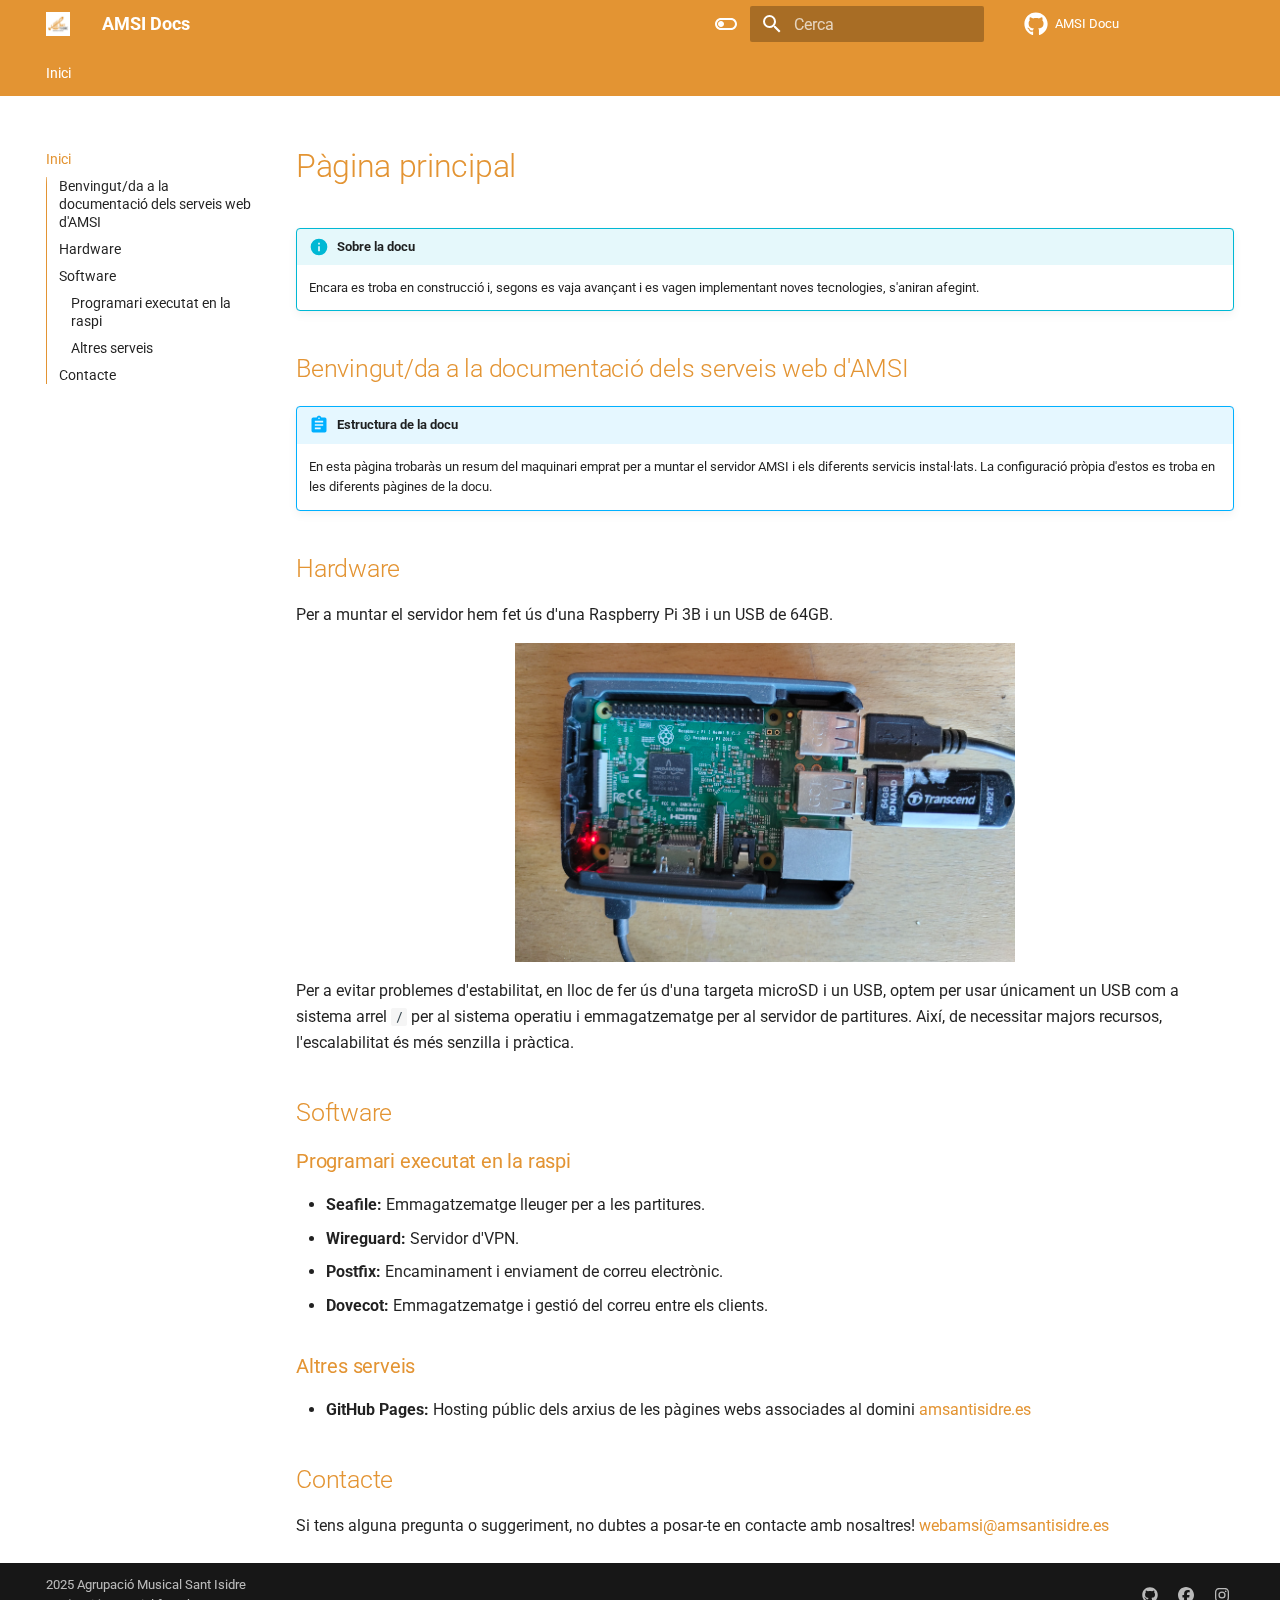
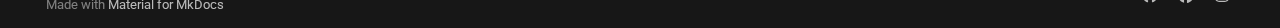
<file: index.html>
<!doctype html>
<html lang="ca" class="no-js">
  <head>
    
      <meta charset="utf-8">
      <meta name="viewport" content="width=device-width,initial-scale=1">
      
      
      
      
      
      
      <link rel="icon" href="assets/favicon.png">
      <meta name="generator" content="mkdocs-1.6.1, mkdocs-material-9.6.17">
    
    
      
        <title>AMSI Docs</title>
      
    
    
      <link rel="stylesheet" href="assets/stylesheets/main.7e37652d.min.css">
      
        
        <link rel="stylesheet" href="assets/stylesheets/palette.06af60db.min.css">
      
      


    
    
      
    
    
      
        
        
        <link rel="preconnect" href="https://fonts.gstatic.com" crossorigin>
        <link rel="stylesheet" href="https://fonts.googleapis.com/css?family=Roboto:300,300i,400,400i,700,700i%7CRoboto+Mono:400,400i,700,700i&display=fallback">
        <style>:root{--md-text-font:"Roboto";--md-code-font:"Roboto Mono"}</style>
      
    
    
      <link rel="stylesheet" href="stylesheets/extra.css">
    
    <script>__md_scope=new URL(".",location),__md_hash=e=>[...e].reduce(((e,_)=>(e<<5)-e+_.charCodeAt(0)),0),__md_get=(e,_=localStorage,t=__md_scope)=>JSON.parse(_.getItem(t.pathname+"."+e)),__md_set=(e,_,t=localStorage,a=__md_scope)=>{try{t.setItem(a.pathname+"."+e,JSON.stringify(_))}catch(e){}}</script>
    
      

    
    
    
   <link href="assets/stylesheets/glightbox.min.css" rel="stylesheet"/><style>
    html.glightbox-open { overflow: initial; height: 100%; }
    .gslide-title { margin-top: 0px; user-select: text; }
    .gslide-desc { color: #666; user-select: text; }
    .gslide-image img { background: white; }
    .gscrollbar-fixer { padding-right: 15px; }
    .gdesc-inner { font-size: 0.75rem; }
    body[data-md-color-scheme="slate"] .gdesc-inner { background: var(--md-default-bg-color);}
    body[data-md-color-scheme="slate"] .gslide-title { color: var(--md-default-fg-color);}
    body[data-md-color-scheme="slate"] .gslide-desc { color: var(--md-default-fg-color);}</style> <script src="assets/javascripts/glightbox.min.js"></script></head>
  
  
    
    
      
    
    
    
    
    <body dir="ltr" data-md-color-scheme="default" data-md-color-primary="custom" data-md-color-accent="custom">
  
    
    <input class="md-toggle" data-md-toggle="drawer" type="checkbox" id="__drawer" autocomplete="off">
    <input class="md-toggle" data-md-toggle="search" type="checkbox" id="__search" autocomplete="off">
    <label class="md-overlay" for="__drawer"></label>
    <div data-md-component="skip">
      
        
        <a href="#pagina-principal" class="md-skip">
          Salta el contingut
        </a>
      
    </div>
    <div data-md-component="announce">
      
    </div>
    
    
      

<header class="md-header" data-md-component="header">
  <nav class="md-header__inner md-grid" aria-label="Capçalera">
    <a href="." title="AMSI Docs" class="md-header__button md-logo" aria-label="AMSI Docs" data-md-component="logo">
      
  <img src="assets/logo.jpg" alt="logo">

    </a>
    <label class="md-header__button md-icon" for="__drawer">
      
      <svg xmlns="http://www.w3.org/2000/svg" viewBox="0 0 24 24"><path d="M3 6h18v2H3zm0 5h18v2H3zm0 5h18v2H3z"/></svg>
    </label>
    <div class="md-header__title" data-md-component="header-title">
      <div class="md-header__ellipsis">
        <div class="md-header__topic">
          <span class="md-ellipsis">
            AMSI Docs
          </span>
        </div>
        <div class="md-header__topic" data-md-component="header-topic">
          <span class="md-ellipsis">
            
              Inici
            
          </span>
        </div>
      </div>
    </div>
    
      
        <form class="md-header__option" data-md-component="palette">
  
    
    
    
    <input class="md-option" data-md-color-media="" data-md-color-scheme="default" data-md-color-primary="custom" data-md-color-accent="custom"  aria-label="Canvia a mode fosc"  type="radio" name="__palette" id="__palette_0">
    
      <label class="md-header__button md-icon" title="Canvia a mode fosc" for="__palette_1" hidden>
        <svg xmlns="http://www.w3.org/2000/svg" viewBox="0 0 24 24"><path d="M17 6H7c-3.31 0-6 2.69-6 6s2.69 6 6 6h10c3.31 0 6-2.69 6-6s-2.69-6-6-6m0 10H7c-2.21 0-4-1.79-4-4s1.79-4 4-4h10c2.21 0 4 1.79 4 4s-1.79 4-4 4M7 9c-1.66 0-3 1.34-3 3s1.34 3 3 3 3-1.34 3-3-1.34-3-3-3"/></svg>
      </label>
    
  
    
    
    
    <input class="md-option" data-md-color-media="" data-md-color-scheme="slate" data-md-color-primary="custom" data-md-color-accent="custom"  aria-label="Canvia a mode clar"  type="radio" name="__palette" id="__palette_1">
    
      <label class="md-header__button md-icon" title="Canvia a mode clar" for="__palette_0" hidden>
        <svg xmlns="http://www.w3.org/2000/svg" viewBox="0 0 24 24"><path d="M17 7H7a5 5 0 0 0-5 5 5 5 0 0 0 5 5h10a5 5 0 0 0 5-5 5 5 0 0 0-5-5m0 8a3 3 0 0 1-3-3 3 3 0 0 1 3-3 3 3 0 0 1 3 3 3 3 0 0 1-3 3"/></svg>
      </label>
    
  
</form>
      
    
    
      <script>var palette=__md_get("__palette");if(palette&&palette.color){if("(prefers-color-scheme)"===palette.color.media){var media=matchMedia("(prefers-color-scheme: light)"),input=document.querySelector(media.matches?"[data-md-color-media='(prefers-color-scheme: light)']":"[data-md-color-media='(prefers-color-scheme: dark)']");palette.color.media=input.getAttribute("data-md-color-media"),palette.color.scheme=input.getAttribute("data-md-color-scheme"),palette.color.primary=input.getAttribute("data-md-color-primary"),palette.color.accent=input.getAttribute("data-md-color-accent")}for(var[key,value]of Object.entries(palette.color))document.body.setAttribute("data-md-color-"+key,value)}</script>
    
    
    
      
      
        <label class="md-header__button md-icon" for="__search">
          
          <svg xmlns="http://www.w3.org/2000/svg" viewBox="0 0 24 24"><path d="M9.5 3A6.5 6.5 0 0 1 16 9.5c0 1.61-.59 3.09-1.56 4.23l.27.27h.79l5 5-1.5 1.5-5-5v-.79l-.27-.27A6.52 6.52 0 0 1 9.5 16 6.5 6.5 0 0 1 3 9.5 6.5 6.5 0 0 1 9.5 3m0 2C7 5 5 7 5 9.5S7 14 9.5 14 14 12 14 9.5 12 5 9.5 5"/></svg>
        </label>
        <div class="md-search" data-md-component="search" role="dialog">
  <label class="md-search__overlay" for="__search"></label>
  <div class="md-search__inner" role="search">
    <form class="md-search__form" name="search">
      <input type="text" class="md-search__input" name="query" aria-label="Cerca" placeholder="Cerca" autocapitalize="off" autocorrect="off" autocomplete="off" spellcheck="false" data-md-component="search-query" required>
      <label class="md-search__icon md-icon" for="__search">
        
        <svg xmlns="http://www.w3.org/2000/svg" viewBox="0 0 24 24"><path d="M9.5 3A6.5 6.5 0 0 1 16 9.5c0 1.61-.59 3.09-1.56 4.23l.27.27h.79l5 5-1.5 1.5-5-5v-.79l-.27-.27A6.52 6.52 0 0 1 9.5 16 6.5 6.5 0 0 1 3 9.5 6.5 6.5 0 0 1 9.5 3m0 2C7 5 5 7 5 9.5S7 14 9.5 14 14 12 14 9.5 12 5 9.5 5"/></svg>
        
        <svg xmlns="http://www.w3.org/2000/svg" viewBox="0 0 24 24"><path d="M20 11v2H8l5.5 5.5-1.42 1.42L4.16 12l7.92-7.92L13.5 5.5 8 11z"/></svg>
      </label>
      <nav class="md-search__options" aria-label="Cerca">
        
        <button type="reset" class="md-search__icon md-icon" title="Neteja" aria-label="Neteja" tabindex="-1">
          
          <svg xmlns="http://www.w3.org/2000/svg" viewBox="0 0 24 24"><path d="M19 6.41 17.59 5 12 10.59 6.41 5 5 6.41 10.59 12 5 17.59 6.41 19 12 13.41 17.59 19 19 17.59 13.41 12z"/></svg>
        </button>
      </nav>
      
        <div class="md-search__suggest" data-md-component="search-suggest"></div>
      
    </form>
    <div class="md-search__output">
      <div class="md-search__scrollwrap" tabindex="0" data-md-scrollfix>
        <div class="md-search-result" data-md-component="search-result">
          <div class="md-search-result__meta">
            Inicialitzant cerca
          </div>
          <ol class="md-search-result__list" role="presentation"></ol>
        </div>
      </div>
    </div>
  </div>
</div>
      
    
    
      <div class="md-header__source">
        <a href="https://github.com/amsi-dev/docu" title="Ves al repositori" class="md-source" data-md-component="source">
  <div class="md-source__icon md-icon">
    
    <svg xmlns="http://www.w3.org/2000/svg" viewBox="0 0 512 512"><!--! Font Awesome Free 7.0.0 by @fontawesome - https://fontawesome.com License - https://fontawesome.com/license/free (Icons: CC BY 4.0, Fonts: SIL OFL 1.1, Code: MIT License) Copyright 2025 Fonticons, Inc.--><path fill="currentColor" d="M173.9 397.4c0 2-2.3 3.6-5.2 3.6-3.3.3-5.6-1.3-5.6-3.6 0-2 2.3-3.6 5.2-3.6 3-.3 5.6 1.3 5.6 3.6m-31.1-4.5c-.7 2 1.3 4.3 4.3 4.9 2.6 1 5.6 0 6.2-2s-1.3-4.3-4.3-5.2c-2.6-.7-5.5.3-6.2 2.3m44.2-1.7c-2.9.7-4.9 2.6-4.6 4.9.3 2 2.9 3.3 5.9 2.6 2.9-.7 4.9-2.6 4.6-4.6-.3-1.9-3-3.2-5.9-2.9M252.8 8C114.1 8 8 113.3 8 252c0 110.9 69.8 205.8 169.5 239.2 12.8 2.3 17.3-5.6 17.3-12.1 0-6.2-.3-40.4-.3-61.4 0 0-70 15-84.7-29.8 0 0-11.4-29.1-27.8-36.6 0 0-22.9-15.7 1.6-15.4 0 0 24.9 2 38.6 25.8 21.9 38.6 58.6 27.5 72.9 20.9 2.3-16 8.8-27.1 16-33.7-55.9-6.2-112.3-14.3-112.3-110.5 0-27.5 7.6-41.3 23.6-58.9-2.6-6.5-11.1-33.3 2.6-67.9 20.9-6.5 69 27 69 27 20-5.6 41.5-8.5 62.8-8.5s42.8 2.9 62.8 8.5c0 0 48.1-33.6 69-27 13.7 34.7 5.2 61.4 2.6 67.9 16 17.7 25.8 31.5 25.8 58.9 0 96.5-58.9 104.2-114.8 110.5 9.2 7.9 17 22.9 17 46.4 0 33.7-.3 75.4-.3 83.6 0 6.5 4.6 14.4 17.3 12.1C436.2 457.8 504 362.9 504 252 504 113.3 391.5 8 252.8 8M105.2 352.9c-1.3 1-1 3.3.7 5.2 1.6 1.6 3.9 2.3 5.2 1 1.3-1 1-3.3-.7-5.2-1.6-1.6-3.9-2.3-5.2-1m-10.8-8.1c-.7 1.3.3 2.9 2.3 3.9 1.6 1 3.6.7 4.3-.7.7-1.3-.3-2.9-2.3-3.9-2-.6-3.6-.3-4.3.7m32.4 35.6c-1.6 1.3-1 4.3 1.3 6.2 2.3 2.3 5.2 2.6 6.5 1 1.3-1.3.7-4.3-1.3-6.2-2.2-2.3-5.2-2.6-6.5-1m-11.4-14.7c-1.6 1-1.6 3.6 0 5.9s4.3 3.3 5.6 2.3c1.6-1.3 1.6-3.9 0-6.2-1.4-2.3-4-3.3-5.6-2"/></svg>
  </div>
  <div class="md-source__repository">
    AMSI Docu
  </div>
</a>
      </div>
    
  </nav>
  
</header>
    
    <div class="md-container" data-md-component="container">
      
      
        
          
            
<nav class="md-tabs" aria-label="Pestanyes" data-md-component="tabs">
  <div class="md-grid">
    <ul class="md-tabs__list">
      
        
  
  
  
    
  
  
    <li class="md-tabs__item md-tabs__item--active">
      <a href="." class="md-tabs__link">
        
  
  
    
  
  Inici

      </a>
    </li>
  

      
    </ul>
  </div>
</nav>
          
        
      
      <main class="md-main" data-md-component="main">
        <div class="md-main__inner md-grid">
          
            
              
              <div class="md-sidebar md-sidebar--primary" data-md-component="sidebar" data-md-type="navigation" >
                <div class="md-sidebar__scrollwrap">
                  <div class="md-sidebar__inner">
                    


  


  

<nav class="md-nav md-nav--primary md-nav--lifted md-nav--integrated" aria-label="Navegació" data-md-level="0">
  <label class="md-nav__title" for="__drawer">
    <a href="." title="AMSI Docs" class="md-nav__button md-logo" aria-label="AMSI Docs" data-md-component="logo">
      
  <img src="assets/logo.jpg" alt="logo">

    </a>
    AMSI Docs
  </label>
  
    <div class="md-nav__source">
      <a href="https://github.com/amsi-dev/docu" title="Ves al repositori" class="md-source" data-md-component="source">
  <div class="md-source__icon md-icon">
    
    <svg xmlns="http://www.w3.org/2000/svg" viewBox="0 0 512 512"><!--! Font Awesome Free 7.0.0 by @fontawesome - https://fontawesome.com License - https://fontawesome.com/license/free (Icons: CC BY 4.0, Fonts: SIL OFL 1.1, Code: MIT License) Copyright 2025 Fonticons, Inc.--><path fill="currentColor" d="M173.9 397.4c0 2-2.3 3.6-5.2 3.6-3.3.3-5.6-1.3-5.6-3.6 0-2 2.3-3.6 5.2-3.6 3-.3 5.6 1.3 5.6 3.6m-31.1-4.5c-.7 2 1.3 4.3 4.3 4.9 2.6 1 5.6 0 6.2-2s-1.3-4.3-4.3-5.2c-2.6-.7-5.5.3-6.2 2.3m44.2-1.7c-2.9.7-4.9 2.6-4.6 4.9.3 2 2.9 3.3 5.9 2.6 2.9-.7 4.9-2.6 4.6-4.6-.3-1.9-3-3.2-5.9-2.9M252.8 8C114.1 8 8 113.3 8 252c0 110.9 69.8 205.8 169.5 239.2 12.8 2.3 17.3-5.6 17.3-12.1 0-6.2-.3-40.4-.3-61.4 0 0-70 15-84.7-29.8 0 0-11.4-29.1-27.8-36.6 0 0-22.9-15.7 1.6-15.4 0 0 24.9 2 38.6 25.8 21.9 38.6 58.6 27.5 72.9 20.9 2.3-16 8.8-27.1 16-33.7-55.9-6.2-112.3-14.3-112.3-110.5 0-27.5 7.6-41.3 23.6-58.9-2.6-6.5-11.1-33.3 2.6-67.9 20.9-6.5 69 27 69 27 20-5.6 41.5-8.5 62.8-8.5s42.8 2.9 62.8 8.5c0 0 48.1-33.6 69-27 13.7 34.7 5.2 61.4 2.6 67.9 16 17.7 25.8 31.5 25.8 58.9 0 96.5-58.9 104.2-114.8 110.5 9.2 7.9 17 22.9 17 46.4 0 33.7-.3 75.4-.3 83.6 0 6.5 4.6 14.4 17.3 12.1C436.2 457.8 504 362.9 504 252 504 113.3 391.5 8 252.8 8M105.2 352.9c-1.3 1-1 3.3.7 5.2 1.6 1.6 3.9 2.3 5.2 1 1.3-1 1-3.3-.7-5.2-1.6-1.6-3.9-2.3-5.2-1m-10.8-8.1c-.7 1.3.3 2.9 2.3 3.9 1.6 1 3.6.7 4.3-.7.7-1.3-.3-2.9-2.3-3.9-2-.6-3.6-.3-4.3.7m32.4 35.6c-1.6 1.3-1 4.3 1.3 6.2 2.3 2.3 5.2 2.6 6.5 1 1.3-1.3.7-4.3-1.3-6.2-2.2-2.3-5.2-2.6-6.5-1m-11.4-14.7c-1.6 1-1.6 3.6 0 5.9s4.3 3.3 5.6 2.3c1.6-1.3 1.6-3.9 0-6.2-1.4-2.3-4-3.3-5.6-2"/></svg>
  </div>
  <div class="md-source__repository">
    AMSI Docu
  </div>
</a>
    </div>
  
  <ul class="md-nav__list" data-md-scrollfix>
    
      
      
  
  
    
  
  
  
    <li class="md-nav__item md-nav__item--active">
      
      <input class="md-nav__toggle md-toggle" type="checkbox" id="__toc">
      
      
        
      
      
        <label class="md-nav__link md-nav__link--active" for="__toc">
          
  
  
  <span class="md-ellipsis">
    Inici
    
  </span>
  

          <span class="md-nav__icon md-icon"></span>
        </label>
      
      <a href="." class="md-nav__link md-nav__link--active">
        
  
  
  <span class="md-ellipsis">
    Inici
    
  </span>
  

      </a>
      
        

<nav class="md-nav md-nav--secondary" aria-label="Taula de continguts">
  
  
  
    
  
  
    <label class="md-nav__title" for="__toc">
      <span class="md-nav__icon md-icon"></span>
      Taula de continguts
    </label>
    <ul class="md-nav__list" data-md-component="toc" data-md-scrollfix>
      
        <li class="md-nav__item">
  <a href="#benvingutda-a-la-documentacio-dels-serveis-web-damsi" class="md-nav__link">
    <span class="md-ellipsis">
      Benvingut/da a la documentació dels serveis web d'AMSI
    </span>
  </a>
  
</li>
      
        <li class="md-nav__item">
  <a href="#hardware" class="md-nav__link">
    <span class="md-ellipsis">
      Hardware
    </span>
  </a>
  
</li>
      
        <li class="md-nav__item">
  <a href="#software" class="md-nav__link">
    <span class="md-ellipsis">
      Software
    </span>
  </a>
  
    <nav class="md-nav" aria-label="Software">
      <ul class="md-nav__list">
        
          <li class="md-nav__item">
  <a href="#programari-executat-en-la-raspi" class="md-nav__link">
    <span class="md-ellipsis">
      Programari executat en la raspi
    </span>
  </a>
  
</li>
        
          <li class="md-nav__item">
  <a href="#altres-serveis" class="md-nav__link">
    <span class="md-ellipsis">
      Altres serveis
    </span>
  </a>
  
</li>
        
      </ul>
    </nav>
  
</li>
      
        <li class="md-nav__item">
  <a href="#contacte" class="md-nav__link">
    <span class="md-ellipsis">
      Contacte
    </span>
  </a>
  
</li>
      
    </ul>
  
</nav>
      
    </li>
  

    
  </ul>
</nav>
                  </div>
                </div>
              </div>
            
            
          
          
            <div class="md-content" data-md-component="content">
              <article class="md-content__inner md-typeset">
                
                  


  
  


<h1 id="pagina-principal"><a class="toclink" href="#pagina-principal">Pàgina principal</a><a class="headerlink" href="#pagina-principal" title="Permanent link">&para;</a></h1>
<div class="admonition info end">
<p class="admonition-title">Sobre la docu</p>
<p>Encara es troba en construcció i, segons es vaja avançant i es vagen implementant noves tecnologies, s'aniran afegint.</p>
</div>
<h2 id="benvingutda-a-la-documentacio-dels-serveis-web-damsi"><a class="toclink" href="#benvingutda-a-la-documentacio-dels-serveis-web-damsi">Benvingut/da a la documentació dels serveis web d'AMSI</a><a class="headerlink" href="#benvingutda-a-la-documentacio-dels-serveis-web-damsi" title="Permanent link">&para;</a></h2>
<div class="admonition abstract end">
<p class="admonition-title">Estructura de la docu</p>
<p>En esta pàgina trobaràs un resum del maquinari emprat per a muntar el servidor AMSI i els diferents servicis instal·lats. La configuració pròpia d'estos es troba en les diferents pàgines de la docu. </p>
</div>
<h2 id="hardware"><a class="toclink" href="#hardware">Hardware</a><a class="headerlink" href="#hardware" title="Permanent link">&para;</a></h2>
<p>Per a muntar el servidor hem fet ús d'una Raspberry Pi 3B i un USB de 64GB.</p>
<figure>
  <a class="glightbox" href="assets/img/rpi3B.jpg" data-type="image" data-width="auto" data-height="auto" data-desc-position="bottom"><img alt="RPI_3B" src="assets/img/rpi3B.jpg" width="500" /></a>
</figure>
<p>Per a evitar problemes d'estabilitat, en lloc de fer ús d'una targeta microSD i un USB, optem per usar únicament un USB com a sistema arrel <code>/</code> per al sistema operatiu i emmagatzematge per al servidor de partitures. Així, de necessitar majors recursos, l'escalabilitat és més senzilla i pràctica.</p>
<h2 id="software"><a class="toclink" href="#software">Software</a><a class="headerlink" href="#software" title="Permanent link">&para;</a></h2>
<h3 id="programari-executat-en-la-raspi"><a class="toclink" href="#programari-executat-en-la-raspi">Programari executat en la raspi</a><a class="headerlink" href="#programari-executat-en-la-raspi" title="Permanent link">&para;</a></h3>
<ul>
<li><strong>Seafile:</strong> Emmagatzematge lleuger per a les partitures.</li>
<li><strong>Wireguard:</strong> Servidor d'VPN.</li>
<li><strong>Postfix:</strong> Encaminament i enviament de correu electrònic.</li>
<li><strong>Dovecot:</strong> Emmagatzematge i gestió del correu entre els clients.</li>
</ul>
<h3 id="altres-serveis"><a class="toclink" href="#altres-serveis">Altres serveis</a><a class="headerlink" href="#altres-serveis" title="Permanent link">&para;</a></h3>
<ul>
<li><strong>GitHub Pages:</strong> Hosting públic dels arxius de les pàgines webs associades al domini <a href="https://amsantisidre.es">amsantisidre.es</a></li>
</ul>
<h2 id="contacte"><a class="toclink" href="#contacte">Contacte</a><a class="headerlink" href="#contacte" title="Permanent link">&para;</a></h2>
<p>Si tens alguna pregunta o suggeriment, no dubtes a posar-te en contacte amb nosaltres! <a href="mailto://webamsi@amsantisidre.es">webamsi@amsantisidre.es</a></p>












                
              </article>
            </div>
          
          
  <script>var tabs=__md_get("__tabs");if(Array.isArray(tabs))e:for(var set of document.querySelectorAll(".tabbed-set")){var labels=set.querySelector(".tabbed-labels");for(var tab of tabs)for(var label of labels.getElementsByTagName("label"))if(label.innerText.trim()===tab){var input=document.getElementById(label.htmlFor);input.checked=!0;continue e}}</script>

<script>var target=document.getElementById(location.hash.slice(1));target&&target.name&&(target.checked=target.name.startsWith("__tabbed_"))</script>
        </div>
        
          <button type="button" class="md-top md-icon" data-md-component="top" hidden>
  
  <svg xmlns="http://www.w3.org/2000/svg" viewBox="0 0 24 24"><path d="M13 20h-2V8l-5.5 5.5-1.42-1.42L12 4.16l7.92 7.92-1.42 1.42L13 8z"/></svg>
  Torna a l'inici
</button>
        
      </main>
      
        <footer class="md-footer">
  
  <div class="md-footer-meta md-typeset">
    <div class="md-footer-meta__inner md-grid">
      <div class="md-copyright">
  
    <div class="md-copyright__highlight">
      2025 <a href="https://amsantisidre.es" target="_blank" rel="noopener">Agrupació Musical Sant Isidre</a>
    </div>
  
  
    Made with
    <a href="https://squidfunk.github.io/mkdocs-material/" target="_blank" rel="noopener">
      Material for MkDocs
    </a>
  
</div>
      
        <div class="md-social">
  
    
    
    
    
      
      
    
    <a href="https://github.com/amsi-dev" target="_blank" rel="noopener" title="github.com" class="md-social__link">
      <svg xmlns="http://www.w3.org/2000/svg" viewBox="0 0 512 512"><!--! Font Awesome Free 7.0.0 by @fontawesome - https://fontawesome.com License - https://fontawesome.com/license/free (Icons: CC BY 4.0, Fonts: SIL OFL 1.1, Code: MIT License) Copyright 2025 Fonticons, Inc.--><path fill="currentColor" d="M173.9 397.4c0 2-2.3 3.6-5.2 3.6-3.3.3-5.6-1.3-5.6-3.6 0-2 2.3-3.6 5.2-3.6 3-.3 5.6 1.3 5.6 3.6m-31.1-4.5c-.7 2 1.3 4.3 4.3 4.9 2.6 1 5.6 0 6.2-2s-1.3-4.3-4.3-5.2c-2.6-.7-5.5.3-6.2 2.3m44.2-1.7c-2.9.7-4.9 2.6-4.6 4.9.3 2 2.9 3.3 5.9 2.6 2.9-.7 4.9-2.6 4.6-4.6-.3-1.9-3-3.2-5.9-2.9M252.8 8C114.1 8 8 113.3 8 252c0 110.9 69.8 205.8 169.5 239.2 12.8 2.3 17.3-5.6 17.3-12.1 0-6.2-.3-40.4-.3-61.4 0 0-70 15-84.7-29.8 0 0-11.4-29.1-27.8-36.6 0 0-22.9-15.7 1.6-15.4 0 0 24.9 2 38.6 25.8 21.9 38.6 58.6 27.5 72.9 20.9 2.3-16 8.8-27.1 16-33.7-55.9-6.2-112.3-14.3-112.3-110.5 0-27.5 7.6-41.3 23.6-58.9-2.6-6.5-11.1-33.3 2.6-67.9 20.9-6.5 69 27 69 27 20-5.6 41.5-8.5 62.8-8.5s42.8 2.9 62.8 8.5c0 0 48.1-33.6 69-27 13.7 34.7 5.2 61.4 2.6 67.9 16 17.7 25.8 31.5 25.8 58.9 0 96.5-58.9 104.2-114.8 110.5 9.2 7.9 17 22.9 17 46.4 0 33.7-.3 75.4-.3 83.6 0 6.5 4.6 14.4 17.3 12.1C436.2 457.8 504 362.9 504 252 504 113.3 391.5 8 252.8 8M105.2 352.9c-1.3 1-1 3.3.7 5.2 1.6 1.6 3.9 2.3 5.2 1 1.3-1 1-3.3-.7-5.2-1.6-1.6-3.9-2.3-5.2-1m-10.8-8.1c-.7 1.3.3 2.9 2.3 3.9 1.6 1 3.6.7 4.3-.7.7-1.3-.3-2.9-2.3-3.9-2-.6-3.6-.3-4.3.7m32.4 35.6c-1.6 1.3-1 4.3 1.3 6.2 2.3 2.3 5.2 2.6 6.5 1 1.3-1.3.7-4.3-1.3-6.2-2.2-2.3-5.2-2.6-6.5-1m-11.4-14.7c-1.6 1-1.6 3.6 0 5.9s4.3 3.3 5.6 2.3c1.6-1.3 1.6-3.9 0-6.2-1.4-2.3-4-3.3-5.6-2"/></svg>
    </a>
  
    
    
    
    
      
      
    
    <a href="https://www.facebook.com/profile.php?id=100010748358011" target="_blank" rel="noopener" title="www.facebook.com" class="md-social__link">
      <svg xmlns="http://www.w3.org/2000/svg" viewBox="0 0 512 512"><!--! Font Awesome Free 7.0.0 by @fontawesome - https://fontawesome.com License - https://fontawesome.com/license/free (Icons: CC BY 4.0, Fonts: SIL OFL 1.1, Code: MIT License) Copyright 2025 Fonticons, Inc.--><path fill="currentColor" d="M512 256C512 114.6 397.4 0 256 0S0 114.6 0 256c0 120 82.7 220.8 194.2 248.5V334.2h-52.8V256h52.8v-33.7c0-87.1 39.4-127.5 125-127.5 16.2 0 44.2 3.2 55.7 6.4V172c-6-.6-16.5-1-29.6-1-42 0-58.2 15.9-58.2 57.2V256h83.6l-14.4 78.2H287v175.9C413.8 494.8 512 386.9 512 256"/></svg>
    </a>
  
    
    
    
    
      
      
    
    <a href="https://www.instagram.com/amsantisidre/" target="_blank" rel="noopener" title="www.instagram.com" class="md-social__link">
      <svg xmlns="http://www.w3.org/2000/svg" viewBox="0 0 448 512"><!--! Font Awesome Free 7.0.0 by @fontawesome - https://fontawesome.com License - https://fontawesome.com/license/free (Icons: CC BY 4.0, Fonts: SIL OFL 1.1, Code: MIT License) Copyright 2025 Fonticons, Inc.--><path fill="currentColor" d="M224.3 141a115 115 0 1 0-.6 230 115 115 0 1 0 .6-230m-.6 40.4a74.6 74.6 0 1 1 .6 149.2 74.6 74.6 0 1 1-.6-149.2m93.4-45.1a26.8 26.8 0 1 1 53.6 0 26.8 26.8 0 1 1-53.6 0m129.7 27.2c-1.7-35.9-9.9-67.7-36.2-93.9-26.2-26.2-58-34.4-93.9-36.2-37-2.1-147.9-2.1-184.9 0-35.8 1.7-67.6 9.9-93.9 36.1s-34.4 58-36.2 93.9c-2.1 37-2.1 147.9 0 184.9 1.7 35.9 9.9 67.7 36.2 93.9s58 34.4 93.9 36.2c37 2.1 147.9 2.1 184.9 0 35.9-1.7 67.7-9.9 93.9-36.2 26.2-26.2 34.4-58 36.2-93.9 2.1-37 2.1-147.8 0-184.8M399 388c-7.8 19.6-22.9 34.7-42.6 42.6-29.5 11.7-99.5 9-132.1 9s-102.7 2.6-132.1-9c-19.6-7.8-34.7-22.9-42.6-42.6-11.7-29.5-9-99.5-9-132.1s-2.6-102.7 9-132.1c7.8-19.6 22.9-34.7 42.6-42.6 29.5-11.7 99.5-9 132.1-9s102.7-2.6 132.1 9c19.6 7.8 34.7 22.9 42.6 42.6 11.7 29.5 9 99.5 9 132.1s2.7 102.7-9 132.1"/></svg>
    </a>
  
</div>
      
    </div>
  </div>
</footer>
      
    </div>
    <div class="md-dialog" data-md-component="dialog">
      <div class="md-dialog__inner md-typeset"></div>
    </div>
    
    
    
      
      <script id="__config" type="application/json">{"base": ".", "features": ["navigation.tabs", "navigation.sections", "toc.integrate", "navigation.top", "search.suggest", "search.highlight", "content.tabs.link", "content.code.annotation", "content.code.copy"], "search": "assets/javascripts/workers/search.973d3a69.min.js", "tags": null, "translations": {"clipboard.copied": "Copiat al porta-retalls", "clipboard.copy": "C\u00f2pia al porta-retalls", "search.result.more.one": "1 m\u00e9s en aquesta p\u00e0gina", "search.result.more.other": "# m\u00e9s en aquesta p\u00e0gina", "search.result.none": "Cap document coincideix", "search.result.one": "1 document coincident", "search.result.other": "# documents coincidents", "search.result.placeholder": "Escriu per a comen\u00e7ar a cercar", "search.result.term.missing": "Desaparegut", "select.version": "Selecciona la versi\u00f3"}, "version": null}</script>
    
    
      <script src="assets/javascripts/bundle.92b07e13.min.js"></script>
      
    
  <script id="init-glightbox">const lightbox = GLightbox({"touchNavigation": true, "loop": false, "zoomable": true, "draggable": true, "openEffect": "zoom", "closeEffect": "zoom", "slideEffect": "slide"});
document$.subscribe(() => { lightbox.reload() });
</script></body>
</html>
</file>
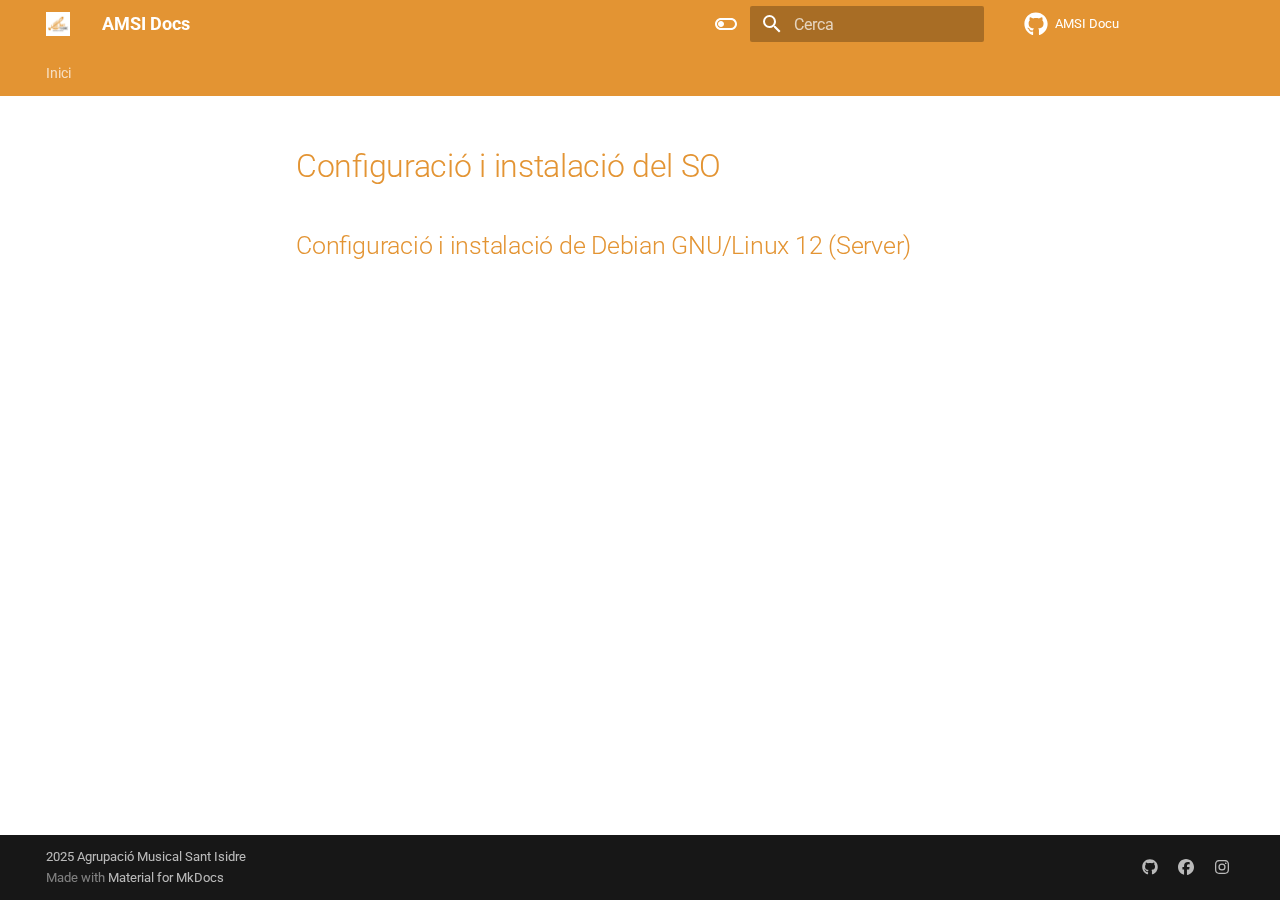
<file: conf_insta_SO/index.html>
<!doctype html>
<html lang="ca" class="no-js">
  <head>
    
      <meta charset="utf-8">
      <meta name="viewport" content="width=device-width,initial-scale=1">
      
      
      
      
      
      
      <link rel="icon" href="../assets/favicon.png">
      <meta name="generator" content="mkdocs-1.6.1, mkdocs-material-9.6.17">
    
    
      
        <title>Configuració i instalació del SO - AMSI Docs</title>
      
    
    
      <link rel="stylesheet" href="../assets/stylesheets/main.7e37652d.min.css">
      
        
        <link rel="stylesheet" href="../assets/stylesheets/palette.06af60db.min.css">
      
      


    
    
      
    
    
      
        
        
        <link rel="preconnect" href="https://fonts.gstatic.com" crossorigin>
        <link rel="stylesheet" href="https://fonts.googleapis.com/css?family=Roboto:300,300i,400,400i,700,700i%7CRoboto+Mono:400,400i,700,700i&display=fallback">
        <style>:root{--md-text-font:"Roboto";--md-code-font:"Roboto Mono"}</style>
      
    
    
      <link rel="stylesheet" href="../stylesheets/extra.css">
    
    <script>__md_scope=new URL("..",location),__md_hash=e=>[...e].reduce(((e,_)=>(e<<5)-e+_.charCodeAt(0)),0),__md_get=(e,_=localStorage,t=__md_scope)=>JSON.parse(_.getItem(t.pathname+"."+e)),__md_set=(e,_,t=localStorage,a=__md_scope)=>{try{t.setItem(a.pathname+"."+e,JSON.stringify(_))}catch(e){}}</script>
    
      

    
    
    
   <link href="../assets/stylesheets/glightbox.min.css" rel="stylesheet"/><style>
    html.glightbox-open { overflow: initial; height: 100%; }
    .gslide-title { margin-top: 0px; user-select: text; }
    .gslide-desc { color: #666; user-select: text; }
    .gslide-image img { background: white; }
    .gscrollbar-fixer { padding-right: 15px; }
    .gdesc-inner { font-size: 0.75rem; }
    body[data-md-color-scheme="slate"] .gdesc-inner { background: var(--md-default-bg-color);}
    body[data-md-color-scheme="slate"] .gslide-title { color: var(--md-default-fg-color);}
    body[data-md-color-scheme="slate"] .gslide-desc { color: var(--md-default-fg-color);}</style> <script src="../assets/javascripts/glightbox.min.js"></script></head>
  
  
    
    
      
    
    
    
    
    <body dir="ltr" data-md-color-scheme="default" data-md-color-primary="custom" data-md-color-accent="custom">
  
    
    <input class="md-toggle" data-md-toggle="drawer" type="checkbox" id="__drawer" autocomplete="off">
    <input class="md-toggle" data-md-toggle="search" type="checkbox" id="__search" autocomplete="off">
    <label class="md-overlay" for="__drawer"></label>
    <div data-md-component="skip">
      
        
        <a href="#configuracio-i-instalacio-del-so" class="md-skip">
          Salta el contingut
        </a>
      
    </div>
    <div data-md-component="announce">
      
    </div>
    
    
      

<header class="md-header" data-md-component="header">
  <nav class="md-header__inner md-grid" aria-label="Capçalera">
    <a href=".." title="AMSI Docs" class="md-header__button md-logo" aria-label="AMSI Docs" data-md-component="logo">
      
  <img src="../assets/logo.jpg" alt="logo">

    </a>
    <label class="md-header__button md-icon" for="__drawer">
      
      <svg xmlns="http://www.w3.org/2000/svg" viewBox="0 0 24 24"><path d="M3 6h18v2H3zm0 5h18v2H3zm0 5h18v2H3z"/></svg>
    </label>
    <div class="md-header__title" data-md-component="header-title">
      <div class="md-header__ellipsis">
        <div class="md-header__topic">
          <span class="md-ellipsis">
            AMSI Docs
          </span>
        </div>
        <div class="md-header__topic" data-md-component="header-topic">
          <span class="md-ellipsis">
            
              Configuració i instalació del SO
            
          </span>
        </div>
      </div>
    </div>
    
      
        <form class="md-header__option" data-md-component="palette">
  
    
    
    
    <input class="md-option" data-md-color-media="" data-md-color-scheme="default" data-md-color-primary="custom" data-md-color-accent="custom"  aria-label="Canvia a mode fosc"  type="radio" name="__palette" id="__palette_0">
    
      <label class="md-header__button md-icon" title="Canvia a mode fosc" for="__palette_1" hidden>
        <svg xmlns="http://www.w3.org/2000/svg" viewBox="0 0 24 24"><path d="M17 6H7c-3.31 0-6 2.69-6 6s2.69 6 6 6h10c3.31 0 6-2.69 6-6s-2.69-6-6-6m0 10H7c-2.21 0-4-1.79-4-4s1.79-4 4-4h10c2.21 0 4 1.79 4 4s-1.79 4-4 4M7 9c-1.66 0-3 1.34-3 3s1.34 3 3 3 3-1.34 3-3-1.34-3-3-3"/></svg>
      </label>
    
  
    
    
    
    <input class="md-option" data-md-color-media="" data-md-color-scheme="slate" data-md-color-primary="custom" data-md-color-accent="custom"  aria-label="Canvia a mode clar"  type="radio" name="__palette" id="__palette_1">
    
      <label class="md-header__button md-icon" title="Canvia a mode clar" for="__palette_0" hidden>
        <svg xmlns="http://www.w3.org/2000/svg" viewBox="0 0 24 24"><path d="M17 7H7a5 5 0 0 0-5 5 5 5 0 0 0 5 5h10a5 5 0 0 0 5-5 5 5 0 0 0-5-5m0 8a3 3 0 0 1-3-3 3 3 0 0 1 3-3 3 3 0 0 1 3 3 3 3 0 0 1-3 3"/></svg>
      </label>
    
  
</form>
      
    
    
      <script>var palette=__md_get("__palette");if(palette&&palette.color){if("(prefers-color-scheme)"===palette.color.media){var media=matchMedia("(prefers-color-scheme: light)"),input=document.querySelector(media.matches?"[data-md-color-media='(prefers-color-scheme: light)']":"[data-md-color-media='(prefers-color-scheme: dark)']");palette.color.media=input.getAttribute("data-md-color-media"),palette.color.scheme=input.getAttribute("data-md-color-scheme"),palette.color.primary=input.getAttribute("data-md-color-primary"),palette.color.accent=input.getAttribute("data-md-color-accent")}for(var[key,value]of Object.entries(palette.color))document.body.setAttribute("data-md-color-"+key,value)}</script>
    
    
    
      
      
        <label class="md-header__button md-icon" for="__search">
          
          <svg xmlns="http://www.w3.org/2000/svg" viewBox="0 0 24 24"><path d="M9.5 3A6.5 6.5 0 0 1 16 9.5c0 1.61-.59 3.09-1.56 4.23l.27.27h.79l5 5-1.5 1.5-5-5v-.79l-.27-.27A6.52 6.52 0 0 1 9.5 16 6.5 6.5 0 0 1 3 9.5 6.5 6.5 0 0 1 9.5 3m0 2C7 5 5 7 5 9.5S7 14 9.5 14 14 12 14 9.5 12 5 9.5 5"/></svg>
        </label>
        <div class="md-search" data-md-component="search" role="dialog">
  <label class="md-search__overlay" for="__search"></label>
  <div class="md-search__inner" role="search">
    <form class="md-search__form" name="search">
      <input type="text" class="md-search__input" name="query" aria-label="Cerca" placeholder="Cerca" autocapitalize="off" autocorrect="off" autocomplete="off" spellcheck="false" data-md-component="search-query" required>
      <label class="md-search__icon md-icon" for="__search">
        
        <svg xmlns="http://www.w3.org/2000/svg" viewBox="0 0 24 24"><path d="M9.5 3A6.5 6.5 0 0 1 16 9.5c0 1.61-.59 3.09-1.56 4.23l.27.27h.79l5 5-1.5 1.5-5-5v-.79l-.27-.27A6.52 6.52 0 0 1 9.5 16 6.5 6.5 0 0 1 3 9.5 6.5 6.5 0 0 1 9.5 3m0 2C7 5 5 7 5 9.5S7 14 9.5 14 14 12 14 9.5 12 5 9.5 5"/></svg>
        
        <svg xmlns="http://www.w3.org/2000/svg" viewBox="0 0 24 24"><path d="M20 11v2H8l5.5 5.5-1.42 1.42L4.16 12l7.92-7.92L13.5 5.5 8 11z"/></svg>
      </label>
      <nav class="md-search__options" aria-label="Cerca">
        
        <button type="reset" class="md-search__icon md-icon" title="Neteja" aria-label="Neteja" tabindex="-1">
          
          <svg xmlns="http://www.w3.org/2000/svg" viewBox="0 0 24 24"><path d="M19 6.41 17.59 5 12 10.59 6.41 5 5 6.41 10.59 12 5 17.59 6.41 19 12 13.41 17.59 19 19 17.59 13.41 12z"/></svg>
        </button>
      </nav>
      
        <div class="md-search__suggest" data-md-component="search-suggest"></div>
      
    </form>
    <div class="md-search__output">
      <div class="md-search__scrollwrap" tabindex="0" data-md-scrollfix>
        <div class="md-search-result" data-md-component="search-result">
          <div class="md-search-result__meta">
            Inicialitzant cerca
          </div>
          <ol class="md-search-result__list" role="presentation"></ol>
        </div>
      </div>
    </div>
  </div>
</div>
      
    
    
      <div class="md-header__source">
        <a href="https://github.com/amsi-dev/docu" title="Ves al repositori" class="md-source" data-md-component="source">
  <div class="md-source__icon md-icon">
    
    <svg xmlns="http://www.w3.org/2000/svg" viewBox="0 0 512 512"><!--! Font Awesome Free 7.0.0 by @fontawesome - https://fontawesome.com License - https://fontawesome.com/license/free (Icons: CC BY 4.0, Fonts: SIL OFL 1.1, Code: MIT License) Copyright 2025 Fonticons, Inc.--><path fill="currentColor" d="M173.9 397.4c0 2-2.3 3.6-5.2 3.6-3.3.3-5.6-1.3-5.6-3.6 0-2 2.3-3.6 5.2-3.6 3-.3 5.6 1.3 5.6 3.6m-31.1-4.5c-.7 2 1.3 4.3 4.3 4.9 2.6 1 5.6 0 6.2-2s-1.3-4.3-4.3-5.2c-2.6-.7-5.5.3-6.2 2.3m44.2-1.7c-2.9.7-4.9 2.6-4.6 4.9.3 2 2.9 3.3 5.9 2.6 2.9-.7 4.9-2.6 4.6-4.6-.3-1.9-3-3.2-5.9-2.9M252.8 8C114.1 8 8 113.3 8 252c0 110.9 69.8 205.8 169.5 239.2 12.8 2.3 17.3-5.6 17.3-12.1 0-6.2-.3-40.4-.3-61.4 0 0-70 15-84.7-29.8 0 0-11.4-29.1-27.8-36.6 0 0-22.9-15.7 1.6-15.4 0 0 24.9 2 38.6 25.8 21.9 38.6 58.6 27.5 72.9 20.9 2.3-16 8.8-27.1 16-33.7-55.9-6.2-112.3-14.3-112.3-110.5 0-27.5 7.6-41.3 23.6-58.9-2.6-6.5-11.1-33.3 2.6-67.9 20.9-6.5 69 27 69 27 20-5.6 41.5-8.5 62.8-8.5s42.8 2.9 62.8 8.5c0 0 48.1-33.6 69-27 13.7 34.7 5.2 61.4 2.6 67.9 16 17.7 25.8 31.5 25.8 58.9 0 96.5-58.9 104.2-114.8 110.5 9.2 7.9 17 22.9 17 46.4 0 33.7-.3 75.4-.3 83.6 0 6.5 4.6 14.4 17.3 12.1C436.2 457.8 504 362.9 504 252 504 113.3 391.5 8 252.8 8M105.2 352.9c-1.3 1-1 3.3.7 5.2 1.6 1.6 3.9 2.3 5.2 1 1.3-1 1-3.3-.7-5.2-1.6-1.6-3.9-2.3-5.2-1m-10.8-8.1c-.7 1.3.3 2.9 2.3 3.9 1.6 1 3.6.7 4.3-.7.7-1.3-.3-2.9-2.3-3.9-2-.6-3.6-.3-4.3.7m32.4 35.6c-1.6 1.3-1 4.3 1.3 6.2 2.3 2.3 5.2 2.6 6.5 1 1.3-1.3.7-4.3-1.3-6.2-2.2-2.3-5.2-2.6-6.5-1m-11.4-14.7c-1.6 1-1.6 3.6 0 5.9s4.3 3.3 5.6 2.3c1.6-1.3 1.6-3.9 0-6.2-1.4-2.3-4-3.3-5.6-2"/></svg>
  </div>
  <div class="md-source__repository">
    AMSI Docu
  </div>
</a>
      </div>
    
  </nav>
  
</header>
    
    <div class="md-container" data-md-component="container">
      
      
        
          
            
<nav class="md-tabs" aria-label="Pestanyes" data-md-component="tabs">
  <div class="md-grid">
    <ul class="md-tabs__list">
      
        
  
  
  
  
    <li class="md-tabs__item">
      <a href=".." class="md-tabs__link">
        
  
  
    
  
  Inici

      </a>
    </li>
  

      
    </ul>
  </div>
</nav>
          
        
      
      <main class="md-main" data-md-component="main">
        <div class="md-main__inner md-grid">
          
            
              
              <div class="md-sidebar md-sidebar--primary" data-md-component="sidebar" data-md-type="navigation" >
                <div class="md-sidebar__scrollwrap">
                  <div class="md-sidebar__inner">
                    


  


  

<nav class="md-nav md-nav--primary md-nav--lifted md-nav--integrated" aria-label="Navegació" data-md-level="0">
  <label class="md-nav__title" for="__drawer">
    <a href=".." title="AMSI Docs" class="md-nav__button md-logo" aria-label="AMSI Docs" data-md-component="logo">
      
  <img src="../assets/logo.jpg" alt="logo">

    </a>
    AMSI Docs
  </label>
  
    <div class="md-nav__source">
      <a href="https://github.com/amsi-dev/docu" title="Ves al repositori" class="md-source" data-md-component="source">
  <div class="md-source__icon md-icon">
    
    <svg xmlns="http://www.w3.org/2000/svg" viewBox="0 0 512 512"><!--! Font Awesome Free 7.0.0 by @fontawesome - https://fontawesome.com License - https://fontawesome.com/license/free (Icons: CC BY 4.0, Fonts: SIL OFL 1.1, Code: MIT License) Copyright 2025 Fonticons, Inc.--><path fill="currentColor" d="M173.9 397.4c0 2-2.3 3.6-5.2 3.6-3.3.3-5.6-1.3-5.6-3.6 0-2 2.3-3.6 5.2-3.6 3-.3 5.6 1.3 5.6 3.6m-31.1-4.5c-.7 2 1.3 4.3 4.3 4.9 2.6 1 5.6 0 6.2-2s-1.3-4.3-4.3-5.2c-2.6-.7-5.5.3-6.2 2.3m44.2-1.7c-2.9.7-4.9 2.6-4.6 4.9.3 2 2.9 3.3 5.9 2.6 2.9-.7 4.9-2.6 4.6-4.6-.3-1.9-3-3.2-5.9-2.9M252.8 8C114.1 8 8 113.3 8 252c0 110.9 69.8 205.8 169.5 239.2 12.8 2.3 17.3-5.6 17.3-12.1 0-6.2-.3-40.4-.3-61.4 0 0-70 15-84.7-29.8 0 0-11.4-29.1-27.8-36.6 0 0-22.9-15.7 1.6-15.4 0 0 24.9 2 38.6 25.8 21.9 38.6 58.6 27.5 72.9 20.9 2.3-16 8.8-27.1 16-33.7-55.9-6.2-112.3-14.3-112.3-110.5 0-27.5 7.6-41.3 23.6-58.9-2.6-6.5-11.1-33.3 2.6-67.9 20.9-6.5 69 27 69 27 20-5.6 41.5-8.5 62.8-8.5s42.8 2.9 62.8 8.5c0 0 48.1-33.6 69-27 13.7 34.7 5.2 61.4 2.6 67.9 16 17.7 25.8 31.5 25.8 58.9 0 96.5-58.9 104.2-114.8 110.5 9.2 7.9 17 22.9 17 46.4 0 33.7-.3 75.4-.3 83.6 0 6.5 4.6 14.4 17.3 12.1C436.2 457.8 504 362.9 504 252 504 113.3 391.5 8 252.8 8M105.2 352.9c-1.3 1-1 3.3.7 5.2 1.6 1.6 3.9 2.3 5.2 1 1.3-1 1-3.3-.7-5.2-1.6-1.6-3.9-2.3-5.2-1m-10.8-8.1c-.7 1.3.3 2.9 2.3 3.9 1.6 1 3.6.7 4.3-.7.7-1.3-.3-2.9-2.3-3.9-2-.6-3.6-.3-4.3.7m32.4 35.6c-1.6 1.3-1 4.3 1.3 6.2 2.3 2.3 5.2 2.6 6.5 1 1.3-1.3.7-4.3-1.3-6.2-2.2-2.3-5.2-2.6-6.5-1m-11.4-14.7c-1.6 1-1.6 3.6 0 5.9s4.3 3.3 5.6 2.3c1.6-1.3 1.6-3.9 0-6.2-1.4-2.3-4-3.3-5.6-2"/></svg>
  </div>
  <div class="md-source__repository">
    AMSI Docu
  </div>
</a>
    </div>
  
  <ul class="md-nav__list" data-md-scrollfix>
    
      
      
  
  
  
  
    <li class="md-nav__item">
      <a href=".." class="md-nav__link">
        
  
  
  <span class="md-ellipsis">
    Inici
    
  </span>
  

      </a>
    </li>
  

    
  </ul>
</nav>
                  </div>
                </div>
              </div>
            
            
          
          
            <div class="md-content" data-md-component="content">
              <article class="md-content__inner md-typeset">
                
                  


  
  


<h1 id="configuracio-i-instalacio-del-so"><a class="toclink" href="#configuracio-i-instalacio-del-so">Configuració i instalació del SO</a><a class="headerlink" href="#configuracio-i-instalacio-del-so" title="Permanent link">&para;</a></h1>
<h2 id="configuracio-i-instalacio-de-debian-gnulinux-12-server"><a class="toclink" href="#configuracio-i-instalacio-de-debian-gnulinux-12-server">Configuració i instalació de Debian GNU/Linux 12 (Server)</a><a class="headerlink" href="#configuracio-i-instalacio-de-debian-gnulinux-12-server" title="Permanent link">&para;</a></h2>












                
              </article>
            </div>
          
          
  <script>var tabs=__md_get("__tabs");if(Array.isArray(tabs))e:for(var set of document.querySelectorAll(".tabbed-set")){var labels=set.querySelector(".tabbed-labels");for(var tab of tabs)for(var label of labels.getElementsByTagName("label"))if(label.innerText.trim()===tab){var input=document.getElementById(label.htmlFor);input.checked=!0;continue e}}</script>

<script>var target=document.getElementById(location.hash.slice(1));target&&target.name&&(target.checked=target.name.startsWith("__tabbed_"))</script>
        </div>
        
          <button type="button" class="md-top md-icon" data-md-component="top" hidden>
  
  <svg xmlns="http://www.w3.org/2000/svg" viewBox="0 0 24 24"><path d="M13 20h-2V8l-5.5 5.5-1.42-1.42L12 4.16l7.92 7.92-1.42 1.42L13 8z"/></svg>
  Torna a l'inici
</button>
        
      </main>
      
        <footer class="md-footer">
  
  <div class="md-footer-meta md-typeset">
    <div class="md-footer-meta__inner md-grid">
      <div class="md-copyright">
  
    <div class="md-copyright__highlight">
      2025 <a href="https://amsantisidre.es" target="_blank" rel="noopener">Agrupació Musical Sant Isidre</a>
    </div>
  
  
    Made with
    <a href="https://squidfunk.github.io/mkdocs-material/" target="_blank" rel="noopener">
      Material for MkDocs
    </a>
  
</div>
      
        <div class="md-social">
  
    
    
    
    
      
      
    
    <a href="https://github.com/amsi-dev" target="_blank" rel="noopener" title="github.com" class="md-social__link">
      <svg xmlns="http://www.w3.org/2000/svg" viewBox="0 0 512 512"><!--! Font Awesome Free 7.0.0 by @fontawesome - https://fontawesome.com License - https://fontawesome.com/license/free (Icons: CC BY 4.0, Fonts: SIL OFL 1.1, Code: MIT License) Copyright 2025 Fonticons, Inc.--><path fill="currentColor" d="M173.9 397.4c0 2-2.3 3.6-5.2 3.6-3.3.3-5.6-1.3-5.6-3.6 0-2 2.3-3.6 5.2-3.6 3-.3 5.6 1.3 5.6 3.6m-31.1-4.5c-.7 2 1.3 4.3 4.3 4.9 2.6 1 5.6 0 6.2-2s-1.3-4.3-4.3-5.2c-2.6-.7-5.5.3-6.2 2.3m44.2-1.7c-2.9.7-4.9 2.6-4.6 4.9.3 2 2.9 3.3 5.9 2.6 2.9-.7 4.9-2.6 4.6-4.6-.3-1.9-3-3.2-5.9-2.9M252.8 8C114.1 8 8 113.3 8 252c0 110.9 69.8 205.8 169.5 239.2 12.8 2.3 17.3-5.6 17.3-12.1 0-6.2-.3-40.4-.3-61.4 0 0-70 15-84.7-29.8 0 0-11.4-29.1-27.8-36.6 0 0-22.9-15.7 1.6-15.4 0 0 24.9 2 38.6 25.8 21.9 38.6 58.6 27.5 72.9 20.9 2.3-16 8.8-27.1 16-33.7-55.9-6.2-112.3-14.3-112.3-110.5 0-27.5 7.6-41.3 23.6-58.9-2.6-6.5-11.1-33.3 2.6-67.9 20.9-6.5 69 27 69 27 20-5.6 41.5-8.5 62.8-8.5s42.8 2.9 62.8 8.5c0 0 48.1-33.6 69-27 13.7 34.7 5.2 61.4 2.6 67.9 16 17.7 25.8 31.5 25.8 58.9 0 96.5-58.9 104.2-114.8 110.5 9.2 7.9 17 22.9 17 46.4 0 33.7-.3 75.4-.3 83.6 0 6.5 4.6 14.4 17.3 12.1C436.2 457.8 504 362.9 504 252 504 113.3 391.5 8 252.8 8M105.2 352.9c-1.3 1-1 3.3.7 5.2 1.6 1.6 3.9 2.3 5.2 1 1.3-1 1-3.3-.7-5.2-1.6-1.6-3.9-2.3-5.2-1m-10.8-8.1c-.7 1.3.3 2.9 2.3 3.9 1.6 1 3.6.7 4.3-.7.7-1.3-.3-2.9-2.3-3.9-2-.6-3.6-.3-4.3.7m32.4 35.6c-1.6 1.3-1 4.3 1.3 6.2 2.3 2.3 5.2 2.6 6.5 1 1.3-1.3.7-4.3-1.3-6.2-2.2-2.3-5.2-2.6-6.5-1m-11.4-14.7c-1.6 1-1.6 3.6 0 5.9s4.3 3.3 5.6 2.3c1.6-1.3 1.6-3.9 0-6.2-1.4-2.3-4-3.3-5.6-2"/></svg>
    </a>
  
    
    
    
    
      
      
    
    <a href="https://www.facebook.com/profile.php?id=100010748358011" target="_blank" rel="noopener" title="www.facebook.com" class="md-social__link">
      <svg xmlns="http://www.w3.org/2000/svg" viewBox="0 0 512 512"><!--! Font Awesome Free 7.0.0 by @fontawesome - https://fontawesome.com License - https://fontawesome.com/license/free (Icons: CC BY 4.0, Fonts: SIL OFL 1.1, Code: MIT License) Copyright 2025 Fonticons, Inc.--><path fill="currentColor" d="M512 256C512 114.6 397.4 0 256 0S0 114.6 0 256c0 120 82.7 220.8 194.2 248.5V334.2h-52.8V256h52.8v-33.7c0-87.1 39.4-127.5 125-127.5 16.2 0 44.2 3.2 55.7 6.4V172c-6-.6-16.5-1-29.6-1-42 0-58.2 15.9-58.2 57.2V256h83.6l-14.4 78.2H287v175.9C413.8 494.8 512 386.9 512 256"/></svg>
    </a>
  
    
    
    
    
      
      
    
    <a href="https://www.instagram.com/amsantisidre/" target="_blank" rel="noopener" title="www.instagram.com" class="md-social__link">
      <svg xmlns="http://www.w3.org/2000/svg" viewBox="0 0 448 512"><!--! Font Awesome Free 7.0.0 by @fontawesome - https://fontawesome.com License - https://fontawesome.com/license/free (Icons: CC BY 4.0, Fonts: SIL OFL 1.1, Code: MIT License) Copyright 2025 Fonticons, Inc.--><path fill="currentColor" d="M224.3 141a115 115 0 1 0-.6 230 115 115 0 1 0 .6-230m-.6 40.4a74.6 74.6 0 1 1 .6 149.2 74.6 74.6 0 1 1-.6-149.2m93.4-45.1a26.8 26.8 0 1 1 53.6 0 26.8 26.8 0 1 1-53.6 0m129.7 27.2c-1.7-35.9-9.9-67.7-36.2-93.9-26.2-26.2-58-34.4-93.9-36.2-37-2.1-147.9-2.1-184.9 0-35.8 1.7-67.6 9.9-93.9 36.1s-34.4 58-36.2 93.9c-2.1 37-2.1 147.9 0 184.9 1.7 35.9 9.9 67.7 36.2 93.9s58 34.4 93.9 36.2c37 2.1 147.9 2.1 184.9 0 35.9-1.7 67.7-9.9 93.9-36.2 26.2-26.2 34.4-58 36.2-93.9 2.1-37 2.1-147.8 0-184.8M399 388c-7.8 19.6-22.9 34.7-42.6 42.6-29.5 11.7-99.5 9-132.1 9s-102.7 2.6-132.1-9c-19.6-7.8-34.7-22.9-42.6-42.6-11.7-29.5-9-99.5-9-132.1s-2.6-102.7 9-132.1c7.8-19.6 22.9-34.7 42.6-42.6 29.5-11.7 99.5-9 132.1-9s102.7-2.6 132.1 9c19.6 7.8 34.7 22.9 42.6 42.6 11.7 29.5 9 99.5 9 132.1s2.7 102.7-9 132.1"/></svg>
    </a>
  
</div>
      
    </div>
  </div>
</footer>
      
    </div>
    <div class="md-dialog" data-md-component="dialog">
      <div class="md-dialog__inner md-typeset"></div>
    </div>
    
    
    
      
      <script id="__config" type="application/json">{"base": "..", "features": ["navigation.tabs", "navigation.sections", "toc.integrate", "navigation.top", "search.suggest", "search.highlight", "content.tabs.link", "content.code.annotation", "content.code.copy"], "search": "../assets/javascripts/workers/search.973d3a69.min.js", "tags": null, "translations": {"clipboard.copied": "Copiat al porta-retalls", "clipboard.copy": "C\u00f2pia al porta-retalls", "search.result.more.one": "1 m\u00e9s en aquesta p\u00e0gina", "search.result.more.other": "# m\u00e9s en aquesta p\u00e0gina", "search.result.none": "Cap document coincideix", "search.result.one": "1 document coincident", "search.result.other": "# documents coincidents", "search.result.placeholder": "Escriu per a comen\u00e7ar a cercar", "search.result.term.missing": "Desaparegut", "select.version": "Selecciona la versi\u00f3"}, "version": null}</script>
    
    
      <script src="../assets/javascripts/bundle.92b07e13.min.js"></script>
      
    
  <script id="init-glightbox">const lightbox = GLightbox({"touchNavigation": true, "loop": false, "zoomable": true, "draggable": true, "openEffect": "zoom", "closeEffect": "zoom", "slideEffect": "slide"});
document$.subscribe(() => { lightbox.reload() });
</script></body>
</html>
</file>
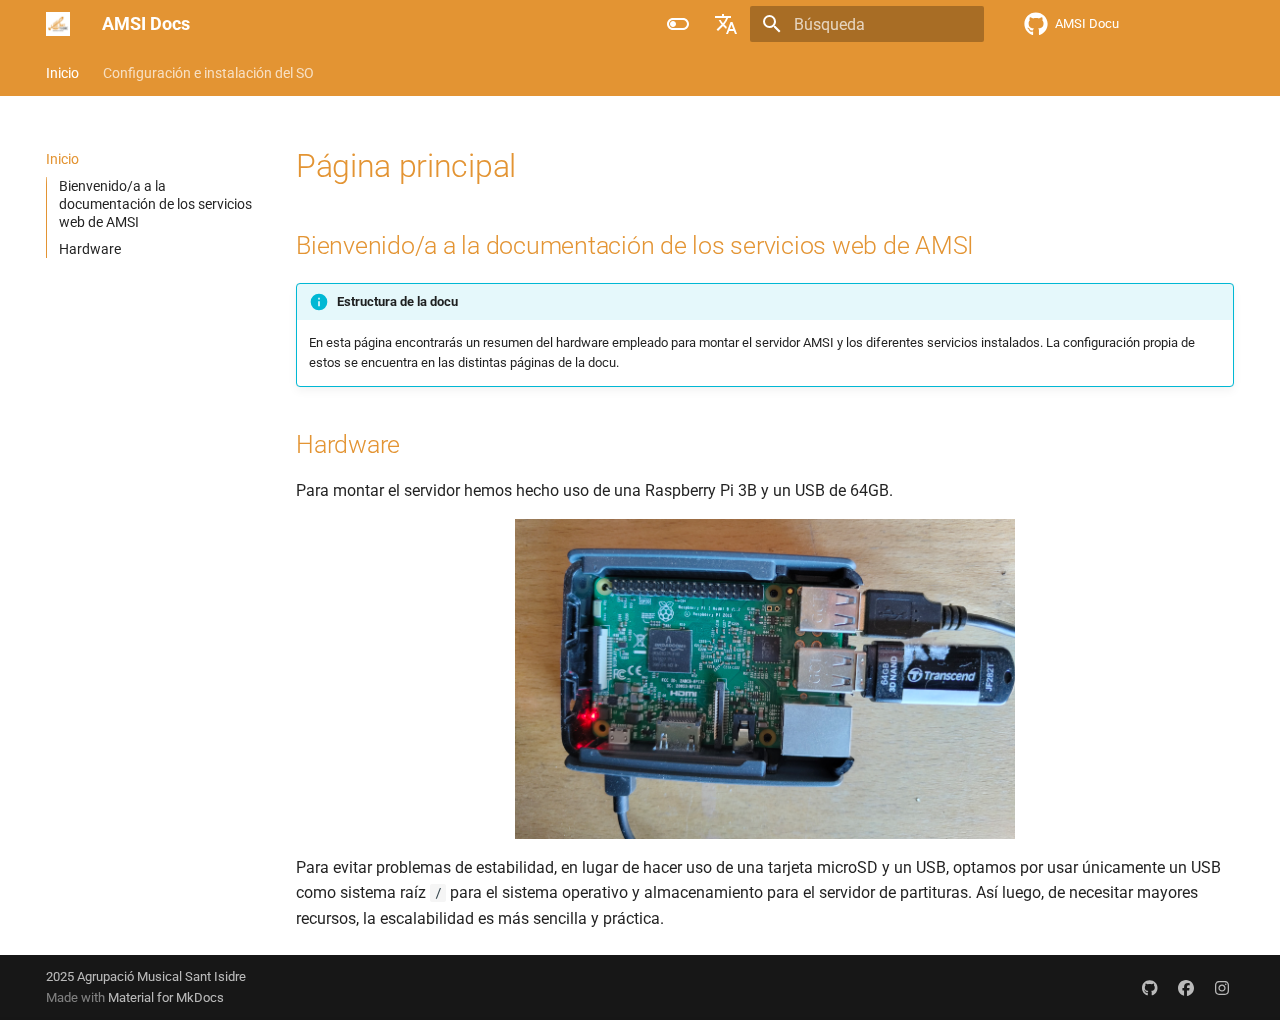
<file: generated/es/index.html>
<!doctype html>
<html lang="es" class="no-js">
  <head>
    
      <meta charset="utf-8">
      <meta name="viewport" content="width=device-width,initial-scale=1">
      
      
      
      
      
        <link rel="next" href="conf_insta_SO/">
      
      
      <link rel="icon" href="assets/favicon.png">
      <meta name="generator" content="mkdocs-1.6.1, mkdocs-material-9.6.15">
    
    
      
        <title>AMSI Docs</title>
      
    
    
      <link rel="stylesheet" href="assets/stylesheets/main.342714a4.min.css">
      
        
        <link rel="stylesheet" href="assets/stylesheets/palette.06af60db.min.css">
      
      


    
    
      
    
    
      
        
        
        <link rel="preconnect" href="https://fonts.gstatic.com" crossorigin>
        <link rel="stylesheet" href="https://fonts.googleapis.com/css?family=Roboto:300,300i,400,400i,700,700i%7CRoboto+Mono:400,400i,700,700i&display=fallback">
        <style>:root{--md-text-font:"Roboto";--md-code-font:"Roboto Mono"}</style>
      
    
    
      <link rel="stylesheet" href="stylesheets/extra.css">
    
    <script>__md_scope=new URL(".",location),__md_hash=e=>[...e].reduce(((e,_)=>(e<<5)-e+_.charCodeAt(0)),0),__md_get=(e,_=localStorage,t=__md_scope)=>JSON.parse(_.getItem(t.pathname+"."+e)),__md_set=(e,_,t=localStorage,a=__md_scope)=>{try{t.setItem(a.pathname+"."+e,JSON.stringify(_))}catch(e){}}</script>
    
      

    
    
    
   <link href="assets/stylesheets/glightbox.min.css" rel="stylesheet"/><style>
    html.glightbox-open { overflow: initial; height: 100%; }
    .gslide-title { margin-top: 0px; user-select: text; }
    .gslide-desc { color: #666; user-select: text; }
    .gslide-image img { background: white; }
    .gscrollbar-fixer { padding-right: 15px; }
    .gdesc-inner { font-size: 0.75rem; }
    body[data-md-color-scheme="slate"] .gdesc-inner { background: var(--md-default-bg-color);}
    body[data-md-color-scheme="slate"] .gslide-title { color: var(--md-default-fg-color);}
    body[data-md-color-scheme="slate"] .gslide-desc { color: var(--md-default-fg-color);}</style> <script src="assets/javascripts/glightbox.min.js"></script></head>
  
  
    
    
      
    
    
    
    
    <body dir="ltr" data-md-color-scheme="default" data-md-color-primary="custom" data-md-color-accent="custom">
  
    
    <input class="md-toggle" data-md-toggle="drawer" type="checkbox" id="__drawer" autocomplete="off">
    <input class="md-toggle" data-md-toggle="search" type="checkbox" id="__search" autocomplete="off">
    <label class="md-overlay" for="__drawer"></label>
    <div data-md-component="skip">
      
        
        <a href="#pagina-principal" class="md-skip">
          Saltar a contenido
        </a>
      
    </div>
    <div data-md-component="announce">
      
    </div>
    
    
      

<header class="md-header" data-md-component="header">
  <nav class="md-header__inner md-grid" aria-label="Cabecera">
    <a href="." title="AMSI Docs" class="md-header__button md-logo" aria-label="AMSI Docs" data-md-component="logo">
      
  <img src="assets/logo.jpg" alt="logo">

    </a>
    <label class="md-header__button md-icon" for="__drawer">
      
      <svg xmlns="http://www.w3.org/2000/svg" viewBox="0 0 24 24"><path d="M3 6h18v2H3zm0 5h18v2H3zm0 5h18v2H3z"/></svg>
    </label>
    <div class="md-header__title" data-md-component="header-title">
      <div class="md-header__ellipsis">
        <div class="md-header__topic">
          <span class="md-ellipsis">
            AMSI Docs
          </span>
        </div>
        <div class="md-header__topic" data-md-component="header-topic">
          <span class="md-ellipsis">
            
              Inicio
            
          </span>
        </div>
      </div>
    </div>
    
      
        <form class="md-header__option" data-md-component="palette">
  
    
    
    
    <input class="md-option" data-md-color-media="" data-md-color-scheme="default" data-md-color-primary="custom" data-md-color-accent="custom"  aria-label="Canvia a mode fosc"  type="radio" name="__palette" id="__palette_0">
    
      <label class="md-header__button md-icon" title="Canvia a mode fosc" for="__palette_1" hidden>
        <svg xmlns="http://www.w3.org/2000/svg" viewBox="0 0 24 24"><path d="M17 6H7c-3.31 0-6 2.69-6 6s2.69 6 6 6h10c3.31 0 6-2.69 6-6s-2.69-6-6-6m0 10H7c-2.21 0-4-1.79-4-4s1.79-4 4-4h10c2.21 0 4 1.79 4 4s-1.79 4-4 4M7 9c-1.66 0-3 1.34-3 3s1.34 3 3 3 3-1.34 3-3-1.34-3-3-3"/></svg>
      </label>
    
  
    
    
    
    <input class="md-option" data-md-color-media="" data-md-color-scheme="slate" data-md-color-primary="custom" data-md-color-accent="custom"  aria-label="Canvia a mode clar"  type="radio" name="__palette" id="__palette_1">
    
      <label class="md-header__button md-icon" title="Canvia a mode clar" for="__palette_0" hidden>
        <svg xmlns="http://www.w3.org/2000/svg" viewBox="0 0 24 24"><path d="M17 7H7a5 5 0 0 0-5 5 5 5 0 0 0 5 5h10a5 5 0 0 0 5-5 5 5 0 0 0-5-5m0 8a3 3 0 0 1-3-3 3 3 0 0 1 3-3 3 3 0 0 1 3 3 3 3 0 0 1-3 3"/></svg>
      </label>
    
  
</form>
      
    
    
      <script>var palette=__md_get("__palette");if(palette&&palette.color){if("(prefers-color-scheme)"===palette.color.media){var media=matchMedia("(prefers-color-scheme: light)"),input=document.querySelector(media.matches?"[data-md-color-media='(prefers-color-scheme: light)']":"[data-md-color-media='(prefers-color-scheme: dark)']");palette.color.media=input.getAttribute("data-md-color-media"),palette.color.scheme=input.getAttribute("data-md-color-scheme"),palette.color.primary=input.getAttribute("data-md-color-primary"),palette.color.accent=input.getAttribute("data-md-color-accent")}for(var[key,value]of Object.entries(palette.color))document.body.setAttribute("data-md-color-"+key,value)}</script>
    
    
      <div class="md-header__option">
  <div class="md-select">
    
    <button class="md-header__button md-icon" aria-label="Seleccionar idioma">
      <svg xmlns="http://www.w3.org/2000/svg" viewBox="0 0 24 24"><path d="m12.87 15.07-2.54-2.51.03-.03A17.5 17.5 0 0 0 14.07 6H17V4h-7V2H8v2H1v2h11.17C11.5 7.92 10.44 9.75 9 11.35 8.07 10.32 7.3 9.19 6.69 8h-2c.73 1.63 1.73 3.17 2.98 4.56l-5.09 5.02L4 19l5-5 3.11 3.11zM18.5 10h-2L12 22h2l1.12-3h4.75L21 22h2zm-2.62 7 1.62-4.33L19.12 17z"/></svg>
    </button>
    <div class="md-select__inner">
      <ul class="md-select__list">
        
          <li class="md-select__item">
            <a href="/va/" hreflang="ca" class="md-select__link">
              Valencià
            </a>
          </li>
        
          <li class="md-select__item">
            <a href="/es/" hreflang="es" class="md-select__link">
              Español
            </a>
          </li>
        
          <li class="md-select__item">
            <a href="/en/" hreflang="en" class="md-select__link">
              English
            </a>
          </li>
        
      </ul>
    </div>
  </div>
</div>
    
    
      
      
        <label class="md-header__button md-icon" for="__search">
          
          <svg xmlns="http://www.w3.org/2000/svg" viewBox="0 0 24 24"><path d="M9.5 3A6.5 6.5 0 0 1 16 9.5c0 1.61-.59 3.09-1.56 4.23l.27.27h.79l5 5-1.5 1.5-5-5v-.79l-.27-.27A6.52 6.52 0 0 1 9.5 16 6.5 6.5 0 0 1 3 9.5 6.5 6.5 0 0 1 9.5 3m0 2C7 5 5 7 5 9.5S7 14 9.5 14 14 12 14 9.5 12 5 9.5 5"/></svg>
        </label>
        <div class="md-search" data-md-component="search" role="dialog">
  <label class="md-search__overlay" for="__search"></label>
  <div class="md-search__inner" role="search">
    <form class="md-search__form" name="search">
      <input type="text" class="md-search__input" name="query" aria-label="Búsqueda" placeholder="Búsqueda" autocapitalize="off" autocorrect="off" autocomplete="off" spellcheck="false" data-md-component="search-query" required>
      <label class="md-search__icon md-icon" for="__search">
        
        <svg xmlns="http://www.w3.org/2000/svg" viewBox="0 0 24 24"><path d="M9.5 3A6.5 6.5 0 0 1 16 9.5c0 1.61-.59 3.09-1.56 4.23l.27.27h.79l5 5-1.5 1.5-5-5v-.79l-.27-.27A6.52 6.52 0 0 1 9.5 16 6.5 6.5 0 0 1 3 9.5 6.5 6.5 0 0 1 9.5 3m0 2C7 5 5 7 5 9.5S7 14 9.5 14 14 12 14 9.5 12 5 9.5 5"/></svg>
        
        <svg xmlns="http://www.w3.org/2000/svg" viewBox="0 0 24 24"><path d="M20 11v2H8l5.5 5.5-1.42 1.42L4.16 12l7.92-7.92L13.5 5.5 8 11z"/></svg>
      </label>
      <nav class="md-search__options" aria-label="Buscar">
        
        <button type="reset" class="md-search__icon md-icon" title="Limpiar" aria-label="Limpiar" tabindex="-1">
          
          <svg xmlns="http://www.w3.org/2000/svg" viewBox="0 0 24 24"><path d="M19 6.41 17.59 5 12 10.59 6.41 5 5 6.41 10.59 12 5 17.59 6.41 19 12 13.41 17.59 19 19 17.59 13.41 12z"/></svg>
        </button>
      </nav>
      
        <div class="md-search__suggest" data-md-component="search-suggest"></div>
      
    </form>
    <div class="md-search__output">
      <div class="md-search__scrollwrap" tabindex="0" data-md-scrollfix>
        <div class="md-search-result" data-md-component="search-result">
          <div class="md-search-result__meta">
            Inicializando búsqueda
          </div>
          <ol class="md-search-result__list" role="presentation"></ol>
        </div>
      </div>
    </div>
  </div>
</div>
      
    
    
      <div class="md-header__source">
        <a href="https://github.com/amsi-dev/docu" title="Ir al repositorio" class="md-source" data-md-component="source">
  <div class="md-source__icon md-icon">
    
    <svg xmlns="http://www.w3.org/2000/svg" viewBox="0 0 496 512"><!--! Font Awesome Free 6.7.2 by @fontawesome - https://fontawesome.com License - https://fontawesome.com/license/free (Icons: CC BY 4.0, Fonts: SIL OFL 1.1, Code: MIT License) Copyright 2024 Fonticons, Inc.--><path d="M165.9 397.4c0 2-2.3 3.6-5.2 3.6-3.3.3-5.6-1.3-5.6-3.6 0-2 2.3-3.6 5.2-3.6 3-.3 5.6 1.3 5.6 3.6m-31.1-4.5c-.7 2 1.3 4.3 4.3 4.9 2.6 1 5.6 0 6.2-2s-1.3-4.3-4.3-5.2c-2.6-.7-5.5.3-6.2 2.3m44.2-1.7c-2.9.7-4.9 2.6-4.6 4.9.3 2 2.9 3.3 5.9 2.6 2.9-.7 4.9-2.6 4.6-4.6-.3-1.9-3-3.2-5.9-2.9M244.8 8C106.1 8 0 113.3 0 252c0 110.9 69.8 205.8 169.5 239.2 12.8 2.3 17.3-5.6 17.3-12.1 0-6.2-.3-40.4-.3-61.4 0 0-70 15-84.7-29.8 0 0-11.4-29.1-27.8-36.6 0 0-22.9-15.7 1.6-15.4 0 0 24.9 2 38.6 25.8 21.9 38.6 58.6 27.5 72.9 20.9 2.3-16 8.8-27.1 16-33.7-55.9-6.2-112.3-14.3-112.3-110.5 0-27.5 7.6-41.3 23.6-58.9-2.6-6.5-11.1-33.3 2.6-67.9 20.9-6.5 69 27 69 27 20-5.6 41.5-8.5 62.8-8.5s42.8 2.9 62.8 8.5c0 0 48.1-33.6 69-27 13.7 34.7 5.2 61.4 2.6 67.9 16 17.7 25.8 31.5 25.8 58.9 0 96.5-58.9 104.2-114.8 110.5 9.2 7.9 17 22.9 17 46.4 0 33.7-.3 75.4-.3 83.6 0 6.5 4.6 14.4 17.3 12.1C428.2 457.8 496 362.9 496 252 496 113.3 383.5 8 244.8 8M97.2 352.9c-1.3 1-1 3.3.7 5.2 1.6 1.6 3.9 2.3 5.2 1 1.3-1 1-3.3-.7-5.2-1.6-1.6-3.9-2.3-5.2-1m-10.8-8.1c-.7 1.3.3 2.9 2.3 3.9 1.6 1 3.6.7 4.3-.7.7-1.3-.3-2.9-2.3-3.9-2-.6-3.6-.3-4.3.7m32.4 35.6c-1.6 1.3-1 4.3 1.3 6.2 2.3 2.3 5.2 2.6 6.5 1 1.3-1.3.7-4.3-1.3-6.2-2.2-2.3-5.2-2.6-6.5-1m-11.4-14.7c-1.6 1-1.6 3.6 0 5.9s4.3 3.3 5.6 2.3c1.6-1.3 1.6-3.9 0-6.2-1.4-2.3-4-3.3-5.6-2"/></svg>
  </div>
  <div class="md-source__repository">
    AMSI Docu
  </div>
</a>
      </div>
    
  </nav>
  
</header>
    
    <div class="md-container" data-md-component="container">
      
      
        
          
            
<nav class="md-tabs" aria-label="Pestañas" data-md-component="tabs">
  <div class="md-grid">
    <ul class="md-tabs__list">
      
        
  
  
  
    
  
  
    <li class="md-tabs__item md-tabs__item--active">
      <a href="." class="md-tabs__link">
        
  
  
    
  
  Inicio

      </a>
    </li>
  

      
        
  
  
  
  
    <li class="md-tabs__item">
      <a href="conf_insta_SO/" class="md-tabs__link">
        
  
  
    
  
  Configuración e instalación del SO

      </a>
    </li>
  

      
    </ul>
  </div>
</nav>
          
        
      
      <main class="md-main" data-md-component="main">
        <div class="md-main__inner md-grid">
          
            
              
              <div class="md-sidebar md-sidebar--primary" data-md-component="sidebar" data-md-type="navigation" >
                <div class="md-sidebar__scrollwrap">
                  <div class="md-sidebar__inner">
                    


  


  

<nav class="md-nav md-nav--primary md-nav--lifted md-nav--integrated" aria-label="Navegación" data-md-level="0">
  <label class="md-nav__title" for="__drawer">
    <a href="." title="AMSI Docs" class="md-nav__button md-logo" aria-label="AMSI Docs" data-md-component="logo">
      
  <img src="assets/logo.jpg" alt="logo">

    </a>
    AMSI Docs
  </label>
  
    <div class="md-nav__source">
      <a href="https://github.com/amsi-dev/docu" title="Ir al repositorio" class="md-source" data-md-component="source">
  <div class="md-source__icon md-icon">
    
    <svg xmlns="http://www.w3.org/2000/svg" viewBox="0 0 496 512"><!--! Font Awesome Free 6.7.2 by @fontawesome - https://fontawesome.com License - https://fontawesome.com/license/free (Icons: CC BY 4.0, Fonts: SIL OFL 1.1, Code: MIT License) Copyright 2024 Fonticons, Inc.--><path d="M165.9 397.4c0 2-2.3 3.6-5.2 3.6-3.3.3-5.6-1.3-5.6-3.6 0-2 2.3-3.6 5.2-3.6 3-.3 5.6 1.3 5.6 3.6m-31.1-4.5c-.7 2 1.3 4.3 4.3 4.9 2.6 1 5.6 0 6.2-2s-1.3-4.3-4.3-5.2c-2.6-.7-5.5.3-6.2 2.3m44.2-1.7c-2.9.7-4.9 2.6-4.6 4.9.3 2 2.9 3.3 5.9 2.6 2.9-.7 4.9-2.6 4.6-4.6-.3-1.9-3-3.2-5.9-2.9M244.8 8C106.1 8 0 113.3 0 252c0 110.9 69.8 205.8 169.5 239.2 12.8 2.3 17.3-5.6 17.3-12.1 0-6.2-.3-40.4-.3-61.4 0 0-70 15-84.7-29.8 0 0-11.4-29.1-27.8-36.6 0 0-22.9-15.7 1.6-15.4 0 0 24.9 2 38.6 25.8 21.9 38.6 58.6 27.5 72.9 20.9 2.3-16 8.8-27.1 16-33.7-55.9-6.2-112.3-14.3-112.3-110.5 0-27.5 7.6-41.3 23.6-58.9-2.6-6.5-11.1-33.3 2.6-67.9 20.9-6.5 69 27 69 27 20-5.6 41.5-8.5 62.8-8.5s42.8 2.9 62.8 8.5c0 0 48.1-33.6 69-27 13.7 34.7 5.2 61.4 2.6 67.9 16 17.7 25.8 31.5 25.8 58.9 0 96.5-58.9 104.2-114.8 110.5 9.2 7.9 17 22.9 17 46.4 0 33.7-.3 75.4-.3 83.6 0 6.5 4.6 14.4 17.3 12.1C428.2 457.8 496 362.9 496 252 496 113.3 383.5 8 244.8 8M97.2 352.9c-1.3 1-1 3.3.7 5.2 1.6 1.6 3.9 2.3 5.2 1 1.3-1 1-3.3-.7-5.2-1.6-1.6-3.9-2.3-5.2-1m-10.8-8.1c-.7 1.3.3 2.9 2.3 3.9 1.6 1 3.6.7 4.3-.7.7-1.3-.3-2.9-2.3-3.9-2-.6-3.6-.3-4.3.7m32.4 35.6c-1.6 1.3-1 4.3 1.3 6.2 2.3 2.3 5.2 2.6 6.5 1 1.3-1.3.7-4.3-1.3-6.2-2.2-2.3-5.2-2.6-6.5-1m-11.4-14.7c-1.6 1-1.6 3.6 0 5.9s4.3 3.3 5.6 2.3c1.6-1.3 1.6-3.9 0-6.2-1.4-2.3-4-3.3-5.6-2"/></svg>
  </div>
  <div class="md-source__repository">
    AMSI Docu
  </div>
</a>
    </div>
  
  <ul class="md-nav__list" data-md-scrollfix>
    
      
      
  
  
    
  
  
  
    <li class="md-nav__item md-nav__item--active">
      
      <input class="md-nav__toggle md-toggle" type="checkbox" id="__toc">
      
      
        
      
      
        <label class="md-nav__link md-nav__link--active" for="__toc">
          
  
  
  <span class="md-ellipsis">
    Inicio
    
  </span>
  

          <span class="md-nav__icon md-icon"></span>
        </label>
      
      <a href="." class="md-nav__link md-nav__link--active">
        
  
  
  <span class="md-ellipsis">
    Inicio
    
  </span>
  

      </a>
      
        

<nav class="md-nav md-nav--secondary" aria-label="Tabla de contenidos">
  
  
  
    
  
  
    <label class="md-nav__title" for="__toc">
      <span class="md-nav__icon md-icon"></span>
      Tabla de contenidos
    </label>
    <ul class="md-nav__list" data-md-component="toc" data-md-scrollfix>
      
        <li class="md-nav__item">
  <a href="#bienvenidoa-a-la-documentacion-de-los-servicios-web-de-amsi" class="md-nav__link">
    <span class="md-ellipsis">
      Bienvenido/a a la documentación de los servicios web de AMSI
    </span>
  </a>
  
</li>
      
        <li class="md-nav__item">
  <a href="#hardware" class="md-nav__link">
    <span class="md-ellipsis">
      Hardware
    </span>
  </a>
  
</li>
      
    </ul>
  
</nav>
      
    </li>
  

    
      
      
  
  
  
  
    <li class="md-nav__item">
      <a href="conf_insta_SO/" class="md-nav__link">
        
  
  
  <span class="md-ellipsis">
    Configuración e instalación del SO
    
  </span>
  

      </a>
    </li>
  

    
  </ul>
</nav>
                  </div>
                </div>
              </div>
            
            
          
          
            <div class="md-content" data-md-component="content">
              <article class="md-content__inner md-typeset">
                
                  


  
  


<h1 id="pagina-principal"><a class="toclink" href="#pagina-principal">Página principal</a><a class="headerlink" href="#pagina-principal" title="Permanent link">&para;</a></h1>
<h2 id="bienvenidoa-a-la-documentacion-de-los-servicios-web-de-amsi"><a class="toclink" href="#bienvenidoa-a-la-documentacion-de-los-servicios-web-de-amsi">Bienvenido/a a la documentación de los servicios web de AMSI</a><a class="headerlink" href="#bienvenidoa-a-la-documentacion-de-los-servicios-web-de-amsi" title="Permanent link">&para;</a></h2>
<div class="admonition info end">
<p class="admonition-title">Estructura de la docu</p>
<p>En esta página encontrarás un resumen del hardware empleado para montar el servidor AMSI y los diferentes servicios instalados. La configuración propia de estos se encuentra en las distintas páginas de la docu.  </p>
</div>
<h2 id="hardware"><a class="toclink" href="#hardware">Hardware</a><a class="headerlink" href="#hardware" title="Permanent link">&para;</a></h2>
<p>Para montar el servidor hemos hecho uso de una Raspberry Pi 3B y un USB de 64GB.</p>
<figure>
  <a class="glightbox" href="assets/img/rpi3B.jpg" data-type="image" data-width="auto" data-height="auto" data-desc-position="bottom"><img alt="RPI_3B" src="assets/img/rpi3B.jpg" width="500" /></a>
</figure>
<p>Para evitar problemas de estabilidad, en lugar de hacer uso de una tarjeta microSD y un USB, optamos por usar únicamente un USB como sistema raíz <code>/</code> para el sistema operativo y almacenamiento para el servidor de partituras. Así luego, de necesitar mayores recursos, la escalabilidad es más sencilla y práctica.</p>












                
              </article>
            </div>
          
          
  <script>var tabs=__md_get("__tabs");if(Array.isArray(tabs))e:for(var set of document.querySelectorAll(".tabbed-set")){var labels=set.querySelector(".tabbed-labels");for(var tab of tabs)for(var label of labels.getElementsByTagName("label"))if(label.innerText.trim()===tab){var input=document.getElementById(label.htmlFor);input.checked=!0;continue e}}</script>

<script>var target=document.getElementById(location.hash.slice(1));target&&target.name&&(target.checked=target.name.startsWith("__tabbed_"))</script>
        </div>
        
          <button type="button" class="md-top md-icon" data-md-component="top" hidden>
  
  <svg xmlns="http://www.w3.org/2000/svg" viewBox="0 0 24 24"><path d="M13 20h-2V8l-5.5 5.5-1.42-1.42L12 4.16l7.92 7.92-1.42 1.42L13 8z"/></svg>
  Volver al principio
</button>
        
      </main>
      
        <footer class="md-footer">
  
  <div class="md-footer-meta md-typeset">
    <div class="md-footer-meta__inner md-grid">
      <div class="md-copyright">
  
    <div class="md-copyright__highlight">
      2025 <a href="https://amsantisidre.es" target="_blank" rel="noopener">Agrupació Musical Sant Isidre</a>
    </div>
  
  
    Made with
    <a href="https://squidfunk.github.io/mkdocs-material/" target="_blank" rel="noopener">
      Material for MkDocs
    </a>
  
</div>
      
        <div class="md-social">
  
    
    
    
    
      
      
    
    <a href="https://github.com/amsi-dev" target="_blank" rel="noopener" title="github.com" class="md-social__link">
      <svg xmlns="http://www.w3.org/2000/svg" viewBox="0 0 496 512"><!--! Font Awesome Free 6.7.2 by @fontawesome - https://fontawesome.com License - https://fontawesome.com/license/free (Icons: CC BY 4.0, Fonts: SIL OFL 1.1, Code: MIT License) Copyright 2024 Fonticons, Inc.--><path d="M165.9 397.4c0 2-2.3 3.6-5.2 3.6-3.3.3-5.6-1.3-5.6-3.6 0-2 2.3-3.6 5.2-3.6 3-.3 5.6 1.3 5.6 3.6m-31.1-4.5c-.7 2 1.3 4.3 4.3 4.9 2.6 1 5.6 0 6.2-2s-1.3-4.3-4.3-5.2c-2.6-.7-5.5.3-6.2 2.3m44.2-1.7c-2.9.7-4.9 2.6-4.6 4.9.3 2 2.9 3.3 5.9 2.6 2.9-.7 4.9-2.6 4.6-4.6-.3-1.9-3-3.2-5.9-2.9M244.8 8C106.1 8 0 113.3 0 252c0 110.9 69.8 205.8 169.5 239.2 12.8 2.3 17.3-5.6 17.3-12.1 0-6.2-.3-40.4-.3-61.4 0 0-70 15-84.7-29.8 0 0-11.4-29.1-27.8-36.6 0 0-22.9-15.7 1.6-15.4 0 0 24.9 2 38.6 25.8 21.9 38.6 58.6 27.5 72.9 20.9 2.3-16 8.8-27.1 16-33.7-55.9-6.2-112.3-14.3-112.3-110.5 0-27.5 7.6-41.3 23.6-58.9-2.6-6.5-11.1-33.3 2.6-67.9 20.9-6.5 69 27 69 27 20-5.6 41.5-8.5 62.8-8.5s42.8 2.9 62.8 8.5c0 0 48.1-33.6 69-27 13.7 34.7 5.2 61.4 2.6 67.9 16 17.7 25.8 31.5 25.8 58.9 0 96.5-58.9 104.2-114.8 110.5 9.2 7.9 17 22.9 17 46.4 0 33.7-.3 75.4-.3 83.6 0 6.5 4.6 14.4 17.3 12.1C428.2 457.8 496 362.9 496 252 496 113.3 383.5 8 244.8 8M97.2 352.9c-1.3 1-1 3.3.7 5.2 1.6 1.6 3.9 2.3 5.2 1 1.3-1 1-3.3-.7-5.2-1.6-1.6-3.9-2.3-5.2-1m-10.8-8.1c-.7 1.3.3 2.9 2.3 3.9 1.6 1 3.6.7 4.3-.7.7-1.3-.3-2.9-2.3-3.9-2-.6-3.6-.3-4.3.7m32.4 35.6c-1.6 1.3-1 4.3 1.3 6.2 2.3 2.3 5.2 2.6 6.5 1 1.3-1.3.7-4.3-1.3-6.2-2.2-2.3-5.2-2.6-6.5-1m-11.4-14.7c-1.6 1-1.6 3.6 0 5.9s4.3 3.3 5.6 2.3c1.6-1.3 1.6-3.9 0-6.2-1.4-2.3-4-3.3-5.6-2"/></svg>
    </a>
  
    
    
    
    
      
      
    
    <a href="https://www.facebook.com/profile.php?id=100010748358011" target="_blank" rel="noopener" title="www.facebook.com" class="md-social__link">
      <svg xmlns="http://www.w3.org/2000/svg" viewBox="0 0 512 512"><!--! Font Awesome Free 6.7.2 by @fontawesome - https://fontawesome.com License - https://fontawesome.com/license/free (Icons: CC BY 4.0, Fonts: SIL OFL 1.1, Code: MIT License) Copyright 2024 Fonticons, Inc.--><path d="M512 256C512 114.6 397.4 0 256 0S0 114.6 0 256c0 120 82.7 220.8 194.2 248.5V334.2h-52.8V256h52.8v-33.7c0-87.1 39.4-127.5 125-127.5 16.2 0 44.2 3.2 55.7 6.4V172c-6-.6-16.5-1-29.6-1-42 0-58.2 15.9-58.2 57.2V256h83.6l-14.4 78.2H287v175.9C413.8 494.8 512 386.9 512 256"/></svg>
    </a>
  
    
    
    
    
      
      
    
    <a href="https://www.instagram.com/amsantisidre/" target="_blank" rel="noopener" title="www.instagram.com" class="md-social__link">
      <svg xmlns="http://www.w3.org/2000/svg" viewBox="0 0 448 512"><!--! Font Awesome Free 6.7.2 by @fontawesome - https://fontawesome.com License - https://fontawesome.com/license/free (Icons: CC BY 4.0, Fonts: SIL OFL 1.1, Code: MIT License) Copyright 2024 Fonticons, Inc.--><path d="M224.1 141c-63.6 0-114.9 51.3-114.9 114.9s51.3 114.9 114.9 114.9S339 319.5 339 255.9 287.7 141 224.1 141m0 189.6c-41.1 0-74.7-33.5-74.7-74.7s33.5-74.7 74.7-74.7 74.7 33.5 74.7 74.7-33.6 74.7-74.7 74.7m146.4-194.3c0 14.9-12 26.8-26.8 26.8-14.9 0-26.8-12-26.8-26.8s12-26.8 26.8-26.8 26.8 12 26.8 26.8m76.1 27.2c-1.7-35.9-9.9-67.7-36.2-93.9-26.2-26.2-58-34.4-93.9-36.2-37-2.1-147.9-2.1-184.9 0-35.8 1.7-67.6 9.9-93.9 36.1s-34.4 58-36.2 93.9c-2.1 37-2.1 147.9 0 184.9 1.7 35.9 9.9 67.7 36.2 93.9s58 34.4 93.9 36.2c37 2.1 147.9 2.1 184.9 0 35.9-1.7 67.7-9.9 93.9-36.2 26.2-26.2 34.4-58 36.2-93.9 2.1-37 2.1-147.8 0-184.8M398.8 388c-7.8 19.6-22.9 34.7-42.6 42.6-29.5 11.7-99.5 9-132.1 9s-102.7 2.6-132.1-9c-19.6-7.8-34.7-22.9-42.6-42.6-11.7-29.5-9-99.5-9-132.1s-2.6-102.7 9-132.1c7.8-19.6 22.9-34.7 42.6-42.6 29.5-11.7 99.5-9 132.1-9s102.7-2.6 132.1 9c19.6 7.8 34.7 22.9 42.6 42.6 11.7 29.5 9 99.5 9 132.1s2.7 102.7-9 132.1"/></svg>
    </a>
  
</div>
      
    </div>
  </div>
</footer>
      
    </div>
    <div class="md-dialog" data-md-component="dialog">
      <div class="md-dialog__inner md-typeset"></div>
    </div>
    
    
    
      
      <script id="__config" type="application/json">{"base": ".", "features": ["navigation.tabs", "navigation.sections", "toc.integrate", "navigation.top", "search.suggest", "search.highlight", "content.tabs.link", "content.code.annotation", "content.code.copy"], "search": "assets/javascripts/workers/search.d50fe291.min.js", "tags": null, "translations": {"clipboard.copied": "Copiado al portapapeles", "clipboard.copy": "Copiar al portapapeles", "search.result.more.one": "1 m\u00e1s en esta p\u00e1gina", "search.result.more.other": "# m\u00e1s en esta p\u00e1gina", "search.result.none": "No se encontraron documentos", "search.result.one": "1 documento encontrado", "search.result.other": "# documentos encontrados", "search.result.placeholder": "Teclee para comenzar b\u00fasqueda", "search.result.term.missing": "Falta", "select.version": "Seleccionar versi\u00f3n"}, "version": null}</script>
    
    
      <script src="assets/javascripts/bundle.56ea9cef.min.js"></script>
      
    
  <script id="init-glightbox">const lightbox = GLightbox({"touchNavigation": true, "loop": false, "zoomable": true, "draggable": true, "openEffect": "zoom", "closeEffect": "zoom", "slideEffect": "slide"});
document$.subscribe(() => { lightbox.reload() });
</script></body>
</html>
</file>
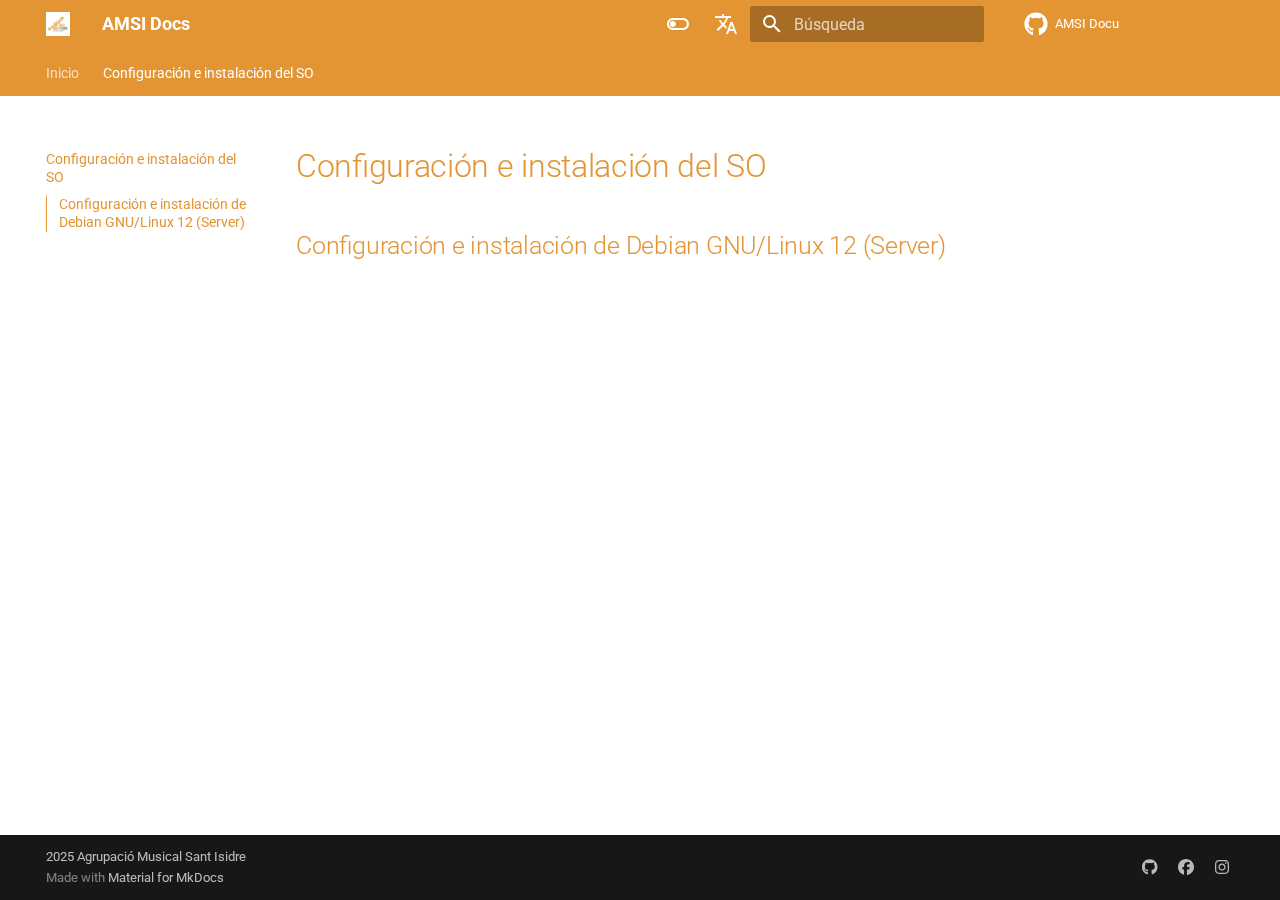
<file: generated/es/conf_insta_SO/index.html>
<!doctype html>
<html lang="es" class="no-js">
  <head>
    
      <meta charset="utf-8">
      <meta name="viewport" content="width=device-width,initial-scale=1">
      
      
      
      
        <link rel="prev" href="..">
      
      
      
      <link rel="icon" href="../assets/favicon.png">
      <meta name="generator" content="mkdocs-1.6.1, mkdocs-material-9.6.15">
    
    
      
        <title>Configuración e instalación del SO - AMSI Docs</title>
      
    
    
      <link rel="stylesheet" href="../assets/stylesheets/main.342714a4.min.css">
      
        
        <link rel="stylesheet" href="../assets/stylesheets/palette.06af60db.min.css">
      
      


    
    
      
    
    
      
        
        
        <link rel="preconnect" href="https://fonts.gstatic.com" crossorigin>
        <link rel="stylesheet" href="https://fonts.googleapis.com/css?family=Roboto:300,300i,400,400i,700,700i%7CRoboto+Mono:400,400i,700,700i&display=fallback">
        <style>:root{--md-text-font:"Roboto";--md-code-font:"Roboto Mono"}</style>
      
    
    
      <link rel="stylesheet" href="../stylesheets/extra.css">
    
    <script>__md_scope=new URL("..",location),__md_hash=e=>[...e].reduce(((e,_)=>(e<<5)-e+_.charCodeAt(0)),0),__md_get=(e,_=localStorage,t=__md_scope)=>JSON.parse(_.getItem(t.pathname+"."+e)),__md_set=(e,_,t=localStorage,a=__md_scope)=>{try{t.setItem(a.pathname+"."+e,JSON.stringify(_))}catch(e){}}</script>
    
      

    
    
    
   <link href="../assets/stylesheets/glightbox.min.css" rel="stylesheet"/><style>
    html.glightbox-open { overflow: initial; height: 100%; }
    .gslide-title { margin-top: 0px; user-select: text; }
    .gslide-desc { color: #666; user-select: text; }
    .gslide-image img { background: white; }
    .gscrollbar-fixer { padding-right: 15px; }
    .gdesc-inner { font-size: 0.75rem; }
    body[data-md-color-scheme="slate"] .gdesc-inner { background: var(--md-default-bg-color);}
    body[data-md-color-scheme="slate"] .gslide-title { color: var(--md-default-fg-color);}
    body[data-md-color-scheme="slate"] .gslide-desc { color: var(--md-default-fg-color);}</style> <script src="../assets/javascripts/glightbox.min.js"></script></head>
  
  
    
    
      
    
    
    
    
    <body dir="ltr" data-md-color-scheme="default" data-md-color-primary="custom" data-md-color-accent="custom">
  
    
    <input class="md-toggle" data-md-toggle="drawer" type="checkbox" id="__drawer" autocomplete="off">
    <input class="md-toggle" data-md-toggle="search" type="checkbox" id="__search" autocomplete="off">
    <label class="md-overlay" for="__drawer"></label>
    <div data-md-component="skip">
      
        
        <a href="#configuracion-e-instalacion-del-so" class="md-skip">
          Saltar a contenido
        </a>
      
    </div>
    <div data-md-component="announce">
      
    </div>
    
    
      

<header class="md-header" data-md-component="header">
  <nav class="md-header__inner md-grid" aria-label="Cabecera">
    <a href=".." title="AMSI Docs" class="md-header__button md-logo" aria-label="AMSI Docs" data-md-component="logo">
      
  <img src="../assets/logo.jpg" alt="logo">

    </a>
    <label class="md-header__button md-icon" for="__drawer">
      
      <svg xmlns="http://www.w3.org/2000/svg" viewBox="0 0 24 24"><path d="M3 6h18v2H3zm0 5h18v2H3zm0 5h18v2H3z"/></svg>
    </label>
    <div class="md-header__title" data-md-component="header-title">
      <div class="md-header__ellipsis">
        <div class="md-header__topic">
          <span class="md-ellipsis">
            AMSI Docs
          </span>
        </div>
        <div class="md-header__topic" data-md-component="header-topic">
          <span class="md-ellipsis">
            
              Configuración e instalación del SO
            
          </span>
        </div>
      </div>
    </div>
    
      
        <form class="md-header__option" data-md-component="palette">
  
    
    
    
    <input class="md-option" data-md-color-media="" data-md-color-scheme="default" data-md-color-primary="custom" data-md-color-accent="custom"  aria-label="Canvia a mode fosc"  type="radio" name="__palette" id="__palette_0">
    
      <label class="md-header__button md-icon" title="Canvia a mode fosc" for="__palette_1" hidden>
        <svg xmlns="http://www.w3.org/2000/svg" viewBox="0 0 24 24"><path d="M17 6H7c-3.31 0-6 2.69-6 6s2.69 6 6 6h10c3.31 0 6-2.69 6-6s-2.69-6-6-6m0 10H7c-2.21 0-4-1.79-4-4s1.79-4 4-4h10c2.21 0 4 1.79 4 4s-1.79 4-4 4M7 9c-1.66 0-3 1.34-3 3s1.34 3 3 3 3-1.34 3-3-1.34-3-3-3"/></svg>
      </label>
    
  
    
    
    
    <input class="md-option" data-md-color-media="" data-md-color-scheme="slate" data-md-color-primary="custom" data-md-color-accent="custom"  aria-label="Canvia a mode clar"  type="radio" name="__palette" id="__palette_1">
    
      <label class="md-header__button md-icon" title="Canvia a mode clar" for="__palette_0" hidden>
        <svg xmlns="http://www.w3.org/2000/svg" viewBox="0 0 24 24"><path d="M17 7H7a5 5 0 0 0-5 5 5 5 0 0 0 5 5h10a5 5 0 0 0 5-5 5 5 0 0 0-5-5m0 8a3 3 0 0 1-3-3 3 3 0 0 1 3-3 3 3 0 0 1 3 3 3 3 0 0 1-3 3"/></svg>
      </label>
    
  
</form>
      
    
    
      <script>var palette=__md_get("__palette");if(palette&&palette.color){if("(prefers-color-scheme)"===palette.color.media){var media=matchMedia("(prefers-color-scheme: light)"),input=document.querySelector(media.matches?"[data-md-color-media='(prefers-color-scheme: light)']":"[data-md-color-media='(prefers-color-scheme: dark)']");palette.color.media=input.getAttribute("data-md-color-media"),palette.color.scheme=input.getAttribute("data-md-color-scheme"),palette.color.primary=input.getAttribute("data-md-color-primary"),palette.color.accent=input.getAttribute("data-md-color-accent")}for(var[key,value]of Object.entries(palette.color))document.body.setAttribute("data-md-color-"+key,value)}</script>
    
    
      <div class="md-header__option">
  <div class="md-select">
    
    <button class="md-header__button md-icon" aria-label="Seleccionar idioma">
      <svg xmlns="http://www.w3.org/2000/svg" viewBox="0 0 24 24"><path d="m12.87 15.07-2.54-2.51.03-.03A17.5 17.5 0 0 0 14.07 6H17V4h-7V2H8v2H1v2h11.17C11.5 7.92 10.44 9.75 9 11.35 8.07 10.32 7.3 9.19 6.69 8h-2c.73 1.63 1.73 3.17 2.98 4.56l-5.09 5.02L4 19l5-5 3.11 3.11zM18.5 10h-2L12 22h2l1.12-3h4.75L21 22h2zm-2.62 7 1.62-4.33L19.12 17z"/></svg>
    </button>
    <div class="md-select__inner">
      <ul class="md-select__list">
        
          <li class="md-select__item">
            <a href="/va/" hreflang="ca" class="md-select__link">
              Valencià
            </a>
          </li>
        
          <li class="md-select__item">
            <a href="/es/" hreflang="es" class="md-select__link">
              Español
            </a>
          </li>
        
          <li class="md-select__item">
            <a href="/en/" hreflang="en" class="md-select__link">
              English
            </a>
          </li>
        
      </ul>
    </div>
  </div>
</div>
    
    
      
      
        <label class="md-header__button md-icon" for="__search">
          
          <svg xmlns="http://www.w3.org/2000/svg" viewBox="0 0 24 24"><path d="M9.5 3A6.5 6.5 0 0 1 16 9.5c0 1.61-.59 3.09-1.56 4.23l.27.27h.79l5 5-1.5 1.5-5-5v-.79l-.27-.27A6.52 6.52 0 0 1 9.5 16 6.5 6.5 0 0 1 3 9.5 6.5 6.5 0 0 1 9.5 3m0 2C7 5 5 7 5 9.5S7 14 9.5 14 14 12 14 9.5 12 5 9.5 5"/></svg>
        </label>
        <div class="md-search" data-md-component="search" role="dialog">
  <label class="md-search__overlay" for="__search"></label>
  <div class="md-search__inner" role="search">
    <form class="md-search__form" name="search">
      <input type="text" class="md-search__input" name="query" aria-label="Búsqueda" placeholder="Búsqueda" autocapitalize="off" autocorrect="off" autocomplete="off" spellcheck="false" data-md-component="search-query" required>
      <label class="md-search__icon md-icon" for="__search">
        
        <svg xmlns="http://www.w3.org/2000/svg" viewBox="0 0 24 24"><path d="M9.5 3A6.5 6.5 0 0 1 16 9.5c0 1.61-.59 3.09-1.56 4.23l.27.27h.79l5 5-1.5 1.5-5-5v-.79l-.27-.27A6.52 6.52 0 0 1 9.5 16 6.5 6.5 0 0 1 3 9.5 6.5 6.5 0 0 1 9.5 3m0 2C7 5 5 7 5 9.5S7 14 9.5 14 14 12 14 9.5 12 5 9.5 5"/></svg>
        
        <svg xmlns="http://www.w3.org/2000/svg" viewBox="0 0 24 24"><path d="M20 11v2H8l5.5 5.5-1.42 1.42L4.16 12l7.92-7.92L13.5 5.5 8 11z"/></svg>
      </label>
      <nav class="md-search__options" aria-label="Buscar">
        
        <button type="reset" class="md-search__icon md-icon" title="Limpiar" aria-label="Limpiar" tabindex="-1">
          
          <svg xmlns="http://www.w3.org/2000/svg" viewBox="0 0 24 24"><path d="M19 6.41 17.59 5 12 10.59 6.41 5 5 6.41 10.59 12 5 17.59 6.41 19 12 13.41 17.59 19 19 17.59 13.41 12z"/></svg>
        </button>
      </nav>
      
        <div class="md-search__suggest" data-md-component="search-suggest"></div>
      
    </form>
    <div class="md-search__output">
      <div class="md-search__scrollwrap" tabindex="0" data-md-scrollfix>
        <div class="md-search-result" data-md-component="search-result">
          <div class="md-search-result__meta">
            Inicializando búsqueda
          </div>
          <ol class="md-search-result__list" role="presentation"></ol>
        </div>
      </div>
    </div>
  </div>
</div>
      
    
    
      <div class="md-header__source">
        <a href="https://github.com/amsi-dev/docu" title="Ir al repositorio" class="md-source" data-md-component="source">
  <div class="md-source__icon md-icon">
    
    <svg xmlns="http://www.w3.org/2000/svg" viewBox="0 0 496 512"><!--! Font Awesome Free 6.7.2 by @fontawesome - https://fontawesome.com License - https://fontawesome.com/license/free (Icons: CC BY 4.0, Fonts: SIL OFL 1.1, Code: MIT License) Copyright 2024 Fonticons, Inc.--><path d="M165.9 397.4c0 2-2.3 3.6-5.2 3.6-3.3.3-5.6-1.3-5.6-3.6 0-2 2.3-3.6 5.2-3.6 3-.3 5.6 1.3 5.6 3.6m-31.1-4.5c-.7 2 1.3 4.3 4.3 4.9 2.6 1 5.6 0 6.2-2s-1.3-4.3-4.3-5.2c-2.6-.7-5.5.3-6.2 2.3m44.2-1.7c-2.9.7-4.9 2.6-4.6 4.9.3 2 2.9 3.3 5.9 2.6 2.9-.7 4.9-2.6 4.6-4.6-.3-1.9-3-3.2-5.9-2.9M244.8 8C106.1 8 0 113.3 0 252c0 110.9 69.8 205.8 169.5 239.2 12.8 2.3 17.3-5.6 17.3-12.1 0-6.2-.3-40.4-.3-61.4 0 0-70 15-84.7-29.8 0 0-11.4-29.1-27.8-36.6 0 0-22.9-15.7 1.6-15.4 0 0 24.9 2 38.6 25.8 21.9 38.6 58.6 27.5 72.9 20.9 2.3-16 8.8-27.1 16-33.7-55.9-6.2-112.3-14.3-112.3-110.5 0-27.5 7.6-41.3 23.6-58.9-2.6-6.5-11.1-33.3 2.6-67.9 20.9-6.5 69 27 69 27 20-5.6 41.5-8.5 62.8-8.5s42.8 2.9 62.8 8.5c0 0 48.1-33.6 69-27 13.7 34.7 5.2 61.4 2.6 67.9 16 17.7 25.8 31.5 25.8 58.9 0 96.5-58.9 104.2-114.8 110.5 9.2 7.9 17 22.9 17 46.4 0 33.7-.3 75.4-.3 83.6 0 6.5 4.6 14.4 17.3 12.1C428.2 457.8 496 362.9 496 252 496 113.3 383.5 8 244.8 8M97.2 352.9c-1.3 1-1 3.3.7 5.2 1.6 1.6 3.9 2.3 5.2 1 1.3-1 1-3.3-.7-5.2-1.6-1.6-3.9-2.3-5.2-1m-10.8-8.1c-.7 1.3.3 2.9 2.3 3.9 1.6 1 3.6.7 4.3-.7.7-1.3-.3-2.9-2.3-3.9-2-.6-3.6-.3-4.3.7m32.4 35.6c-1.6 1.3-1 4.3 1.3 6.2 2.3 2.3 5.2 2.6 6.5 1 1.3-1.3.7-4.3-1.3-6.2-2.2-2.3-5.2-2.6-6.5-1m-11.4-14.7c-1.6 1-1.6 3.6 0 5.9s4.3 3.3 5.6 2.3c1.6-1.3 1.6-3.9 0-6.2-1.4-2.3-4-3.3-5.6-2"/></svg>
  </div>
  <div class="md-source__repository">
    AMSI Docu
  </div>
</a>
      </div>
    
  </nav>
  
</header>
    
    <div class="md-container" data-md-component="container">
      
      
        
          
            
<nav class="md-tabs" aria-label="Pestañas" data-md-component="tabs">
  <div class="md-grid">
    <ul class="md-tabs__list">
      
        
  
  
  
  
    <li class="md-tabs__item">
      <a href=".." class="md-tabs__link">
        
  
  
    
  
  Inicio

      </a>
    </li>
  

      
        
  
  
  
    
  
  
    <li class="md-tabs__item md-tabs__item--active">
      <a href="./" class="md-tabs__link">
        
  
  
    
  
  Configuración e instalación del SO

      </a>
    </li>
  

      
    </ul>
  </div>
</nav>
          
        
      
      <main class="md-main" data-md-component="main">
        <div class="md-main__inner md-grid">
          
            
              
              <div class="md-sidebar md-sidebar--primary" data-md-component="sidebar" data-md-type="navigation" >
                <div class="md-sidebar__scrollwrap">
                  <div class="md-sidebar__inner">
                    


  


  

<nav class="md-nav md-nav--primary md-nav--lifted md-nav--integrated" aria-label="Navegación" data-md-level="0">
  <label class="md-nav__title" for="__drawer">
    <a href=".." title="AMSI Docs" class="md-nav__button md-logo" aria-label="AMSI Docs" data-md-component="logo">
      
  <img src="../assets/logo.jpg" alt="logo">

    </a>
    AMSI Docs
  </label>
  
    <div class="md-nav__source">
      <a href="https://github.com/amsi-dev/docu" title="Ir al repositorio" class="md-source" data-md-component="source">
  <div class="md-source__icon md-icon">
    
    <svg xmlns="http://www.w3.org/2000/svg" viewBox="0 0 496 512"><!--! Font Awesome Free 6.7.2 by @fontawesome - https://fontawesome.com License - https://fontawesome.com/license/free (Icons: CC BY 4.0, Fonts: SIL OFL 1.1, Code: MIT License) Copyright 2024 Fonticons, Inc.--><path d="M165.9 397.4c0 2-2.3 3.6-5.2 3.6-3.3.3-5.6-1.3-5.6-3.6 0-2 2.3-3.6 5.2-3.6 3-.3 5.6 1.3 5.6 3.6m-31.1-4.5c-.7 2 1.3 4.3 4.3 4.9 2.6 1 5.6 0 6.2-2s-1.3-4.3-4.3-5.2c-2.6-.7-5.5.3-6.2 2.3m44.2-1.7c-2.9.7-4.9 2.6-4.6 4.9.3 2 2.9 3.3 5.9 2.6 2.9-.7 4.9-2.6 4.6-4.6-.3-1.9-3-3.2-5.9-2.9M244.8 8C106.1 8 0 113.3 0 252c0 110.9 69.8 205.8 169.5 239.2 12.8 2.3 17.3-5.6 17.3-12.1 0-6.2-.3-40.4-.3-61.4 0 0-70 15-84.7-29.8 0 0-11.4-29.1-27.8-36.6 0 0-22.9-15.7 1.6-15.4 0 0 24.9 2 38.6 25.8 21.9 38.6 58.6 27.5 72.9 20.9 2.3-16 8.8-27.1 16-33.7-55.9-6.2-112.3-14.3-112.3-110.5 0-27.5 7.6-41.3 23.6-58.9-2.6-6.5-11.1-33.3 2.6-67.9 20.9-6.5 69 27 69 27 20-5.6 41.5-8.5 62.8-8.5s42.8 2.9 62.8 8.5c0 0 48.1-33.6 69-27 13.7 34.7 5.2 61.4 2.6 67.9 16 17.7 25.8 31.5 25.8 58.9 0 96.5-58.9 104.2-114.8 110.5 9.2 7.9 17 22.9 17 46.4 0 33.7-.3 75.4-.3 83.6 0 6.5 4.6 14.4 17.3 12.1C428.2 457.8 496 362.9 496 252 496 113.3 383.5 8 244.8 8M97.2 352.9c-1.3 1-1 3.3.7 5.2 1.6 1.6 3.9 2.3 5.2 1 1.3-1 1-3.3-.7-5.2-1.6-1.6-3.9-2.3-5.2-1m-10.8-8.1c-.7 1.3.3 2.9 2.3 3.9 1.6 1 3.6.7 4.3-.7.7-1.3-.3-2.9-2.3-3.9-2-.6-3.6-.3-4.3.7m32.4 35.6c-1.6 1.3-1 4.3 1.3 6.2 2.3 2.3 5.2 2.6 6.5 1 1.3-1.3.7-4.3-1.3-6.2-2.2-2.3-5.2-2.6-6.5-1m-11.4-14.7c-1.6 1-1.6 3.6 0 5.9s4.3 3.3 5.6 2.3c1.6-1.3 1.6-3.9 0-6.2-1.4-2.3-4-3.3-5.6-2"/></svg>
  </div>
  <div class="md-source__repository">
    AMSI Docu
  </div>
</a>
    </div>
  
  <ul class="md-nav__list" data-md-scrollfix>
    
      
      
  
  
  
  
    <li class="md-nav__item">
      <a href=".." class="md-nav__link">
        
  
  
  <span class="md-ellipsis">
    Inicio
    
  </span>
  

      </a>
    </li>
  

    
      
      
  
  
    
  
  
  
    <li class="md-nav__item md-nav__item--active">
      
      <input class="md-nav__toggle md-toggle" type="checkbox" id="__toc">
      
      
        
      
      
        <label class="md-nav__link md-nav__link--active" for="__toc">
          
  
  
  <span class="md-ellipsis">
    Configuración e instalación del SO
    
  </span>
  

          <span class="md-nav__icon md-icon"></span>
        </label>
      
      <a href="./" class="md-nav__link md-nav__link--active">
        
  
  
  <span class="md-ellipsis">
    Configuración e instalación del SO
    
  </span>
  

      </a>
      
        

<nav class="md-nav md-nav--secondary" aria-label="Tabla de contenidos">
  
  
  
    
  
  
    <label class="md-nav__title" for="__toc">
      <span class="md-nav__icon md-icon"></span>
      Tabla de contenidos
    </label>
    <ul class="md-nav__list" data-md-component="toc" data-md-scrollfix>
      
        <li class="md-nav__item">
  <a href="#configuracion-e-instalacion-de-debian-gnulinux-12-server" class="md-nav__link">
    <span class="md-ellipsis">
      Configuración e instalación de Debian GNU/Linux 12 (Server)
    </span>
  </a>
  
</li>
      
    </ul>
  
</nav>
      
    </li>
  

    
  </ul>
</nav>
                  </div>
                </div>
              </div>
            
            
          
          
            <div class="md-content" data-md-component="content">
              <article class="md-content__inner md-typeset">
                
                  


  
  


<h1 id="configuracion-e-instalacion-del-so"><a class="toclink" href="#configuracion-e-instalacion-del-so">Configuración e instalación del SO</a><a class="headerlink" href="#configuracion-e-instalacion-del-so" title="Permanent link">&para;</a></h1>
<h2 id="configuracion-e-instalacion-de-debian-gnulinux-12-server"><a class="toclink" href="#configuracion-e-instalacion-de-debian-gnulinux-12-server">Configuración e instalación de Debian GNU/Linux 12 (Server)</a><a class="headerlink" href="#configuracion-e-instalacion-de-debian-gnulinux-12-server" title="Permanent link">&para;</a></h2>












                
              </article>
            </div>
          
          
  <script>var tabs=__md_get("__tabs");if(Array.isArray(tabs))e:for(var set of document.querySelectorAll(".tabbed-set")){var labels=set.querySelector(".tabbed-labels");for(var tab of tabs)for(var label of labels.getElementsByTagName("label"))if(label.innerText.trim()===tab){var input=document.getElementById(label.htmlFor);input.checked=!0;continue e}}</script>

<script>var target=document.getElementById(location.hash.slice(1));target&&target.name&&(target.checked=target.name.startsWith("__tabbed_"))</script>
        </div>
        
          <button type="button" class="md-top md-icon" data-md-component="top" hidden>
  
  <svg xmlns="http://www.w3.org/2000/svg" viewBox="0 0 24 24"><path d="M13 20h-2V8l-5.5 5.5-1.42-1.42L12 4.16l7.92 7.92-1.42 1.42L13 8z"/></svg>
  Volver al principio
</button>
        
      </main>
      
        <footer class="md-footer">
  
  <div class="md-footer-meta md-typeset">
    <div class="md-footer-meta__inner md-grid">
      <div class="md-copyright">
  
    <div class="md-copyright__highlight">
      2025 <a href="https://amsantisidre.es" target="_blank" rel="noopener">Agrupació Musical Sant Isidre</a>
    </div>
  
  
    Made with
    <a href="https://squidfunk.github.io/mkdocs-material/" target="_blank" rel="noopener">
      Material for MkDocs
    </a>
  
</div>
      
        <div class="md-social">
  
    
    
    
    
      
      
    
    <a href="https://github.com/amsi-dev" target="_blank" rel="noopener" title="github.com" class="md-social__link">
      <svg xmlns="http://www.w3.org/2000/svg" viewBox="0 0 496 512"><!--! Font Awesome Free 6.7.2 by @fontawesome - https://fontawesome.com License - https://fontawesome.com/license/free (Icons: CC BY 4.0, Fonts: SIL OFL 1.1, Code: MIT License) Copyright 2024 Fonticons, Inc.--><path d="M165.9 397.4c0 2-2.3 3.6-5.2 3.6-3.3.3-5.6-1.3-5.6-3.6 0-2 2.3-3.6 5.2-3.6 3-.3 5.6 1.3 5.6 3.6m-31.1-4.5c-.7 2 1.3 4.3 4.3 4.9 2.6 1 5.6 0 6.2-2s-1.3-4.3-4.3-5.2c-2.6-.7-5.5.3-6.2 2.3m44.2-1.7c-2.9.7-4.9 2.6-4.6 4.9.3 2 2.9 3.3 5.9 2.6 2.9-.7 4.9-2.6 4.6-4.6-.3-1.9-3-3.2-5.9-2.9M244.8 8C106.1 8 0 113.3 0 252c0 110.9 69.8 205.8 169.5 239.2 12.8 2.3 17.3-5.6 17.3-12.1 0-6.2-.3-40.4-.3-61.4 0 0-70 15-84.7-29.8 0 0-11.4-29.1-27.8-36.6 0 0-22.9-15.7 1.6-15.4 0 0 24.9 2 38.6 25.8 21.9 38.6 58.6 27.5 72.9 20.9 2.3-16 8.8-27.1 16-33.7-55.9-6.2-112.3-14.3-112.3-110.5 0-27.5 7.6-41.3 23.6-58.9-2.6-6.5-11.1-33.3 2.6-67.9 20.9-6.5 69 27 69 27 20-5.6 41.5-8.5 62.8-8.5s42.8 2.9 62.8 8.5c0 0 48.1-33.6 69-27 13.7 34.7 5.2 61.4 2.6 67.9 16 17.7 25.8 31.5 25.8 58.9 0 96.5-58.9 104.2-114.8 110.5 9.2 7.9 17 22.9 17 46.4 0 33.7-.3 75.4-.3 83.6 0 6.5 4.6 14.4 17.3 12.1C428.2 457.8 496 362.9 496 252 496 113.3 383.5 8 244.8 8M97.2 352.9c-1.3 1-1 3.3.7 5.2 1.6 1.6 3.9 2.3 5.2 1 1.3-1 1-3.3-.7-5.2-1.6-1.6-3.9-2.3-5.2-1m-10.8-8.1c-.7 1.3.3 2.9 2.3 3.9 1.6 1 3.6.7 4.3-.7.7-1.3-.3-2.9-2.3-3.9-2-.6-3.6-.3-4.3.7m32.4 35.6c-1.6 1.3-1 4.3 1.3 6.2 2.3 2.3 5.2 2.6 6.5 1 1.3-1.3.7-4.3-1.3-6.2-2.2-2.3-5.2-2.6-6.5-1m-11.4-14.7c-1.6 1-1.6 3.6 0 5.9s4.3 3.3 5.6 2.3c1.6-1.3 1.6-3.9 0-6.2-1.4-2.3-4-3.3-5.6-2"/></svg>
    </a>
  
    
    
    
    
      
      
    
    <a href="https://www.facebook.com/profile.php?id=100010748358011" target="_blank" rel="noopener" title="www.facebook.com" class="md-social__link">
      <svg xmlns="http://www.w3.org/2000/svg" viewBox="0 0 512 512"><!--! Font Awesome Free 6.7.2 by @fontawesome - https://fontawesome.com License - https://fontawesome.com/license/free (Icons: CC BY 4.0, Fonts: SIL OFL 1.1, Code: MIT License) Copyright 2024 Fonticons, Inc.--><path d="M512 256C512 114.6 397.4 0 256 0S0 114.6 0 256c0 120 82.7 220.8 194.2 248.5V334.2h-52.8V256h52.8v-33.7c0-87.1 39.4-127.5 125-127.5 16.2 0 44.2 3.2 55.7 6.4V172c-6-.6-16.5-1-29.6-1-42 0-58.2 15.9-58.2 57.2V256h83.6l-14.4 78.2H287v175.9C413.8 494.8 512 386.9 512 256"/></svg>
    </a>
  
    
    
    
    
      
      
    
    <a href="https://www.instagram.com/amsantisidre/" target="_blank" rel="noopener" title="www.instagram.com" class="md-social__link">
      <svg xmlns="http://www.w3.org/2000/svg" viewBox="0 0 448 512"><!--! Font Awesome Free 6.7.2 by @fontawesome - https://fontawesome.com License - https://fontawesome.com/license/free (Icons: CC BY 4.0, Fonts: SIL OFL 1.1, Code: MIT License) Copyright 2024 Fonticons, Inc.--><path d="M224.1 141c-63.6 0-114.9 51.3-114.9 114.9s51.3 114.9 114.9 114.9S339 319.5 339 255.9 287.7 141 224.1 141m0 189.6c-41.1 0-74.7-33.5-74.7-74.7s33.5-74.7 74.7-74.7 74.7 33.5 74.7 74.7-33.6 74.7-74.7 74.7m146.4-194.3c0 14.9-12 26.8-26.8 26.8-14.9 0-26.8-12-26.8-26.8s12-26.8 26.8-26.8 26.8 12 26.8 26.8m76.1 27.2c-1.7-35.9-9.9-67.7-36.2-93.9-26.2-26.2-58-34.4-93.9-36.2-37-2.1-147.9-2.1-184.9 0-35.8 1.7-67.6 9.9-93.9 36.1s-34.4 58-36.2 93.9c-2.1 37-2.1 147.9 0 184.9 1.7 35.9 9.9 67.7 36.2 93.9s58 34.4 93.9 36.2c37 2.1 147.9 2.1 184.9 0 35.9-1.7 67.7-9.9 93.9-36.2 26.2-26.2 34.4-58 36.2-93.9 2.1-37 2.1-147.8 0-184.8M398.8 388c-7.8 19.6-22.9 34.7-42.6 42.6-29.5 11.7-99.5 9-132.1 9s-102.7 2.6-132.1-9c-19.6-7.8-34.7-22.9-42.6-42.6-11.7-29.5-9-99.5-9-132.1s-2.6-102.7 9-132.1c7.8-19.6 22.9-34.7 42.6-42.6 29.5-11.7 99.5-9 132.1-9s102.7-2.6 132.1 9c19.6 7.8 34.7 22.9 42.6 42.6 11.7 29.5 9 99.5 9 132.1s2.7 102.7-9 132.1"/></svg>
    </a>
  
</div>
      
    </div>
  </div>
</footer>
      
    </div>
    <div class="md-dialog" data-md-component="dialog">
      <div class="md-dialog__inner md-typeset"></div>
    </div>
    
    
    
      
      <script id="__config" type="application/json">{"base": "..", "features": ["navigation.tabs", "navigation.sections", "toc.integrate", "navigation.top", "search.suggest", "search.highlight", "content.tabs.link", "content.code.annotation", "content.code.copy"], "search": "../assets/javascripts/workers/search.d50fe291.min.js", "tags": null, "translations": {"clipboard.copied": "Copiado al portapapeles", "clipboard.copy": "Copiar al portapapeles", "search.result.more.one": "1 m\u00e1s en esta p\u00e1gina", "search.result.more.other": "# m\u00e1s en esta p\u00e1gina", "search.result.none": "No se encontraron documentos", "search.result.one": "1 documento encontrado", "search.result.other": "# documentos encontrados", "search.result.placeholder": "Teclee para comenzar b\u00fasqueda", "search.result.term.missing": "Falta", "select.version": "Seleccionar versi\u00f3n"}, "version": null}</script>
    
    
      <script src="../assets/javascripts/bundle.56ea9cef.min.js"></script>
      
    
  <script id="init-glightbox">const lightbox = GLightbox({"touchNavigation": true, "loop": false, "zoomable": true, "draggable": true, "openEffect": "zoom", "closeEffect": "zoom", "slideEffect": "slide"});
document$.subscribe(() => { lightbox.reload() });
</script></body>
</html>
</file>
<file: stylesheets/extra.css>
/* Modo claro */
[data-md-color-scheme="default"] {
  --md-primary-fg-color:        #e39433;
  --md-primary-fg-color--light: #f0bc62;
  --md-accent-fg-color:         #d4780a;
}

/* Modo oscuro */
[data-md-color-scheme="slate"] {
  --md-primary-fg-color:        #d4780a;
  --md-primary-fg-color--light: #f0bc62;
  --md-accent-fg-color:         #d4780a;
}
</file>
<file: generated/es/stylesheets/extra.css>
/* Modo claro */
[data-md-color-scheme="default"] {
  --md-primary-fg-color:        #e39433;
  --md-primary-fg-color--light: #f0bc62;
  --md-accent-fg-color:         #d4780a;
}

/* Modo oscuro */
[data-md-color-scheme="slate"] {
  --md-primary-fg-color:        #d4780a;
  --md-primary-fg-color--light: #f0bc62;
  --md-accent-fg-color:         #d4780a;
}
</file>
<file: assets/stylesheets/main.7e37652d.min.css>
@charset "UTF-8";html{-webkit-text-size-adjust:none;-moz-text-size-adjust:none;text-size-adjust:none;box-sizing:border-box}*,:after,:before{box-sizing:inherit}@media (prefers-reduced-motion){*,:after,:before{transition:none!important}}body{margin:0}a,button,input,label{-webkit-tap-highlight-color:transparent}a{color:inherit;text-decoration:none}hr{border:0;box-sizing:initial;display:block;height:.05rem;overflow:visible;padding:0}small{font-size:80%}sub,sup{line-height:1em}img{border-style:none}table{border-collapse:initial;border-spacing:0}td,th{font-weight:400;vertical-align:top}button{background:#0000;border:0;font-family:inherit;font-size:inherit;margin:0;padding:0}input{border:0;outline:none}:root{--md-primary-fg-color:#4051b5;--md-primary-fg-color--light:#5d6cc0;--md-primary-fg-color--dark:#303fa1;--md-primary-bg-color:#fff;--md-primary-bg-color--light:#ffffffb3;--md-accent-fg-color:#526cfe;--md-accent-fg-color--transparent:#526cfe1a;--md-accent-bg-color:#fff;--md-accent-bg-color--light:#ffffffb3}[data-md-color-scheme=default]{color-scheme:light}[data-md-color-scheme=default] img[src$="#gh-dark-mode-only"],[data-md-color-scheme=default] img[src$="#only-dark"]{display:none}:root,[data-md-color-scheme=default]{--md-hue:225deg;--md-default-fg-color:#000000de;--md-default-fg-color--light:#0000008a;--md-default-fg-color--lighter:#00000052;--md-default-fg-color--lightest:#00000012;--md-default-bg-color:#fff;--md-default-bg-color--light:#ffffffb3;--md-default-bg-color--lighter:#ffffff4d;--md-default-bg-color--lightest:#ffffff1f;--md-code-fg-color:#36464e;--md-code-bg-color:#f5f5f5;--md-code-hl-color:#4287ff;--md-code-hl-color--light:#4287ff1a;--md-code-hl-number-color:#d52a2a;--md-code-hl-special-color:#db1457;--md-code-hl-function-color:#a846b9;--md-code-hl-constant-color:#6e59d9;--md-code-hl-keyword-color:#3f6ec6;--md-code-hl-string-color:#1c7d4d;--md-code-hl-name-color:var(--md-code-fg-color);--md-code-hl-operator-color:var(--md-default-fg-color--light);--md-code-hl-punctuation-color:var(--md-default-fg-color--light);--md-code-hl-comment-color:var(--md-default-fg-color--light);--md-code-hl-generic-color:var(--md-default-fg-color--light);--md-code-hl-variable-color:var(--md-default-fg-color--light);--md-typeset-color:var(--md-default-fg-color);--md-typeset-a-color:var(--md-primary-fg-color);--md-typeset-del-color:#f5503d26;--md-typeset-ins-color:#0bd57026;--md-typeset-kbd-color:#fafafa;--md-typeset-kbd-accent-color:#fff;--md-typeset-kbd-border-color:#b8b8b8;--md-typeset-mark-color:#ffff0080;--md-typeset-table-color:#0000001f;--md-typeset-table-color--light:rgba(0,0,0,.035);--md-admonition-fg-color:var(--md-default-fg-color);--md-admonition-bg-color:var(--md-default-bg-color);--md-warning-fg-color:#000000de;--md-warning-bg-color:#ff9;--md-footer-fg-color:#fff;--md-footer-fg-color--light:#ffffffb3;--md-footer-fg-color--lighter:#ffffff73;--md-footer-bg-color:#000000de;--md-footer-bg-color--dark:#00000052;--md-shadow-z1:0 0.2rem 0.5rem #0000000d,0 0 0.05rem #0000001a;--md-shadow-z2:0 0.2rem 0.5rem #0000001a,0 0 0.05rem #00000040;--md-shadow-z3:0 0.2rem 0.5rem #0003,0 0 0.05rem #00000059}.md-icon svg{fill:currentcolor;display:block;height:1.2rem;width:1.2rem}body{-webkit-font-smoothing:antialiased;-moz-osx-font-smoothing:grayscale;--md-text-font-family:var(--md-text-font,_),-apple-system,BlinkMacSystemFont,Helvetica,Arial,sans-serif;--md-code-font-family:var(--md-code-font,_),SFMono-Regular,Consolas,Menlo,monospace}aside,body,input{font-feature-settings:"kern","liga";color:var(--md-typeset-color);font-family:var(--md-text-font-family)}code,kbd,pre{font-feature-settings:"kern";font-family:var(--md-code-font-family)}:root{--md-typeset-table-sort-icon:url('data:image/svg+xml;charset=utf-8,<svg xmlns="http://www.w3.org/2000/svg" viewBox="0 0 24 24"><path d="m18 21-4-4h3V7h-3l4-4 4 4h-3v10h3M2 19v-2h10v2M2 13v-2h7v2M2 7V5h4v2z"/></svg>');--md-typeset-table-sort-icon--asc:url('data:image/svg+xml;charset=utf-8,<svg xmlns="http://www.w3.org/2000/svg" viewBox="0 0 24 24"><path d="M19 17h3l-4 4-4-4h3V3h2M2 17h10v2H2M6 5v2H2V5m0 6h7v2H2z"/></svg>');--md-typeset-table-sort-icon--desc:url('data:image/svg+xml;charset=utf-8,<svg xmlns="http://www.w3.org/2000/svg" viewBox="0 0 24 24"><path d="M19 7h3l-4-4-4 4h3v14h2M2 17h10v2H2M6 5v2H2V5m0 6h7v2H2z"/></svg>')}.md-typeset{-webkit-print-color-adjust:exact;color-adjust:exact;font-size:.8rem;line-height:1.6;overflow-wrap:break-word}@media print{.md-typeset{font-size:.68rem}}.md-typeset blockquote,.md-typeset dl,.md-typeset figure,.md-typeset ol,.md-typeset pre,.md-typeset ul{margin-bottom:1em;margin-top:1em}.md-typeset h1{color:var(--md-default-fg-color--light);font-size:2em;line-height:1.3;margin:0 0 1.25em}.md-typeset h1,.md-typeset h2{font-weight:300;letter-spacing:-.01em}.md-typeset h2{font-size:1.5625em;line-height:1.4;margin:1.6em 0 .64em}.md-typeset h3{font-size:1.25em;font-weight:400;letter-spacing:-.01em;line-height:1.5;margin:1.6em 0 .8em}.md-typeset h2+h3{margin-top:.8em}.md-typeset h4{font-weight:700;letter-spacing:-.01em;margin:1em 0}.md-typeset h5,.md-typeset h6{color:var(--md-default-fg-color--light);font-size:.8em;font-weight:700;letter-spacing:-.01em;margin:1.25em 0}.md-typeset h5{text-transform:uppercase}.md-typeset h5 code{text-transform:none}.md-typeset hr{border-bottom:.05rem solid var(--md-default-fg-color--lightest);display:flow-root;margin:1.5em 0}.md-typeset a{color:var(--md-typeset-a-color);word-break:break-word}.md-typeset a,.md-typeset a:before{transition:color 125ms}.md-typeset a:focus,.md-typeset a:hover{color:var(--md-accent-fg-color)}.md-typeset a:focus code,.md-typeset a:hover code{background-color:var(--md-accent-fg-color--transparent)}.md-typeset a code{color:currentcolor;transition:background-color 125ms}.md-typeset a.focus-visible{outline-color:var(--md-accent-fg-color);outline-offset:.2rem}.md-typeset code,.md-typeset kbd,.md-typeset pre{color:var(--md-code-fg-color);direction:ltr;font-variant-ligatures:none}@media print{.md-typeset code,.md-typeset kbd,.md-typeset pre{white-space:pre-wrap}}.md-typeset code{background-color:var(--md-code-bg-color);border-radius:.1rem;-webkit-box-decoration-break:clone;box-decoration-break:clone;font-size:.85em;padding:0 .2941176471em;word-break:break-word}.md-typeset code:not(.focus-visible){-webkit-tap-highlight-color:transparent;outline:none}.md-typeset pre{display:flow-root;line-height:1.4;position:relative}.md-typeset pre>code{-webkit-box-decoration-break:slice;box-decoration-break:slice;box-shadow:none;display:block;margin:0;outline-color:var(--md-accent-fg-color);overflow:auto;padding:.7720588235em 1.1764705882em;scrollbar-color:var(--md-default-fg-color--lighter) #0000;scrollbar-width:thin;touch-action:auto;word-break:normal}.md-typeset pre>code:hover{scrollbar-color:var(--md-accent-fg-color) #0000}.md-typeset pre>code::-webkit-scrollbar{height:.2rem;width:.2rem}.md-typeset pre>code::-webkit-scrollbar-thumb{background-color:var(--md-default-fg-color--lighter)}.md-typeset pre>code::-webkit-scrollbar-thumb:hover{background-color:var(--md-accent-fg-color)}.md-typeset kbd{background-color:var(--md-typeset-kbd-color);border-radius:.1rem;box-shadow:0 .1rem 0 .05rem var(--md-typeset-kbd-border-color),0 .1rem 0 var(--md-typeset-kbd-border-color),0 -.1rem .2rem var(--md-typeset-kbd-accent-color) inset;color:var(--md-default-fg-color);display:inline-block;font-size:.75em;padding:0 .6666666667em;vertical-align:text-top;word-break:break-word}.md-typeset mark{background-color:var(--md-typeset-mark-color);-webkit-box-decoration-break:clone;box-decoration-break:clone;color:inherit;word-break:break-word}.md-typeset abbr{border-bottom:.05rem dotted var(--md-default-fg-color--light);cursor:help;text-decoration:none}.md-typeset small{opacity:.75}[dir=ltr] .md-typeset sub,[dir=ltr] .md-typeset sup{margin-left:.078125em}[dir=rtl] .md-typeset sub,[dir=rtl] .md-typeset sup{margin-right:.078125em}[dir=ltr] .md-typeset blockquote{padding-left:.6rem}[dir=rtl] .md-typeset blockquote{padding-right:.6rem}[dir=ltr] .md-typeset blockquote{border-left:.2rem solid var(--md-default-fg-color--lighter)}[dir=rtl] .md-typeset blockquote{border-right:.2rem solid var(--md-default-fg-color--lighter)}.md-typeset blockquote{color:var(--md-default-fg-color--light);margin-left:0;margin-right:0}.md-typeset ul{list-style-type:disc}.md-typeset ul[type]{list-style-type:revert-layer}[dir=ltr] .md-typeset ol,[dir=ltr] .md-typeset ul{margin-left:.625em}[dir=rtl] .md-typeset ol,[dir=rtl] .md-typeset ul{margin-right:.625em}.md-typeset ol,.md-typeset ul{padding:0}.md-typeset ol:not([hidden]),.md-typeset ul:not([hidden]){display:flow-root}.md-typeset ol ol,.md-typeset ul ol{list-style-type:lower-alpha}.md-typeset ol ol ol,.md-typeset ul ol ol{list-style-type:lower-roman}.md-typeset ol ol ol ol,.md-typeset ul ol ol ol{list-style-type:upper-alpha}.md-typeset ol ol ol ol ol,.md-typeset ul ol ol ol ol{list-style-type:upper-roman}.md-typeset ol[type],.md-typeset ul[type]{list-style-type:revert-layer}[dir=ltr] .md-typeset ol li,[dir=ltr] .md-typeset ul li{margin-left:1.25em}[dir=rtl] .md-typeset ol li,[dir=rtl] .md-typeset ul li{margin-right:1.25em}.md-typeset ol li,.md-typeset ul li{margin-bottom:.5em}.md-typeset ol li blockquote,.md-typeset ol li p,.md-typeset ul li blockquote,.md-typeset ul li p{margin:.5em 0}.md-typeset ol li:last-child,.md-typeset ul li:last-child{margin-bottom:0}[dir=ltr] .md-typeset ol li ol,[dir=ltr] .md-typeset ol li ul,[dir=ltr] .md-typeset ul li ol,[dir=ltr] .md-typeset ul li ul{margin-left:.625em}[dir=rtl] .md-typeset ol li ol,[dir=rtl] .md-typeset ol li ul,[dir=rtl] .md-typeset ul li ol,[dir=rtl] .md-typeset ul li ul{margin-right:.625em}.md-typeset ol li ol,.md-typeset ol li ul,.md-typeset ul li ol,.md-typeset ul li ul{margin-bottom:.5em;margin-top:.5em}[dir=ltr] .md-typeset dd{margin-left:1.875em}[dir=rtl] .md-typeset dd{margin-right:1.875em}.md-typeset dd{margin-bottom:1.5em;margin-top:1em}.md-typeset img,.md-typeset svg,.md-typeset video{height:auto;max-width:100%}.md-typeset img[align=left]{margin:1em 1em 1em 0}.md-typeset img[align=right]{margin:1em 0 1em 1em}.md-typeset img[align]:only-child{margin-top:0}.md-typeset figure{display:flow-root;margin:1em auto;max-width:100%;text-align:center;width:-moz-fit-content;width:fit-content}.md-typeset figure img{display:block;margin:0 auto}.md-typeset figcaption{font-style:italic;margin:1em auto;max-width:24rem}.md-typeset iframe{max-width:100%}.md-typeset table:not([class]){background-color:var(--md-default-bg-color);border:.05rem solid var(--md-typeset-table-color);border-radius:.1rem;display:inline-block;font-size:.64rem;max-width:100%;overflow:auto;touch-action:auto}@media print{.md-typeset table:not([class]){display:table}}.md-typeset table:not([class])+*{margin-top:1.5em}.md-typeset table:not([class]) td>:first-child,.md-typeset table:not([class]) th>:first-child{margin-top:0}.md-typeset table:not([class]) td>:last-child,.md-typeset table:not([class]) th>:last-child{margin-bottom:0}.md-typeset table:not([class]) td:not([align]),.md-typeset table:not([class]) th:not([align]){text-align:left}[dir=rtl] .md-typeset table:not([class]) td:not([align]),[dir=rtl] .md-typeset table:not([class]) th:not([align]){text-align:right}.md-typeset table:not([class]) th{font-weight:700;min-width:5rem;padding:.9375em 1.25em;vertical-align:top}.md-typeset table:not([class]) td{border-top:.05rem solid var(--md-typeset-table-color);padding:.9375em 1.25em;vertical-align:top}.md-typeset table:not([class]) tbody tr{transition:background-color 125ms}.md-typeset table:not([class]) tbody tr:hover{background-color:var(--md-typeset-table-color--light);box-shadow:0 .05rem 0 var(--md-default-bg-color) inset}.md-typeset table:not([class]) a{word-break:normal}.md-typeset table th[role=columnheader]{cursor:pointer}[dir=ltr] .md-typeset table th[role=columnheader]:after{margin-left:.5em}[dir=rtl] .md-typeset table th[role=columnheader]:after{margin-right:.5em}.md-typeset table th[role=columnheader]:after{content:"";display:inline-block;height:1.2em;-webkit-mask-image:var(--md-typeset-table-sort-icon);mask-image:var(--md-typeset-table-sort-icon);-webkit-mask-repeat:no-repeat;mask-repeat:no-repeat;-webkit-mask-size:contain;mask-size:contain;transition:background-color 125ms;vertical-align:text-bottom;width:1.2em}.md-typeset table th[role=columnheader]:hover:after{background-color:var(--md-default-fg-color--lighter)}.md-typeset table th[role=columnheader][aria-sort=ascending]:after{background-color:var(--md-default-fg-color--light);-webkit-mask-image:var(--md-typeset-table-sort-icon--asc);mask-image:var(--md-typeset-table-sort-icon--asc)}.md-typeset table th[role=columnheader][aria-sort=descending]:after{background-color:var(--md-default-fg-color--light);-webkit-mask-image:var(--md-typeset-table-sort-icon--desc);mask-image:var(--md-typeset-table-sort-icon--desc)}.md-typeset__scrollwrap{margin:1em -.8rem;overflow-x:auto;touch-action:auto}.md-typeset__table{display:inline-block;margin-bottom:.5em;padding:0 .8rem}@media print{.md-typeset__table{display:block}}html .md-typeset__table table{display:table;margin:0;overflow:hidden;width:100%}@media screen and (max-width:44.984375em){.md-content__inner>pre{margin:1em -.8rem}.md-content__inner>pre code{border-radius:0}}.md-typeset .md-author{border-radius:100%;display:block;flex-shrink:0;height:1.6rem;overflow:hidden;position:relative;transition:color 125ms,transform 125ms;width:1.6rem}.md-typeset .md-author img{display:block}.md-typeset .md-author--more{background:var(--md-default-fg-color--lightest);color:var(--md-default-fg-color--lighter);font-size:.6rem;font-weight:700;line-height:1.6rem;text-align:center}.md-typeset .md-author--long{height:2.4rem;width:2.4rem}.md-typeset a.md-author{transform:scale(1)}.md-typeset a.md-author img{border-radius:100%;filter:grayscale(100%) opacity(75%);transition:filter 125ms}.md-typeset a.md-author:focus,.md-typeset a.md-author:hover{transform:scale(1.1);z-index:1}.md-typeset a.md-author:focus img,.md-typeset a.md-author:hover img{filter:grayscale(0)}.md-banner{background-color:var(--md-footer-bg-color);color:var(--md-footer-fg-color);overflow:auto}@media print{.md-banner{display:none}}.md-banner--warning{background-color:var(--md-warning-bg-color);color:var(--md-warning-fg-color)}.md-banner__inner{font-size:.7rem;margin:.6rem auto;padding:0 .8rem}[dir=ltr] .md-banner__button{float:right}[dir=rtl] .md-banner__button{float:left}.md-banner__button{color:inherit;cursor:pointer;transition:opacity .25s}.no-js .md-banner__button{display:none}.md-banner__button:hover{opacity:.7}html{font-size:125%;height:100%;overflow-x:hidden}@media screen and (min-width:100em){html{font-size:137.5%}}@media screen and (min-width:125em){html{font-size:150%}}body{background-color:var(--md-default-bg-color);display:flex;flex-direction:column;font-size:.5rem;min-height:100%;position:relative;width:100%}@media print{body{display:block}}@media screen and (max-width:59.984375em){body[data-md-scrolllock]{position:fixed}}.md-grid{margin-left:auto;margin-right:auto;max-width:61rem}.md-container{display:flex;flex-direction:column;flex-grow:1}@media print{.md-container{display:block}}.md-main{flex-grow:1}.md-main__inner{display:flex;height:100%;margin-top:1.5rem}.md-ellipsis{overflow:hidden;text-overflow:ellipsis}.md-toggle{display:none}.md-option{height:0;opacity:0;position:absolute;width:0}.md-option:checked+label:not([hidden]){display:block}.md-option.focus-visible+label{outline-color:var(--md-accent-fg-color);outline-style:auto}.md-skip{background-color:var(--md-default-fg-color);border-radius:.1rem;color:var(--md-default-bg-color);font-size:.64rem;margin:.5rem;opacity:0;outline-color:var(--md-accent-fg-color);padding:.3rem .5rem;position:fixed;transform:translateY(.4rem);z-index:-1}.md-skip:focus{opacity:1;transform:translateY(0);transition:transform .25s cubic-bezier(.4,0,.2,1),opacity 175ms 75ms;z-index:10}@page{margin:25mm}:root{--md-clipboard-icon:url('data:image/svg+xml;charset=utf-8,<svg xmlns="http://www.w3.org/2000/svg" viewBox="0 0 24 24"><path d="M19 21H8V7h11m0-2H8a2 2 0 0 0-2 2v14a2 2 0 0 0 2 2h11a2 2 0 0 0 2-2V7a2 2 0 0 0-2-2m-3-4H4a2 2 0 0 0-2 2v14h2V3h12z"/></svg>')}.md-clipboard{border-radius:.1rem;color:var(--md-default-fg-color--lightest);cursor:pointer;height:1.5em;outline-color:var(--md-accent-fg-color);outline-offset:.1rem;position:absolute;right:.5em;top:.5em;transition:color .25s;width:1.5em;z-index:1}@media print{.md-clipboard{display:none}}.md-clipboard:not(.focus-visible){-webkit-tap-highlight-color:transparent;outline:none}:hover>.md-clipboard{color:var(--md-default-fg-color--light)}.md-clipboard:focus,.md-clipboard:hover{color:var(--md-accent-fg-color)}.md-clipboard:after{background-color:currentcolor;content:"";display:block;height:1.125em;margin:0 auto;-webkit-mask-image:var(--md-clipboard-icon);mask-image:var(--md-clipboard-icon);-webkit-mask-position:center;mask-position:center;-webkit-mask-repeat:no-repeat;mask-repeat:no-repeat;-webkit-mask-size:contain;mask-size:contain;width:1.125em}.md-clipboard--inline{cursor:pointer}.md-clipboard--inline code{transition:color .25s,background-color .25s}.md-clipboard--inline:focus code,.md-clipboard--inline:hover code{background-color:var(--md-accent-fg-color--transparent);color:var(--md-accent-fg-color)}.md-typeset .md-code__content{display:grid}@keyframes consent{0%{opacity:0;transform:translateY(100%)}to{opacity:1;transform:translateY(0)}}@keyframes overlay{0%{opacity:0}to{opacity:1}}.md-consent__overlay{animation:overlay .25s both;-webkit-backdrop-filter:blur(.1rem);backdrop-filter:blur(.1rem);background-color:#0000008a;height:100%;opacity:1;position:fixed;top:0;width:100%;z-index:5}.md-consent__inner{animation:consent .5s cubic-bezier(.1,.7,.1,1) both;background-color:var(--md-default-bg-color);border:0;border-radius:.1rem;bottom:0;box-shadow:0 0 .2rem #0000001a,0 .2rem .4rem #0003;max-height:100%;overflow:auto;padding:0;position:fixed;width:100%;z-index:5}.md-consent__form{padding:.8rem}.md-consent__settings{display:none;margin:1em 0}input:checked+.md-consent__settings{display:block}.md-consent__controls{margin-bottom:.8rem}.md-typeset .md-consent__controls .md-button{display:inline}@media screen and (max-width:44.984375em){.md-typeset .md-consent__controls .md-button{display:block;margin-top:.4rem;text-align:center;width:100%}}.md-consent label{cursor:pointer}.md-content{flex-grow:1;min-width:0}.md-content__inner{margin:0 .8rem 1.2rem;padding-top:.6rem}@media screen and (min-width:76.25em){[dir=ltr] .md-sidebar--primary:not([hidden])~.md-content>.md-content__inner{margin-left:1.2rem}[dir=ltr] .md-sidebar--secondary:not([hidden])~.md-content>.md-content__inner,[dir=rtl] .md-sidebar--primary:not([hidden])~.md-content>.md-content__inner{margin-right:1.2rem}[dir=rtl] .md-sidebar--secondary:not([hidden])~.md-content>.md-content__inner{margin-left:1.2rem}}.md-content__inner:before{content:"";display:block;height:.4rem}.md-content__inner>:last-child{margin-bottom:0}[dir=ltr] .md-content__button{float:right}[dir=rtl] .md-content__button{float:left}[dir=ltr] .md-content__button{margin-left:.4rem}[dir=rtl] .md-content__button{margin-right:.4rem}.md-content__button{margin:.4rem 0;padding:0}@media print{.md-content__button{display:none}}.md-typeset .md-content__button{color:var(--md-default-fg-color--lighter)}.md-content__button svg{display:inline;vertical-align:top}[dir=rtl] .md-content__button svg{transform:scaleX(-1)}[dir=ltr] .md-dialog{right:.8rem}[dir=rtl] .md-dialog{left:.8rem}.md-dialog{background-color:var(--md-default-fg-color);border-radius:.1rem;bottom:.8rem;box-shadow:var(--md-shadow-z3);min-width:11.1rem;opacity:0;padding:.4rem .6rem;pointer-events:none;position:fixed;transform:translateY(100%);transition:transform 0ms .4s,opacity .4s;z-index:4}@media print{.md-dialog{display:none}}.md-dialog--active{opacity:1;pointer-events:auto;transform:translateY(0);transition:transform .4s cubic-bezier(.075,.85,.175,1),opacity .4s}.md-dialog__inner{color:var(--md-default-bg-color);font-size:.7rem}.md-feedback{margin:2em 0 1em;text-align:center}.md-feedback fieldset{border:none;margin:0;padding:0}.md-feedback__title{font-weight:700;margin:1em auto}.md-feedback__inner{position:relative}.md-feedback__list{display:flex;flex-wrap:wrap;place-content:baseline center;position:relative}.md-feedback__list:hover .md-icon:not(:disabled){color:var(--md-default-fg-color--lighter)}:disabled .md-feedback__list{min-height:1.8rem}.md-feedback__icon{color:var(--md-default-fg-color--light);cursor:pointer;flex-shrink:0;margin:0 .1rem;transition:color 125ms}.md-feedback__icon:not(:disabled).md-icon:hover{color:var(--md-accent-fg-color)}.md-feedback__icon:disabled{color:var(--md-default-fg-color--lightest);pointer-events:none}.md-feedback__note{opacity:0;position:relative;transform:translateY(.4rem);transition:transform .4s cubic-bezier(.1,.7,.1,1),opacity .15s}.md-feedback__note>*{margin:0 auto;max-width:16rem}:disabled .md-feedback__note{opacity:1;transform:translateY(0)}@media print{.md-feedback{display:none}}.md-footer{background-color:var(--md-footer-bg-color);color:var(--md-footer-fg-color)}@media print{.md-footer{display:none}}.md-footer__inner{justify-content:space-between;overflow:auto;padding:.2rem}.md-footer__inner:not([hidden]){display:flex}.md-footer__link{align-items:end;display:flex;flex-grow:0.01;margin-bottom:.4rem;margin-top:1rem;max-width:100%;outline-color:var(--md-accent-fg-color);overflow:hidden;transition:opacity .25s}.md-footer__link:focus,.md-footer__link:hover{opacity:.7}[dir=rtl] .md-footer__link svg{transform:scaleX(-1)}@media screen and (max-width:44.984375em){.md-footer__link--prev{flex-shrink:0}.md-footer__link--prev .md-footer__title{display:none}}[dir=ltr] .md-footer__link--next{margin-left:auto}[dir=rtl] .md-footer__link--next{margin-right:auto}.md-footer__link--next{text-align:right}[dir=rtl] .md-footer__link--next{text-align:left}.md-footer__title{flex-grow:1;font-size:.9rem;margin-bottom:.7rem;max-width:calc(100% - 2.4rem);padding:0 1rem;white-space:nowrap}.md-footer__button{margin:.2rem;padding:.4rem}.md-footer__direction{font-size:.64rem;opacity:.7}.md-footer-meta{background-color:var(--md-footer-bg-color--dark)}.md-footer-meta__inner{display:flex;flex-wrap:wrap;justify-content:space-between;padding:.2rem}html .md-footer-meta.md-typeset a{color:var(--md-footer-fg-color--light)}html .md-footer-meta.md-typeset a:focus,html .md-footer-meta.md-typeset a:hover{color:var(--md-footer-fg-color)}.md-copyright{color:var(--md-footer-fg-color--lighter);font-size:.64rem;margin:auto .6rem;padding:.4rem 0;width:100%}@media screen and (min-width:45em){.md-copyright{width:auto}}.md-copyright__highlight{color:var(--md-footer-fg-color--light)}.md-social{display:inline-flex;gap:.2rem;margin:0 .4rem;padding:.2rem 0 .6rem}@media screen and (min-width:45em){.md-social{padding:.6rem 0}}.md-social__link{display:inline-block;height:1.6rem;text-align:center;width:1.6rem}.md-social__link:before{line-height:1.9}.md-social__link svg{fill:currentcolor;max-height:.8rem;vertical-align:-25%}.md-typeset .md-button{border:.1rem solid;border-radius:.1rem;color:var(--md-primary-fg-color);cursor:pointer;display:inline-block;font-weight:700;padding:.625em 2em;transition:color 125ms,background-color 125ms,border-color 125ms}.md-typeset .md-button--primary{background-color:var(--md-primary-fg-color);border-color:var(--md-primary-fg-color);color:var(--md-primary-bg-color)}.md-typeset .md-button:focus,.md-typeset .md-button:hover{background-color:var(--md-accent-fg-color);border-color:var(--md-accent-fg-color);color:var(--md-accent-bg-color)}[dir=ltr] .md-typeset .md-input{border-top-left-radius:.1rem}[dir=ltr] .md-typeset .md-input,[dir=rtl] .md-typeset .md-input{border-top-right-radius:.1rem}[dir=rtl] .md-typeset .md-input{border-top-left-radius:.1rem}.md-typeset .md-input{border-bottom:.1rem solid var(--md-default-fg-color--lighter);box-shadow:var(--md-shadow-z1);font-size:.8rem;height:1.8rem;padding:0 .6rem;transition:border .25s,box-shadow .25s}.md-typeset .md-input:focus,.md-typeset .md-input:hover{border-bottom-color:var(--md-accent-fg-color);box-shadow:var(--md-shadow-z2)}.md-typeset .md-input--stretch{width:100%}.md-header{background-color:var(--md-primary-fg-color);box-shadow:0 0 .2rem #0000,0 .2rem .4rem #0000;color:var(--md-primary-bg-color);display:block;left:0;position:sticky;right:0;top:0;z-index:4}@media print{.md-header{display:none}}.md-header[hidden]{transform:translateY(-100%);transition:transform .25s cubic-bezier(.8,0,.6,1),box-shadow .25s}.md-header--shadow{box-shadow:0 0 .2rem #0000001a,0 .2rem .4rem #0003;transition:transform .25s cubic-bezier(.1,.7,.1,1),box-shadow .25s}.md-header__inner{align-items:center;display:flex;padding:0 .2rem}.md-header__button{color:currentcolor;cursor:pointer;margin:.2rem;outline-color:var(--md-accent-fg-color);padding:.4rem;position:relative;transition:opacity .25s;vertical-align:middle;z-index:1}.md-header__button:hover{opacity:.7}.md-header__button:not([hidden]){display:inline-block}.md-header__button:not(.focus-visible){-webkit-tap-highlight-color:transparent;outline:none}.md-header__button.md-logo{margin:.2rem;padding:.4rem}@media screen and (max-width:76.234375em){.md-header__button.md-logo{display:none}}.md-header__button.md-logo img,.md-header__button.md-logo svg{fill:currentcolor;display:block;height:1.2rem;width:auto}@media screen and (min-width:60em){.md-header__button[for=__search]{display:none}}.no-js .md-header__button[for=__search]{display:none}[dir=rtl] .md-header__button[for=__search] svg{transform:scaleX(-1)}@media screen and (min-width:76.25em){.md-header__button[for=__drawer]{display:none}}.md-header__topic{display:flex;max-width:100%;position:absolute;transition:transform .4s cubic-bezier(.1,.7,.1,1),opacity .15s;white-space:nowrap}.md-header__topic+.md-header__topic{opacity:0;pointer-events:none;transform:translateX(1.25rem);transition:transform .4s cubic-bezier(1,.7,.1,.1),opacity .15s;z-index:-1}[dir=rtl] .md-header__topic+.md-header__topic{transform:translateX(-1.25rem)}.md-header__topic:first-child{font-weight:700}[dir=ltr] .md-header__title{margin-left:1rem;margin-right:.4rem}[dir=rtl] .md-header__title{margin-left:.4rem;margin-right:1rem}.md-header__title{flex-grow:1;font-size:.9rem;height:2.4rem;line-height:2.4rem}.md-header__title--active .md-header__topic{opacity:0;pointer-events:none;transform:translateX(-1.25rem);transition:transform .4s cubic-bezier(1,.7,.1,.1),opacity .15s;z-index:-1}[dir=rtl] .md-header__title--active .md-header__topic{transform:translateX(1.25rem)}.md-header__title--active .md-header__topic+.md-header__topic{opacity:1;pointer-events:auto;transform:translateX(0);transition:transform .4s cubic-bezier(.1,.7,.1,1),opacity .15s;z-index:0}.md-header__title>.md-header__ellipsis{height:100%;position:relative;width:100%}.md-header__option{display:flex;flex-shrink:0;max-width:100%;transition:max-width 0ms .25s,opacity .25s .25s;white-space:nowrap}[data-md-toggle=search]:checked~.md-header .md-header__option{max-width:0;opacity:0;transition:max-width 0ms,opacity 0ms}.md-header__option>input{bottom:0}.md-header__source{display:none}@media screen and (min-width:60em){[dir=ltr] .md-header__source{margin-left:1rem}[dir=rtl] .md-header__source{margin-right:1rem}.md-header__source{display:block;max-width:11.7rem;width:11.7rem}}@media screen and (min-width:76.25em){[dir=ltr] .md-header__source{margin-left:1.4rem}[dir=rtl] .md-header__source{margin-right:1.4rem}}.md-meta{color:var(--md-default-fg-color--light);font-size:.7rem;line-height:1.3}.md-meta__list{display:inline-flex;flex-wrap:wrap;list-style:none;margin:0;padding:0}.md-meta__item:not(:last-child):after{content:"·";margin-left:.2rem;margin-right:.2rem}.md-meta__link{color:var(--md-typeset-a-color)}.md-meta__link:focus,.md-meta__link:hover{color:var(--md-accent-fg-color)}.md-draft{background-color:#ff1744;border-radius:.125em;color:#fff;display:inline-block;font-weight:700;padding-left:.5714285714em;padding-right:.5714285714em}:root{--md-nav-icon--prev:url('data:image/svg+xml;charset=utf-8,<svg xmlns="http://www.w3.org/2000/svg" viewBox="0 0 24 24"><path d="M20 11v2H8l5.5 5.5-1.42 1.42L4.16 12l7.92-7.92L13.5 5.5 8 11z"/></svg>');--md-nav-icon--next:url('data:image/svg+xml;charset=utf-8,<svg xmlns="http://www.w3.org/2000/svg" viewBox="0 0 24 24"><path d="M8.59 16.58 13.17 12 8.59 7.41 10 6l6 6-6 6z"/></svg>');--md-toc-icon:url('data:image/svg+xml;charset=utf-8,<svg xmlns="http://www.w3.org/2000/svg" viewBox="0 0 24 24"><path d="M3 9h14V7H3zm0 4h14v-2H3zm0 4h14v-2H3zm16 0h2v-2h-2zm0-10v2h2V7zm0 6h2v-2h-2z"/></svg>')}.md-nav{font-size:.7rem;line-height:1.3}.md-nav__title{color:var(--md-default-fg-color--light);display:block;font-weight:700;overflow:hidden;padding:0 .6rem;text-overflow:ellipsis}.md-nav__title .md-nav__button{display:none}.md-nav__title .md-nav__button img{height:100%;width:auto}.md-nav__title .md-nav__button.md-logo img,.md-nav__title .md-nav__button.md-logo svg{fill:currentcolor;display:block;height:2.4rem;max-width:100%;object-fit:contain;width:auto}.md-nav__list{list-style:none;margin:0;padding:0}.md-nav__link{align-items:flex-start;display:flex;gap:.4rem;margin-top:.625em;scroll-snap-align:start;transition:color 125ms}.md-nav__link--passed{color:var(--md-default-fg-color--light)}.md-nav__item .md-nav__link--active,.md-nav__item .md-nav__link--active code{color:var(--md-typeset-a-color)}.md-nav__link .md-ellipsis{position:relative}[dir=ltr] .md-nav__link .md-icon:last-child{margin-left:auto}[dir=rtl] .md-nav__link .md-icon:last-child{margin-right:auto}.md-nav__link svg{fill:currentcolor;flex-shrink:0;height:1.3em;position:relative}.md-nav__link[for]:focus,.md-nav__link[for]:hover,.md-nav__link[href]:focus,.md-nav__link[href]:hover{color:var(--md-accent-fg-color);cursor:pointer}.md-nav__link.focus-visible{outline-color:var(--md-accent-fg-color);outline-offset:.2rem}.md-nav--primary .md-nav__link[for=__toc]{display:none}.md-nav--primary .md-nav__link[for=__toc] .md-icon:after{background-color:currentcolor;display:block;height:100%;-webkit-mask-image:var(--md-toc-icon);mask-image:var(--md-toc-icon);width:100%}.md-nav--primary .md-nav__link[for=__toc]~.md-nav{display:none}.md-nav__container>.md-nav__link{margin-top:0}.md-nav__container>.md-nav__link:first-child{flex-grow:1;min-width:0}.md-nav__icon{flex-shrink:0}.md-nav__source{display:none}@media screen and (max-width:76.234375em){.md-nav--primary,.md-nav--primary .md-nav{background-color:var(--md-default-bg-color);display:flex;flex-direction:column;height:100%;left:0;position:absolute;right:0;top:0;z-index:1}.md-nav--primary .md-nav__item,.md-nav--primary .md-nav__title{font-size:.8rem;line-height:1.5}.md-nav--primary .md-nav__title{background-color:var(--md-default-fg-color--lightest);color:var(--md-default-fg-color--light);cursor:pointer;height:5.6rem;line-height:2.4rem;padding:3rem .8rem .2rem;position:relative;white-space:nowrap}[dir=ltr] .md-nav--primary .md-nav__title .md-nav__icon{left:.4rem}[dir=rtl] .md-nav--primary .md-nav__title .md-nav__icon{right:.4rem}.md-nav--primary .md-nav__title .md-nav__icon{display:block;height:1.2rem;margin:.2rem;position:absolute;top:.4rem;width:1.2rem}.md-nav--primary .md-nav__title .md-nav__icon:after{background-color:currentcolor;content:"";display:block;height:100%;-webkit-mask-image:var(--md-nav-icon--prev);mask-image:var(--md-nav-icon--prev);-webkit-mask-position:center;mask-position:center;-webkit-mask-repeat:no-repeat;mask-repeat:no-repeat;-webkit-mask-size:contain;mask-size:contain;width:100%}.md-nav--primary .md-nav__title~.md-nav__list{background-color:var(--md-default-bg-color);box-shadow:0 .05rem 0 var(--md-default-fg-color--lightest) inset;overflow-y:auto;scroll-snap-type:y mandatory;touch-action:pan-y}.md-nav--primary .md-nav__title~.md-nav__list>:first-child{border-top:0}.md-nav--primary .md-nav__title[for=__drawer]{background-color:var(--md-primary-fg-color);color:var(--md-primary-bg-color);font-weight:700}.md-nav--primary .md-nav__title .md-logo{display:block;left:.2rem;margin:.2rem;padding:.4rem;position:absolute;right:.2rem;top:.2rem}.md-nav--primary .md-nav__list{flex:1}.md-nav--primary .md-nav__item{border-top:.05rem solid var(--md-default-fg-color--lightest)}.md-nav--primary .md-nav__item--active>.md-nav__link{color:var(--md-typeset-a-color)}.md-nav--primary .md-nav__item--active>.md-nav__link:focus,.md-nav--primary .md-nav__item--active>.md-nav__link:hover{color:var(--md-accent-fg-color)}.md-nav--primary .md-nav__link{margin-top:0;padding:.6rem .8rem}.md-nav--primary .md-nav__link svg{margin-top:.1em}.md-nav--primary .md-nav__link>.md-nav__link{padding:0}[dir=ltr] .md-nav--primary .md-nav__link .md-nav__icon{margin-right:-.2rem}[dir=rtl] .md-nav--primary .md-nav__link .md-nav__icon{margin-left:-.2rem}.md-nav--primary .md-nav__link .md-nav__icon{font-size:1.2rem;height:1.2rem;width:1.2rem}.md-nav--primary .md-nav__link .md-nav__icon:after{background-color:currentcolor;content:"";display:block;height:100%;-webkit-mask-image:var(--md-nav-icon--next);mask-image:var(--md-nav-icon--next);-webkit-mask-position:center;mask-position:center;-webkit-mask-repeat:no-repeat;mask-repeat:no-repeat;-webkit-mask-size:contain;mask-size:contain;width:100%}[dir=rtl] .md-nav--primary .md-nav__icon:after{transform:scale(-1)}.md-nav--primary .md-nav--secondary .md-nav{background-color:initial;position:static}[dir=ltr] .md-nav--primary .md-nav--secondary .md-nav .md-nav__link{padding-left:1.4rem}[dir=rtl] .md-nav--primary .md-nav--secondary .md-nav .md-nav__link{padding-right:1.4rem}[dir=ltr] .md-nav--primary .md-nav--secondary .md-nav .md-nav .md-nav__link{padding-left:2rem}[dir=rtl] .md-nav--primary .md-nav--secondary .md-nav .md-nav .md-nav__link{padding-right:2rem}[dir=ltr] .md-nav--primary .md-nav--secondary .md-nav .md-nav .md-nav .md-nav__link{padding-left:2.6rem}[dir=rtl] .md-nav--primary .md-nav--secondary .md-nav .md-nav .md-nav .md-nav__link{padding-right:2.6rem}[dir=ltr] .md-nav--primary .md-nav--secondary .md-nav .md-nav .md-nav .md-nav .md-nav__link{padding-left:3.2rem}[dir=rtl] .md-nav--primary .md-nav--secondary .md-nav .md-nav .md-nav .md-nav .md-nav__link{padding-right:3.2rem}.md-nav--secondary{background-color:initial}.md-nav__toggle~.md-nav{display:flex;opacity:0;transform:translateX(100%);transition:transform .25s cubic-bezier(.8,0,.6,1),opacity 125ms 50ms}[dir=rtl] .md-nav__toggle~.md-nav{transform:translateX(-100%)}.md-nav__toggle:checked~.md-nav{opacity:1;transform:translateX(0);transition:transform .25s cubic-bezier(.4,0,.2,1),opacity 125ms 125ms}.md-nav__toggle:checked~.md-nav>.md-nav__list{-webkit-backface-visibility:hidden;backface-visibility:hidden}}@media screen and (max-width:59.984375em){.md-nav--primary .md-nav__link[for=__toc]{display:flex}.md-nav--primary .md-nav__link[for=__toc] .md-icon:after{content:""}.md-nav--primary .md-nav__link[for=__toc]+.md-nav__link{display:none}.md-nav--primary .md-nav__link[for=__toc]~.md-nav{display:flex}.md-nav__source{background-color:var(--md-primary-fg-color--dark);color:var(--md-primary-bg-color);display:block;padding:0 .2rem}}@media screen and (min-width:60em) and (max-width:76.234375em){.md-nav--integrated .md-nav__link[for=__toc]{display:flex}.md-nav--integrated .md-nav__link[for=__toc] .md-icon:after{content:""}.md-nav--integrated .md-nav__link[for=__toc]+.md-nav__link{display:none}.md-nav--integrated .md-nav__link[for=__toc]~.md-nav{display:flex}}@media screen and (min-width:60em){.md-nav{margin-bottom:-.4rem}.md-nav--secondary .md-nav__title{background:var(--md-default-bg-color);box-shadow:0 0 .4rem .4rem var(--md-default-bg-color);position:sticky;top:0;z-index:1}.md-nav--secondary .md-nav__title[for=__toc]{scroll-snap-align:start}.md-nav--secondary .md-nav__title .md-nav__icon{display:none}[dir=ltr] .md-nav--secondary .md-nav__list{padding-left:.6rem}[dir=rtl] .md-nav--secondary .md-nav__list{padding-right:.6rem}.md-nav--secondary .md-nav__list{padding-bottom:.4rem}[dir=ltr] .md-nav--secondary .md-nav__item>.md-nav__link{margin-right:.4rem}[dir=rtl] .md-nav--secondary .md-nav__item>.md-nav__link{margin-left:.4rem}}@media screen and (min-width:76.25em){.md-nav{margin-bottom:-.4rem;transition:max-height .25s cubic-bezier(.86,0,.07,1)}.md-nav--primary .md-nav__title{background:var(--md-default-bg-color);box-shadow:0 0 .4rem .4rem var(--md-default-bg-color);position:sticky;top:0;z-index:1}.md-nav--primary .md-nav__title[for=__drawer]{scroll-snap-align:start}.md-nav--primary .md-nav__title .md-nav__icon{display:none}[dir=ltr] .md-nav--primary .md-nav__list{padding-left:.6rem}[dir=rtl] .md-nav--primary .md-nav__list{padding-right:.6rem}.md-nav--primary .md-nav__list{padding-bottom:.4rem}[dir=ltr] .md-nav--primary .md-nav__item>.md-nav__link{margin-right:.4rem}[dir=rtl] .md-nav--primary .md-nav__item>.md-nav__link{margin-left:.4rem}.md-nav__toggle~.md-nav{display:grid;grid-template-rows:minmax(.4rem,0fr);opacity:0;transition:grid-template-rows .25s cubic-bezier(.86,0,.07,1),opacity .25s,visibility 0ms .25s;visibility:collapse}.md-nav__toggle~.md-nav>.md-nav__list{overflow:hidden}.md-nav__toggle.md-toggle--indeterminate~.md-nav,.md-nav__toggle:checked~.md-nav{grid-template-rows:minmax(.4rem,1fr);opacity:1;transition:grid-template-rows .25s cubic-bezier(.86,0,.07,1),opacity .15s .1s,visibility 0ms;visibility:visible}.md-nav__toggle.md-toggle--indeterminate~.md-nav{transition:none}.md-nav__item--nested>.md-nav>.md-nav__title{display:none}.md-nav__item--section{display:block;margin:1.25em 0}.md-nav__item--section:last-child{margin-bottom:0}.md-nav__item--section>.md-nav__link{font-weight:700}.md-nav__item--section>.md-nav__link[for]{color:var(--md-default-fg-color--light)}.md-nav__item--section>.md-nav__link:not(.md-nav__container){pointer-events:none}.md-nav__item--section>.md-nav__link .md-icon,.md-nav__item--section>.md-nav__link>[for]{display:none}[dir=ltr] .md-nav__item--section>.md-nav{margin-left:-.6rem}[dir=rtl] .md-nav__item--section>.md-nav{margin-right:-.6rem}.md-nav__item--section>.md-nav{display:block;opacity:1;visibility:visible}.md-nav__item--section>.md-nav>.md-nav__list>.md-nav__item{padding:0}.md-nav__icon{border-radius:100%;height:.9rem;transition:background-color .25s;width:.9rem}.md-nav__icon:hover{background-color:var(--md-accent-fg-color--transparent)}.md-nav__icon:after{background-color:currentcolor;border-radius:100%;content:"";display:inline-block;height:100%;-webkit-mask-image:var(--md-nav-icon--next);mask-image:var(--md-nav-icon--next);-webkit-mask-position:center;mask-position:center;-webkit-mask-repeat:no-repeat;mask-repeat:no-repeat;-webkit-mask-size:contain;mask-size:contain;transition:transform .25s;vertical-align:-.1rem;width:100%}[dir=rtl] .md-nav__icon:after{transform:rotate(180deg)}.md-nav__item--nested .md-nav__toggle:checked~.md-nav__link .md-nav__icon:after,.md-nav__item--nested .md-toggle--indeterminate~.md-nav__link .md-nav__icon:after{transform:rotate(90deg)}.md-nav--lifted>.md-nav__list>.md-nav__item,.md-nav--lifted>.md-nav__title{display:none}.md-nav--lifted>.md-nav__list>.md-nav__item--active{display:block}.md-nav--lifted>.md-nav__list>.md-nav__item--active>.md-nav__link{background:var(--md-default-bg-color);box-shadow:0 0 .4rem .4rem var(--md-default-bg-color);margin-top:0;position:sticky;top:0;z-index:1}.md-nav--lifted>.md-nav__list>.md-nav__item--active>.md-nav__link:not(.md-nav__container){pointer-events:none}.md-nav--lifted>.md-nav__list>.md-nav__item--active.md-nav__item--section{margin:0}[dir=ltr] .md-nav--lifted>.md-nav__list>.md-nav__item>.md-nav:not(.md-nav--secondary){margin-left:-.6rem}[dir=rtl] .md-nav--lifted>.md-nav__list>.md-nav__item>.md-nav:not(.md-nav--secondary){margin-right:-.6rem}.md-nav--lifted>.md-nav__list>.md-nav__item>[for]{color:var(--md-default-fg-color--light)}.md-nav--lifted .md-nav[data-md-level="1"]{grid-template-rows:minmax(.4rem,1fr);opacity:1;visibility:visible}[dir=ltr] .md-nav--integrated>.md-nav__list>.md-nav__item--active .md-nav--secondary{border-left:.05rem solid var(--md-primary-fg-color)}[dir=rtl] .md-nav--integrated>.md-nav__list>.md-nav__item--active .md-nav--secondary{border-right:.05rem solid var(--md-primary-fg-color)}.md-nav--integrated>.md-nav__list>.md-nav__item--active .md-nav--secondary{display:block;margin-bottom:1.25em;opacity:1;visibility:visible}.md-nav--integrated>.md-nav__list>.md-nav__item--active .md-nav--secondary>.md-nav__list{overflow:visible;padding-bottom:0}.md-nav--integrated>.md-nav__list>.md-nav__item--active .md-nav--secondary>.md-nav__title{display:none}}.md-pagination{font-size:.8rem;font-weight:700;gap:.4rem}.md-pagination,.md-pagination>*{align-items:center;display:flex;justify-content:center}.md-pagination>*{border-radius:.2rem;height:1.8rem;min-width:1.8rem;text-align:center}.md-pagination__current{background-color:var(--md-default-fg-color--lightest);color:var(--md-default-fg-color--light)}.md-pagination__link{transition:color 125ms,background-color 125ms}.md-pagination__link:focus,.md-pagination__link:hover{background-color:var(--md-accent-fg-color--transparent);color:var(--md-accent-fg-color)}.md-pagination__link:focus svg,.md-pagination__link:hover svg{color:var(--md-accent-fg-color)}.md-pagination__link.focus-visible{outline-color:var(--md-accent-fg-color);outline-offset:.2rem}.md-pagination__link svg{fill:currentcolor;color:var(--md-default-fg-color--lighter);display:block;max-height:100%;width:1.2rem}.md-post__back{border-bottom:.05rem solid var(--md-default-fg-color--lightest);margin-bottom:1.2rem;padding-bottom:1.2rem}@media screen and (max-width:76.234375em){.md-post__back{display:none}}[dir=rtl] .md-post__back svg{transform:scaleX(-1)}.md-post__authors{display:flex;flex-direction:column;gap:.6rem;margin:0 .6rem 1.2rem}.md-post .md-post__meta a{transition:color 125ms}.md-post .md-post__meta a:focus,.md-post .md-post__meta a:hover{color:var(--md-accent-fg-color)}.md-post__title{color:var(--md-default-fg-color--light);font-weight:700}.md-post--excerpt{margin-bottom:3.2rem}.md-post--excerpt .md-post__header{align-items:center;display:flex;gap:.6rem;min-height:1.6rem}.md-post--excerpt .md-post__authors{align-items:center;display:inline-flex;flex-direction:row;gap:.2rem;margin:0;min-height:2.4rem}[dir=ltr] .md-post--excerpt .md-post__meta .md-meta__list{margin-right:.4rem}[dir=rtl] .md-post--excerpt .md-post__meta .md-meta__list{margin-left:.4rem}.md-post--excerpt .md-post__content>:first-child{--md-scroll-margin:6rem;margin-top:0}.md-post>.md-nav--secondary{margin:1em 0}.md-profile{align-items:center;display:flex;font-size:.7rem;gap:.6rem;line-height:1.4;width:100%}.md-profile__description{flex-grow:1}.md-content--post{display:flex}@media screen and (max-width:76.234375em){.md-content--post{flex-flow:column-reverse}}.md-content--post>.md-content__inner{flex-grow:1;min-width:0}@media screen and (min-width:76.25em){[dir=ltr] .md-content--post>.md-content__inner{margin-left:1.2rem}[dir=rtl] .md-content--post>.md-content__inner{margin-right:1.2rem}}@media screen and (max-width:76.234375em){.md-sidebar.md-sidebar--post{padding:0;position:static;width:100%}.md-sidebar.md-sidebar--post .md-sidebar__scrollwrap{overflow:visible}.md-sidebar.md-sidebar--post .md-sidebar__inner{padding:0}.md-sidebar.md-sidebar--post .md-post__meta{margin-left:.6rem;margin-right:.6rem}.md-sidebar.md-sidebar--post .md-nav__item{border:none;display:inline}.md-sidebar.md-sidebar--post .md-nav__list{display:inline-flex;flex-wrap:wrap;gap:.6rem;padding-bottom:.6rem;padding-top:.6rem}.md-sidebar.md-sidebar--post .md-nav__link{padding:0}.md-sidebar.md-sidebar--post .md-nav{height:auto;margin-bottom:0;position:static}}:root{--md-progress-value:0;--md-progress-delay:400ms}.md-progress{background:var(--md-primary-bg-color);height:.075rem;opacity:min(clamp(0,var(--md-progress-value),1),clamp(0,100 - var(--md-progress-value),1));position:fixed;top:0;transform:scaleX(calc(var(--md-progress-value)*1%));transform-origin:left;transition:transform .5s cubic-bezier(.19,1,.22,1),opacity .25s var(--md-progress-delay);width:100%;z-index:4}:root{--md-search-result-icon:url('data:image/svg+xml;charset=utf-8,<svg xmlns="http://www.w3.org/2000/svg" viewBox="0 0 24 24"><path d="M14 2H6a2 2 0 0 0-2 2v16a2 2 0 0 0 2 2h7c-.41-.25-.8-.56-1.14-.9-.33-.33-.61-.7-.86-1.1H6V4h7v5h5v1.18c.71.16 1.39.43 2 .82V8zm6.31 16.9c1.33-2.11.69-4.9-1.4-6.22-2.11-1.33-4.91-.68-6.22 1.4-1.34 2.11-.69 4.89 1.4 6.22 1.46.93 3.32.93 4.79.02L22 23.39 23.39 22zm-3.81.1a2.5 2.5 0 0 1-2.5-2.5 2.5 2.5 0 0 1 2.5-2.5 2.5 2.5 0 0 1 2.5 2.5 2.5 2.5 0 0 1-2.5 2.5"/></svg>')}.md-search{position:relative}@media screen and (min-width:60em){.md-search{padding:.2rem 0}}.no-js .md-search{display:none}.md-search__overlay{opacity:0;z-index:1}@media screen and (max-width:59.984375em){[dir=ltr] .md-search__overlay{left:-2.2rem}[dir=rtl] .md-search__overlay{right:-2.2rem}.md-search__overlay{background-color:var(--md-default-bg-color);border-radius:1rem;height:2rem;overflow:hidden;pointer-events:none;position:absolute;top:-1rem;transform-origin:center;transition:transform .3s .1s,opacity .2s .2s;width:2rem}[data-md-toggle=search]:checked~.md-header .md-search__overlay{opacity:1;transition:transform .4s,opacity .1s}}@media screen and (min-width:60em){[dir=ltr] .md-search__overlay{left:0}[dir=rtl] .md-search__overlay{right:0}.md-search__overlay{background-color:#0000008a;cursor:pointer;height:0;position:fixed;top:0;transition:width 0ms .25s,height 0ms .25s,opacity .25s;width:0}[data-md-toggle=search]:checked~.md-header .md-search__overlay{height:200vh;opacity:1;transition:width 0ms,height 0ms,opacity .25s;width:100%}}@media screen and (max-width:29.984375em){[data-md-toggle=search]:checked~.md-header .md-search__overlay{transform:scale(45)}}@media screen and (min-width:30em) and (max-width:44.984375em){[data-md-toggle=search]:checked~.md-header .md-search__overlay{transform:scale(60)}}@media screen and (min-width:45em) and (max-width:59.984375em){[data-md-toggle=search]:checked~.md-header .md-search__overlay{transform:scale(75)}}.md-search__inner{-webkit-backface-visibility:hidden;backface-visibility:hidden}@media screen and (max-width:59.984375em){[dir=ltr] .md-search__inner{left:0}[dir=rtl] .md-search__inner{right:0}.md-search__inner{height:0;opacity:0;overflow:hidden;position:fixed;top:0;transform:translateX(5%);transition:width 0ms .3s,height 0ms .3s,transform .15s cubic-bezier(.4,0,.2,1) .15s,opacity .15s .15s;width:0;z-index:2}[dir=rtl] .md-search__inner{transform:translateX(-5%)}[data-md-toggle=search]:checked~.md-header .md-search__inner{height:100%;opacity:1;transform:translateX(0);transition:width 0ms 0ms,height 0ms 0ms,transform .15s cubic-bezier(.1,.7,.1,1) .15s,opacity .15s .15s;width:100%}}@media screen and (min-width:60em){[dir=ltr] .md-search__inner{float:right}[dir=rtl] .md-search__inner{float:left}.md-search__inner{padding:.1rem 0;position:relative;transition:width .25s cubic-bezier(.1,.7,.1,1);width:11.7rem}}@media screen and (min-width:60em) and (max-width:76.234375em){[data-md-toggle=search]:checked~.md-header .md-search__inner{width:23.4rem}}@media screen and (min-width:76.25em){[data-md-toggle=search]:checked~.md-header .md-search__inner{width:34.4rem}}.md-search__form{background-color:var(--md-default-bg-color);box-shadow:0 0 .6rem #0000;height:2.4rem;position:relative;transition:color .25s,background-color .25s;z-index:2}@media screen and (min-width:60em){.md-search__form{background-color:#00000042;border-radius:.1rem;height:1.8rem}.md-search__form:hover{background-color:#ffffff1f}}[data-md-toggle=search]:checked~.md-header .md-search__form{background-color:var(--md-default-bg-color);border-radius:.1rem .1rem 0 0;box-shadow:0 0 .6rem #00000012;color:var(--md-default-fg-color)}[dir=ltr] .md-search__input{padding-left:3.6rem;padding-right:2.2rem}[dir=rtl] .md-search__input{padding-left:2.2rem;padding-right:3.6rem}.md-search__input{background:#0000;font-size:.9rem;height:100%;position:relative;text-overflow:ellipsis;width:100%;z-index:2}.md-search__input::placeholder{transition:color .25s}.md-search__input::placeholder,.md-search__input~.md-search__icon{color:var(--md-default-fg-color--light)}.md-search__input::-ms-clear{display:none}@media screen and (max-width:59.984375em){.md-search__input{font-size:.9rem;height:2.4rem;width:100%}}@media screen and (min-width:60em){[dir=ltr] .md-search__input{padding-left:2.2rem}[dir=rtl] .md-search__input{padding-right:2.2rem}.md-search__input{color:inherit;font-size:.8rem}.md-search__input::placeholder{color:var(--md-primary-bg-color--light)}.md-search__input+.md-search__icon{color:var(--md-primary-bg-color)}[data-md-toggle=search]:checked~.md-header .md-search__input{text-overflow:clip}[data-md-toggle=search]:checked~.md-header .md-search__input+.md-search__icon{color:var(--md-default-fg-color--light)}[data-md-toggle=search]:checked~.md-header .md-search__input::placeholder{color:#0000}}.md-search__icon{cursor:pointer;display:inline-block;height:1.2rem;transition:color .25s,opacity .25s;width:1.2rem}.md-search__icon:hover{opacity:.7}[dir=ltr] .md-search__icon[for=__search]{left:.5rem}[dir=rtl] .md-search__icon[for=__search]{right:.5rem}.md-search__icon[for=__search]{position:absolute;top:.3rem;z-index:2}[dir=rtl] .md-search__icon[for=__search] svg{transform:scaleX(-1)}@media screen and (max-width:59.984375em){[dir=ltr] .md-search__icon[for=__search]{left:.8rem}[dir=rtl] .md-search__icon[for=__search]{right:.8rem}.md-search__icon[for=__search]{top:.6rem}.md-search__icon[for=__search] svg:first-child{display:none}}@media screen and (min-width:60em){.md-search__icon[for=__search]{pointer-events:none}.md-search__icon[for=__search] svg:last-child{display:none}}[dir=ltr] .md-search__options{right:.5rem}[dir=rtl] .md-search__options{left:.5rem}.md-search__options{pointer-events:none;position:absolute;top:.3rem;z-index:2}@media screen and (max-width:59.984375em){[dir=ltr] .md-search__options{right:.8rem}[dir=rtl] .md-search__options{left:.8rem}.md-search__options{top:.6rem}}[dir=ltr] .md-search__options>.md-icon{margin-left:.2rem}[dir=rtl] .md-search__options>.md-icon{margin-right:.2rem}.md-search__options>.md-icon{color:var(--md-default-fg-color--light);opacity:0;transform:scale(.75);transition:transform .15s cubic-bezier(.1,.7,.1,1),opacity .15s}.md-search__options>.md-icon:not(.focus-visible){-webkit-tap-highlight-color:transparent;outline:none}[data-md-toggle=search]:checked~.md-header .md-search__input:valid~.md-search__options>.md-icon{opacity:1;pointer-events:auto;transform:scale(1)}[data-md-toggle=search]:checked~.md-header .md-search__input:valid~.md-search__options>.md-icon:hover{opacity:.7}[dir=ltr] .md-search__suggest{padding-left:3.6rem;padding-right:2.2rem}[dir=rtl] .md-search__suggest{padding-left:2.2rem;padding-right:3.6rem}.md-search__suggest{align-items:center;color:var(--md-default-fg-color--lighter);display:flex;font-size:.9rem;height:100%;opacity:0;position:absolute;top:0;transition:opacity 50ms;white-space:nowrap;width:100%}@media screen and (min-width:60em){[dir=ltr] .md-search__suggest{padding-left:2.2rem}[dir=rtl] .md-search__suggest{padding-right:2.2rem}.md-search__suggest{font-size:.8rem}}[data-md-toggle=search]:checked~.md-header .md-search__suggest{opacity:1;transition:opacity .3s .1s}[dir=ltr] .md-search__output{border-bottom-left-radius:.1rem}[dir=ltr] .md-search__output,[dir=rtl] .md-search__output{border-bottom-right-radius:.1rem}[dir=rtl] .md-search__output{border-bottom-left-radius:.1rem}.md-search__output{overflow:hidden;position:absolute;width:100%;z-index:1}@media screen and (max-width:59.984375em){.md-search__output{bottom:0;top:2.4rem}}@media screen and (min-width:60em){.md-search__output{opacity:0;top:1.9rem;transition:opacity .4s}[data-md-toggle=search]:checked~.md-header .md-search__output{box-shadow:var(--md-shadow-z3);opacity:1}}.md-search__scrollwrap{-webkit-backface-visibility:hidden;backface-visibility:hidden;background-color:var(--md-default-bg-color);height:100%;overflow-y:auto;touch-action:pan-y}@media (-webkit-max-device-pixel-ratio:1),(max-resolution:1dppx){.md-search__scrollwrap{transform:translateZ(0)}}@media screen and (min-width:60em) and (max-width:76.234375em){.md-search__scrollwrap{width:23.4rem}}@media screen and (min-width:76.25em){.md-search__scrollwrap{width:34.4rem}}@media screen and (min-width:60em){.md-search__scrollwrap{max-height:0;scrollbar-color:var(--md-default-fg-color--lighter) #0000;scrollbar-width:thin}[data-md-toggle=search]:checked~.md-header .md-search__scrollwrap{max-height:75vh}.md-search__scrollwrap:hover{scrollbar-color:var(--md-accent-fg-color) #0000}.md-search__scrollwrap::-webkit-scrollbar{height:.2rem;width:.2rem}.md-search__scrollwrap::-webkit-scrollbar-thumb{background-color:var(--md-default-fg-color--lighter)}.md-search__scrollwrap::-webkit-scrollbar-thumb:hover{background-color:var(--md-accent-fg-color)}}.md-search-result{color:var(--md-default-fg-color);word-break:break-word}.md-search-result__meta{background-color:var(--md-default-fg-color--lightest);color:var(--md-default-fg-color--light);font-size:.64rem;line-height:1.8rem;padding:0 .8rem;scroll-snap-align:start}@media screen and (min-width:60em){[dir=ltr] .md-search-result__meta{padding-left:2.2rem}[dir=rtl] .md-search-result__meta{padding-right:2.2rem}}.md-search-result__list{list-style:none;margin:0;padding:0;-webkit-user-select:none;user-select:none}.md-search-result__item{box-shadow:0 -.05rem var(--md-default-fg-color--lightest)}.md-search-result__item:first-child{box-shadow:none}.md-search-result__link{display:block;outline:none;scroll-snap-align:start;transition:background-color .25s}.md-search-result__link:focus,.md-search-result__link:hover{background-color:var(--md-accent-fg-color--transparent)}.md-search-result__link:last-child p:last-child{margin-bottom:.6rem}.md-search-result__more>summary{cursor:pointer;display:block;outline:none;position:sticky;scroll-snap-align:start;top:0;z-index:1}.md-search-result__more>summary::marker{display:none}.md-search-result__more>summary::-webkit-details-marker{display:none}.md-search-result__more>summary>div{color:var(--md-typeset-a-color);font-size:.64rem;padding:.75em .8rem;transition:color .25s,background-color .25s}@media screen and (min-width:60em){[dir=ltr] .md-search-result__more>summary>div{padding-left:2.2rem}[dir=rtl] .md-search-result__more>summary>div{padding-right:2.2rem}}.md-search-result__more>summary:focus>div,.md-search-result__more>summary:hover>div{background-color:var(--md-accent-fg-color--transparent);color:var(--md-accent-fg-color)}.md-search-result__more[open]>summary{background-color:var(--md-default-bg-color)}.md-search-result__article{overflow:hidden;padding:0 .8rem;position:relative}@media screen and (min-width:60em){[dir=ltr] .md-search-result__article{padding-left:2.2rem}[dir=rtl] .md-search-result__article{padding-right:2.2rem}}[dir=ltr] .md-search-result__icon{left:0}[dir=rtl] .md-search-result__icon{right:0}.md-search-result__icon{color:var(--md-default-fg-color--light);height:1.2rem;margin:.5rem;position:absolute;width:1.2rem}@media screen and (max-width:59.984375em){.md-search-result__icon{display:none}}.md-search-result__icon:after{background-color:currentcolor;content:"";display:inline-block;height:100%;-webkit-mask-image:var(--md-search-result-icon);mask-image:var(--md-search-result-icon);-webkit-mask-position:center;mask-position:center;-webkit-mask-repeat:no-repeat;mask-repeat:no-repeat;-webkit-mask-size:contain;mask-size:contain;width:100%}[dir=rtl] .md-search-result__icon:after{transform:scaleX(-1)}.md-search-result .md-typeset{color:var(--md-default-fg-color--light);font-size:.64rem;line-height:1.6}.md-search-result .md-typeset h1{color:var(--md-default-fg-color);font-size:.8rem;font-weight:400;line-height:1.4;margin:.55rem 0}.md-search-result .md-typeset h1 mark{text-decoration:none}.md-search-result .md-typeset h2{color:var(--md-default-fg-color);font-size:.64rem;font-weight:700;line-height:1.6;margin:.5em 0}.md-search-result .md-typeset h2 mark{text-decoration:none}.md-search-result__terms{color:var(--md-default-fg-color);display:block;font-size:.64rem;font-style:italic;margin:.5em 0}.md-search-result mark{background-color:initial;color:var(--md-accent-fg-color);text-decoration:underline}.md-select{position:relative;z-index:1}.md-select__inner{background-color:var(--md-default-bg-color);border-radius:.1rem;box-shadow:var(--md-shadow-z2);color:var(--md-default-fg-color);left:50%;margin-top:.2rem;max-height:0;opacity:0;position:absolute;top:calc(100% - .2rem);transform:translate3d(-50%,.3rem,0);transition:transform .25s 375ms,opacity .25s .25s,max-height 0ms .5s}.md-select:focus-within .md-select__inner,.md-select:hover .md-select__inner{max-height:10rem;opacity:1;transform:translate3d(-50%,0,0);transition:transform .25s cubic-bezier(.1,.7,.1,1),opacity .25s,max-height 0ms}.md-select__inner:after{border-bottom:.2rem solid #0000;border-bottom-color:var(--md-default-bg-color);border-left:.2rem solid #0000;border-right:.2rem solid #0000;border-top:0;content:"";height:0;left:50%;margin-left:-.2rem;margin-top:-.2rem;position:absolute;top:0;width:0}.md-select__list{border-radius:.1rem;font-size:.8rem;list-style-type:none;margin:0;max-height:inherit;overflow:auto;padding:0}.md-select__item{line-height:1.8rem}[dir=ltr] .md-select__link{padding-left:.6rem;padding-right:1.2rem}[dir=rtl] .md-select__link{padding-left:1.2rem;padding-right:.6rem}.md-select__link{cursor:pointer;display:block;outline:none;scroll-snap-align:start;transition:background-color .25s,color .25s;width:100%}.md-select__link:focus,.md-select__link:hover{color:var(--md-accent-fg-color)}.md-select__link:focus{background-color:var(--md-default-fg-color--lightest)}.md-sidebar{align-self:flex-start;flex-shrink:0;padding:1.2rem 0;position:sticky;top:2.4rem;width:12.1rem}@media print{.md-sidebar{display:none}}@media screen and (max-width:76.234375em){[dir=ltr] .md-sidebar--primary{left:-12.1rem}[dir=rtl] .md-sidebar--primary{right:-12.1rem}.md-sidebar--primary{background-color:var(--md-default-bg-color);display:block;height:100%;position:fixed;top:0;transform:translateX(0);transition:transform .25s cubic-bezier(.4,0,.2,1),box-shadow .25s;width:12.1rem;z-index:5}[data-md-toggle=drawer]:checked~.md-container .md-sidebar--primary{box-shadow:var(--md-shadow-z3);transform:translateX(12.1rem)}[dir=rtl] [data-md-toggle=drawer]:checked~.md-container .md-sidebar--primary{transform:translateX(-12.1rem)}.md-sidebar--primary .md-sidebar__scrollwrap{bottom:0;left:0;margin:0;overflow:hidden;position:absolute;right:0;scroll-snap-type:none;top:0}}@media screen and (min-width:76.25em){.md-sidebar{height:0}.no-js .md-sidebar{height:auto}.md-header--lifted~.md-container .md-sidebar{top:4.8rem}}.md-sidebar--secondary{display:none;order:2}@media screen and (min-width:60em){.md-sidebar--secondary{height:0}.no-js .md-sidebar--secondary{height:auto}.md-sidebar--secondary:not([hidden]){display:block}.md-sidebar--secondary .md-sidebar__scrollwrap{touch-action:pan-y}}.md-sidebar__scrollwrap{-webkit-backface-visibility:hidden;backface-visibility:hidden;margin:0 .2rem;overflow-y:auto;scrollbar-color:var(--md-default-fg-color--lighter) #0000}@media screen and (min-width:60em){.md-sidebar__scrollwrap{scrollbar-gutter:stable;scrollbar-width:thin}}.md-sidebar__scrollwrap::-webkit-scrollbar{height:.2rem;width:.2rem}.md-sidebar__scrollwrap:focus-within,.md-sidebar__scrollwrap:hover{scrollbar-color:var(--md-accent-fg-color) #0000}.md-sidebar__scrollwrap:focus-within::-webkit-scrollbar-thumb,.md-sidebar__scrollwrap:hover::-webkit-scrollbar-thumb{background-color:var(--md-default-fg-color--lighter)}.md-sidebar__scrollwrap:focus-within::-webkit-scrollbar-thumb:hover,.md-sidebar__scrollwrap:hover::-webkit-scrollbar-thumb:hover{background-color:var(--md-accent-fg-color)}@supports selector(::-webkit-scrollbar){.md-sidebar__scrollwrap{scrollbar-gutter:auto}[dir=ltr] .md-sidebar__inner{padding-right:calc(100% - 11.5rem)}[dir=rtl] .md-sidebar__inner{padding-left:calc(100% - 11.5rem)}}@media screen and (max-width:76.234375em){.md-overlay{background-color:#0000008a;height:0;opacity:0;position:fixed;top:0;transition:width 0ms .25s,height 0ms .25s,opacity .25s;width:0;z-index:5}[data-md-toggle=drawer]:checked~.md-overlay{height:100%;opacity:1;transition:width 0ms,height 0ms,opacity .25s;width:100%}}@keyframes facts{0%{height:0}to{height:.65rem}}@keyframes fact{0%{opacity:0;transform:translateY(100%)}50%{opacity:0}to{opacity:1;transform:translateY(0)}}:root{--md-source-forks-icon:url('data:image/svg+xml;charset=utf-8,<svg xmlns="http://www.w3.org/2000/svg" viewBox="0 0 16 16"><path d="M5 5.372v.878c0 .414.336.75.75.75h4.5a.75.75 0 0 0 .75-.75v-.878a2.25 2.25 0 1 1 1.5 0v.878a2.25 2.25 0 0 1-2.25 2.25h-1.5v2.128a2.251 2.251 0 1 1-1.5 0V8.5h-1.5A2.25 2.25 0 0 1 3.5 6.25v-.878a2.25 2.25 0 1 1 1.5 0M5 3.25a.75.75 0 1 0-1.5 0 .75.75 0 0 0 1.5 0m6.75.75a.75.75 0 1 0 0-1.5.75.75 0 0 0 0 1.5m-3 8.75a.75.75 0 1 0-1.5 0 .75.75 0 0 0 1.5 0"/></svg>');--md-source-repositories-icon:url('data:image/svg+xml;charset=utf-8,<svg xmlns="http://www.w3.org/2000/svg" viewBox="0 0 16 16"><path d="M2 2.5A2.5 2.5 0 0 1 4.5 0h8.75a.75.75 0 0 1 .75.75v12.5a.75.75 0 0 1-.75.75h-2.5a.75.75 0 0 1 0-1.5h1.75v-2h-8a1 1 0 0 0-.714 1.7.75.75 0 1 1-1.072 1.05A2.5 2.5 0 0 1 2 11.5Zm10.5-1h-8a1 1 0 0 0-1 1v6.708A2.5 2.5 0 0 1 4.5 9h8ZM5 12.25a.25.25 0 0 1 .25-.25h3.5a.25.25 0 0 1 .25.25v3.25a.25.25 0 0 1-.4.2l-1.45-1.087a.25.25 0 0 0-.3 0L5.4 15.7a.25.25 0 0 1-.4-.2Z"/></svg>');--md-source-stars-icon:url('data:image/svg+xml;charset=utf-8,<svg xmlns="http://www.w3.org/2000/svg" viewBox="0 0 16 16"><path d="M8 .25a.75.75 0 0 1 .673.418l1.882 3.815 4.21.612a.75.75 0 0 1 .416 1.279l-3.046 2.97.719 4.192a.751.751 0 0 1-1.088.791L8 12.347l-3.766 1.98a.75.75 0 0 1-1.088-.79l.72-4.194L.818 6.374a.75.75 0 0 1 .416-1.28l4.21-.611L7.327.668A.75.75 0 0 1 8 .25m0 2.445L6.615 5.5a.75.75 0 0 1-.564.41l-3.097.45 2.24 2.184a.75.75 0 0 1 .216.664l-.528 3.084 2.769-1.456a.75.75 0 0 1 .698 0l2.77 1.456-.53-3.084a.75.75 0 0 1 .216-.664l2.24-2.183-3.096-.45a.75.75 0 0 1-.564-.41z"/></svg>');--md-source-version-icon:url('data:image/svg+xml;charset=utf-8,<svg xmlns="http://www.w3.org/2000/svg" viewBox="0 0 16 16"><path d="M1 7.775V2.75C1 1.784 1.784 1 2.75 1h5.025c.464 0 .91.184 1.238.513l6.25 6.25a1.75 1.75 0 0 1 0 2.474l-5.026 5.026a1.75 1.75 0 0 1-2.474 0l-6.25-6.25A1.75 1.75 0 0 1 1 7.775m1.5 0c0 .066.026.13.073.177l6.25 6.25a.25.25 0 0 0 .354 0l5.025-5.025a.25.25 0 0 0 0-.354l-6.25-6.25a.25.25 0 0 0-.177-.073H2.75a.25.25 0 0 0-.25.25ZM6 5a1 1 0 1 1 0 2 1 1 0 0 1 0-2"/></svg>')}.md-source{-webkit-backface-visibility:hidden;backface-visibility:hidden;display:block;font-size:.65rem;line-height:1.2;outline-color:var(--md-accent-fg-color);transition:opacity .25s;white-space:nowrap}.md-source:hover{opacity:.7}.md-source__icon{display:inline-block;height:2.4rem;vertical-align:middle;width:2rem}[dir=ltr] .md-source__icon svg{margin-left:.6rem}[dir=rtl] .md-source__icon svg{margin-right:.6rem}.md-source__icon svg{margin-top:.6rem}[dir=ltr] .md-source__icon+.md-source__repository{padding-left:2rem}[dir=rtl] .md-source__icon+.md-source__repository{padding-right:2rem}[dir=ltr] .md-source__icon+.md-source__repository{margin-left:-2rem}[dir=rtl] .md-source__icon+.md-source__repository{margin-right:-2rem}[dir=ltr] .md-source__repository{margin-left:.6rem}[dir=rtl] .md-source__repository{margin-right:.6rem}.md-source__repository{display:inline-block;max-width:calc(100% - 1.2rem);overflow:hidden;text-overflow:ellipsis;vertical-align:middle}.md-source__facts{display:flex;font-size:.55rem;gap:.4rem;list-style-type:none;margin:.1rem 0 0;opacity:.75;overflow:hidden;padding:0;width:100%}.md-source__repository--active .md-source__facts{animation:facts .25s ease-in}.md-source__fact{overflow:hidden;text-overflow:ellipsis}.md-source__repository--active .md-source__fact{animation:fact .4s ease-out}[dir=ltr] .md-source__fact:before{margin-right:.1rem}[dir=rtl] .md-source__fact:before{margin-left:.1rem}.md-source__fact:before{background-color:currentcolor;content:"";display:inline-block;height:.6rem;-webkit-mask-position:center;mask-position:center;-webkit-mask-repeat:no-repeat;mask-repeat:no-repeat;-webkit-mask-size:contain;mask-size:contain;vertical-align:text-top;width:.6rem}.md-source__fact:nth-child(1n+2){flex-shrink:0}.md-source__fact--version:before{-webkit-mask-image:var(--md-source-version-icon);mask-image:var(--md-source-version-icon)}.md-source__fact--stars:before{-webkit-mask-image:var(--md-source-stars-icon);mask-image:var(--md-source-stars-icon)}.md-source__fact--forks:before{-webkit-mask-image:var(--md-source-forks-icon);mask-image:var(--md-source-forks-icon)}.md-source__fact--repositories:before{-webkit-mask-image:var(--md-source-repositories-icon);mask-image:var(--md-source-repositories-icon)}.md-source-file{margin:1em 0}[dir=ltr] .md-source-file__fact{margin-right:.6rem}[dir=rtl] .md-source-file__fact{margin-left:.6rem}.md-source-file__fact{align-items:center;color:var(--md-default-fg-color--light);display:inline-flex;font-size:.68rem;gap:.3rem}.md-source-file__fact .md-icon{flex-shrink:0;margin-bottom:.05rem}[dir=ltr] .md-source-file__fact .md-author{float:left}[dir=rtl] .md-source-file__fact .md-author{float:right}.md-source-file__fact .md-author{margin-right:.2rem}.md-source-file__fact svg{width:.9rem}:root{--md-status:url('data:image/svg+xml;charset=utf-8,<svg xmlns="http://www.w3.org/2000/svg" viewBox="0 0 24 24"><path d="M11 9h2V7h-2m1 13c-4.41 0-8-3.59-8-8s3.59-8 8-8 8 3.59 8 8-3.59 8-8 8m0-18A10 10 0 0 0 2 12a10 10 0 0 0 10 10 10 10 0 0 0 10-10A10 10 0 0 0 12 2m-1 15h2v-6h-2z"/></svg>');--md-status--new:url('data:image/svg+xml;charset=utf-8,<svg xmlns="http://www.w3.org/2000/svg" viewBox="0 0 24 24"><path d="m23 12-2.44-2.78.34-3.68-3.61-.82-1.89-3.18L12 3 8.6 1.54 6.71 4.72l-3.61.81.34 3.68L1 12l2.44 2.78-.34 3.69 3.61.82 1.89 3.18L12 21l3.4 1.46 1.89-3.18 3.61-.82-.34-3.68zm-10 5h-2v-2h2zm0-4h-2V7h2z"/></svg>');--md-status--deprecated:url('data:image/svg+xml;charset=utf-8,<svg xmlns="http://www.w3.org/2000/svg" viewBox="0 0 24 24"><path d="M9 3v1H4v2h1v13a2 2 0 0 0 2 2h10a2 2 0 0 0 2-2V6h1V4h-5V3zm0 5h2v9H9zm4 0h2v9h-2z"/></svg>');--md-status--encrypted:url('data:image/svg+xml;charset=utf-8,<svg xmlns="http://www.w3.org/2000/svg" viewBox="0 0 24 24"><path d="M12 1 3 5v6c0 5.55 3.84 10.74 9 12 5.16-1.26 9-6.45 9-12V5zm0 6c1.4 0 2.8 1.1 2.8 2.5V11c.6 0 1.2.6 1.2 1.3v3.5c0 .6-.6 1.2-1.3 1.2H9.2c-.6 0-1.2-.6-1.2-1.3v-3.5c0-.6.6-1.2 1.2-1.2V9.5C9.2 8.1 10.6 7 12 7m0 1.2c-.8 0-1.5.5-1.5 1.3V11h3V9.5c0-.8-.7-1.3-1.5-1.3"/></svg>')}.md-status:after{background-color:var(--md-default-fg-color--light);content:"";display:inline-block;height:1.125em;-webkit-mask-image:var(--md-status);mask-image:var(--md-status);-webkit-mask-position:center;mask-position:center;-webkit-mask-repeat:no-repeat;mask-repeat:no-repeat;-webkit-mask-size:contain;mask-size:contain;vertical-align:text-bottom;width:1.125em}.md-status:hover:after{background-color:currentcolor}.md-status--new:after{-webkit-mask-image:var(--md-status--new);mask-image:var(--md-status--new)}.md-status--deprecated:after{-webkit-mask-image:var(--md-status--deprecated);mask-image:var(--md-status--deprecated)}.md-status--encrypted:after{-webkit-mask-image:var(--md-status--encrypted);mask-image:var(--md-status--encrypted)}.md-tabs{background-color:var(--md-primary-fg-color);color:var(--md-primary-bg-color);display:block;line-height:1.3;overflow:auto;width:100%;z-index:3}@media print{.md-tabs{display:none}}@media screen and (max-width:76.234375em){.md-tabs{display:none}}.md-tabs[hidden]{pointer-events:none}[dir=ltr] .md-tabs__list{margin-left:.2rem}[dir=rtl] .md-tabs__list{margin-right:.2rem}.md-tabs__list{contain:content;display:flex;list-style:none;margin:0;overflow:auto;padding:0;scrollbar-width:none;white-space:nowrap}.md-tabs__list::-webkit-scrollbar{display:none}.md-tabs__item{height:2.4rem;padding-left:.6rem;padding-right:.6rem}.md-tabs__item--active .md-tabs__link{color:inherit;opacity:1}.md-tabs__link{-webkit-backface-visibility:hidden;backface-visibility:hidden;display:flex;font-size:.7rem;margin-top:.8rem;opacity:.7;outline-color:var(--md-accent-fg-color);outline-offset:.2rem;transition:transform .4s cubic-bezier(.1,.7,.1,1),opacity .25s}.md-tabs__link:focus,.md-tabs__link:hover{color:inherit;opacity:1}[dir=ltr] .md-tabs__link svg{margin-right:.4rem}[dir=rtl] .md-tabs__link svg{margin-left:.4rem}.md-tabs__link svg{fill:currentcolor;height:1.3em}.md-tabs__item:nth-child(2) .md-tabs__link{transition-delay:20ms}.md-tabs__item:nth-child(3) .md-tabs__link{transition-delay:40ms}.md-tabs__item:nth-child(4) .md-tabs__link{transition-delay:60ms}.md-tabs__item:nth-child(5) .md-tabs__link{transition-delay:80ms}.md-tabs__item:nth-child(6) .md-tabs__link{transition-delay:.1s}.md-tabs__item:nth-child(7) .md-tabs__link{transition-delay:.12s}.md-tabs__item:nth-child(8) .md-tabs__link{transition-delay:.14s}.md-tabs__item:nth-child(9) .md-tabs__link{transition-delay:.16s}.md-tabs__item:nth-child(10) .md-tabs__link{transition-delay:.18s}.md-tabs__item:nth-child(11) .md-tabs__link{transition-delay:.2s}.md-tabs__item:nth-child(12) .md-tabs__link{transition-delay:.22s}.md-tabs__item:nth-child(13) .md-tabs__link{transition-delay:.24s}.md-tabs__item:nth-child(14) .md-tabs__link{transition-delay:.26s}.md-tabs__item:nth-child(15) .md-tabs__link{transition-delay:.28s}.md-tabs__item:nth-child(16) .md-tabs__link{transition-delay:.3s}.md-tabs[hidden] .md-tabs__link{opacity:0;transform:translateY(50%);transition:transform 0ms .1s,opacity .1s}:root{--md-tag-icon:url('data:image/svg+xml;charset=utf-8,<svg xmlns="http://www.w3.org/2000/svg" viewBox="0 0 24 24"><path d="m5.41 21 .71-4h-4l.35-2h4l1.06-6h-4l.35-2h4l.71-4h2l-.71 4h6l.71-4h2l-.71 4h4l-.35 2h-4l-1.06 6h4l-.35 2h-4l-.71 4h-2l.71-4h-6l-.71 4zM9.53 9l-1.06 6h6l1.06-6z"/></svg>')}.md-typeset .md-tags:not([hidden]){display:inline-flex;flex-wrap:wrap;gap:.5em;margin-bottom:.75em;margin-top:-.125em}.md-typeset .md-tag{align-items:center;background:var(--md-default-fg-color--lightest);border-radius:2.4rem;display:inline-flex;font-size:.64rem;font-size:min(.8em,.64rem);font-weight:700;gap:.5em;letter-spacing:normal;line-height:1.6;padding:.3125em .78125em}.md-typeset .md-tag[href]{-webkit-tap-highlight-color:transparent;color:inherit;outline:none;transition:color 125ms,background-color 125ms}.md-typeset .md-tag[href]:focus,.md-typeset .md-tag[href]:hover{background-color:var(--md-accent-fg-color);color:var(--md-accent-bg-color)}[id]>.md-typeset .md-tag{vertical-align:text-top}.md-typeset .md-tag-icon:before{background-color:var(--md-default-fg-color--lighter);content:"";display:inline-block;height:1.2em;-webkit-mask-image:var(--md-tag-icon);mask-image:var(--md-tag-icon);-webkit-mask-position:center;mask-position:center;-webkit-mask-repeat:no-repeat;mask-repeat:no-repeat;-webkit-mask-size:contain;mask-size:contain;transition:background-color 125ms;vertical-align:text-bottom;width:1.2em}.md-typeset .md-tag-icon[href]:focus:before,.md-typeset .md-tag-icon[href]:hover:before{background-color:var(--md-accent-bg-color)}@keyframes pulse{0%{transform:scale(.95)}75%{transform:scale(1)}to{transform:scale(.95)}}:root{--md-annotation-bg-icon:url('data:image/svg+xml;charset=utf-8,<svg xmlns="http://www.w3.org/2000/svg" viewBox="0 0 24 24"><path d="M12 2A10 10 0 0 0 2 12a10 10 0 0 0 10 10 10 10 0 0 0 10-10A10 10 0 0 0 12 2"/></svg>');--md-annotation-icon:url('data:image/svg+xml;charset=utf-8,<svg xmlns="http://www.w3.org/2000/svg" viewBox="0 0 24 24"><path d="M17 13h-4v4h-2v-4H7v-2h4V7h2v4h4m-5-9A10 10 0 0 0 2 12a10 10 0 0 0 10 10 10 10 0 0 0 10-10A10 10 0 0 0 12 2"/></svg>')}.md-tooltip{-webkit-backface-visibility:hidden;backface-visibility:hidden;background-color:var(--md-default-bg-color);border-radius:.1rem;box-shadow:var(--md-shadow-z2);color:var(--md-default-fg-color);font-family:var(--md-text-font-family);left:clamp(var(--md-tooltip-0,0rem) + .8rem,var(--md-tooltip-x),100vw + var(--md-tooltip-0,0rem) + .8rem - var(--md-tooltip-width) - 2 * .8rem);max-width:calc(100vw - 1.6rem);opacity:0;position:absolute;top:var(--md-tooltip-y);transform:translateY(-.4rem);transition:transform 0ms .25s,opacity .25s,z-index .25s;width:var(--md-tooltip-width);z-index:0}.md-tooltip--active{opacity:1;transform:translateY(0);transition:transform .25s cubic-bezier(.1,.7,.1,1),opacity .25s,z-index 0ms;z-index:2}.md-tooltip--inline{font-weight:700;-webkit-user-select:none;user-select:none;width:auto}.md-tooltip--inline:not(.md-tooltip--active){transform:translateY(.2rem) scale(.9)}.md-tooltip--inline .md-tooltip__inner{font-size:.5rem;padding:.2rem .4rem}[hidden]+.md-tooltip--inline{display:none}.focus-visible>.md-tooltip,.md-tooltip:target{outline:var(--md-accent-fg-color) auto}.md-tooltip__inner{font-size:.64rem;padding:.8rem}.md-tooltip__inner.md-typeset>:first-child{margin-top:0}.md-tooltip__inner.md-typeset>:last-child{margin-bottom:0}.md-annotation{font-style:normal;font-weight:400;outline:none;text-align:initial;vertical-align:text-bottom;white-space:normal}[dir=rtl] .md-annotation{direction:rtl}code .md-annotation{font-family:var(--md-code-font-family);font-size:inherit}.md-annotation:not([hidden]){display:inline-block;line-height:1.25}.md-annotation__index{border-radius:.01px;cursor:pointer;display:inline-block;margin-left:.4ch;margin-right:.4ch;outline:none;overflow:hidden;position:relative;-webkit-user-select:none;user-select:none;vertical-align:text-top;z-index:0}.md-annotation .md-annotation__index{transition:z-index .25s}@media screen{.md-annotation__index{width:2.2ch}[data-md-visible]>.md-annotation__index{animation:pulse 2s infinite}.md-annotation__index:before{background:var(--md-default-bg-color);-webkit-mask-image:var(--md-annotation-bg-icon);mask-image:var(--md-annotation-bg-icon)}.md-annotation__index:after,.md-annotation__index:before{content:"";height:2.2ch;-webkit-mask-position:center;mask-position:center;-webkit-mask-repeat:no-repeat;mask-repeat:no-repeat;-webkit-mask-size:contain;mask-size:contain;position:absolute;top:-.1ch;width:2.2ch;z-index:-1}.md-annotation__index:after{background-color:var(--md-default-fg-color--lighter);-webkit-mask-image:var(--md-annotation-icon);mask-image:var(--md-annotation-icon);transform:scale(1.0001);transition:background-color .25s,transform .25s}.md-tooltip--active+.md-annotation__index:after{transform:rotate(45deg)}.md-tooltip--active+.md-annotation__index:after,:hover>.md-annotation__index:after{background-color:var(--md-accent-fg-color)}}.md-tooltip--active+.md-annotation__index{animation-play-state:paused;transition-duration:0ms;z-index:2}.md-annotation__index [data-md-annotation-id]{display:inline-block}@media print{.md-annotation__index [data-md-annotation-id]{background:var(--md-default-fg-color--lighter);border-radius:2ch;color:var(--md-default-bg-color);font-weight:700;padding:0 .6ch;white-space:nowrap}.md-annotation__index [data-md-annotation-id]:after{content:attr(data-md-annotation-id)}}.md-typeset .md-annotation-list{counter-reset:annotation;list-style:none!important}.md-typeset .md-annotation-list li{position:relative}[dir=ltr] .md-typeset .md-annotation-list li:before{left:-2.125em}[dir=rtl] .md-typeset .md-annotation-list li:before{right:-2.125em}.md-typeset .md-annotation-list li:before{background:var(--md-default-fg-color--lighter);border-radius:2ch;color:var(--md-default-bg-color);content:counter(annotation);counter-increment:annotation;font-size:.8875em;font-weight:700;height:2ch;line-height:1.25;min-width:2ch;padding:0 .6ch;position:absolute;text-align:center;top:.25em}:root{--md-tooltip-width:20rem;--md-tooltip-tail:0.3rem}.md-tooltip2{-webkit-backface-visibility:hidden;backface-visibility:hidden;color:var(--md-default-fg-color);font-family:var(--md-text-font-family);opacity:0;pointer-events:none;position:absolute;top:calc(var(--md-tooltip-host-y) + var(--md-tooltip-y));transform:translateY(-.4rem);transform-origin:calc(var(--md-tooltip-host-x) + var(--md-tooltip-x)) 0;transition:transform 0ms .25s,opacity .25s,z-index .25s;width:100%;z-index:0}.md-tooltip2:before{border-left:var(--md-tooltip-tail) solid #0000;border-right:var(--md-tooltip-tail) solid #0000;content:"";display:block;left:clamp(1.5 * .8rem,var(--md-tooltip-host-x) + var(--md-tooltip-x) - var(--md-tooltip-tail),100vw - 2 * var(--md-tooltip-tail) - 1.5 * .8rem);position:absolute;z-index:1}.md-tooltip2--top:before{border-top:var(--md-tooltip-tail) solid var(--md-default-bg-color);bottom:calc(var(--md-tooltip-tail)*-1 + .025rem);filter:drop-shadow(0 1px 0 hsla(0,0%,0%,.05))}.md-tooltip2--bottom:before{border-bottom:var(--md-tooltip-tail) solid var(--md-default-bg-color);filter:drop-shadow(0 -1px 0 hsla(0,0%,0%,.05));top:calc(var(--md-tooltip-tail)*-1 + .025rem)}.md-tooltip2--active{opacity:1;transform:translateY(0);transition:transform .4s cubic-bezier(0,1,.5,1),opacity .25s,z-index 0ms;z-index:2}.md-tooltip2__inner{scrollbar-gutter:stable;background-color:var(--md-default-bg-color);border-radius:.1rem;box-shadow:var(--md-shadow-z2);left:clamp(.8rem,var(--md-tooltip-host-x) - .8rem,100vw - var(--md-tooltip-width) - .8rem);max-height:40vh;max-width:calc(100vw - 1.6rem);position:relative;scrollbar-width:thin}.md-tooltip2__inner::-webkit-scrollbar{height:.2rem;width:.2rem}.md-tooltip2__inner::-webkit-scrollbar-thumb{background-color:var(--md-default-fg-color--lighter)}.md-tooltip2__inner::-webkit-scrollbar-thumb:hover{background-color:var(--md-accent-fg-color)}[role=tooltip]>.md-tooltip2__inner{font-size:.5rem;font-weight:700;left:clamp(.8rem,var(--md-tooltip-host-x) + var(--md-tooltip-x) - var(--md-tooltip-width)/2,100vw - var(--md-tooltip-width) - .8rem);max-width:min(100vw - 2 * .8rem,400px);padding:.2rem .4rem;-webkit-user-select:none;user-select:none;width:-moz-fit-content;width:fit-content}.md-tooltip2__inner.md-typeset>:first-child{margin-top:0}.md-tooltip2__inner.md-typeset>:last-child{margin-bottom:0}[dir=ltr] .md-top{margin-left:50%}[dir=rtl] .md-top{margin-right:50%}.md-top{background-color:var(--md-default-bg-color);border-radius:1.6rem;box-shadow:var(--md-shadow-z2);color:var(--md-default-fg-color--light);cursor:pointer;display:block;font-size:.7rem;outline:none;padding:.4rem .8rem;position:fixed;top:3.2rem;transform:translate(-50%);transition:color 125ms,background-color 125ms,transform 125ms cubic-bezier(.4,0,.2,1),opacity 125ms;z-index:2}@media print{.md-top{display:none}}[dir=rtl] .md-top{transform:translate(50%)}.md-top[hidden]{opacity:0;pointer-events:none;transform:translate(-50%,.2rem);transition-duration:0ms}[dir=rtl] .md-top[hidden]{transform:translate(50%,.2rem)}.md-top:focus,.md-top:hover{background-color:var(--md-accent-fg-color);color:var(--md-accent-bg-color)}.md-top svg{display:inline-block;vertical-align:-.5em}@keyframes hoverfix{0%{pointer-events:none}}:root{--md-version-icon:url('data:image/svg+xml;charset=utf-8,<svg xmlns="http://www.w3.org/2000/svg" viewBox="0 0 384 512"><!--! Font Awesome Free 7.0.0 by @fontawesome - https://fontawesome.com License - https://fontawesome.com/license/free (Icons: CC BY 4.0, Fonts: SIL OFL 1.1, Code: MIT License) Copyright 2025 Fonticons, Inc.--><path fill="currentColor" d="M352 160c12.9 0 24.6 7.8 29.6 19.8s2.2 25.7-6.9 34.9l-160 160c-12.5 12.5-32.8 12.5-45.3 0l-160-160c-9.2-9.2-11.9-22.9-6.9-34.9S19.1 160 32 160z"/></svg>')}.md-version{flex-shrink:0;font-size:.8rem;height:2.4rem}[dir=ltr] .md-version__current{margin-left:1.4rem;margin-right:.4rem}[dir=rtl] .md-version__current{margin-left:.4rem;margin-right:1.4rem}.md-version__current{color:inherit;cursor:pointer;outline:none;position:relative;top:.05rem}[dir=ltr] .md-version__current:after{margin-left:.4rem}[dir=rtl] .md-version__current:after{margin-right:.4rem}.md-version__current:after{background-color:currentcolor;content:"";display:inline-block;height:.6rem;-webkit-mask-image:var(--md-version-icon);mask-image:var(--md-version-icon);-webkit-mask-position:center;mask-position:center;-webkit-mask-repeat:no-repeat;mask-repeat:no-repeat;-webkit-mask-size:contain;mask-size:contain;width:.4rem}.md-version__alias{margin-left:.3rem;opacity:.7}.md-version__list{background-color:var(--md-default-bg-color);border-radius:.1rem;box-shadow:var(--md-shadow-z2);color:var(--md-default-fg-color);list-style-type:none;margin:.2rem .8rem;max-height:0;opacity:0;overflow:auto;padding:0;position:absolute;scroll-snap-type:y mandatory;top:.15rem;transition:max-height 0ms .5s,opacity .25s .25s;z-index:3}.md-version:focus-within .md-version__list,.md-version:hover .md-version__list{max-height:10rem;opacity:1;transition:max-height 0ms,opacity .25s}@media (hover:none),(pointer:coarse){.md-version:hover .md-version__list{animation:hoverfix .25s forwards}.md-version:focus-within .md-version__list{animation:none}}.md-version__item{line-height:1.8rem}[dir=ltr] .md-version__link{padding-left:.6rem;padding-right:1.2rem}[dir=rtl] .md-version__link{padding-left:1.2rem;padding-right:.6rem}.md-version__link{cursor:pointer;display:block;outline:none;scroll-snap-align:start;transition:color .25s,background-color .25s;white-space:nowrap;width:100%}.md-version__link:focus,.md-version__link:hover{color:var(--md-accent-fg-color)}.md-version__link:focus{background-color:var(--md-default-fg-color--lightest)}:root{--md-admonition-icon--note:url('data:image/svg+xml;charset=utf-8,<svg xmlns="http://www.w3.org/2000/svg" viewBox="0 0 24 24"><path d="M12 2C6.47 2 2 6.47 2 12s4.47 10 10 10 10-4.47 10-10S17.53 2 12 2m3.1 5.07c.14 0 .28.05.4.16l1.27 1.27c.23.22.23.57 0 .78l-1 1-2.05-2.05 1-1c.1-.11.24-.16.38-.16m-1.97 1.74 2.06 2.06-6.06 6.06H7.07v-2.06z"/></svg>');--md-admonition-icon--abstract:url('data:image/svg+xml;charset=utf-8,<svg xmlns="http://www.w3.org/2000/svg" viewBox="0 0 24 24"><path d="M17 9H7V7h10m0 6H7v-2h10m-3 6H7v-2h7M12 3a1 1 0 0 1 1 1 1 1 0 0 1-1 1 1 1 0 0 1-1-1 1 1 0 0 1 1-1m7 0h-4.18C14.4 1.84 13.3 1 12 1s-2.4.84-2.82 2H5a2 2 0 0 0-2 2v14a2 2 0 0 0 2 2h14a2 2 0 0 0 2-2V5a2 2 0 0 0-2-2"/></svg>');--md-admonition-icon--info:url('data:image/svg+xml;charset=utf-8,<svg xmlns="http://www.w3.org/2000/svg" viewBox="0 0 24 24"><path d="M13 9h-2V7h2m0 10h-2v-6h2m-1-9A10 10 0 0 0 2 12a10 10 0 0 0 10 10 10 10 0 0 0 10-10A10 10 0 0 0 12 2"/></svg>');--md-admonition-icon--tip:url('data:image/svg+xml;charset=utf-8,<svg xmlns="http://www.w3.org/2000/svg" viewBox="0 0 24 24"><path d="M17.66 11.2c-.23-.3-.51-.56-.77-.82-.67-.6-1.43-1.03-2.07-1.66C13.33 7.26 13 4.85 13.95 3c-.95.23-1.78.75-2.49 1.32-2.59 2.08-3.61 5.75-2.39 8.9.04.1.08.2.08.33 0 .22-.15.42-.35.5-.23.1-.47.04-.66-.12a.6.6 0 0 1-.14-.17c-1.13-1.43-1.31-3.48-.55-5.12C5.78 10 4.87 12.3 5 14.47c.06.5.12 1 .29 1.5.14.6.41 1.2.71 1.73 1.08 1.73 2.95 2.97 4.96 3.22 2.14.27 4.43-.12 6.07-1.6 1.83-1.66 2.47-4.32 1.53-6.6l-.13-.26c-.21-.46-.77-1.26-.77-1.26m-3.16 6.3c-.28.24-.74.5-1.1.6-1.12.4-2.24-.16-2.9-.82 1.19-.28 1.9-1.16 2.11-2.05.17-.8-.15-1.46-.28-2.23-.12-.74-.1-1.37.17-2.06.19.38.39.76.63 1.06.77 1 1.98 1.44 2.24 2.8.04.14.06.28.06.43.03.82-.33 1.72-.93 2.27"/></svg>');--md-admonition-icon--success:url('data:image/svg+xml;charset=utf-8,<svg xmlns="http://www.w3.org/2000/svg" viewBox="0 0 24 24"><path d="M21 7 9 19l-5.5-5.5 1.41-1.41L9 16.17 19.59 5.59z"/></svg>');--md-admonition-icon--question:url('data:image/svg+xml;charset=utf-8,<svg xmlns="http://www.w3.org/2000/svg" viewBox="0 0 24 24"><path d="m15.07 11.25-.9.92C13.45 12.89 13 13.5 13 15h-2v-.5c0-1.11.45-2.11 1.17-2.83l1.24-1.26c.37-.36.59-.86.59-1.41a2 2 0 0 0-2-2 2 2 0 0 0-2 2H8a4 4 0 0 1 4-4 4 4 0 0 1 4 4 3.2 3.2 0 0 1-.93 2.25M13 19h-2v-2h2M12 2A10 10 0 0 0 2 12a10 10 0 0 0 10 10 10 10 0 0 0 10-10c0-5.53-4.5-10-10-10"/></svg>');--md-admonition-icon--warning:url('data:image/svg+xml;charset=utf-8,<svg xmlns="http://www.w3.org/2000/svg" viewBox="0 0 24 24"><path d="M13 14h-2V9h2m0 9h-2v-2h2M1 21h22L12 2z"/></svg>');--md-admonition-icon--failure:url('data:image/svg+xml;charset=utf-8,<svg xmlns="http://www.w3.org/2000/svg" viewBox="0 0 24 24"><path d="M19 6.41 17.59 5 12 10.59 6.41 5 5 6.41 10.59 12 5 17.59 6.41 19 12 13.41 17.59 19 19 17.59 13.41 12z"/></svg>');--md-admonition-icon--danger:url('data:image/svg+xml;charset=utf-8,<svg xmlns="http://www.w3.org/2000/svg" viewBox="0 0 24 24"><path d="m11.5 20 4.86-9.73H13V4l-5 9.73h3.5zM12 2c2.75 0 5.1 1 7.05 2.95S22 9.25 22 12s-1 5.1-2.95 7.05S14.75 22 12 22s-5.1-1-7.05-2.95S2 14.75 2 12s1-5.1 2.95-7.05S9.25 2 12 2"/></svg>');--md-admonition-icon--bug:url('data:image/svg+xml;charset=utf-8,<svg xmlns="http://www.w3.org/2000/svg" viewBox="0 0 24 24"><path d="M11 13h2v1h-2zm10-8v6c0 5.5-3.8 10.7-9 12-5.2-1.3-9-6.5-9-12V5l9-4zm-4 5h-2.2c-.2-.6-.6-1.1-1.1-1.5l1.2-1.2-.7-.7L12.8 8H12c-.2 0-.5 0-.7.1L9.9 6.6l-.8.8 1.2 1.2c-.5.3-.9.8-1.1 1.4H7v1h2v1H7v1h2v1H7v1h2.2c.4 1.2 1.5 2 2.8 2s2.4-.8 2.8-2H17v-1h-2v-1h2v-1h-2v-1h2zm-6 2h2v-1h-2z"/></svg>');--md-admonition-icon--example:url('data:image/svg+xml;charset=utf-8,<svg xmlns="http://www.w3.org/2000/svg" viewBox="0 0 24 24"><path d="M7 2v2h1v14a4 4 0 0 0 4 4 4 4 0 0 0 4-4V4h1V2zm4 14c-.6 0-1-.4-1-1s.4-1 1-1 1 .4 1 1-.4 1-1 1m2-4c-.6 0-1-.4-1-1s.4-1 1-1 1 .4 1 1-.4 1-1 1m1-5h-4V4h4z"/></svg>');--md-admonition-icon--quote:url('data:image/svg+xml;charset=utf-8,<svg xmlns="http://www.w3.org/2000/svg" viewBox="0 0 24 24"><path d="M14 17h3l2-4V7h-6v6h3M6 17h3l2-4V7H5v6h3z"/></svg>')}.md-typeset .admonition,.md-typeset details{background-color:var(--md-admonition-bg-color);border:.075rem solid #448aff;border-radius:.2rem;box-shadow:var(--md-shadow-z1);color:var(--md-admonition-fg-color);display:flow-root;font-size:.64rem;margin:1.5625em 0;padding:0 .6rem;page-break-inside:avoid;transition:box-shadow 125ms}@media print{.md-typeset .admonition,.md-typeset details{box-shadow:none}}.md-typeset .admonition:focus-within,.md-typeset details:focus-within{box-shadow:0 0 0 .2rem #448aff1a}.md-typeset .admonition>*,.md-typeset details>*{box-sizing:border-box}.md-typeset .admonition .admonition,.md-typeset .admonition details,.md-typeset details .admonition,.md-typeset details details{margin-bottom:1em;margin-top:1em}.md-typeset .admonition .md-typeset__scrollwrap,.md-typeset details .md-typeset__scrollwrap{margin:1em -.6rem}.md-typeset .admonition .md-typeset__table,.md-typeset details .md-typeset__table{padding:0 .6rem}.md-typeset .admonition>.tabbed-set:only-child,.md-typeset details>.tabbed-set:only-child{margin-top:0}html .md-typeset .admonition>:last-child,html .md-typeset details>:last-child{margin-bottom:.6rem}[dir=ltr] .md-typeset .admonition-title,[dir=ltr] .md-typeset summary{padding-left:2rem;padding-right:.6rem}[dir=rtl] .md-typeset .admonition-title,[dir=rtl] .md-typeset summary{padding-left:.6rem;padding-right:2rem}[dir=ltr] .md-typeset .admonition-title,[dir=ltr] .md-typeset summary{border-left-width:.2rem}[dir=rtl] .md-typeset .admonition-title,[dir=rtl] .md-typeset summary{border-right-width:.2rem}[dir=ltr] .md-typeset .admonition-title,[dir=ltr] .md-typeset summary{border-top-left-radius:.1rem}[dir=ltr] .md-typeset .admonition-title,[dir=ltr] .md-typeset summary,[dir=rtl] .md-typeset .admonition-title,[dir=rtl] .md-typeset summary{border-top-right-radius:.1rem}[dir=rtl] .md-typeset .admonition-title,[dir=rtl] .md-typeset summary{border-top-left-radius:.1rem}.md-typeset .admonition-title,.md-typeset summary{background-color:#448aff1a;border:none;font-weight:700;margin:0 -.6rem;padding-bottom:.4rem;padding-top:.4rem;position:relative}html .md-typeset .admonition-title:last-child,html .md-typeset summary:last-child{margin-bottom:0}[dir=ltr] .md-typeset .admonition-title:before,[dir=ltr] .md-typeset summary:before{left:.6rem}[dir=rtl] .md-typeset .admonition-title:before,[dir=rtl] .md-typeset summary:before{right:.6rem}.md-typeset .admonition-title:before,.md-typeset summary:before{background-color:#448aff;content:"";height:1rem;-webkit-mask-image:var(--md-admonition-icon--note);mask-image:var(--md-admonition-icon--note);-webkit-mask-position:center;mask-position:center;-webkit-mask-repeat:no-repeat;mask-repeat:no-repeat;-webkit-mask-size:contain;mask-size:contain;position:absolute;top:.625em;width:1rem}.md-typeset .admonition-title code,.md-typeset summary code{box-shadow:0 0 0 .05rem var(--md-default-fg-color--lightest)}.md-typeset .admonition.note,.md-typeset details.note{border-color:#448aff}.md-typeset .admonition.note:focus-within,.md-typeset details.note:focus-within{box-shadow:0 0 0 .2rem #448aff1a}.md-typeset .note>.admonition-title,.md-typeset .note>summary{background-color:#448aff1a}.md-typeset .note>.admonition-title:before,.md-typeset .note>summary:before{background-color:#448aff;-webkit-mask-image:var(--md-admonition-icon--note);mask-image:var(--md-admonition-icon--note)}.md-typeset .note>.admonition-title:after,.md-typeset .note>summary:after{color:#448aff}.md-typeset .admonition.abstract,.md-typeset details.abstract{border-color:#00b0ff}.md-typeset .admonition.abstract:focus-within,.md-typeset details.abstract:focus-within{box-shadow:0 0 0 .2rem #00b0ff1a}.md-typeset .abstract>.admonition-title,.md-typeset .abstract>summary{background-color:#00b0ff1a}.md-typeset .abstract>.admonition-title:before,.md-typeset .abstract>summary:before{background-color:#00b0ff;-webkit-mask-image:var(--md-admonition-icon--abstract);mask-image:var(--md-admonition-icon--abstract)}.md-typeset .abstract>.admonition-title:after,.md-typeset .abstract>summary:after{color:#00b0ff}.md-typeset .admonition.info,.md-typeset details.info{border-color:#00b8d4}.md-typeset .admonition.info:focus-within,.md-typeset details.info:focus-within{box-shadow:0 0 0 .2rem #00b8d41a}.md-typeset .info>.admonition-title,.md-typeset .info>summary{background-color:#00b8d41a}.md-typeset .info>.admonition-title:before,.md-typeset .info>summary:before{background-color:#00b8d4;-webkit-mask-image:var(--md-admonition-icon--info);mask-image:var(--md-admonition-icon--info)}.md-typeset .info>.admonition-title:after,.md-typeset .info>summary:after{color:#00b8d4}.md-typeset .admonition.tip,.md-typeset details.tip{border-color:#00bfa5}.md-typeset .admonition.tip:focus-within,.md-typeset details.tip:focus-within{box-shadow:0 0 0 .2rem #00bfa51a}.md-typeset .tip>.admonition-title,.md-typeset .tip>summary{background-color:#00bfa51a}.md-typeset .tip>.admonition-title:before,.md-typeset .tip>summary:before{background-color:#00bfa5;-webkit-mask-image:var(--md-admonition-icon--tip);mask-image:var(--md-admonition-icon--tip)}.md-typeset .tip>.admonition-title:after,.md-typeset .tip>summary:after{color:#00bfa5}.md-typeset .admonition.success,.md-typeset details.success{border-color:#00c853}.md-typeset .admonition.success:focus-within,.md-typeset details.success:focus-within{box-shadow:0 0 0 .2rem #00c8531a}.md-typeset .success>.admonition-title,.md-typeset .success>summary{background-color:#00c8531a}.md-typeset .success>.admonition-title:before,.md-typeset .success>summary:before{background-color:#00c853;-webkit-mask-image:var(--md-admonition-icon--success);mask-image:var(--md-admonition-icon--success)}.md-typeset .success>.admonition-title:after,.md-typeset .success>summary:after{color:#00c853}.md-typeset .admonition.question,.md-typeset details.question{border-color:#64dd17}.md-typeset .admonition.question:focus-within,.md-typeset details.question:focus-within{box-shadow:0 0 0 .2rem #64dd171a}.md-typeset .question>.admonition-title,.md-typeset .question>summary{background-color:#64dd171a}.md-typeset .question>.admonition-title:before,.md-typeset .question>summary:before{background-color:#64dd17;-webkit-mask-image:var(--md-admonition-icon--question);mask-image:var(--md-admonition-icon--question)}.md-typeset .question>.admonition-title:after,.md-typeset .question>summary:after{color:#64dd17}.md-typeset .admonition.warning,.md-typeset details.warning{border-color:#ff9100}.md-typeset .admonition.warning:focus-within,.md-typeset details.warning:focus-within{box-shadow:0 0 0 .2rem #ff91001a}.md-typeset .warning>.admonition-title,.md-typeset .warning>summary{background-color:#ff91001a}.md-typeset .warning>.admonition-title:before,.md-typeset .warning>summary:before{background-color:#ff9100;-webkit-mask-image:var(--md-admonition-icon--warning);mask-image:var(--md-admonition-icon--warning)}.md-typeset .warning>.admonition-title:after,.md-typeset .warning>summary:after{color:#ff9100}.md-typeset .admonition.failure,.md-typeset details.failure{border-color:#ff5252}.md-typeset .admonition.failure:focus-within,.md-typeset details.failure:focus-within{box-shadow:0 0 0 .2rem #ff52521a}.md-typeset .failure>.admonition-title,.md-typeset .failure>summary{background-color:#ff52521a}.md-typeset .failure>.admonition-title:before,.md-typeset .failure>summary:before{background-color:#ff5252;-webkit-mask-image:var(--md-admonition-icon--failure);mask-image:var(--md-admonition-icon--failure)}.md-typeset .failure>.admonition-title:after,.md-typeset .failure>summary:after{color:#ff5252}.md-typeset .admonition.danger,.md-typeset details.danger{border-color:#ff1744}.md-typeset .admonition.danger:focus-within,.md-typeset details.danger:focus-within{box-shadow:0 0 0 .2rem #ff17441a}.md-typeset .danger>.admonition-title,.md-typeset .danger>summary{background-color:#ff17441a}.md-typeset .danger>.admonition-title:before,.md-typeset .danger>summary:before{background-color:#ff1744;-webkit-mask-image:var(--md-admonition-icon--danger);mask-image:var(--md-admonition-icon--danger)}.md-typeset .danger>.admonition-title:after,.md-typeset .danger>summary:after{color:#ff1744}.md-typeset .admonition.bug,.md-typeset details.bug{border-color:#f50057}.md-typeset .admonition.bug:focus-within,.md-typeset details.bug:focus-within{box-shadow:0 0 0 .2rem #f500571a}.md-typeset .bug>.admonition-title,.md-typeset .bug>summary{background-color:#f500571a}.md-typeset .bug>.admonition-title:before,.md-typeset .bug>summary:before{background-color:#f50057;-webkit-mask-image:var(--md-admonition-icon--bug);mask-image:var(--md-admonition-icon--bug)}.md-typeset .bug>.admonition-title:after,.md-typeset .bug>summary:after{color:#f50057}.md-typeset .admonition.example,.md-typeset details.example{border-color:#7c4dff}.md-typeset .admonition.example:focus-within,.md-typeset details.example:focus-within{box-shadow:0 0 0 .2rem #7c4dff1a}.md-typeset .example>.admonition-title,.md-typeset .example>summary{background-color:#7c4dff1a}.md-typeset .example>.admonition-title:before,.md-typeset .example>summary:before{background-color:#7c4dff;-webkit-mask-image:var(--md-admonition-icon--example);mask-image:var(--md-admonition-icon--example)}.md-typeset .example>.admonition-title:after,.md-typeset .example>summary:after{color:#7c4dff}.md-typeset .admonition.quote,.md-typeset details.quote{border-color:#9e9e9e}.md-typeset .admonition.quote:focus-within,.md-typeset details.quote:focus-within{box-shadow:0 0 0 .2rem #9e9e9e1a}.md-typeset .quote>.admonition-title,.md-typeset .quote>summary{background-color:#9e9e9e1a}.md-typeset .quote>.admonition-title:before,.md-typeset .quote>summary:before{background-color:#9e9e9e;-webkit-mask-image:var(--md-admonition-icon--quote);mask-image:var(--md-admonition-icon--quote)}.md-typeset .quote>.admonition-title:after,.md-typeset .quote>summary:after{color:#9e9e9e}:root{--md-footnotes-icon:url('data:image/svg+xml;charset=utf-8,<svg xmlns="http://www.w3.org/2000/svg" viewBox="0 0 24 24"><path d="M19 7v4H5.83l3.58-3.59L8 6l-6 6 6 6 1.41-1.42L5.83 13H21V7z"/></svg>')}.md-typeset .footnote{color:var(--md-default-fg-color--light);font-size:.64rem}[dir=ltr] .md-typeset .footnote>ol{margin-left:0}[dir=rtl] .md-typeset .footnote>ol{margin-right:0}.md-typeset .footnote>ol>li{transition:color 125ms}.md-typeset .footnote>ol>li:target{color:var(--md-default-fg-color)}.md-typeset .footnote>ol>li:focus-within .footnote-backref{opacity:1;transform:translateX(0);transition:none}.md-typeset .footnote>ol>li:hover .footnote-backref,.md-typeset .footnote>ol>li:target .footnote-backref{opacity:1;transform:translateX(0)}.md-typeset .footnote>ol>li>:first-child{margin-top:0}.md-typeset .footnote-ref{font-size:.75em;font-weight:700}html .md-typeset .footnote-ref{outline-offset:.1rem}.md-typeset [id^="fnref:"]:target>.footnote-ref{outline:auto}.md-typeset .footnote-backref{color:var(--md-typeset-a-color);display:inline-block;font-size:0;opacity:0;transform:translateX(.25rem);transition:color .25s,transform .25s .25s,opacity 125ms .25s;vertical-align:text-bottom}@media print{.md-typeset .footnote-backref{color:var(--md-typeset-a-color);opacity:1;transform:translateX(0)}}[dir=rtl] .md-typeset .footnote-backref{transform:translateX(-.25rem)}.md-typeset .footnote-backref:hover{color:var(--md-accent-fg-color)}.md-typeset .footnote-backref:before{background-color:currentcolor;content:"";display:inline-block;height:.8rem;-webkit-mask-image:var(--md-footnotes-icon);mask-image:var(--md-footnotes-icon);-webkit-mask-position:center;mask-position:center;-webkit-mask-repeat:no-repeat;mask-repeat:no-repeat;-webkit-mask-size:contain;mask-size:contain;width:.8rem}[dir=rtl] .md-typeset .footnote-backref:before{transform:scaleX(-1)}[dir=ltr] .md-typeset .headerlink{margin-left:.5rem}[dir=rtl] .md-typeset .headerlink{margin-right:.5rem}.md-typeset .headerlink{color:var(--md-default-fg-color--lighter);display:inline-block;opacity:0;transition:color .25s,opacity 125ms}@media print{.md-typeset .headerlink{display:none}}.md-typeset .headerlink:focus,.md-typeset :hover>.headerlink,.md-typeset :target>.headerlink{opacity:1;transition:color .25s,opacity 125ms}.md-typeset .headerlink:focus,.md-typeset .headerlink:hover,.md-typeset :target>.headerlink{color:var(--md-accent-fg-color)}.md-typeset :target{--md-scroll-margin:3.6rem;--md-scroll-offset:0rem;scroll-margin-top:calc(var(--md-scroll-margin) - var(--md-scroll-offset))}@media screen and (min-width:76.25em){.md-header--lifted~.md-container .md-typeset :target{--md-scroll-margin:6rem}}.md-typeset h1:target,.md-typeset h2:target,.md-typeset h3:target{--md-scroll-offset:0.2rem}.md-typeset h4:target{--md-scroll-offset:0.15rem}.md-typeset div.arithmatex{overflow:auto}@media screen and (max-width:44.984375em){.md-typeset div.arithmatex{margin:0 -.8rem}.md-typeset div.arithmatex>*{width:min-content}}.md-typeset div.arithmatex>*{margin-left:auto!important;margin-right:auto!important;padding:0 .8rem;touch-action:auto}.md-typeset div.arithmatex>* mjx-container{margin:0!important}.md-typeset div.arithmatex mjx-assistive-mml{height:0}.md-typeset del.critic{background-color:var(--md-typeset-del-color)}.md-typeset del.critic,.md-typeset ins.critic{-webkit-box-decoration-break:clone;box-decoration-break:clone}.md-typeset ins.critic{background-color:var(--md-typeset-ins-color)}.md-typeset .critic.comment{-webkit-box-decoration-break:clone;box-decoration-break:clone;color:var(--md-code-hl-comment-color)}.md-typeset .critic.comment:before{content:"/* "}.md-typeset .critic.comment:after{content:" */"}.md-typeset .critic.block{box-shadow:none;display:block;margin:1em 0;overflow:auto;padding-left:.8rem;padding-right:.8rem}.md-typeset .critic.block>:first-child{margin-top:.5em}.md-typeset .critic.block>:last-child{margin-bottom:.5em}:root{--md-details-icon:url('data:image/svg+xml;charset=utf-8,<svg xmlns="http://www.w3.org/2000/svg" viewBox="0 0 24 24"><path d="M8.59 16.58 13.17 12 8.59 7.41 10 6l6 6-6 6z"/></svg>')}.md-typeset details{display:flow-root;overflow:visible;padding-top:0}.md-typeset details[open]>summary:after{transform:rotate(90deg)}.md-typeset details:not([open]){box-shadow:none;padding-bottom:0}.md-typeset details:not([open])>summary{border-radius:.1rem}[dir=ltr] .md-typeset summary{padding-right:1.8rem}[dir=rtl] .md-typeset summary{padding-left:1.8rem}[dir=ltr] .md-typeset summary{border-top-left-radius:.1rem}[dir=ltr] .md-typeset summary,[dir=rtl] .md-typeset summary{border-top-right-radius:.1rem}[dir=rtl] .md-typeset summary{border-top-left-radius:.1rem}.md-typeset summary{cursor:pointer;display:block;min-height:1rem;overflow:hidden}.md-typeset summary.focus-visible{outline-color:var(--md-accent-fg-color);outline-offset:.2rem}.md-typeset summary:not(.focus-visible){-webkit-tap-highlight-color:transparent;outline:none}[dir=ltr] .md-typeset summary:after{right:.4rem}[dir=rtl] .md-typeset summary:after{left:.4rem}.md-typeset summary:after{background-color:currentcolor;content:"";height:1rem;-webkit-mask-image:var(--md-details-icon);mask-image:var(--md-details-icon);-webkit-mask-position:center;mask-position:center;-webkit-mask-repeat:no-repeat;mask-repeat:no-repeat;-webkit-mask-size:contain;mask-size:contain;position:absolute;top:.625em;transform:rotate(0deg);transition:transform .25s;width:1rem}[dir=rtl] .md-typeset summary:after{transform:rotate(180deg)}.md-typeset summary::marker{display:none}.md-typeset summary::-webkit-details-marker{display:none}.md-typeset .emojione,.md-typeset .gemoji,.md-typeset .twemoji{--md-icon-size:1.125em;display:inline-flex;height:var(--md-icon-size);vertical-align:text-top}.md-typeset .emojione svg,.md-typeset .gemoji svg,.md-typeset .twemoji svg{fill:currentcolor;max-height:100%;width:var(--md-icon-size)}.md-typeset .lg,.md-typeset .xl,.md-typeset .xxl,.md-typeset .xxxl{vertical-align:text-bottom}.md-typeset .middle{vertical-align:middle}.md-typeset .lg{--md-icon-size:1.5em}.md-typeset .xl{--md-icon-size:2.25em}.md-typeset .xxl{--md-icon-size:3em}.md-typeset .xxxl{--md-icon-size:4em}.highlight .o,.highlight .ow{color:var(--md-code-hl-operator-color)}.highlight .p{color:var(--md-code-hl-punctuation-color)}.highlight .cpf,.highlight .l,.highlight .s,.highlight .s1,.highlight .s2,.highlight .sb,.highlight .sc,.highlight .si,.highlight .ss{color:var(--md-code-hl-string-color)}.highlight .cp,.highlight .se,.highlight .sh,.highlight .sr,.highlight .sx{color:var(--md-code-hl-special-color)}.highlight .il,.highlight .m,.highlight .mb,.highlight .mf,.highlight .mh,.highlight .mi,.highlight .mo{color:var(--md-code-hl-number-color)}.highlight .k,.highlight .kd,.highlight .kn,.highlight .kp,.highlight .kr,.highlight .kt{color:var(--md-code-hl-keyword-color)}.highlight .kc,.highlight .n{color:var(--md-code-hl-name-color)}.highlight .bp,.highlight .nb,.highlight .no{color:var(--md-code-hl-constant-color)}.highlight .nc,.highlight .ne,.highlight .nf,.highlight .nn{color:var(--md-code-hl-function-color)}.highlight .nd,.highlight .ni,.highlight .nl,.highlight .nt{color:var(--md-code-hl-keyword-color)}.highlight .c,.highlight .c1,.highlight .ch,.highlight .cm,.highlight .cs,.highlight .sd{color:var(--md-code-hl-comment-color)}.highlight .na,.highlight .nv,.highlight .vc,.highlight .vg,.highlight .vi{color:var(--md-code-hl-variable-color)}.highlight .ge,.highlight .gh,.highlight .go,.highlight .gp,.highlight .gr,.highlight .gs,.highlight .gt,.highlight .gu{color:var(--md-code-hl-generic-color)}.highlight .gd,.highlight .gi{border-radius:.1rem;margin:0 -.125em;padding:0 .125em}.highlight .gd{background-color:var(--md-typeset-del-color)}.highlight .gi{background-color:var(--md-typeset-ins-color)}.highlight .hll{background-color:var(--md-code-hl-color--light);box-shadow:2px 0 0 0 var(--md-code-hl-color) inset;display:block;margin:0 -1.1764705882em;padding:0 1.1764705882em}.highlight span.filename{background-color:var(--md-code-bg-color);border-bottom:.05rem solid var(--md-default-fg-color--lightest);border-top-left-radius:.1rem;border-top-right-radius:.1rem;display:flow-root;font-size:.85em;font-weight:700;margin-top:1em;padding:.6617647059em 1.1764705882em;position:relative}.highlight span.filename+pre{margin-top:0}.highlight span.filename+pre>code{border-top-left-radius:0;border-top-right-radius:0}.highlight [data-linenos]:before{background-color:var(--md-code-bg-color);box-shadow:-.05rem 0 var(--md-default-fg-color--lightest) inset;color:var(--md-default-fg-color--light);content:attr(data-linenos);float:left;left:-1.1764705882em;margin-left:-1.1764705882em;margin-right:1.1764705882em;padding-left:1.1764705882em;position:sticky;-webkit-user-select:none;user-select:none;z-index:3}.highlight code a[id]{position:absolute;visibility:hidden}.highlight code[data-md-copying]{display:initial}.highlight code[data-md-copying] .hll{display:contents}.highlight code[data-md-copying] .md-annotation{display:none}.highlighttable{display:flow-root}.highlighttable tbody,.highlighttable td{display:block;padding:0}.highlighttable tr{display:flex}.highlighttable pre{margin:0}.highlighttable th.filename{flex-grow:1;padding:0;text-align:left}.highlighttable th.filename span.filename{margin-top:0}.highlighttable .linenos{background-color:var(--md-code-bg-color);border-bottom-left-radius:.1rem;border-top-left-radius:.1rem;font-size:.85em;padding:.7720588235em 0 .7720588235em 1.1764705882em;-webkit-user-select:none;user-select:none}.highlighttable .linenodiv{box-shadow:-.05rem 0 var(--md-default-fg-color--lightest) inset;padding-right:.5882352941em}.highlighttable .linenodiv pre{color:var(--md-default-fg-color--light);text-align:right}.highlighttable .code{flex:1;min-width:0}.linenodiv a{color:inherit}.md-typeset .highlighttable{direction:ltr;margin:1em 0}.md-typeset .highlighttable>tbody>tr>.code>div>pre>code{border-bottom-left-radius:0;border-top-left-radius:0}.md-typeset .highlight+.result{border:.05rem solid var(--md-code-bg-color);border-bottom-left-radius:.1rem;border-bottom-right-radius:.1rem;border-top-width:.1rem;margin-top:-1.125em;overflow:visible;padding:0 1em}.md-typeset .highlight+.result:after{clear:both;content:"";display:block}@media screen and (max-width:44.984375em){.md-content__inner>.highlight{margin:1em -.8rem}.md-content__inner>.highlight>.filename,.md-content__inner>.highlight>.highlighttable>tbody>tr>.code>div>pre>code,.md-content__inner>.highlight>.highlighttable>tbody>tr>.filename span.filename,.md-content__inner>.highlight>.highlighttable>tbody>tr>.linenos,.md-content__inner>.highlight>pre>code{border-radius:0}.md-content__inner>.highlight+.result{border-left-width:0;border-radius:0;border-right-width:0;margin-left:-.8rem;margin-right:-.8rem}}.md-typeset .keys kbd:after,.md-typeset .keys kbd:before{-moz-osx-font-smoothing:initial;-webkit-font-smoothing:initial;color:inherit;margin:0;position:relative}.md-typeset .keys span{color:var(--md-default-fg-color--light);padding:0 .2em}.md-typeset .keys .key-alt:before,.md-typeset .keys .key-left-alt:before,.md-typeset .keys .key-right-alt:before{content:"⎇";padding-right:.4em}.md-typeset .keys .key-command:before,.md-typeset .keys .key-left-command:before,.md-typeset .keys .key-right-command:before{content:"⌘";padding-right:.4em}.md-typeset .keys .key-control:before,.md-typeset .keys .key-left-control:before,.md-typeset .keys .key-right-control:before{content:"⌃";padding-right:.4em}.md-typeset .keys .key-left-meta:before,.md-typeset .keys .key-meta:before,.md-typeset .keys .key-right-meta:before{content:"◆";padding-right:.4em}.md-typeset .keys .key-left-option:before,.md-typeset .keys .key-option:before,.md-typeset .keys .key-right-option:before{content:"⌥";padding-right:.4em}.md-typeset .keys .key-left-shift:before,.md-typeset .keys .key-right-shift:before,.md-typeset .keys .key-shift:before{content:"⇧";padding-right:.4em}.md-typeset .keys .key-left-super:before,.md-typeset .keys .key-right-super:before,.md-typeset .keys .key-super:before{content:"❖";padding-right:.4em}.md-typeset .keys .key-left-windows:before,.md-typeset .keys .key-right-windows:before,.md-typeset .keys .key-windows:before{content:"⊞";padding-right:.4em}.md-typeset .keys .key-arrow-down:before{content:"↓";padding-right:.4em}.md-typeset .keys .key-arrow-left:before{content:"←";padding-right:.4em}.md-typeset .keys .key-arrow-right:before{content:"→";padding-right:.4em}.md-typeset .keys .key-arrow-up:before{content:"↑";padding-right:.4em}.md-typeset .keys .key-backspace:before{content:"⌫";padding-right:.4em}.md-typeset .keys .key-backtab:before{content:"⇤";padding-right:.4em}.md-typeset .keys .key-caps-lock:before{content:"⇪";padding-right:.4em}.md-typeset .keys .key-clear:before{content:"⌧";padding-right:.4em}.md-typeset .keys .key-context-menu:before{content:"☰";padding-right:.4em}.md-typeset .keys .key-delete:before{content:"⌦";padding-right:.4em}.md-typeset .keys .key-eject:before{content:"⏏";padding-right:.4em}.md-typeset .keys .key-end:before{content:"⤓";padding-right:.4em}.md-typeset .keys .key-escape:before{content:"⎋";padding-right:.4em}.md-typeset .keys .key-home:before{content:"⤒";padding-right:.4em}.md-typeset .keys .key-insert:before{content:"⎀";padding-right:.4em}.md-typeset .keys .key-page-down:before{content:"⇟";padding-right:.4em}.md-typeset .keys .key-page-up:before{content:"⇞";padding-right:.4em}.md-typeset .keys .key-print-screen:before{content:"⎙";padding-right:.4em}.md-typeset .keys .key-tab:after{content:"⇥";padding-left:.4em}.md-typeset .keys .key-num-enter:after{content:"⌤";padding-left:.4em}.md-typeset .keys .key-enter:after{content:"⏎";padding-left:.4em}:root{--md-tabbed-icon--prev:url('data:image/svg+xml;charset=utf-8,<svg xmlns="http://www.w3.org/2000/svg" viewBox="0 0 24 24"><path d="M15.41 16.58 10.83 12l4.58-4.59L14 6l-6 6 6 6z"/></svg>');--md-tabbed-icon--next:url('data:image/svg+xml;charset=utf-8,<svg xmlns="http://www.w3.org/2000/svg" viewBox="0 0 24 24"><path d="M8.59 16.58 13.17 12 8.59 7.41 10 6l6 6-6 6z"/></svg>')}.md-typeset .tabbed-set{border-radius:.1rem;display:flex;flex-flow:column wrap;margin:1em 0;position:relative}.md-typeset .tabbed-set>input{height:0;opacity:0;position:absolute;width:0}.md-typeset .tabbed-set>input:target{--md-scroll-offset:0.625em}.md-typeset .tabbed-set>input.focus-visible~.tabbed-labels:before{background-color:var(--md-accent-fg-color)}.md-typeset .tabbed-labels{-ms-overflow-style:none;box-shadow:0 -.05rem var(--md-default-fg-color--lightest) inset;display:flex;max-width:100%;overflow:auto;scrollbar-width:none}@media print{.md-typeset .tabbed-labels{display:contents}}@media screen{.js .md-typeset .tabbed-labels{position:relative}.js .md-typeset .tabbed-labels:before{background:var(--md-default-fg-color);bottom:0;content:"";display:block;height:2px;left:0;position:absolute;transform:translateX(var(--md-indicator-x));transition:width 225ms,background-color .25s,transform .25s;transition-timing-function:cubic-bezier(.4,0,.2,1);width:var(--md-indicator-width)}}.md-typeset .tabbed-labels::-webkit-scrollbar{display:none}.md-typeset .tabbed-labels>label{border-bottom:.1rem solid #0000;border-radius:.1rem .1rem 0 0;color:var(--md-default-fg-color--light);cursor:pointer;flex-shrink:0;font-size:.64rem;font-weight:700;padding:.78125em 1.25em .625em;scroll-margin-inline-start:1rem;transition:background-color .25s,color .25s;white-space:nowrap;width:auto}@media print{.md-typeset .tabbed-labels>label:first-child{order:1}.md-typeset .tabbed-labels>label:nth-child(2){order:2}.md-typeset .tabbed-labels>label:nth-child(3){order:3}.md-typeset .tabbed-labels>label:nth-child(4){order:4}.md-typeset .tabbed-labels>label:nth-child(5){order:5}.md-typeset .tabbed-labels>label:nth-child(6){order:6}.md-typeset .tabbed-labels>label:nth-child(7){order:7}.md-typeset .tabbed-labels>label:nth-child(8){order:8}.md-typeset .tabbed-labels>label:nth-child(9){order:9}.md-typeset .tabbed-labels>label:nth-child(10){order:10}.md-typeset .tabbed-labels>label:nth-child(11){order:11}.md-typeset .tabbed-labels>label:nth-child(12){order:12}.md-typeset .tabbed-labels>label:nth-child(13){order:13}.md-typeset .tabbed-labels>label:nth-child(14){order:14}.md-typeset .tabbed-labels>label:nth-child(15){order:15}.md-typeset .tabbed-labels>label:nth-child(16){order:16}.md-typeset .tabbed-labels>label:nth-child(17){order:17}.md-typeset .tabbed-labels>label:nth-child(18){order:18}.md-typeset .tabbed-labels>label:nth-child(19){order:19}.md-typeset .tabbed-labels>label:nth-child(20){order:20}}.md-typeset .tabbed-labels>label:hover{color:var(--md-default-fg-color)}.md-typeset .tabbed-labels>label>[href]:first-child{color:inherit}.md-typeset .tabbed-labels--linked>label{padding:0}.md-typeset .tabbed-labels--linked>label>a{display:block;padding:.78125em 1.25em .625em}.md-typeset .tabbed-content{width:100%}@media print{.md-typeset .tabbed-content{display:contents}}.md-typeset .tabbed-block{display:none}@media print{.md-typeset .tabbed-block{display:block}.md-typeset .tabbed-block:first-child{order:1}.md-typeset .tabbed-block:nth-child(2){order:2}.md-typeset .tabbed-block:nth-child(3){order:3}.md-typeset .tabbed-block:nth-child(4){order:4}.md-typeset .tabbed-block:nth-child(5){order:5}.md-typeset .tabbed-block:nth-child(6){order:6}.md-typeset .tabbed-block:nth-child(7){order:7}.md-typeset .tabbed-block:nth-child(8){order:8}.md-typeset .tabbed-block:nth-child(9){order:9}.md-typeset .tabbed-block:nth-child(10){order:10}.md-typeset .tabbed-block:nth-child(11){order:11}.md-typeset .tabbed-block:nth-child(12){order:12}.md-typeset .tabbed-block:nth-child(13){order:13}.md-typeset .tabbed-block:nth-child(14){order:14}.md-typeset .tabbed-block:nth-child(15){order:15}.md-typeset .tabbed-block:nth-child(16){order:16}.md-typeset .tabbed-block:nth-child(17){order:17}.md-typeset .tabbed-block:nth-child(18){order:18}.md-typeset .tabbed-block:nth-child(19){order:19}.md-typeset .tabbed-block:nth-child(20){order:20}}.md-typeset .tabbed-block>.highlight:first-child>pre,.md-typeset .tabbed-block>pre:first-child{margin:0}.md-typeset .tabbed-block>.highlight:first-child>pre>code,.md-typeset .tabbed-block>pre:first-child>code{border-top-left-radius:0;border-top-right-radius:0}.md-typeset .tabbed-block>.highlight:first-child>.filename{border-top-left-radius:0;border-top-right-radius:0;margin:0}.md-typeset .tabbed-block>.highlight:first-child>.highlighttable{margin:0}.md-typeset .tabbed-block>.highlight:first-child>.highlighttable>tbody>tr>.filename span.filename,.md-typeset .tabbed-block>.highlight:first-child>.highlighttable>tbody>tr>.linenos{border-top-left-radius:0;border-top-right-radius:0;margin:0}.md-typeset .tabbed-block>.highlight:first-child>.highlighttable>tbody>tr>.code>div>pre>code{border-top-left-radius:0;border-top-right-radius:0}.md-typeset .tabbed-block>.highlight:first-child+.result{margin-top:-.125em}.md-typeset .tabbed-block>.tabbed-set{margin:0}.md-typeset .tabbed-button{align-self:center;border-radius:100%;color:var(--md-default-fg-color--light);cursor:pointer;display:block;height:.9rem;margin-top:.1rem;pointer-events:auto;transition:background-color .25s;width:.9rem}.md-typeset .tabbed-button:hover{background-color:var(--md-accent-fg-color--transparent);color:var(--md-accent-fg-color)}.md-typeset .tabbed-button:after{background-color:currentcolor;content:"";display:block;height:100%;-webkit-mask-image:var(--md-tabbed-icon--prev);mask-image:var(--md-tabbed-icon--prev);-webkit-mask-position:center;mask-position:center;-webkit-mask-repeat:no-repeat;mask-repeat:no-repeat;-webkit-mask-size:contain;mask-size:contain;transition:background-color .25s,transform .25s;width:100%}.md-typeset .tabbed-control{background:linear-gradient(to right,var(--md-default-bg-color) 60%,#0000);display:flex;height:1.9rem;justify-content:start;pointer-events:none;position:absolute;transition:opacity 125ms;width:1.2rem}[dir=rtl] .md-typeset .tabbed-control{transform:rotate(180deg)}.md-typeset .tabbed-control[hidden]{opacity:0}.md-typeset .tabbed-control--next{background:linear-gradient(to left,var(--md-default-bg-color) 60%,#0000);justify-content:end;right:0}.md-typeset .tabbed-control--next .tabbed-button:after{-webkit-mask-image:var(--md-tabbed-icon--next);mask-image:var(--md-tabbed-icon--next)}@media screen and (max-width:44.984375em){[dir=ltr] .md-content__inner>.tabbed-set .tabbed-labels{padding-left:.8rem}[dir=rtl] .md-content__inner>.tabbed-set .tabbed-labels{padding-right:.8rem}.md-content__inner>.tabbed-set .tabbed-labels{margin:0 -.8rem;max-width:100vw;scroll-padding-inline-start:.8rem}[dir=ltr] .md-content__inner>.tabbed-set .tabbed-labels:after{padding-right:.8rem}[dir=rtl] .md-content__inner>.tabbed-set .tabbed-labels:after{padding-left:.8rem}.md-content__inner>.tabbed-set .tabbed-labels:after{content:""}[dir=ltr] .md-content__inner>.tabbed-set .tabbed-labels~.tabbed-control--prev{padding-left:.8rem}[dir=rtl] .md-content__inner>.tabbed-set .tabbed-labels~.tabbed-control--prev{padding-right:.8rem}[dir=ltr] .md-content__inner>.tabbed-set .tabbed-labels~.tabbed-control--prev{margin-left:-.8rem}[dir=rtl] .md-content__inner>.tabbed-set .tabbed-labels~.tabbed-control--prev{margin-right:-.8rem}.md-content__inner>.tabbed-set .tabbed-labels~.tabbed-control--prev{width:2rem}[dir=ltr] .md-content__inner>.tabbed-set .tabbed-labels~.tabbed-control--next{padding-right:.8rem}[dir=rtl] .md-content__inner>.tabbed-set .tabbed-labels~.tabbed-control--next{padding-left:.8rem}[dir=ltr] .md-content__inner>.tabbed-set .tabbed-labels~.tabbed-control--next{margin-right:-.8rem}[dir=rtl] .md-content__inner>.tabbed-set .tabbed-labels~.tabbed-control--next{margin-left:-.8rem}.md-content__inner>.tabbed-set .tabbed-labels~.tabbed-control--next{width:2rem}}@media screen{.md-typeset .tabbed-set>input:first-child:checked~.tabbed-labels>:first-child,.md-typeset .tabbed-set>input:nth-child(10):checked~.tabbed-labels>:nth-child(10),.md-typeset .tabbed-set>input:nth-child(11):checked~.tabbed-labels>:nth-child(11),.md-typeset .tabbed-set>input:nth-child(12):checked~.tabbed-labels>:nth-child(12),.md-typeset .tabbed-set>input:nth-child(13):checked~.tabbed-labels>:nth-child(13),.md-typeset .tabbed-set>input:nth-child(14):checked~.tabbed-labels>:nth-child(14),.md-typeset .tabbed-set>input:nth-child(15):checked~.tabbed-labels>:nth-child(15),.md-typeset .tabbed-set>input:nth-child(16):checked~.tabbed-labels>:nth-child(16),.md-typeset .tabbed-set>input:nth-child(17):checked~.tabbed-labels>:nth-child(17),.md-typeset .tabbed-set>input:nth-child(18):checked~.tabbed-labels>:nth-child(18),.md-typeset .tabbed-set>input:nth-child(19):checked~.tabbed-labels>:nth-child(19),.md-typeset .tabbed-set>input:nth-child(2):checked~.tabbed-labels>:nth-child(2),.md-typeset .tabbed-set>input:nth-child(20):checked~.tabbed-labels>:nth-child(20),.md-typeset .tabbed-set>input:nth-child(3):checked~.tabbed-labels>:nth-child(3),.md-typeset .tabbed-set>input:nth-child(4):checked~.tabbed-labels>:nth-child(4),.md-typeset .tabbed-set>input:nth-child(5):checked~.tabbed-labels>:nth-child(5),.md-typeset .tabbed-set>input:nth-child(6):checked~.tabbed-labels>:nth-child(6),.md-typeset .tabbed-set>input:nth-child(7):checked~.tabbed-labels>:nth-child(7),.md-typeset .tabbed-set>input:nth-child(8):checked~.tabbed-labels>:nth-child(8),.md-typeset .tabbed-set>input:nth-child(9):checked~.tabbed-labels>:nth-child(9){color:var(--md-default-fg-color)}.md-typeset .no-js .tabbed-set>input:first-child:checked~.tabbed-labels>:first-child,.md-typeset .no-js .tabbed-set>input:nth-child(10):checked~.tabbed-labels>:nth-child(10),.md-typeset .no-js .tabbed-set>input:nth-child(11):checked~.tabbed-labels>:nth-child(11),.md-typeset .no-js .tabbed-set>input:nth-child(12):checked~.tabbed-labels>:nth-child(12),.md-typeset .no-js .tabbed-set>input:nth-child(13):checked~.tabbed-labels>:nth-child(13),.md-typeset .no-js .tabbed-set>input:nth-child(14):checked~.tabbed-labels>:nth-child(14),.md-typeset .no-js .tabbed-set>input:nth-child(15):checked~.tabbed-labels>:nth-child(15),.md-typeset .no-js .tabbed-set>input:nth-child(16):checked~.tabbed-labels>:nth-child(16),.md-typeset .no-js .tabbed-set>input:nth-child(17):checked~.tabbed-labels>:nth-child(17),.md-typeset .no-js .tabbed-set>input:nth-child(18):checked~.tabbed-labels>:nth-child(18),.md-typeset .no-js .tabbed-set>input:nth-child(19):checked~.tabbed-labels>:nth-child(19),.md-typeset .no-js .tabbed-set>input:nth-child(2):checked~.tabbed-labels>:nth-child(2),.md-typeset .no-js .tabbed-set>input:nth-child(20):checked~.tabbed-labels>:nth-child(20),.md-typeset .no-js .tabbed-set>input:nth-child(3):checked~.tabbed-labels>:nth-child(3),.md-typeset .no-js .tabbed-set>input:nth-child(4):checked~.tabbed-labels>:nth-child(4),.md-typeset .no-js .tabbed-set>input:nth-child(5):checked~.tabbed-labels>:nth-child(5),.md-typeset .no-js .tabbed-set>input:nth-child(6):checked~.tabbed-labels>:nth-child(6),.md-typeset .no-js .tabbed-set>input:nth-child(7):checked~.tabbed-labels>:nth-child(7),.md-typeset .no-js .tabbed-set>input:nth-child(8):checked~.tabbed-labels>:nth-child(8),.md-typeset .no-js .tabbed-set>input:nth-child(9):checked~.tabbed-labels>:nth-child(9),.no-js .md-typeset .tabbed-set>input:first-child:checked~.tabbed-labels>:first-child,.no-js .md-typeset .tabbed-set>input:nth-child(10):checked~.tabbed-labels>:nth-child(10),.no-js .md-typeset .tabbed-set>input:nth-child(11):checked~.tabbed-labels>:nth-child(11),.no-js .md-typeset .tabbed-set>input:nth-child(12):checked~.tabbed-labels>:nth-child(12),.no-js .md-typeset .tabbed-set>input:nth-child(13):checked~.tabbed-labels>:nth-child(13),.no-js .md-typeset .tabbed-set>input:nth-child(14):checked~.tabbed-labels>:nth-child(14),.no-js .md-typeset .tabbed-set>input:nth-child(15):checked~.tabbed-labels>:nth-child(15),.no-js .md-typeset .tabbed-set>input:nth-child(16):checked~.tabbed-labels>:nth-child(16),.no-js .md-typeset .tabbed-set>input:nth-child(17):checked~.tabbed-labels>:nth-child(17),.no-js .md-typeset .tabbed-set>input:nth-child(18):checked~.tabbed-labels>:nth-child(18),.no-js .md-typeset .tabbed-set>input:nth-child(19):checked~.tabbed-labels>:nth-child(19),.no-js .md-typeset .tabbed-set>input:nth-child(2):checked~.tabbed-labels>:nth-child(2),.no-js .md-typeset .tabbed-set>input:nth-child(20):checked~.tabbed-labels>:nth-child(20),.no-js .md-typeset .tabbed-set>input:nth-child(3):checked~.tabbed-labels>:nth-child(3),.no-js .md-typeset .tabbed-set>input:nth-child(4):checked~.tabbed-labels>:nth-child(4),.no-js .md-typeset .tabbed-set>input:nth-child(5):checked~.tabbed-labels>:nth-child(5),.no-js .md-typeset .tabbed-set>input:nth-child(6):checked~.tabbed-labels>:nth-child(6),.no-js .md-typeset .tabbed-set>input:nth-child(7):checked~.tabbed-labels>:nth-child(7),.no-js .md-typeset .tabbed-set>input:nth-child(8):checked~.tabbed-labels>:nth-child(8),.no-js .md-typeset .tabbed-set>input:nth-child(9):checked~.tabbed-labels>:nth-child(9){border-color:var(--md-default-fg-color)}}.md-typeset .tabbed-set>input:first-child.focus-visible~.tabbed-labels>:first-child,.md-typeset .tabbed-set>input:nth-child(10).focus-visible~.tabbed-labels>:nth-child(10),.md-typeset .tabbed-set>input:nth-child(11).focus-visible~.tabbed-labels>:nth-child(11),.md-typeset .tabbed-set>input:nth-child(12).focus-visible~.tabbed-labels>:nth-child(12),.md-typeset .tabbed-set>input:nth-child(13).focus-visible~.tabbed-labels>:nth-child(13),.md-typeset .tabbed-set>input:nth-child(14).focus-visible~.tabbed-labels>:nth-child(14),.md-typeset .tabbed-set>input:nth-child(15).focus-visible~.tabbed-labels>:nth-child(15),.md-typeset .tabbed-set>input:nth-child(16).focus-visible~.tabbed-labels>:nth-child(16),.md-typeset .tabbed-set>input:nth-child(17).focus-visible~.tabbed-labels>:nth-child(17),.md-typeset .tabbed-set>input:nth-child(18).focus-visible~.tabbed-labels>:nth-child(18),.md-typeset .tabbed-set>input:nth-child(19).focus-visible~.tabbed-labels>:nth-child(19),.md-typeset .tabbed-set>input:nth-child(2).focus-visible~.tabbed-labels>:nth-child(2),.md-typeset .tabbed-set>input:nth-child(20).focus-visible~.tabbed-labels>:nth-child(20),.md-typeset .tabbed-set>input:nth-child(3).focus-visible~.tabbed-labels>:nth-child(3),.md-typeset .tabbed-set>input:nth-child(4).focus-visible~.tabbed-labels>:nth-child(4),.md-typeset .tabbed-set>input:nth-child(5).focus-visible~.tabbed-labels>:nth-child(5),.md-typeset .tabbed-set>input:nth-child(6).focus-visible~.tabbed-labels>:nth-child(6),.md-typeset .tabbed-set>input:nth-child(7).focus-visible~.tabbed-labels>:nth-child(7),.md-typeset .tabbed-set>input:nth-child(8).focus-visible~.tabbed-labels>:nth-child(8),.md-typeset .tabbed-set>input:nth-child(9).focus-visible~.tabbed-labels>:nth-child(9){color:var(--md-accent-fg-color)}.md-typeset .tabbed-set>input:first-child:checked~.tabbed-content>:first-child,.md-typeset .tabbed-set>input:nth-child(10):checked~.tabbed-content>:nth-child(10),.md-typeset .tabbed-set>input:nth-child(11):checked~.tabbed-content>:nth-child(11),.md-typeset .tabbed-set>input:nth-child(12):checked~.tabbed-content>:nth-child(12),.md-typeset .tabbed-set>input:nth-child(13):checked~.tabbed-content>:nth-child(13),.md-typeset .tabbed-set>input:nth-child(14):checked~.tabbed-content>:nth-child(14),.md-typeset .tabbed-set>input:nth-child(15):checked~.tabbed-content>:nth-child(15),.md-typeset .tabbed-set>input:nth-child(16):checked~.tabbed-content>:nth-child(16),.md-typeset .tabbed-set>input:nth-child(17):checked~.tabbed-content>:nth-child(17),.md-typeset .tabbed-set>input:nth-child(18):checked~.tabbed-content>:nth-child(18),.md-typeset .tabbed-set>input:nth-child(19):checked~.tabbed-content>:nth-child(19),.md-typeset .tabbed-set>input:nth-child(2):checked~.tabbed-content>:nth-child(2),.md-typeset .tabbed-set>input:nth-child(20):checked~.tabbed-content>:nth-child(20),.md-typeset .tabbed-set>input:nth-child(3):checked~.tabbed-content>:nth-child(3),.md-typeset .tabbed-set>input:nth-child(4):checked~.tabbed-content>:nth-child(4),.md-typeset .tabbed-set>input:nth-child(5):checked~.tabbed-content>:nth-child(5),.md-typeset .tabbed-set>input:nth-child(6):checked~.tabbed-content>:nth-child(6),.md-typeset .tabbed-set>input:nth-child(7):checked~.tabbed-content>:nth-child(7),.md-typeset .tabbed-set>input:nth-child(8):checked~.tabbed-content>:nth-child(8),.md-typeset .tabbed-set>input:nth-child(9):checked~.tabbed-content>:nth-child(9){display:block}:root{--md-tasklist-icon:url('data:image/svg+xml;charset=utf-8,<svg xmlns="http://www.w3.org/2000/svg" viewBox="0 0 24 24"><path d="M1 12C1 5.925 5.925 1 12 1s11 4.925 11 11-4.925 11-11 11S1 18.075 1 12m16.28-2.72a.75.75 0 0 0-.018-1.042.75.75 0 0 0-1.042-.018l-5.97 5.97-2.47-2.47a.75.75 0 0 0-1.042.018.75.75 0 0 0-.018 1.042l3 3a.75.75 0 0 0 1.06 0Z"/></svg>');--md-tasklist-icon--checked:url('data:image/svg+xml;charset=utf-8,<svg xmlns="http://www.w3.org/2000/svg" viewBox="0 0 24 24"><path d="M1 12C1 5.925 5.925 1 12 1s11 4.925 11 11-4.925 11-11 11S1 18.075 1 12m16.28-2.72a.75.75 0 0 0-.018-1.042.75.75 0 0 0-1.042-.018l-5.97 5.97-2.47-2.47a.75.75 0 0 0-1.042.018.75.75 0 0 0-.018 1.042l3 3a.75.75 0 0 0 1.06 0Z"/></svg>')}.md-typeset .task-list-item{list-style-type:none;position:relative}[dir=ltr] .md-typeset .task-list-item [type=checkbox]{left:-2em}[dir=rtl] .md-typeset .task-list-item [type=checkbox]{right:-2em}.md-typeset .task-list-item [type=checkbox]{position:absolute;top:.45em}.md-typeset .task-list-control [type=checkbox]{opacity:0;z-index:-1}[dir=ltr] .md-typeset .task-list-indicator:before{left:-1.5em}[dir=rtl] .md-typeset .task-list-indicator:before{right:-1.5em}.md-typeset .task-list-indicator:before{background-color:var(--md-default-fg-color--lightest);content:"";height:1.25em;-webkit-mask-image:var(--md-tasklist-icon);mask-image:var(--md-tasklist-icon);-webkit-mask-position:center;mask-position:center;-webkit-mask-repeat:no-repeat;mask-repeat:no-repeat;-webkit-mask-size:contain;mask-size:contain;position:absolute;top:.15em;width:1.25em}.md-typeset [type=checkbox]:checked+.task-list-indicator:before{background-color:#00e676;-webkit-mask-image:var(--md-tasklist-icon--checked);mask-image:var(--md-tasklist-icon--checked)}@media print{.giscus,[id=__comments]{display:none}}:root>*{--md-mermaid-font-family:var(--md-text-font-family),sans-serif;--md-mermaid-edge-color:var(--md-code-fg-color);--md-mermaid-node-bg-color:var(--md-accent-fg-color--transparent);--md-mermaid-node-fg-color:var(--md-accent-fg-color);--md-mermaid-label-bg-color:var(--md-default-bg-color);--md-mermaid-label-fg-color:var(--md-code-fg-color);--md-mermaid-sequence-actor-bg-color:var(--md-mermaid-label-bg-color);--md-mermaid-sequence-actor-fg-color:var(--md-mermaid-label-fg-color);--md-mermaid-sequence-actor-border-color:var(--md-mermaid-node-fg-color);--md-mermaid-sequence-actor-line-color:var(--md-default-fg-color--lighter);--md-mermaid-sequence-actorman-bg-color:var(--md-mermaid-label-bg-color);--md-mermaid-sequence-actorman-line-color:var(--md-mermaid-node-fg-color);--md-mermaid-sequence-box-bg-color:var(--md-mermaid-node-bg-color);--md-mermaid-sequence-box-fg-color:var(--md-mermaid-edge-color);--md-mermaid-sequence-label-bg-color:var(--md-mermaid-node-bg-color);--md-mermaid-sequence-label-fg-color:var(--md-mermaid-node-fg-color);--md-mermaid-sequence-loop-bg-color:var(--md-mermaid-node-bg-color);--md-mermaid-sequence-loop-fg-color:var(--md-mermaid-edge-color);--md-mermaid-sequence-loop-border-color:var(--md-mermaid-node-fg-color);--md-mermaid-sequence-message-fg-color:var(--md-mermaid-edge-color);--md-mermaid-sequence-message-line-color:var(--md-mermaid-edge-color);--md-mermaid-sequence-note-bg-color:var(--md-mermaid-label-bg-color);--md-mermaid-sequence-note-fg-color:var(--md-mermaid-edge-color);--md-mermaid-sequence-note-border-color:var(--md-mermaid-label-fg-color);--md-mermaid-sequence-number-bg-color:var(--md-mermaid-node-fg-color);--md-mermaid-sequence-number-fg-color:var(--md-accent-bg-color)}.mermaid{line-height:normal;margin:1em 0}.md-typeset .grid{grid-gap:.4rem;display:grid;grid-template-columns:repeat(auto-fit,minmax(min(100%,16rem),1fr));margin:1em 0}.md-typeset .grid.cards>ol,.md-typeset .grid.cards>ul{display:contents}.md-typeset .grid.cards>ol>li,.md-typeset .grid.cards>ul>li,.md-typeset .grid>.card{border:.05rem solid var(--md-default-fg-color--lightest);border-radius:.1rem;display:block;margin:0;padding:.8rem;transition:border .25s,box-shadow .25s}.md-typeset .grid.cards>ol>li:focus-within,.md-typeset .grid.cards>ol>li:hover,.md-typeset .grid.cards>ul>li:focus-within,.md-typeset .grid.cards>ul>li:hover,.md-typeset .grid>.card:focus-within,.md-typeset .grid>.card:hover{border-color:#0000;box-shadow:var(--md-shadow-z2)}.md-typeset .grid.cards>ol>li>hr,.md-typeset .grid.cards>ul>li>hr,.md-typeset .grid>.card>hr{margin-bottom:1em;margin-top:1em}.md-typeset .grid.cards>ol>li>:first-child,.md-typeset .grid.cards>ul>li>:first-child,.md-typeset .grid>.card>:first-child{margin-top:0}.md-typeset .grid.cards>ol>li>:last-child,.md-typeset .grid.cards>ul>li>:last-child,.md-typeset .grid>.card>:last-child{margin-bottom:0}.md-typeset .grid>*,.md-typeset .grid>.admonition,.md-typeset .grid>.highlight>*,.md-typeset .grid>.highlighttable,.md-typeset .grid>.md-typeset details,.md-typeset .grid>details,.md-typeset .grid>pre{margin-bottom:0;margin-top:0}.md-typeset .grid>.highlight>pre:only-child,.md-typeset .grid>.highlight>pre>code,.md-typeset .grid>.highlighttable,.md-typeset .grid>.highlighttable>tbody,.md-typeset .grid>.highlighttable>tbody>tr,.md-typeset .grid>.highlighttable>tbody>tr>.code,.md-typeset .grid>.highlighttable>tbody>tr>.code>.highlight,.md-typeset .grid>.highlighttable>tbody>tr>.code>.highlight>pre,.md-typeset .grid>.highlighttable>tbody>tr>.code>.highlight>pre>code{height:100%}.md-typeset .grid>.tabbed-set{margin-bottom:0;margin-top:0}@media screen and (min-width:45em){[dir=ltr] .md-typeset .inline{float:left}[dir=rtl] .md-typeset .inline{float:right}[dir=ltr] .md-typeset .inline{margin-right:.8rem}[dir=rtl] .md-typeset .inline{margin-left:.8rem}.md-typeset .inline{margin-bottom:.8rem;margin-top:0;width:11.7rem}[dir=ltr] .md-typeset .inline.end{float:right}[dir=rtl] .md-typeset .inline.end{float:left}[dir=ltr] .md-typeset .inline.end{margin-left:.8rem;margin-right:0}[dir=rtl] .md-typeset .inline.end{margin-left:0;margin-right:.8rem}}
</file>
<file: assets/stylesheets/palette.06af60db.min.css>
@media screen{[data-md-color-scheme=slate]{--md-default-fg-color:hsla(var(--md-hue),15%,90%,0.82);--md-default-fg-color--light:hsla(var(--md-hue),15%,90%,0.56);--md-default-fg-color--lighter:hsla(var(--md-hue),15%,90%,0.32);--md-default-fg-color--lightest:hsla(var(--md-hue),15%,90%,0.12);--md-default-bg-color:hsla(var(--md-hue),15%,14%,1);--md-default-bg-color--light:hsla(var(--md-hue),15%,14%,0.54);--md-default-bg-color--lighter:hsla(var(--md-hue),15%,14%,0.26);--md-default-bg-color--lightest:hsla(var(--md-hue),15%,14%,0.07);--md-code-fg-color:hsla(var(--md-hue),18%,86%,0.82);--md-code-bg-color:hsla(var(--md-hue),15%,18%,1);--md-code-hl-color:#2977ff;--md-code-hl-color--light:#2977ff1a;--md-code-hl-number-color:#e6695b;--md-code-hl-special-color:#f06090;--md-code-hl-function-color:#c973d9;--md-code-hl-constant-color:#9383e2;--md-code-hl-keyword-color:#6791e0;--md-code-hl-string-color:#2fb170;--md-code-hl-name-color:var(--md-code-fg-color);--md-code-hl-operator-color:var(--md-default-fg-color--light);--md-code-hl-punctuation-color:var(--md-default-fg-color--light);--md-code-hl-comment-color:var(--md-default-fg-color--light);--md-code-hl-generic-color:var(--md-default-fg-color--light);--md-code-hl-variable-color:var(--md-default-fg-color--light);--md-typeset-color:var(--md-default-fg-color);--md-typeset-a-color:var(--md-primary-fg-color);--md-typeset-kbd-color:hsla(var(--md-hue),15%,90%,0.12);--md-typeset-kbd-accent-color:hsla(var(--md-hue),15%,90%,0.2);--md-typeset-kbd-border-color:hsla(var(--md-hue),15%,14%,1);--md-typeset-mark-color:#4287ff4d;--md-typeset-table-color:hsla(var(--md-hue),15%,95%,0.12);--md-typeset-table-color--light:hsla(var(--md-hue),15%,95%,0.035);--md-admonition-fg-color:var(--md-default-fg-color);--md-admonition-bg-color:var(--md-default-bg-color);--md-footer-bg-color:hsla(var(--md-hue),15%,10%,0.87);--md-footer-bg-color--dark:hsla(var(--md-hue),15%,8%,1);--md-shadow-z1:0 0.2rem 0.5rem #0000000d,0 0 0.05rem #0000001a;--md-shadow-z2:0 0.2rem 0.5rem #00000040,0 0 0.05rem #00000040;--md-shadow-z3:0 0.2rem 0.5rem #0006,0 0 0.05rem #00000059;color-scheme:dark}[data-md-color-scheme=slate] img[src$="#gh-light-mode-only"],[data-md-color-scheme=slate] img[src$="#only-light"]{display:none}[data-md-color-scheme=slate][data-md-color-primary=pink]{--md-typeset-a-color:#ed5487}[data-md-color-scheme=slate][data-md-color-primary=purple]{--md-typeset-a-color:#c46fd3}[data-md-color-scheme=slate][data-md-color-primary=deep-purple]{--md-typeset-a-color:#a47bea}[data-md-color-scheme=slate][data-md-color-primary=indigo]{--md-typeset-a-color:#5488e8}[data-md-color-scheme=slate][data-md-color-primary=teal]{--md-typeset-a-color:#00ccb8}[data-md-color-scheme=slate][data-md-color-primary=green]{--md-typeset-a-color:#71c174}[data-md-color-scheme=slate][data-md-color-primary=deep-orange]{--md-typeset-a-color:#ff764d}[data-md-color-scheme=slate][data-md-color-primary=brown]{--md-typeset-a-color:#c1775c}[data-md-color-scheme=slate][data-md-color-primary=black],[data-md-color-scheme=slate][data-md-color-primary=blue-grey],[data-md-color-scheme=slate][data-md-color-primary=grey],[data-md-color-scheme=slate][data-md-color-primary=white]{--md-typeset-a-color:#5e8bde}[data-md-color-switching] *,[data-md-color-switching] :after,[data-md-color-switching] :before{transition-duration:0ms!important}}[data-md-color-accent=red]{--md-accent-fg-color:#ff1947;--md-accent-fg-color--transparent:#ff19471a;--md-accent-bg-color:#fff;--md-accent-bg-color--light:#ffffffb3}[data-md-color-accent=pink]{--md-accent-fg-color:#f50056;--md-accent-fg-color--transparent:#f500561a;--md-accent-bg-color:#fff;--md-accent-bg-color--light:#ffffffb3}[data-md-color-accent=purple]{--md-accent-fg-color:#df41fb;--md-accent-fg-color--transparent:#df41fb1a;--md-accent-bg-color:#fff;--md-accent-bg-color--light:#ffffffb3}[data-md-color-accent=deep-purple]{--md-accent-fg-color:#7c4dff;--md-accent-fg-color--transparent:#7c4dff1a;--md-accent-bg-color:#fff;--md-accent-bg-color--light:#ffffffb3}[data-md-color-accent=indigo]{--md-accent-fg-color:#526cfe;--md-accent-fg-color--transparent:#526cfe1a;--md-accent-bg-color:#fff;--md-accent-bg-color--light:#ffffffb3}[data-md-color-accent=blue]{--md-accent-fg-color:#4287ff;--md-accent-fg-color--transparent:#4287ff1a;--md-accent-bg-color:#fff;--md-accent-bg-color--light:#ffffffb3}[data-md-color-accent=light-blue]{--md-accent-fg-color:#0091eb;--md-accent-fg-color--transparent:#0091eb1a;--md-accent-bg-color:#fff;--md-accent-bg-color--light:#ffffffb3}[data-md-color-accent=cyan]{--md-accent-fg-color:#00bad6;--md-accent-fg-color--transparent:#00bad61a;--md-accent-bg-color:#fff;--md-accent-bg-color--light:#ffffffb3}[data-md-color-accent=teal]{--md-accent-fg-color:#00bda4;--md-accent-fg-color--transparent:#00bda41a;--md-accent-bg-color:#fff;--md-accent-bg-color--light:#ffffffb3}[data-md-color-accent=green]{--md-accent-fg-color:#00c753;--md-accent-fg-color--transparent:#00c7531a;--md-accent-bg-color:#fff;--md-accent-bg-color--light:#ffffffb3}[data-md-color-accent=light-green]{--md-accent-fg-color:#63de17;--md-accent-fg-color--transparent:#63de171a;--md-accent-bg-color:#fff;--md-accent-bg-color--light:#ffffffb3}[data-md-color-accent=lime]{--md-accent-fg-color:#b0eb00;--md-accent-fg-color--transparent:#b0eb001a;--md-accent-bg-color:#000000de;--md-accent-bg-color--light:#0000008a}[data-md-color-accent=yellow]{--md-accent-fg-color:#ffd500;--md-accent-fg-color--transparent:#ffd5001a;--md-accent-bg-color:#000000de;--md-accent-bg-color--light:#0000008a}[data-md-color-accent=amber]{--md-accent-fg-color:#fa0;--md-accent-fg-color--transparent:#ffaa001a;--md-accent-bg-color:#000000de;--md-accent-bg-color--light:#0000008a}[data-md-color-accent=orange]{--md-accent-fg-color:#ff9100;--md-accent-fg-color--transparent:#ff91001a;--md-accent-bg-color:#000000de;--md-accent-bg-color--light:#0000008a}[data-md-color-accent=deep-orange]{--md-accent-fg-color:#ff6e42;--md-accent-fg-color--transparent:#ff6e421a;--md-accent-bg-color:#fff;--md-accent-bg-color--light:#ffffffb3}[data-md-color-primary=red]{--md-primary-fg-color:#ef5552;--md-primary-fg-color--light:#e57171;--md-primary-fg-color--dark:#e53734;--md-primary-bg-color:#fff;--md-primary-bg-color--light:#ffffffb3}[data-md-color-primary=pink]{--md-primary-fg-color:#e92063;--md-primary-fg-color--light:#ec417a;--md-primary-fg-color--dark:#c3185d;--md-primary-bg-color:#fff;--md-primary-bg-color--light:#ffffffb3}[data-md-color-primary=purple]{--md-primary-fg-color:#ab47bd;--md-primary-fg-color--light:#bb69c9;--md-primary-fg-color--dark:#8c24a8;--md-primary-bg-color:#fff;--md-primary-bg-color--light:#ffffffb3}[data-md-color-primary=deep-purple]{--md-primary-fg-color:#7e56c2;--md-primary-fg-color--light:#9574cd;--md-primary-fg-color--dark:#673ab6;--md-primary-bg-color:#fff;--md-primary-bg-color--light:#ffffffb3}[data-md-color-primary=indigo]{--md-primary-fg-color:#4051b5;--md-primary-fg-color--light:#5d6cc0;--md-primary-fg-color--dark:#303fa1;--md-primary-bg-color:#fff;--md-primary-bg-color--light:#ffffffb3}[data-md-color-primary=blue]{--md-primary-fg-color:#2094f3;--md-primary-fg-color--light:#42a5f5;--md-primary-fg-color--dark:#1975d2;--md-primary-bg-color:#fff;--md-primary-bg-color--light:#ffffffb3}[data-md-color-primary=light-blue]{--md-primary-fg-color:#02a6f2;--md-primary-fg-color--light:#28b5f6;--md-primary-fg-color--dark:#0287cf;--md-primary-bg-color:#fff;--md-primary-bg-color--light:#ffffffb3}[data-md-color-primary=cyan]{--md-primary-fg-color:#00bdd6;--md-primary-fg-color--light:#25c5da;--md-primary-fg-color--dark:#0097a8;--md-primary-bg-color:#fff;--md-primary-bg-color--light:#ffffffb3}[data-md-color-primary=teal]{--md-primary-fg-color:#009485;--md-primary-fg-color--light:#26a699;--md-primary-fg-color--dark:#007a6c;--md-primary-bg-color:#fff;--md-primary-bg-color--light:#ffffffb3}[data-md-color-primary=green]{--md-primary-fg-color:#4cae4f;--md-primary-fg-color--light:#68bb6c;--md-primary-fg-color--dark:#398e3d;--md-primary-bg-color:#fff;--md-primary-bg-color--light:#ffffffb3}[data-md-color-primary=light-green]{--md-primary-fg-color:#8bc34b;--md-primary-fg-color--light:#9ccc66;--md-primary-fg-color--dark:#689f38;--md-primary-bg-color:#fff;--md-primary-bg-color--light:#ffffffb3}[data-md-color-primary=lime]{--md-primary-fg-color:#cbdc38;--md-primary-fg-color--light:#d3e156;--md-primary-fg-color--dark:#b0b52c;--md-primary-bg-color:#000000de;--md-primary-bg-color--light:#0000008a}[data-md-color-primary=yellow]{--md-primary-fg-color:#ffec3d;--md-primary-fg-color--light:#ffee57;--md-primary-fg-color--dark:#fbc02d;--md-primary-bg-color:#000000de;--md-primary-bg-color--light:#0000008a}[data-md-color-primary=amber]{--md-primary-fg-color:#ffc105;--md-primary-fg-color--light:#ffc929;--md-primary-fg-color--dark:#ffa200;--md-primary-bg-color:#000000de;--md-primary-bg-color--light:#0000008a}[data-md-color-primary=orange]{--md-primary-fg-color:#ffa724;--md-primary-fg-color--light:#ffa724;--md-primary-fg-color--dark:#fa8900;--md-primary-bg-color:#000000de;--md-primary-bg-color--light:#0000008a}[data-md-color-primary=deep-orange]{--md-primary-fg-color:#ff6e42;--md-primary-fg-color--light:#ff8a66;--md-primary-fg-color--dark:#f4511f;--md-primary-bg-color:#fff;--md-primary-bg-color--light:#ffffffb3}[data-md-color-primary=brown]{--md-primary-fg-color:#795649;--md-primary-fg-color--light:#8d6e62;--md-primary-fg-color--dark:#5d4037;--md-primary-bg-color:#fff;--md-primary-bg-color--light:#ffffffb3}[data-md-color-primary=grey]{--md-primary-fg-color:#757575;--md-primary-fg-color--light:#9e9e9e;--md-primary-fg-color--dark:#616161;--md-primary-bg-color:#fff;--md-primary-bg-color--light:#ffffffb3;--md-typeset-a-color:#4051b5}[data-md-color-primary=blue-grey]{--md-primary-fg-color:#546d78;--md-primary-fg-color--light:#607c8a;--md-primary-fg-color--dark:#455a63;--md-primary-bg-color:#fff;--md-primary-bg-color--light:#ffffffb3;--md-typeset-a-color:#4051b5}[data-md-color-primary=light-green]:not([data-md-color-scheme=slate]){--md-typeset-a-color:#72ad2e}[data-md-color-primary=lime]:not([data-md-color-scheme=slate]){--md-typeset-a-color:#8b990a}[data-md-color-primary=yellow]:not([data-md-color-scheme=slate]){--md-typeset-a-color:#b8a500}[data-md-color-primary=amber]:not([data-md-color-scheme=slate]){--md-typeset-a-color:#d19d00}[data-md-color-primary=orange]:not([data-md-color-scheme=slate]){--md-typeset-a-color:#e68a00}[data-md-color-primary=white]{--md-primary-fg-color:hsla(var(--md-hue),0%,100%,1);--md-primary-fg-color--light:hsla(var(--md-hue),0%,100%,0.7);--md-primary-fg-color--dark:hsla(var(--md-hue),0%,0%,0.07);--md-primary-bg-color:hsla(var(--md-hue),0%,0%,0.87);--md-primary-bg-color--light:hsla(var(--md-hue),0%,0%,0.54);--md-typeset-a-color:#4051b5}[data-md-color-primary=white] .md-button{color:var(--md-typeset-a-color)}[data-md-color-primary=white] .md-button--primary{background-color:var(--md-typeset-a-color);border-color:var(--md-typeset-a-color);color:hsla(var(--md-hue),0%,100%,1)}@media screen and (min-width:60em){[data-md-color-primary=white] .md-search__form{background-color:hsla(var(--md-hue),0%,0%,.07)}[data-md-color-primary=white] .md-search__form:hover{background-color:hsla(var(--md-hue),0%,0%,.32)}[data-md-color-primary=white] .md-search__input+.md-search__icon{color:hsla(var(--md-hue),0%,0%,.87)}}@media screen and (min-width:76.25em){[data-md-color-primary=white] .md-tabs{border-bottom:.05rem solid #00000012}}[data-md-color-primary=black]{--md-primary-fg-color:hsla(var(--md-hue),15%,9%,1);--md-primary-fg-color--light:hsla(var(--md-hue),15%,9%,0.54);--md-primary-fg-color--dark:hsla(var(--md-hue),15%,9%,1);--md-primary-bg-color:hsla(var(--md-hue),15%,100%,1);--md-primary-bg-color--light:hsla(var(--md-hue),15%,100%,0.7);--md-typeset-a-color:#4051b5}[data-md-color-primary=black] .md-button{color:var(--md-typeset-a-color)}[data-md-color-primary=black] .md-button--primary{background-color:var(--md-typeset-a-color);border-color:var(--md-typeset-a-color);color:hsla(var(--md-hue),0%,100%,1)}[data-md-color-primary=black] .md-header{background-color:hsla(var(--md-hue),15%,9%,1)}@media screen and (max-width:59.984375em){[data-md-color-primary=black] .md-nav__source{background-color:hsla(var(--md-hue),15%,11%,.87)}}@media screen and (max-width:76.234375em){html [data-md-color-primary=black] .md-nav--primary .md-nav__title[for=__drawer]{background-color:hsla(var(--md-hue),15%,9%,1)}}@media screen and (min-width:76.25em){[data-md-color-primary=black] .md-tabs{background-color:hsla(var(--md-hue),15%,9%,1)}}
</file>
<file: generated/es/assets/stylesheets/main.342714a4.min.css>
@charset "UTF-8";html{-webkit-text-size-adjust:none;-moz-text-size-adjust:none;text-size-adjust:none;box-sizing:border-box}*,:after,:before{box-sizing:inherit}@media (prefers-reduced-motion){*,:after,:before{transition:none!important}}body{margin:0}a,button,input,label{-webkit-tap-highlight-color:transparent}a{color:inherit;text-decoration:none}hr{border:0;box-sizing:initial;display:block;height:.05rem;overflow:visible;padding:0}small{font-size:80%}sub,sup{line-height:1em}img{border-style:none}table{border-collapse:initial;border-spacing:0}td,th{font-weight:400;vertical-align:top}button{background:#0000;border:0;font-family:inherit;font-size:inherit;margin:0;padding:0}input{border:0;outline:none}:root{--md-primary-fg-color:#4051b5;--md-primary-fg-color--light:#5d6cc0;--md-primary-fg-color--dark:#303fa1;--md-primary-bg-color:#fff;--md-primary-bg-color--light:#ffffffb3;--md-accent-fg-color:#526cfe;--md-accent-fg-color--transparent:#526cfe1a;--md-accent-bg-color:#fff;--md-accent-bg-color--light:#ffffffb3}[data-md-color-scheme=default]{color-scheme:light}[data-md-color-scheme=default] img[src$="#gh-dark-mode-only"],[data-md-color-scheme=default] img[src$="#only-dark"]{display:none}:root,[data-md-color-scheme=default]{--md-hue:225deg;--md-default-fg-color:#000000de;--md-default-fg-color--light:#0000008a;--md-default-fg-color--lighter:#00000052;--md-default-fg-color--lightest:#00000012;--md-default-bg-color:#fff;--md-default-bg-color--light:#ffffffb3;--md-default-bg-color--lighter:#ffffff4d;--md-default-bg-color--lightest:#ffffff1f;--md-code-fg-color:#36464e;--md-code-bg-color:#f5f5f5;--md-code-hl-color:#4287ff;--md-code-hl-color--light:#4287ff1a;--md-code-hl-number-color:#d52a2a;--md-code-hl-special-color:#db1457;--md-code-hl-function-color:#a846b9;--md-code-hl-constant-color:#6e59d9;--md-code-hl-keyword-color:#3f6ec6;--md-code-hl-string-color:#1c7d4d;--md-code-hl-name-color:var(--md-code-fg-color);--md-code-hl-operator-color:var(--md-default-fg-color--light);--md-code-hl-punctuation-color:var(--md-default-fg-color--light);--md-code-hl-comment-color:var(--md-default-fg-color--light);--md-code-hl-generic-color:var(--md-default-fg-color--light);--md-code-hl-variable-color:var(--md-default-fg-color--light);--md-typeset-color:var(--md-default-fg-color);--md-typeset-a-color:var(--md-primary-fg-color);--md-typeset-del-color:#f5503d26;--md-typeset-ins-color:#0bd57026;--md-typeset-kbd-color:#fafafa;--md-typeset-kbd-accent-color:#fff;--md-typeset-kbd-border-color:#b8b8b8;--md-typeset-mark-color:#ffff0080;--md-typeset-table-color:#0000001f;--md-typeset-table-color--light:rgba(0,0,0,.035);--md-admonition-fg-color:var(--md-default-fg-color);--md-admonition-bg-color:var(--md-default-bg-color);--md-warning-fg-color:#000000de;--md-warning-bg-color:#ff9;--md-footer-fg-color:#fff;--md-footer-fg-color--light:#ffffffb3;--md-footer-fg-color--lighter:#ffffff73;--md-footer-bg-color:#000000de;--md-footer-bg-color--dark:#00000052;--md-shadow-z1:0 0.2rem 0.5rem #0000000d,0 0 0.05rem #0000001a;--md-shadow-z2:0 0.2rem 0.5rem #0000001a,0 0 0.05rem #00000040;--md-shadow-z3:0 0.2rem 0.5rem #0003,0 0 0.05rem #00000059}.md-icon svg{fill:currentcolor;display:block;height:1.2rem;width:1.2rem}body{-webkit-font-smoothing:antialiased;-moz-osx-font-smoothing:grayscale;--md-text-font-family:var(--md-text-font,_),-apple-system,BlinkMacSystemFont,Helvetica,Arial,sans-serif;--md-code-font-family:var(--md-code-font,_),SFMono-Regular,Consolas,Menlo,monospace}aside,body,input{font-feature-settings:"kern","liga";color:var(--md-typeset-color);font-family:var(--md-text-font-family)}code,kbd,pre{font-feature-settings:"kern";font-family:var(--md-code-font-family)}:root{--md-typeset-table-sort-icon:url('data:image/svg+xml;charset=utf-8,<svg xmlns="http://www.w3.org/2000/svg" viewBox="0 0 24 24"><path d="m18 21-4-4h3V7h-3l4-4 4 4h-3v10h3M2 19v-2h10v2M2 13v-2h7v2M2 7V5h4v2z"/></svg>');--md-typeset-table-sort-icon--asc:url('data:image/svg+xml;charset=utf-8,<svg xmlns="http://www.w3.org/2000/svg" viewBox="0 0 24 24"><path d="M19 17h3l-4 4-4-4h3V3h2M2 17h10v2H2M6 5v2H2V5m0 6h7v2H2z"/></svg>');--md-typeset-table-sort-icon--desc:url('data:image/svg+xml;charset=utf-8,<svg xmlns="http://www.w3.org/2000/svg" viewBox="0 0 24 24"><path d="M19 7h3l-4-4-4 4h3v14h2M2 17h10v2H2M6 5v2H2V5m0 6h7v2H2z"/></svg>')}.md-typeset{-webkit-print-color-adjust:exact;color-adjust:exact;font-size:.8rem;line-height:1.6;overflow-wrap:break-word}@media print{.md-typeset{font-size:.68rem}}.md-typeset blockquote,.md-typeset dl,.md-typeset figure,.md-typeset ol,.md-typeset pre,.md-typeset ul{margin-bottom:1em;margin-top:1em}.md-typeset h1{color:var(--md-default-fg-color--light);font-size:2em;line-height:1.3;margin:0 0 1.25em}.md-typeset h1,.md-typeset h2{font-weight:300;letter-spacing:-.01em}.md-typeset h2{font-size:1.5625em;line-height:1.4;margin:1.6em 0 .64em}.md-typeset h3{font-size:1.25em;font-weight:400;letter-spacing:-.01em;line-height:1.5;margin:1.6em 0 .8em}.md-typeset h2+h3{margin-top:.8em}.md-typeset h4{font-weight:700;letter-spacing:-.01em;margin:1em 0}.md-typeset h5,.md-typeset h6{color:var(--md-default-fg-color--light);font-size:.8em;font-weight:700;letter-spacing:-.01em;margin:1.25em 0}.md-typeset h5{text-transform:uppercase}.md-typeset h5 code{text-transform:none}.md-typeset hr{border-bottom:.05rem solid var(--md-default-fg-color--lightest);display:flow-root;margin:1.5em 0}.md-typeset a{color:var(--md-typeset-a-color);word-break:break-word}.md-typeset a,.md-typeset a:before{transition:color 125ms}.md-typeset a:focus,.md-typeset a:hover{color:var(--md-accent-fg-color)}.md-typeset a:focus code,.md-typeset a:hover code{background-color:var(--md-accent-fg-color--transparent)}.md-typeset a code{color:currentcolor;transition:background-color 125ms}.md-typeset a.focus-visible{outline-color:var(--md-accent-fg-color);outline-offset:.2rem}.md-typeset code,.md-typeset kbd,.md-typeset pre{color:var(--md-code-fg-color);direction:ltr;font-variant-ligatures:none}@media print{.md-typeset code,.md-typeset kbd,.md-typeset pre{white-space:pre-wrap}}.md-typeset code{background-color:var(--md-code-bg-color);border-radius:.1rem;-webkit-box-decoration-break:clone;box-decoration-break:clone;font-size:.85em;padding:0 .2941176471em;word-break:break-word}.md-typeset code:not(.focus-visible){-webkit-tap-highlight-color:transparent;outline:none}.md-typeset pre{display:flow-root;line-height:1.4;position:relative}.md-typeset pre>code{-webkit-box-decoration-break:slice;box-decoration-break:slice;box-shadow:none;display:block;margin:0;outline-color:var(--md-accent-fg-color);overflow:auto;padding:.7720588235em 1.1764705882em;scrollbar-color:var(--md-default-fg-color--lighter) #0000;scrollbar-width:thin;touch-action:auto;word-break:normal}.md-typeset pre>code:hover{scrollbar-color:var(--md-accent-fg-color) #0000}.md-typeset pre>code::-webkit-scrollbar{height:.2rem;width:.2rem}.md-typeset pre>code::-webkit-scrollbar-thumb{background-color:var(--md-default-fg-color--lighter)}.md-typeset pre>code::-webkit-scrollbar-thumb:hover{background-color:var(--md-accent-fg-color)}.md-typeset kbd{background-color:var(--md-typeset-kbd-color);border-radius:.1rem;box-shadow:0 .1rem 0 .05rem var(--md-typeset-kbd-border-color),0 .1rem 0 var(--md-typeset-kbd-border-color),0 -.1rem .2rem var(--md-typeset-kbd-accent-color) inset;color:var(--md-default-fg-color);display:inline-block;font-size:.75em;padding:0 .6666666667em;vertical-align:text-top;word-break:break-word}.md-typeset mark{background-color:var(--md-typeset-mark-color);-webkit-box-decoration-break:clone;box-decoration-break:clone;color:inherit;word-break:break-word}.md-typeset abbr{border-bottom:.05rem dotted var(--md-default-fg-color--light);cursor:help;text-decoration:none}.md-typeset small{opacity:.75}[dir=ltr] .md-typeset sub,[dir=ltr] .md-typeset sup{margin-left:.078125em}[dir=rtl] .md-typeset sub,[dir=rtl] .md-typeset sup{margin-right:.078125em}[dir=ltr] .md-typeset blockquote{padding-left:.6rem}[dir=rtl] .md-typeset blockquote{padding-right:.6rem}[dir=ltr] .md-typeset blockquote{border-left:.2rem solid var(--md-default-fg-color--lighter)}[dir=rtl] .md-typeset blockquote{border-right:.2rem solid var(--md-default-fg-color--lighter)}.md-typeset blockquote{color:var(--md-default-fg-color--light);margin-left:0;margin-right:0}.md-typeset ul{list-style-type:disc}.md-typeset ul[type]{list-style-type:revert-layer}[dir=ltr] .md-typeset ol,[dir=ltr] .md-typeset ul{margin-left:.625em}[dir=rtl] .md-typeset ol,[dir=rtl] .md-typeset ul{margin-right:.625em}.md-typeset ol,.md-typeset ul{padding:0}.md-typeset ol:not([hidden]),.md-typeset ul:not([hidden]){display:flow-root}.md-typeset ol ol,.md-typeset ul ol{list-style-type:lower-alpha}.md-typeset ol ol ol,.md-typeset ul ol ol{list-style-type:lower-roman}.md-typeset ol ol ol ol,.md-typeset ul ol ol ol{list-style-type:upper-alpha}.md-typeset ol ol ol ol ol,.md-typeset ul ol ol ol ol{list-style-type:upper-roman}.md-typeset ol[type],.md-typeset ul[type]{list-style-type:revert-layer}[dir=ltr] .md-typeset ol li,[dir=ltr] .md-typeset ul li{margin-left:1.25em}[dir=rtl] .md-typeset ol li,[dir=rtl] .md-typeset ul li{margin-right:1.25em}.md-typeset ol li,.md-typeset ul li{margin-bottom:.5em}.md-typeset ol li blockquote,.md-typeset ol li p,.md-typeset ul li blockquote,.md-typeset ul li p{margin:.5em 0}.md-typeset ol li:last-child,.md-typeset ul li:last-child{margin-bottom:0}[dir=ltr] .md-typeset ol li ol,[dir=ltr] .md-typeset ol li ul,[dir=ltr] .md-typeset ul li ol,[dir=ltr] .md-typeset ul li ul{margin-left:.625em}[dir=rtl] .md-typeset ol li ol,[dir=rtl] .md-typeset ol li ul,[dir=rtl] .md-typeset ul li ol,[dir=rtl] .md-typeset ul li ul{margin-right:.625em}.md-typeset ol li ol,.md-typeset ol li ul,.md-typeset ul li ol,.md-typeset ul li ul{margin-bottom:.5em;margin-top:.5em}[dir=ltr] .md-typeset dd{margin-left:1.875em}[dir=rtl] .md-typeset dd{margin-right:1.875em}.md-typeset dd{margin-bottom:1.5em;margin-top:1em}.md-typeset img,.md-typeset svg,.md-typeset video{height:auto;max-width:100%}.md-typeset img[align=left]{margin:1em 1em 1em 0}.md-typeset img[align=right]{margin:1em 0 1em 1em}.md-typeset img[align]:only-child{margin-top:0}.md-typeset figure{display:flow-root;margin:1em auto;max-width:100%;text-align:center;width:-moz-fit-content;width:fit-content}.md-typeset figure img{display:block;margin:0 auto}.md-typeset figcaption{font-style:italic;margin:1em auto;max-width:24rem}.md-typeset iframe{max-width:100%}.md-typeset table:not([class]){background-color:var(--md-default-bg-color);border:.05rem solid var(--md-typeset-table-color);border-radius:.1rem;display:inline-block;font-size:.64rem;max-width:100%;overflow:auto;touch-action:auto}@media print{.md-typeset table:not([class]){display:table}}.md-typeset table:not([class])+*{margin-top:1.5em}.md-typeset table:not([class]) td>:first-child,.md-typeset table:not([class]) th>:first-child{margin-top:0}.md-typeset table:not([class]) td>:last-child,.md-typeset table:not([class]) th>:last-child{margin-bottom:0}.md-typeset table:not([class]) td:not([align]),.md-typeset table:not([class]) th:not([align]){text-align:left}[dir=rtl] .md-typeset table:not([class]) td:not([align]),[dir=rtl] .md-typeset table:not([class]) th:not([align]){text-align:right}.md-typeset table:not([class]) th{font-weight:700;min-width:5rem;padding:.9375em 1.25em;vertical-align:top}.md-typeset table:not([class]) td{border-top:.05rem solid var(--md-typeset-table-color);padding:.9375em 1.25em;vertical-align:top}.md-typeset table:not([class]) tbody tr{transition:background-color 125ms}.md-typeset table:not([class]) tbody tr:hover{background-color:var(--md-typeset-table-color--light);box-shadow:0 .05rem 0 var(--md-default-bg-color) inset}.md-typeset table:not([class]) a{word-break:normal}.md-typeset table th[role=columnheader]{cursor:pointer}[dir=ltr] .md-typeset table th[role=columnheader]:after{margin-left:.5em}[dir=rtl] .md-typeset table th[role=columnheader]:after{margin-right:.5em}.md-typeset table th[role=columnheader]:after{content:"";display:inline-block;height:1.2em;-webkit-mask-image:var(--md-typeset-table-sort-icon);mask-image:var(--md-typeset-table-sort-icon);-webkit-mask-repeat:no-repeat;mask-repeat:no-repeat;-webkit-mask-size:contain;mask-size:contain;transition:background-color 125ms;vertical-align:text-bottom;width:1.2em}.md-typeset table th[role=columnheader]:hover:after{background-color:var(--md-default-fg-color--lighter)}.md-typeset table th[role=columnheader][aria-sort=ascending]:after{background-color:var(--md-default-fg-color--light);-webkit-mask-image:var(--md-typeset-table-sort-icon--asc);mask-image:var(--md-typeset-table-sort-icon--asc)}.md-typeset table th[role=columnheader][aria-sort=descending]:after{background-color:var(--md-default-fg-color--light);-webkit-mask-image:var(--md-typeset-table-sort-icon--desc);mask-image:var(--md-typeset-table-sort-icon--desc)}.md-typeset__scrollwrap{margin:1em -.8rem;overflow-x:auto;touch-action:auto}.md-typeset__table{display:inline-block;margin-bottom:.5em;padding:0 .8rem}@media print{.md-typeset__table{display:block}}html .md-typeset__table table{display:table;margin:0;overflow:hidden;width:100%}@media screen and (max-width:44.984375em){.md-content__inner>pre{margin:1em -.8rem}.md-content__inner>pre code{border-radius:0}}.md-typeset .md-author{border-radius:100%;display:block;flex-shrink:0;height:1.6rem;overflow:hidden;position:relative;transition:color 125ms,transform 125ms;width:1.6rem}.md-typeset .md-author img{display:block}.md-typeset .md-author--more{background:var(--md-default-fg-color--lightest);color:var(--md-default-fg-color--lighter);font-size:.6rem;font-weight:700;line-height:1.6rem;text-align:center}.md-typeset .md-author--long{height:2.4rem;width:2.4rem}.md-typeset a.md-author{transform:scale(1)}.md-typeset a.md-author img{border-radius:100%;filter:grayscale(100%) opacity(75%);transition:filter 125ms}.md-typeset a.md-author:focus,.md-typeset a.md-author:hover{transform:scale(1.1);z-index:1}.md-typeset a.md-author:focus img,.md-typeset a.md-author:hover img{filter:grayscale(0)}.md-banner{background-color:var(--md-footer-bg-color);color:var(--md-footer-fg-color);overflow:auto}@media print{.md-banner{display:none}}.md-banner--warning{background-color:var(--md-warning-bg-color);color:var(--md-warning-fg-color)}.md-banner__inner{font-size:.7rem;margin:.6rem auto;padding:0 .8rem}[dir=ltr] .md-banner__button{float:right}[dir=rtl] .md-banner__button{float:left}.md-banner__button{color:inherit;cursor:pointer;transition:opacity .25s}.no-js .md-banner__button{display:none}.md-banner__button:hover{opacity:.7}html{font-size:125%;height:100%;overflow-x:hidden}@media screen and (min-width:100em){html{font-size:137.5%}}@media screen and (min-width:125em){html{font-size:150%}}body{background-color:var(--md-default-bg-color);display:flex;flex-direction:column;font-size:.5rem;min-height:100%;position:relative;width:100%}@media print{body{display:block}}@media screen and (max-width:59.984375em){body[data-md-scrolllock]{position:fixed}}.md-grid{margin-left:auto;margin-right:auto;max-width:61rem}.md-container{display:flex;flex-direction:column;flex-grow:1}@media print{.md-container{display:block}}.md-main{flex-grow:1}.md-main__inner{display:flex;height:100%;margin-top:1.5rem}.md-ellipsis{overflow:hidden;text-overflow:ellipsis}.md-toggle{display:none}.md-option{height:0;opacity:0;position:absolute;width:0}.md-option:checked+label:not([hidden]){display:block}.md-option.focus-visible+label{outline-color:var(--md-accent-fg-color);outline-style:auto}.md-skip{background-color:var(--md-default-fg-color);border-radius:.1rem;color:var(--md-default-bg-color);font-size:.64rem;margin:.5rem;opacity:0;outline-color:var(--md-accent-fg-color);padding:.3rem .5rem;position:fixed;transform:translateY(.4rem);z-index:-1}.md-skip:focus{opacity:1;transform:translateY(0);transition:transform .25s cubic-bezier(.4,0,.2,1),opacity 175ms 75ms;z-index:10}@page{margin:25mm}:root{--md-clipboard-icon:url('data:image/svg+xml;charset=utf-8,<svg xmlns="http://www.w3.org/2000/svg" viewBox="0 0 24 24"><path d="M19 21H8V7h11m0-2H8a2 2 0 0 0-2 2v14a2 2 0 0 0 2 2h11a2 2 0 0 0 2-2V7a2 2 0 0 0-2-2m-3-4H4a2 2 0 0 0-2 2v14h2V3h12z"/></svg>')}.md-clipboard{border-radius:.1rem;color:var(--md-default-fg-color--lightest);cursor:pointer;height:1.5em;outline-color:var(--md-accent-fg-color);outline-offset:.1rem;position:absolute;right:.5em;top:.5em;transition:color .25s;width:1.5em;z-index:1}@media print{.md-clipboard{display:none}}.md-clipboard:not(.focus-visible){-webkit-tap-highlight-color:transparent;outline:none}:hover>.md-clipboard{color:var(--md-default-fg-color--light)}.md-clipboard:focus,.md-clipboard:hover{color:var(--md-accent-fg-color)}.md-clipboard:after{background-color:currentcolor;content:"";display:block;height:1.125em;margin:0 auto;-webkit-mask-image:var(--md-clipboard-icon);mask-image:var(--md-clipboard-icon);-webkit-mask-position:center;mask-position:center;-webkit-mask-repeat:no-repeat;mask-repeat:no-repeat;-webkit-mask-size:contain;mask-size:contain;width:1.125em}.md-clipboard--inline{cursor:pointer}.md-clipboard--inline code{transition:color .25s,background-color .25s}.md-clipboard--inline:focus code,.md-clipboard--inline:hover code{background-color:var(--md-accent-fg-color--transparent);color:var(--md-accent-fg-color)}.md-typeset .md-code__content{display:grid}@keyframes consent{0%{opacity:0;transform:translateY(100%)}to{opacity:1;transform:translateY(0)}}@keyframes overlay{0%{opacity:0}to{opacity:1}}.md-consent__overlay{animation:overlay .25s both;-webkit-backdrop-filter:blur(.1rem);backdrop-filter:blur(.1rem);background-color:#0000008a;height:100%;opacity:1;position:fixed;top:0;width:100%;z-index:5}.md-consent__inner{animation:consent .5s cubic-bezier(.1,.7,.1,1) both;background-color:var(--md-default-bg-color);border:0;border-radius:.1rem;bottom:0;box-shadow:0 0 .2rem #0000001a,0 .2rem .4rem #0003;max-height:100%;overflow:auto;padding:0;position:fixed;width:100%;z-index:5}.md-consent__form{padding:.8rem}.md-consent__settings{display:none;margin:1em 0}input:checked+.md-consent__settings{display:block}.md-consent__controls{margin-bottom:.8rem}.md-typeset .md-consent__controls .md-button{display:inline}@media screen and (max-width:44.984375em){.md-typeset .md-consent__controls .md-button{display:block;margin-top:.4rem;text-align:center;width:100%}}.md-consent label{cursor:pointer}.md-content{flex-grow:1;min-width:0}.md-content__inner{margin:0 .8rem 1.2rem;padding-top:.6rem}@media screen and (min-width:76.25em){[dir=ltr] .md-sidebar--primary:not([hidden])~.md-content>.md-content__inner{margin-left:1.2rem}[dir=ltr] .md-sidebar--secondary:not([hidden])~.md-content>.md-content__inner,[dir=rtl] .md-sidebar--primary:not([hidden])~.md-content>.md-content__inner{margin-right:1.2rem}[dir=rtl] .md-sidebar--secondary:not([hidden])~.md-content>.md-content__inner{margin-left:1.2rem}}.md-content__inner:before{content:"";display:block;height:.4rem}.md-content__inner>:last-child{margin-bottom:0}[dir=ltr] .md-content__button{float:right}[dir=rtl] .md-content__button{float:left}[dir=ltr] .md-content__button{margin-left:.4rem}[dir=rtl] .md-content__button{margin-right:.4rem}.md-content__button{margin:.4rem 0;padding:0}@media print{.md-content__button{display:none}}.md-typeset .md-content__button{color:var(--md-default-fg-color--lighter)}.md-content__button svg{display:inline;vertical-align:top}[dir=rtl] .md-content__button svg{transform:scaleX(-1)}[dir=ltr] .md-dialog{right:.8rem}[dir=rtl] .md-dialog{left:.8rem}.md-dialog{background-color:var(--md-default-fg-color);border-radius:.1rem;bottom:.8rem;box-shadow:var(--md-shadow-z3);min-width:11.1rem;opacity:0;padding:.4rem .6rem;pointer-events:none;position:fixed;transform:translateY(100%);transition:transform 0ms .4s,opacity .4s;z-index:4}@media print{.md-dialog{display:none}}.md-dialog--active{opacity:1;pointer-events:auto;transform:translateY(0);transition:transform .4s cubic-bezier(.075,.85,.175,1),opacity .4s}.md-dialog__inner{color:var(--md-default-bg-color);font-size:.7rem}.md-feedback{margin:2em 0 1em;text-align:center}.md-feedback fieldset{border:none;margin:0;padding:0}.md-feedback__title{font-weight:700;margin:1em auto}.md-feedback__inner{position:relative}.md-feedback__list{display:flex;flex-wrap:wrap;place-content:baseline center;position:relative}.md-feedback__list:hover .md-icon:not(:disabled){color:var(--md-default-fg-color--lighter)}:disabled .md-feedback__list{min-height:1.8rem}.md-feedback__icon{color:var(--md-default-fg-color--light);cursor:pointer;flex-shrink:0;margin:0 .1rem;transition:color 125ms}.md-feedback__icon:not(:disabled).md-icon:hover{color:var(--md-accent-fg-color)}.md-feedback__icon:disabled{color:var(--md-default-fg-color--lightest);pointer-events:none}.md-feedback__note{opacity:0;position:relative;transform:translateY(.4rem);transition:transform .4s cubic-bezier(.1,.7,.1,1),opacity .15s}.md-feedback__note>*{margin:0 auto;max-width:16rem}:disabled .md-feedback__note{opacity:1;transform:translateY(0)}@media print{.md-feedback{display:none}}.md-footer{background-color:var(--md-footer-bg-color);color:var(--md-footer-fg-color)}@media print{.md-footer{display:none}}.md-footer__inner{justify-content:space-between;overflow:auto;padding:.2rem}.md-footer__inner:not([hidden]){display:flex}.md-footer__link{align-items:end;display:flex;flex-grow:0.01;margin-bottom:.4rem;margin-top:1rem;max-width:100%;outline-color:var(--md-accent-fg-color);overflow:hidden;transition:opacity .25s}.md-footer__link:focus,.md-footer__link:hover{opacity:.7}[dir=rtl] .md-footer__link svg{transform:scaleX(-1)}@media screen and (max-width:44.984375em){.md-footer__link--prev{flex-shrink:0}.md-footer__link--prev .md-footer__title{display:none}}[dir=ltr] .md-footer__link--next{margin-left:auto}[dir=rtl] .md-footer__link--next{margin-right:auto}.md-footer__link--next{text-align:right}[dir=rtl] .md-footer__link--next{text-align:left}.md-footer__title{flex-grow:1;font-size:.9rem;margin-bottom:.7rem;max-width:calc(100% - 2.4rem);padding:0 1rem;white-space:nowrap}.md-footer__button{margin:.2rem;padding:.4rem}.md-footer__direction{font-size:.64rem;opacity:.7}.md-footer-meta{background-color:var(--md-footer-bg-color--dark)}.md-footer-meta__inner{display:flex;flex-wrap:wrap;justify-content:space-between;padding:.2rem}html .md-footer-meta.md-typeset a{color:var(--md-footer-fg-color--light)}html .md-footer-meta.md-typeset a:focus,html .md-footer-meta.md-typeset a:hover{color:var(--md-footer-fg-color)}.md-copyright{color:var(--md-footer-fg-color--lighter);font-size:.64rem;margin:auto .6rem;padding:.4rem 0;width:100%}@media screen and (min-width:45em){.md-copyright{width:auto}}.md-copyright__highlight{color:var(--md-footer-fg-color--light)}.md-social{display:inline-flex;gap:.2rem;margin:0 .4rem;padding:.2rem 0 .6rem}@media screen and (min-width:45em){.md-social{padding:.6rem 0}}.md-social__link{display:inline-block;height:1.6rem;text-align:center;width:1.6rem}.md-social__link:before{line-height:1.9}.md-social__link svg{fill:currentcolor;max-height:.8rem;vertical-align:-25%}.md-typeset .md-button{border:.1rem solid;border-radius:.1rem;color:var(--md-primary-fg-color);cursor:pointer;display:inline-block;font-weight:700;padding:.625em 2em;transition:color 125ms,background-color 125ms,border-color 125ms}.md-typeset .md-button--primary{background-color:var(--md-primary-fg-color);border-color:var(--md-primary-fg-color);color:var(--md-primary-bg-color)}.md-typeset .md-button:focus,.md-typeset .md-button:hover{background-color:var(--md-accent-fg-color);border-color:var(--md-accent-fg-color);color:var(--md-accent-bg-color)}[dir=ltr] .md-typeset .md-input{border-top-left-radius:.1rem}[dir=ltr] .md-typeset .md-input,[dir=rtl] .md-typeset .md-input{border-top-right-radius:.1rem}[dir=rtl] .md-typeset .md-input{border-top-left-radius:.1rem}.md-typeset .md-input{border-bottom:.1rem solid var(--md-default-fg-color--lighter);box-shadow:var(--md-shadow-z1);font-size:.8rem;height:1.8rem;padding:0 .6rem;transition:border .25s,box-shadow .25s}.md-typeset .md-input:focus,.md-typeset .md-input:hover{border-bottom-color:var(--md-accent-fg-color);box-shadow:var(--md-shadow-z2)}.md-typeset .md-input--stretch{width:100%}.md-header{background-color:var(--md-primary-fg-color);box-shadow:0 0 .2rem #0000,0 .2rem .4rem #0000;color:var(--md-primary-bg-color);display:block;left:0;position:sticky;right:0;top:0;z-index:4}@media print{.md-header{display:none}}.md-header[hidden]{transform:translateY(-100%);transition:transform .25s cubic-bezier(.8,0,.6,1),box-shadow .25s}.md-header--shadow{box-shadow:0 0 .2rem #0000001a,0 .2rem .4rem #0003;transition:transform .25s cubic-bezier(.1,.7,.1,1),box-shadow .25s}.md-header__inner{align-items:center;display:flex;padding:0 .2rem}.md-header__button{color:currentcolor;cursor:pointer;margin:.2rem;outline-color:var(--md-accent-fg-color);padding:.4rem;position:relative;transition:opacity .25s;vertical-align:middle;z-index:1}.md-header__button:hover{opacity:.7}.md-header__button:not([hidden]){display:inline-block}.md-header__button:not(.focus-visible){-webkit-tap-highlight-color:transparent;outline:none}.md-header__button.md-logo{margin:.2rem;padding:.4rem}@media screen and (max-width:76.234375em){.md-header__button.md-logo{display:none}}.md-header__button.md-logo img,.md-header__button.md-logo svg{fill:currentcolor;display:block;height:1.2rem;width:auto}@media screen and (min-width:60em){.md-header__button[for=__search]{display:none}}.no-js .md-header__button[for=__search]{display:none}[dir=rtl] .md-header__button[for=__search] svg{transform:scaleX(-1)}@media screen and (min-width:76.25em){.md-header__button[for=__drawer]{display:none}}.md-header__topic{display:flex;max-width:100%;position:absolute;transition:transform .4s cubic-bezier(.1,.7,.1,1),opacity .15s;white-space:nowrap}.md-header__topic+.md-header__topic{opacity:0;pointer-events:none;transform:translateX(1.25rem);transition:transform .4s cubic-bezier(1,.7,.1,.1),opacity .15s;z-index:-1}[dir=rtl] .md-header__topic+.md-header__topic{transform:translateX(-1.25rem)}.md-header__topic:first-child{font-weight:700}[dir=ltr] .md-header__title{margin-left:1rem;margin-right:.4rem}[dir=rtl] .md-header__title{margin-left:.4rem;margin-right:1rem}.md-header__title{flex-grow:1;font-size:.9rem;height:2.4rem;line-height:2.4rem}.md-header__title--active .md-header__topic{opacity:0;pointer-events:none;transform:translateX(-1.25rem);transition:transform .4s cubic-bezier(1,.7,.1,.1),opacity .15s;z-index:-1}[dir=rtl] .md-header__title--active .md-header__topic{transform:translateX(1.25rem)}.md-header__title--active .md-header__topic+.md-header__topic{opacity:1;pointer-events:auto;transform:translateX(0);transition:transform .4s cubic-bezier(.1,.7,.1,1),opacity .15s;z-index:0}.md-header__title>.md-header__ellipsis{height:100%;position:relative;width:100%}.md-header__option{display:flex;flex-shrink:0;max-width:100%;transition:max-width 0ms .25s,opacity .25s .25s;white-space:nowrap}[data-md-toggle=search]:checked~.md-header .md-header__option{max-width:0;opacity:0;transition:max-width 0ms,opacity 0ms}.md-header__option>input{bottom:0}.md-header__source{display:none}@media screen and (min-width:60em){[dir=ltr] .md-header__source{margin-left:1rem}[dir=rtl] .md-header__source{margin-right:1rem}.md-header__source{display:block;max-width:11.7rem;width:11.7rem}}@media screen and (min-width:76.25em){[dir=ltr] .md-header__source{margin-left:1.4rem}[dir=rtl] .md-header__source{margin-right:1.4rem}}.md-meta{color:var(--md-default-fg-color--light);font-size:.7rem;line-height:1.3}.md-meta__list{display:inline-flex;flex-wrap:wrap;list-style:none;margin:0;padding:0}.md-meta__item:not(:last-child):after{content:"·";margin-left:.2rem;margin-right:.2rem}.md-meta__link{color:var(--md-typeset-a-color)}.md-meta__link:focus,.md-meta__link:hover{color:var(--md-accent-fg-color)}.md-draft{background-color:#ff1744;border-radius:.125em;color:#fff;display:inline-block;font-weight:700;padding-left:.5714285714em;padding-right:.5714285714em}:root{--md-nav-icon--prev:url('data:image/svg+xml;charset=utf-8,<svg xmlns="http://www.w3.org/2000/svg" viewBox="0 0 24 24"><path d="M20 11v2H8l5.5 5.5-1.42 1.42L4.16 12l7.92-7.92L13.5 5.5 8 11z"/></svg>');--md-nav-icon--next:url('data:image/svg+xml;charset=utf-8,<svg xmlns="http://www.w3.org/2000/svg" viewBox="0 0 24 24"><path d="M8.59 16.58 13.17 12 8.59 7.41 10 6l6 6-6 6z"/></svg>');--md-toc-icon:url('data:image/svg+xml;charset=utf-8,<svg xmlns="http://www.w3.org/2000/svg" viewBox="0 0 24 24"><path d="M3 9h14V7H3zm0 4h14v-2H3zm0 4h14v-2H3zm16 0h2v-2h-2zm0-10v2h2V7zm0 6h2v-2h-2z"/></svg>')}.md-nav{font-size:.7rem;line-height:1.3}.md-nav__title{color:var(--md-default-fg-color--light);display:block;font-weight:700;overflow:hidden;padding:0 .6rem;text-overflow:ellipsis}.md-nav__title .md-nav__button{display:none}.md-nav__title .md-nav__button img{height:100%;width:auto}.md-nav__title .md-nav__button.md-logo img,.md-nav__title .md-nav__button.md-logo svg{fill:currentcolor;display:block;height:2.4rem;max-width:100%;object-fit:contain;width:auto}.md-nav__list{list-style:none;margin:0;padding:0}.md-nav__link{align-items:flex-start;display:flex;gap:.4rem;margin-top:.625em;scroll-snap-align:start;transition:color 125ms}.md-nav__link--passed{color:var(--md-default-fg-color--light)}.md-nav__item .md-nav__link--active,.md-nav__item .md-nav__link--active code{color:var(--md-typeset-a-color)}.md-nav__link .md-ellipsis{position:relative}[dir=ltr] .md-nav__link .md-icon:last-child{margin-left:auto}[dir=rtl] .md-nav__link .md-icon:last-child{margin-right:auto}.md-nav__link svg{fill:currentcolor;flex-shrink:0;height:1.3em;position:relative}.md-nav__link[for]:focus,.md-nav__link[for]:hover,.md-nav__link[href]:focus,.md-nav__link[href]:hover{color:var(--md-accent-fg-color);cursor:pointer}.md-nav__link.focus-visible{outline-color:var(--md-accent-fg-color);outline-offset:.2rem}.md-nav--primary .md-nav__link[for=__toc]{display:none}.md-nav--primary .md-nav__link[for=__toc] .md-icon:after{background-color:currentcolor;display:block;height:100%;-webkit-mask-image:var(--md-toc-icon);mask-image:var(--md-toc-icon);width:100%}.md-nav--primary .md-nav__link[for=__toc]~.md-nav{display:none}.md-nav__container>.md-nav__link{margin-top:0}.md-nav__container>.md-nav__link:first-child{flex-grow:1;min-width:0}.md-nav__icon{flex-shrink:0}.md-nav__source{display:none}@media screen and (max-width:76.234375em){.md-nav--primary,.md-nav--primary .md-nav{background-color:var(--md-default-bg-color);display:flex;flex-direction:column;height:100%;left:0;position:absolute;right:0;top:0;z-index:1}.md-nav--primary .md-nav__item,.md-nav--primary .md-nav__title{font-size:.8rem;line-height:1.5}.md-nav--primary .md-nav__title{background-color:var(--md-default-fg-color--lightest);color:var(--md-default-fg-color--light);cursor:pointer;height:5.6rem;line-height:2.4rem;padding:3rem .8rem .2rem;position:relative;white-space:nowrap}[dir=ltr] .md-nav--primary .md-nav__title .md-nav__icon{left:.4rem}[dir=rtl] .md-nav--primary .md-nav__title .md-nav__icon{right:.4rem}.md-nav--primary .md-nav__title .md-nav__icon{display:block;height:1.2rem;margin:.2rem;position:absolute;top:.4rem;width:1.2rem}.md-nav--primary .md-nav__title .md-nav__icon:after{background-color:currentcolor;content:"";display:block;height:100%;-webkit-mask-image:var(--md-nav-icon--prev);mask-image:var(--md-nav-icon--prev);-webkit-mask-position:center;mask-position:center;-webkit-mask-repeat:no-repeat;mask-repeat:no-repeat;-webkit-mask-size:contain;mask-size:contain;width:100%}.md-nav--primary .md-nav__title~.md-nav__list{background-color:var(--md-default-bg-color);box-shadow:0 .05rem 0 var(--md-default-fg-color--lightest) inset;overflow-y:auto;scroll-snap-type:y mandatory;touch-action:pan-y}.md-nav--primary .md-nav__title~.md-nav__list>:first-child{border-top:0}.md-nav--primary .md-nav__title[for=__drawer]{background-color:var(--md-primary-fg-color);color:var(--md-primary-bg-color);font-weight:700}.md-nav--primary .md-nav__title .md-logo{display:block;left:.2rem;margin:.2rem;padding:.4rem;position:absolute;right:.2rem;top:.2rem}.md-nav--primary .md-nav__list{flex:1}.md-nav--primary .md-nav__item{border-top:.05rem solid var(--md-default-fg-color--lightest)}.md-nav--primary .md-nav__item--active>.md-nav__link{color:var(--md-typeset-a-color)}.md-nav--primary .md-nav__item--active>.md-nav__link:focus,.md-nav--primary .md-nav__item--active>.md-nav__link:hover{color:var(--md-accent-fg-color)}.md-nav--primary .md-nav__link{margin-top:0;padding:.6rem .8rem}.md-nav--primary .md-nav__link svg{margin-top:.1em}.md-nav--primary .md-nav__link>.md-nav__link{padding:0}[dir=ltr] .md-nav--primary .md-nav__link .md-nav__icon{margin-right:-.2rem}[dir=rtl] .md-nav--primary .md-nav__link .md-nav__icon{margin-left:-.2rem}.md-nav--primary .md-nav__link .md-nav__icon{font-size:1.2rem;height:1.2rem;width:1.2rem}.md-nav--primary .md-nav__link .md-nav__icon:after{background-color:currentcolor;content:"";display:block;height:100%;-webkit-mask-image:var(--md-nav-icon--next);mask-image:var(--md-nav-icon--next);-webkit-mask-position:center;mask-position:center;-webkit-mask-repeat:no-repeat;mask-repeat:no-repeat;-webkit-mask-size:contain;mask-size:contain;width:100%}[dir=rtl] .md-nav--primary .md-nav__icon:after{transform:scale(-1)}.md-nav--primary .md-nav--secondary .md-nav{background-color:initial;position:static}[dir=ltr] .md-nav--primary .md-nav--secondary .md-nav .md-nav__link{padding-left:1.4rem}[dir=rtl] .md-nav--primary .md-nav--secondary .md-nav .md-nav__link{padding-right:1.4rem}[dir=ltr] .md-nav--primary .md-nav--secondary .md-nav .md-nav .md-nav__link{padding-left:2rem}[dir=rtl] .md-nav--primary .md-nav--secondary .md-nav .md-nav .md-nav__link{padding-right:2rem}[dir=ltr] .md-nav--primary .md-nav--secondary .md-nav .md-nav .md-nav .md-nav__link{padding-left:2.6rem}[dir=rtl] .md-nav--primary .md-nav--secondary .md-nav .md-nav .md-nav .md-nav__link{padding-right:2.6rem}[dir=ltr] .md-nav--primary .md-nav--secondary .md-nav .md-nav .md-nav .md-nav .md-nav__link{padding-left:3.2rem}[dir=rtl] .md-nav--primary .md-nav--secondary .md-nav .md-nav .md-nav .md-nav .md-nav__link{padding-right:3.2rem}.md-nav--secondary{background-color:initial}.md-nav__toggle~.md-nav{display:flex;opacity:0;transform:translateX(100%);transition:transform .25s cubic-bezier(.8,0,.6,1),opacity 125ms 50ms}[dir=rtl] .md-nav__toggle~.md-nav{transform:translateX(-100%)}.md-nav__toggle:checked~.md-nav{opacity:1;transform:translateX(0);transition:transform .25s cubic-bezier(.4,0,.2,1),opacity 125ms 125ms}.md-nav__toggle:checked~.md-nav>.md-nav__list{-webkit-backface-visibility:hidden;backface-visibility:hidden}}@media screen and (max-width:59.984375em){.md-nav--primary .md-nav__link[for=__toc]{display:flex}.md-nav--primary .md-nav__link[for=__toc] .md-icon:after{content:""}.md-nav--primary .md-nav__link[for=__toc]+.md-nav__link{display:none}.md-nav--primary .md-nav__link[for=__toc]~.md-nav{display:flex}.md-nav__source{background-color:var(--md-primary-fg-color--dark);color:var(--md-primary-bg-color);display:block;padding:0 .2rem}}@media screen and (min-width:60em) and (max-width:76.234375em){.md-nav--integrated .md-nav__link[for=__toc]{display:flex}.md-nav--integrated .md-nav__link[for=__toc] .md-icon:after{content:""}.md-nav--integrated .md-nav__link[for=__toc]+.md-nav__link{display:none}.md-nav--integrated .md-nav__link[for=__toc]~.md-nav{display:flex}}@media screen and (min-width:60em){.md-nav{margin-bottom:-.4rem}.md-nav--secondary .md-nav__title{background:var(--md-default-bg-color);box-shadow:0 0 .4rem .4rem var(--md-default-bg-color);position:sticky;top:0;z-index:1}.md-nav--secondary .md-nav__title[for=__toc]{scroll-snap-align:start}.md-nav--secondary .md-nav__title .md-nav__icon{display:none}[dir=ltr] .md-nav--secondary .md-nav__list{padding-left:.6rem}[dir=rtl] .md-nav--secondary .md-nav__list{padding-right:.6rem}.md-nav--secondary .md-nav__list{padding-bottom:.4rem}[dir=ltr] .md-nav--secondary .md-nav__item>.md-nav__link{margin-right:.4rem}[dir=rtl] .md-nav--secondary .md-nav__item>.md-nav__link{margin-left:.4rem}}@media screen and (min-width:76.25em){.md-nav{margin-bottom:-.4rem;transition:max-height .25s cubic-bezier(.86,0,.07,1)}.md-nav--primary .md-nav__title{background:var(--md-default-bg-color);box-shadow:0 0 .4rem .4rem var(--md-default-bg-color);position:sticky;top:0;z-index:1}.md-nav--primary .md-nav__title[for=__drawer]{scroll-snap-align:start}.md-nav--primary .md-nav__title .md-nav__icon{display:none}[dir=ltr] .md-nav--primary .md-nav__list{padding-left:.6rem}[dir=rtl] .md-nav--primary .md-nav__list{padding-right:.6rem}.md-nav--primary .md-nav__list{padding-bottom:.4rem}[dir=ltr] .md-nav--primary .md-nav__item>.md-nav__link{margin-right:.4rem}[dir=rtl] .md-nav--primary .md-nav__item>.md-nav__link{margin-left:.4rem}.md-nav__toggle~.md-nav{display:grid;grid-template-rows:minmax(.4rem,0fr);opacity:0;transition:grid-template-rows .25s cubic-bezier(.86,0,.07,1),opacity .25s,visibility 0ms .25s;visibility:collapse}.md-nav__toggle~.md-nav>.md-nav__list{overflow:hidden}.md-nav__toggle.md-toggle--indeterminate~.md-nav,.md-nav__toggle:checked~.md-nav{grid-template-rows:minmax(.4rem,1fr);opacity:1;transition:grid-template-rows .25s cubic-bezier(.86,0,.07,1),opacity .15s .1s,visibility 0ms;visibility:visible}.md-nav__toggle.md-toggle--indeterminate~.md-nav{transition:none}.md-nav__item--nested>.md-nav>.md-nav__title{display:none}.md-nav__item--section{display:block;margin:1.25em 0}.md-nav__item--section:last-child{margin-bottom:0}.md-nav__item--section>.md-nav__link{font-weight:700}.md-nav__item--section>.md-nav__link[for]{color:var(--md-default-fg-color--light)}.md-nav__item--section>.md-nav__link:not(.md-nav__container){pointer-events:none}.md-nav__item--section>.md-nav__link .md-icon,.md-nav__item--section>.md-nav__link>[for]{display:none}[dir=ltr] .md-nav__item--section>.md-nav{margin-left:-.6rem}[dir=rtl] .md-nav__item--section>.md-nav{margin-right:-.6rem}.md-nav__item--section>.md-nav{display:block;opacity:1;visibility:visible}.md-nav__item--section>.md-nav>.md-nav__list>.md-nav__item{padding:0}.md-nav__icon{border-radius:100%;height:.9rem;transition:background-color .25s;width:.9rem}.md-nav__icon:hover{background-color:var(--md-accent-fg-color--transparent)}.md-nav__icon:after{background-color:currentcolor;border-radius:100%;content:"";display:inline-block;height:100%;-webkit-mask-image:var(--md-nav-icon--next);mask-image:var(--md-nav-icon--next);-webkit-mask-position:center;mask-position:center;-webkit-mask-repeat:no-repeat;mask-repeat:no-repeat;-webkit-mask-size:contain;mask-size:contain;transition:transform .25s;vertical-align:-.1rem;width:100%}[dir=rtl] .md-nav__icon:after{transform:rotate(180deg)}.md-nav__item--nested .md-nav__toggle:checked~.md-nav__link .md-nav__icon:after,.md-nav__item--nested .md-toggle--indeterminate~.md-nav__link .md-nav__icon:after{transform:rotate(90deg)}.md-nav--lifted>.md-nav__list>.md-nav__item,.md-nav--lifted>.md-nav__title{display:none}.md-nav--lifted>.md-nav__list>.md-nav__item--active{display:block}.md-nav--lifted>.md-nav__list>.md-nav__item--active>.md-nav__link{background:var(--md-default-bg-color);box-shadow:0 0 .4rem .4rem var(--md-default-bg-color);margin-top:0;position:sticky;top:0;z-index:1}.md-nav--lifted>.md-nav__list>.md-nav__item--active>.md-nav__link:not(.md-nav__container){pointer-events:none}.md-nav--lifted>.md-nav__list>.md-nav__item--active.md-nav__item--section{margin:0}[dir=ltr] .md-nav--lifted>.md-nav__list>.md-nav__item>.md-nav:not(.md-nav--secondary){margin-left:-.6rem}[dir=rtl] .md-nav--lifted>.md-nav__list>.md-nav__item>.md-nav:not(.md-nav--secondary){margin-right:-.6rem}.md-nav--lifted>.md-nav__list>.md-nav__item>[for]{color:var(--md-default-fg-color--light)}.md-nav--lifted .md-nav[data-md-level="1"]{grid-template-rows:minmax(.4rem,1fr);opacity:1;visibility:visible}[dir=ltr] .md-nav--integrated>.md-nav__list>.md-nav__item--active .md-nav--secondary{border-left:.05rem solid var(--md-primary-fg-color)}[dir=rtl] .md-nav--integrated>.md-nav__list>.md-nav__item--active .md-nav--secondary{border-right:.05rem solid var(--md-primary-fg-color)}.md-nav--integrated>.md-nav__list>.md-nav__item--active .md-nav--secondary{display:block;margin-bottom:1.25em;opacity:1;visibility:visible}.md-nav--integrated>.md-nav__list>.md-nav__item--active .md-nav--secondary>.md-nav__list{overflow:visible;padding-bottom:0}.md-nav--integrated>.md-nav__list>.md-nav__item--active .md-nav--secondary>.md-nav__title{display:none}}.md-pagination{font-size:.8rem;font-weight:700;gap:.4rem}.md-pagination,.md-pagination>*{align-items:center;display:flex;justify-content:center}.md-pagination>*{border-radius:.2rem;height:1.8rem;min-width:1.8rem;text-align:center}.md-pagination__current{background-color:var(--md-default-fg-color--lightest);color:var(--md-default-fg-color--light)}.md-pagination__link{transition:color 125ms,background-color 125ms}.md-pagination__link:focus,.md-pagination__link:hover{background-color:var(--md-accent-fg-color--transparent);color:var(--md-accent-fg-color)}.md-pagination__link:focus svg,.md-pagination__link:hover svg{color:var(--md-accent-fg-color)}.md-pagination__link.focus-visible{outline-color:var(--md-accent-fg-color);outline-offset:.2rem}.md-pagination__link svg{fill:currentcolor;color:var(--md-default-fg-color--lighter);display:block;max-height:100%;width:1.2rem}.md-post__back{border-bottom:.05rem solid var(--md-default-fg-color--lightest);margin-bottom:1.2rem;padding-bottom:1.2rem}@media screen and (max-width:76.234375em){.md-post__back{display:none}}[dir=rtl] .md-post__back svg{transform:scaleX(-1)}.md-post__authors{display:flex;flex-direction:column;gap:.6rem;margin:0 .6rem 1.2rem}.md-post .md-post__meta a{transition:color 125ms}.md-post .md-post__meta a:focus,.md-post .md-post__meta a:hover{color:var(--md-accent-fg-color)}.md-post__title{color:var(--md-default-fg-color--light);font-weight:700}.md-post--excerpt{margin-bottom:3.2rem}.md-post--excerpt .md-post__header{align-items:center;display:flex;gap:.6rem;min-height:1.6rem}.md-post--excerpt .md-post__authors{align-items:center;display:inline-flex;flex-direction:row;gap:.2rem;margin:0;min-height:2.4rem}[dir=ltr] .md-post--excerpt .md-post__meta .md-meta__list{margin-right:.4rem}[dir=rtl] .md-post--excerpt .md-post__meta .md-meta__list{margin-left:.4rem}.md-post--excerpt .md-post__content>:first-child{--md-scroll-margin:6rem;margin-top:0}.md-post>.md-nav--secondary{margin:1em 0}.md-profile{align-items:center;display:flex;font-size:.7rem;gap:.6rem;line-height:1.4;width:100%}.md-profile__description{flex-grow:1}.md-content--post{display:flex}@media screen and (max-width:76.234375em){.md-content--post{flex-flow:column-reverse}}.md-content--post>.md-content__inner{flex-grow:1;min-width:0}@media screen and (min-width:76.25em){[dir=ltr] .md-content--post>.md-content__inner{margin-left:1.2rem}[dir=rtl] .md-content--post>.md-content__inner{margin-right:1.2rem}}@media screen and (max-width:76.234375em){.md-sidebar.md-sidebar--post{padding:0;position:static;width:100%}.md-sidebar.md-sidebar--post .md-sidebar__scrollwrap{overflow:visible}.md-sidebar.md-sidebar--post .md-sidebar__inner{padding:0}.md-sidebar.md-sidebar--post .md-post__meta{margin-left:.6rem;margin-right:.6rem}.md-sidebar.md-sidebar--post .md-nav__item{border:none;display:inline}.md-sidebar.md-sidebar--post .md-nav__list{display:inline-flex;flex-wrap:wrap;gap:.6rem;padding-bottom:.6rem;padding-top:.6rem}.md-sidebar.md-sidebar--post .md-nav__link{padding:0}.md-sidebar.md-sidebar--post .md-nav{height:auto;margin-bottom:0;position:static}}:root{--md-progress-value:0;--md-progress-delay:400ms}.md-progress{background:var(--md-primary-bg-color);height:.075rem;opacity:min(clamp(0,var(--md-progress-value),1),clamp(0,100 - var(--md-progress-value),1));position:fixed;top:0;transform:scaleX(calc(var(--md-progress-value)*1%));transform-origin:left;transition:transform .5s cubic-bezier(.19,1,.22,1),opacity .25s var(--md-progress-delay);width:100%;z-index:4}:root{--md-search-result-icon:url('data:image/svg+xml;charset=utf-8,<svg xmlns="http://www.w3.org/2000/svg" viewBox="0 0 24 24"><path d="M14 2H6a2 2 0 0 0-2 2v16a2 2 0 0 0 2 2h7c-.41-.25-.8-.56-1.14-.9-.33-.33-.61-.7-.86-1.1H6V4h7v5h5v1.18c.71.16 1.39.43 2 .82V8zm6.31 16.9c1.33-2.11.69-4.9-1.4-6.22-2.11-1.33-4.91-.68-6.22 1.4-1.34 2.11-.69 4.89 1.4 6.22 1.46.93 3.32.93 4.79.02L22 23.39 23.39 22zm-3.81.1a2.5 2.5 0 0 1-2.5-2.5 2.5 2.5 0 0 1 2.5-2.5 2.5 2.5 0 0 1 2.5 2.5 2.5 2.5 0 0 1-2.5 2.5"/></svg>')}.md-search{position:relative}@media screen and (min-width:60em){.md-search{padding:.2rem 0}}.no-js .md-search{display:none}.md-search__overlay{opacity:0;z-index:1}@media screen and (max-width:59.984375em){[dir=ltr] .md-search__overlay{left:-2.2rem}[dir=rtl] .md-search__overlay{right:-2.2rem}.md-search__overlay{background-color:var(--md-default-bg-color);border-radius:1rem;height:2rem;overflow:hidden;pointer-events:none;position:absolute;top:-1rem;transform-origin:center;transition:transform .3s .1s,opacity .2s .2s;width:2rem}[data-md-toggle=search]:checked~.md-header .md-search__overlay{opacity:1;transition:transform .4s,opacity .1s}}@media screen and (min-width:60em){[dir=ltr] .md-search__overlay{left:0}[dir=rtl] .md-search__overlay{right:0}.md-search__overlay{background-color:#0000008a;cursor:pointer;height:0;position:fixed;top:0;transition:width 0ms .25s,height 0ms .25s,opacity .25s;width:0}[data-md-toggle=search]:checked~.md-header .md-search__overlay{height:200vh;opacity:1;transition:width 0ms,height 0ms,opacity .25s;width:100%}}@media screen and (max-width:29.984375em){[data-md-toggle=search]:checked~.md-header .md-search__overlay{transform:scale(45)}}@media screen and (min-width:30em) and (max-width:44.984375em){[data-md-toggle=search]:checked~.md-header .md-search__overlay{transform:scale(60)}}@media screen and (min-width:45em) and (max-width:59.984375em){[data-md-toggle=search]:checked~.md-header .md-search__overlay{transform:scale(75)}}.md-search__inner{-webkit-backface-visibility:hidden;backface-visibility:hidden}@media screen and (max-width:59.984375em){[dir=ltr] .md-search__inner{left:0}[dir=rtl] .md-search__inner{right:0}.md-search__inner{height:0;opacity:0;overflow:hidden;position:fixed;top:0;transform:translateX(5%);transition:width 0ms .3s,height 0ms .3s,transform .15s cubic-bezier(.4,0,.2,1) .15s,opacity .15s .15s;width:0;z-index:2}[dir=rtl] .md-search__inner{transform:translateX(-5%)}[data-md-toggle=search]:checked~.md-header .md-search__inner{height:100%;opacity:1;transform:translateX(0);transition:width 0ms 0ms,height 0ms 0ms,transform .15s cubic-bezier(.1,.7,.1,1) .15s,opacity .15s .15s;width:100%}}@media screen and (min-width:60em){[dir=ltr] .md-search__inner{float:right}[dir=rtl] .md-search__inner{float:left}.md-search__inner{padding:.1rem 0;position:relative;transition:width .25s cubic-bezier(.1,.7,.1,1);width:11.7rem}}@media screen and (min-width:60em) and (max-width:76.234375em){[data-md-toggle=search]:checked~.md-header .md-search__inner{width:23.4rem}}@media screen and (min-width:76.25em){[data-md-toggle=search]:checked~.md-header .md-search__inner{width:34.4rem}}.md-search__form{background-color:var(--md-default-bg-color);box-shadow:0 0 .6rem #0000;height:2.4rem;position:relative;transition:color .25s,background-color .25s;z-index:2}@media screen and (min-width:60em){.md-search__form{background-color:#00000042;border-radius:.1rem;height:1.8rem}.md-search__form:hover{background-color:#ffffff1f}}[data-md-toggle=search]:checked~.md-header .md-search__form{background-color:var(--md-default-bg-color);border-radius:.1rem .1rem 0 0;box-shadow:0 0 .6rem #00000012;color:var(--md-default-fg-color)}[dir=ltr] .md-search__input{padding-left:3.6rem;padding-right:2.2rem}[dir=rtl] .md-search__input{padding-left:2.2rem;padding-right:3.6rem}.md-search__input{background:#0000;font-size:.9rem;height:100%;position:relative;text-overflow:ellipsis;width:100%;z-index:2}.md-search__input::placeholder{transition:color .25s}.md-search__input::placeholder,.md-search__input~.md-search__icon{color:var(--md-default-fg-color--light)}.md-search__input::-ms-clear{display:none}@media screen and (max-width:59.984375em){.md-search__input{font-size:.9rem;height:2.4rem;width:100%}}@media screen and (min-width:60em){[dir=ltr] .md-search__input{padding-left:2.2rem}[dir=rtl] .md-search__input{padding-right:2.2rem}.md-search__input{color:inherit;font-size:.8rem}.md-search__input::placeholder{color:var(--md-primary-bg-color--light)}.md-search__input+.md-search__icon{color:var(--md-primary-bg-color)}[data-md-toggle=search]:checked~.md-header .md-search__input{text-overflow:clip}[data-md-toggle=search]:checked~.md-header .md-search__input+.md-search__icon{color:var(--md-default-fg-color--light)}[data-md-toggle=search]:checked~.md-header .md-search__input::placeholder{color:#0000}}.md-search__icon{cursor:pointer;display:inline-block;height:1.2rem;transition:color .25s,opacity .25s;width:1.2rem}.md-search__icon:hover{opacity:.7}[dir=ltr] .md-search__icon[for=__search]{left:.5rem}[dir=rtl] .md-search__icon[for=__search]{right:.5rem}.md-search__icon[for=__search]{position:absolute;top:.3rem;z-index:2}[dir=rtl] .md-search__icon[for=__search] svg{transform:scaleX(-1)}@media screen and (max-width:59.984375em){[dir=ltr] .md-search__icon[for=__search]{left:.8rem}[dir=rtl] .md-search__icon[for=__search]{right:.8rem}.md-search__icon[for=__search]{top:.6rem}.md-search__icon[for=__search] svg:first-child{display:none}}@media screen and (min-width:60em){.md-search__icon[for=__search]{pointer-events:none}.md-search__icon[for=__search] svg:last-child{display:none}}[dir=ltr] .md-search__options{right:.5rem}[dir=rtl] .md-search__options{left:.5rem}.md-search__options{pointer-events:none;position:absolute;top:.3rem;z-index:2}@media screen and (max-width:59.984375em){[dir=ltr] .md-search__options{right:.8rem}[dir=rtl] .md-search__options{left:.8rem}.md-search__options{top:.6rem}}[dir=ltr] .md-search__options>.md-icon{margin-left:.2rem}[dir=rtl] .md-search__options>.md-icon{margin-right:.2rem}.md-search__options>.md-icon{color:var(--md-default-fg-color--light);opacity:0;transform:scale(.75);transition:transform .15s cubic-bezier(.1,.7,.1,1),opacity .15s}.md-search__options>.md-icon:not(.focus-visible){-webkit-tap-highlight-color:transparent;outline:none}[data-md-toggle=search]:checked~.md-header .md-search__input:valid~.md-search__options>.md-icon{opacity:1;pointer-events:auto;transform:scale(1)}[data-md-toggle=search]:checked~.md-header .md-search__input:valid~.md-search__options>.md-icon:hover{opacity:.7}[dir=ltr] .md-search__suggest{padding-left:3.6rem;padding-right:2.2rem}[dir=rtl] .md-search__suggest{padding-left:2.2rem;padding-right:3.6rem}.md-search__suggest{align-items:center;color:var(--md-default-fg-color--lighter);display:flex;font-size:.9rem;height:100%;opacity:0;position:absolute;top:0;transition:opacity 50ms;white-space:nowrap;width:100%}@media screen and (min-width:60em){[dir=ltr] .md-search__suggest{padding-left:2.2rem}[dir=rtl] .md-search__suggest{padding-right:2.2rem}.md-search__suggest{font-size:.8rem}}[data-md-toggle=search]:checked~.md-header .md-search__suggest{opacity:1;transition:opacity .3s .1s}[dir=ltr] .md-search__output{border-bottom-left-radius:.1rem}[dir=ltr] .md-search__output,[dir=rtl] .md-search__output{border-bottom-right-radius:.1rem}[dir=rtl] .md-search__output{border-bottom-left-radius:.1rem}.md-search__output{overflow:hidden;position:absolute;width:100%;z-index:1}@media screen and (max-width:59.984375em){.md-search__output{bottom:0;top:2.4rem}}@media screen and (min-width:60em){.md-search__output{opacity:0;top:1.9rem;transition:opacity .4s}[data-md-toggle=search]:checked~.md-header .md-search__output{box-shadow:var(--md-shadow-z3);opacity:1}}.md-search__scrollwrap{-webkit-backface-visibility:hidden;backface-visibility:hidden;background-color:var(--md-default-bg-color);height:100%;overflow-y:auto;touch-action:pan-y}@media (-webkit-max-device-pixel-ratio:1),(max-resolution:1dppx){.md-search__scrollwrap{transform:translateZ(0)}}@media screen and (min-width:60em) and (max-width:76.234375em){.md-search__scrollwrap{width:23.4rem}}@media screen and (min-width:76.25em){.md-search__scrollwrap{width:34.4rem}}@media screen and (min-width:60em){.md-search__scrollwrap{max-height:0;scrollbar-color:var(--md-default-fg-color--lighter) #0000;scrollbar-width:thin}[data-md-toggle=search]:checked~.md-header .md-search__scrollwrap{max-height:75vh}.md-search__scrollwrap:hover{scrollbar-color:var(--md-accent-fg-color) #0000}.md-search__scrollwrap::-webkit-scrollbar{height:.2rem;width:.2rem}.md-search__scrollwrap::-webkit-scrollbar-thumb{background-color:var(--md-default-fg-color--lighter)}.md-search__scrollwrap::-webkit-scrollbar-thumb:hover{background-color:var(--md-accent-fg-color)}}.md-search-result{color:var(--md-default-fg-color);word-break:break-word}.md-search-result__meta{background-color:var(--md-default-fg-color--lightest);color:var(--md-default-fg-color--light);font-size:.64rem;line-height:1.8rem;padding:0 .8rem;scroll-snap-align:start}@media screen and (min-width:60em){[dir=ltr] .md-search-result__meta{padding-left:2.2rem}[dir=rtl] .md-search-result__meta{padding-right:2.2rem}}.md-search-result__list{list-style:none;margin:0;padding:0;-webkit-user-select:none;user-select:none}.md-search-result__item{box-shadow:0 -.05rem var(--md-default-fg-color--lightest)}.md-search-result__item:first-child{box-shadow:none}.md-search-result__link{display:block;outline:none;scroll-snap-align:start;transition:background-color .25s}.md-search-result__link:focus,.md-search-result__link:hover{background-color:var(--md-accent-fg-color--transparent)}.md-search-result__link:last-child p:last-child{margin-bottom:.6rem}.md-search-result__more>summary{cursor:pointer;display:block;outline:none;position:sticky;scroll-snap-align:start;top:0;z-index:1}.md-search-result__more>summary::marker{display:none}.md-search-result__more>summary::-webkit-details-marker{display:none}.md-search-result__more>summary>div{color:var(--md-typeset-a-color);font-size:.64rem;padding:.75em .8rem;transition:color .25s,background-color .25s}@media screen and (min-width:60em){[dir=ltr] .md-search-result__more>summary>div{padding-left:2.2rem}[dir=rtl] .md-search-result__more>summary>div{padding-right:2.2rem}}.md-search-result__more>summary:focus>div,.md-search-result__more>summary:hover>div{background-color:var(--md-accent-fg-color--transparent);color:var(--md-accent-fg-color)}.md-search-result__more[open]>summary{background-color:var(--md-default-bg-color)}.md-search-result__article{overflow:hidden;padding:0 .8rem;position:relative}@media screen and (min-width:60em){[dir=ltr] .md-search-result__article{padding-left:2.2rem}[dir=rtl] .md-search-result__article{padding-right:2.2rem}}[dir=ltr] .md-search-result__icon{left:0}[dir=rtl] .md-search-result__icon{right:0}.md-search-result__icon{color:var(--md-default-fg-color--light);height:1.2rem;margin:.5rem;position:absolute;width:1.2rem}@media screen and (max-width:59.984375em){.md-search-result__icon{display:none}}.md-search-result__icon:after{background-color:currentcolor;content:"";display:inline-block;height:100%;-webkit-mask-image:var(--md-search-result-icon);mask-image:var(--md-search-result-icon);-webkit-mask-position:center;mask-position:center;-webkit-mask-repeat:no-repeat;mask-repeat:no-repeat;-webkit-mask-size:contain;mask-size:contain;width:100%}[dir=rtl] .md-search-result__icon:after{transform:scaleX(-1)}.md-search-result .md-typeset{color:var(--md-default-fg-color--light);font-size:.64rem;line-height:1.6}.md-search-result .md-typeset h1{color:var(--md-default-fg-color);font-size:.8rem;font-weight:400;line-height:1.4;margin:.55rem 0}.md-search-result .md-typeset h1 mark{text-decoration:none}.md-search-result .md-typeset h2{color:var(--md-default-fg-color);font-size:.64rem;font-weight:700;line-height:1.6;margin:.5em 0}.md-search-result .md-typeset h2 mark{text-decoration:none}.md-search-result__terms{color:var(--md-default-fg-color);display:block;font-size:.64rem;font-style:italic;margin:.5em 0}.md-search-result mark{background-color:initial;color:var(--md-accent-fg-color);text-decoration:underline}.md-select{position:relative;z-index:1}.md-select__inner{background-color:var(--md-default-bg-color);border-radius:.1rem;box-shadow:var(--md-shadow-z2);color:var(--md-default-fg-color);left:50%;margin-top:.2rem;max-height:0;opacity:0;position:absolute;top:calc(100% - .2rem);transform:translate3d(-50%,.3rem,0);transition:transform .25s 375ms,opacity .25s .25s,max-height 0ms .5s}.md-select:focus-within .md-select__inner,.md-select:hover .md-select__inner{max-height:10rem;opacity:1;transform:translate3d(-50%,0,0);transition:transform .25s cubic-bezier(.1,.7,.1,1),opacity .25s,max-height 0ms}.md-select__inner:after{border-bottom:.2rem solid #0000;border-bottom-color:var(--md-default-bg-color);border-left:.2rem solid #0000;border-right:.2rem solid #0000;border-top:0;content:"";height:0;left:50%;margin-left:-.2rem;margin-top:-.2rem;position:absolute;top:0;width:0}.md-select__list{border-radius:.1rem;font-size:.8rem;list-style-type:none;margin:0;max-height:inherit;overflow:auto;padding:0}.md-select__item{line-height:1.8rem}[dir=ltr] .md-select__link{padding-left:.6rem;padding-right:1.2rem}[dir=rtl] .md-select__link{padding-left:1.2rem;padding-right:.6rem}.md-select__link{cursor:pointer;display:block;outline:none;scroll-snap-align:start;transition:background-color .25s,color .25s;width:100%}.md-select__link:focus,.md-select__link:hover{color:var(--md-accent-fg-color)}.md-select__link:focus{background-color:var(--md-default-fg-color--lightest)}.md-sidebar{align-self:flex-start;flex-shrink:0;padding:1.2rem 0;position:sticky;top:2.4rem;width:12.1rem}@media print{.md-sidebar{display:none}}@media screen and (max-width:76.234375em){[dir=ltr] .md-sidebar--primary{left:-12.1rem}[dir=rtl] .md-sidebar--primary{right:-12.1rem}.md-sidebar--primary{background-color:var(--md-default-bg-color);display:block;height:100%;position:fixed;top:0;transform:translateX(0);transition:transform .25s cubic-bezier(.4,0,.2,1),box-shadow .25s;width:12.1rem;z-index:5}[data-md-toggle=drawer]:checked~.md-container .md-sidebar--primary{box-shadow:var(--md-shadow-z3);transform:translateX(12.1rem)}[dir=rtl] [data-md-toggle=drawer]:checked~.md-container .md-sidebar--primary{transform:translateX(-12.1rem)}.md-sidebar--primary .md-sidebar__scrollwrap{bottom:0;left:0;margin:0;overflow:hidden;position:absolute;right:0;scroll-snap-type:none;top:0}}@media screen and (min-width:76.25em){.md-sidebar{height:0}.no-js .md-sidebar{height:auto}.md-header--lifted~.md-container .md-sidebar{top:4.8rem}}.md-sidebar--secondary{display:none;order:2}@media screen and (min-width:60em){.md-sidebar--secondary{height:0}.no-js .md-sidebar--secondary{height:auto}.md-sidebar--secondary:not([hidden]){display:block}.md-sidebar--secondary .md-sidebar__scrollwrap{touch-action:pan-y}}.md-sidebar__scrollwrap{-webkit-backface-visibility:hidden;backface-visibility:hidden;margin:0 .2rem;overflow-y:auto;scrollbar-color:var(--md-default-fg-color--lighter) #0000}@media screen and (min-width:60em){.md-sidebar__scrollwrap{scrollbar-gutter:stable;scrollbar-width:thin}}.md-sidebar__scrollwrap::-webkit-scrollbar{height:.2rem;width:.2rem}.md-sidebar__scrollwrap:focus-within,.md-sidebar__scrollwrap:hover{scrollbar-color:var(--md-accent-fg-color) #0000}.md-sidebar__scrollwrap:focus-within::-webkit-scrollbar-thumb,.md-sidebar__scrollwrap:hover::-webkit-scrollbar-thumb{background-color:var(--md-default-fg-color--lighter)}.md-sidebar__scrollwrap:focus-within::-webkit-scrollbar-thumb:hover,.md-sidebar__scrollwrap:hover::-webkit-scrollbar-thumb:hover{background-color:var(--md-accent-fg-color)}@supports selector(::-webkit-scrollbar){.md-sidebar__scrollwrap{scrollbar-gutter:auto}[dir=ltr] .md-sidebar__inner{padding-right:calc(100% - 11.5rem)}[dir=rtl] .md-sidebar__inner{padding-left:calc(100% - 11.5rem)}}@media screen and (max-width:76.234375em){.md-overlay{background-color:#0000008a;height:0;opacity:0;position:fixed;top:0;transition:width 0ms .25s,height 0ms .25s,opacity .25s;width:0;z-index:5}[data-md-toggle=drawer]:checked~.md-overlay{height:100%;opacity:1;transition:width 0ms,height 0ms,opacity .25s;width:100%}}@keyframes facts{0%{height:0}to{height:.65rem}}@keyframes fact{0%{opacity:0;transform:translateY(100%)}50%{opacity:0}to{opacity:1;transform:translateY(0)}}:root{--md-source-forks-icon:url('data:image/svg+xml;charset=utf-8,<svg xmlns="http://www.w3.org/2000/svg" viewBox="0 0 16 16"><path d="M5 5.372v.878c0 .414.336.75.75.75h4.5a.75.75 0 0 0 .75-.75v-.878a2.25 2.25 0 1 1 1.5 0v.878a2.25 2.25 0 0 1-2.25 2.25h-1.5v2.128a2.251 2.251 0 1 1-1.5 0V8.5h-1.5A2.25 2.25 0 0 1 3.5 6.25v-.878a2.25 2.25 0 1 1 1.5 0M5 3.25a.75.75 0 1 0-1.5 0 .75.75 0 0 0 1.5 0m6.75.75a.75.75 0 1 0 0-1.5.75.75 0 0 0 0 1.5m-3 8.75a.75.75 0 1 0-1.5 0 .75.75 0 0 0 1.5 0"/></svg>');--md-source-repositories-icon:url('data:image/svg+xml;charset=utf-8,<svg xmlns="http://www.w3.org/2000/svg" viewBox="0 0 16 16"><path d="M2 2.5A2.5 2.5 0 0 1 4.5 0h8.75a.75.75 0 0 1 .75.75v12.5a.75.75 0 0 1-.75.75h-2.5a.75.75 0 0 1 0-1.5h1.75v-2h-8a1 1 0 0 0-.714 1.7.75.75 0 1 1-1.072 1.05A2.5 2.5 0 0 1 2 11.5Zm10.5-1h-8a1 1 0 0 0-1 1v6.708A2.5 2.5 0 0 1 4.5 9h8ZM5 12.25a.25.25 0 0 1 .25-.25h3.5a.25.25 0 0 1 .25.25v3.25a.25.25 0 0 1-.4.2l-1.45-1.087a.25.25 0 0 0-.3 0L5.4 15.7a.25.25 0 0 1-.4-.2Z"/></svg>');--md-source-stars-icon:url('data:image/svg+xml;charset=utf-8,<svg xmlns="http://www.w3.org/2000/svg" viewBox="0 0 16 16"><path d="M8 .25a.75.75 0 0 1 .673.418l1.882 3.815 4.21.612a.75.75 0 0 1 .416 1.279l-3.046 2.97.719 4.192a.751.751 0 0 1-1.088.791L8 12.347l-3.766 1.98a.75.75 0 0 1-1.088-.79l.72-4.194L.818 6.374a.75.75 0 0 1 .416-1.28l4.21-.611L7.327.668A.75.75 0 0 1 8 .25m0 2.445L6.615 5.5a.75.75 0 0 1-.564.41l-3.097.45 2.24 2.184a.75.75 0 0 1 .216.664l-.528 3.084 2.769-1.456a.75.75 0 0 1 .698 0l2.77 1.456-.53-3.084a.75.75 0 0 1 .216-.664l2.24-2.183-3.096-.45a.75.75 0 0 1-.564-.41z"/></svg>');--md-source-version-icon:url('data:image/svg+xml;charset=utf-8,<svg xmlns="http://www.w3.org/2000/svg" viewBox="0 0 16 16"><path d="M1 7.775V2.75C1 1.784 1.784 1 2.75 1h5.025c.464 0 .91.184 1.238.513l6.25 6.25a1.75 1.75 0 0 1 0 2.474l-5.026 5.026a1.75 1.75 0 0 1-2.474 0l-6.25-6.25A1.75 1.75 0 0 1 1 7.775m1.5 0c0 .066.026.13.073.177l6.25 6.25a.25.25 0 0 0 .354 0l5.025-5.025a.25.25 0 0 0 0-.354l-6.25-6.25a.25.25 0 0 0-.177-.073H2.75a.25.25 0 0 0-.25.25ZM6 5a1 1 0 1 1 0 2 1 1 0 0 1 0-2"/></svg>')}.md-source{-webkit-backface-visibility:hidden;backface-visibility:hidden;display:block;font-size:.65rem;line-height:1.2;outline-color:var(--md-accent-fg-color);transition:opacity .25s;white-space:nowrap}.md-source:hover{opacity:.7}.md-source__icon{display:inline-block;height:2.4rem;vertical-align:middle;width:2rem}[dir=ltr] .md-source__icon svg{margin-left:.6rem}[dir=rtl] .md-source__icon svg{margin-right:.6rem}.md-source__icon svg{margin-top:.6rem}[dir=ltr] .md-source__icon+.md-source__repository{padding-left:2rem}[dir=rtl] .md-source__icon+.md-source__repository{padding-right:2rem}[dir=ltr] .md-source__icon+.md-source__repository{margin-left:-2rem}[dir=rtl] .md-source__icon+.md-source__repository{margin-right:-2rem}[dir=ltr] .md-source__repository{margin-left:.6rem}[dir=rtl] .md-source__repository{margin-right:.6rem}.md-source__repository{display:inline-block;max-width:calc(100% - 1.2rem);overflow:hidden;text-overflow:ellipsis;vertical-align:middle}.md-source__facts{display:flex;font-size:.55rem;gap:.4rem;list-style-type:none;margin:.1rem 0 0;opacity:.75;overflow:hidden;padding:0;width:100%}.md-source__repository--active .md-source__facts{animation:facts .25s ease-in}.md-source__fact{overflow:hidden;text-overflow:ellipsis}.md-source__repository--active .md-source__fact{animation:fact .4s ease-out}[dir=ltr] .md-source__fact:before{margin-right:.1rem}[dir=rtl] .md-source__fact:before{margin-left:.1rem}.md-source__fact:before{background-color:currentcolor;content:"";display:inline-block;height:.6rem;-webkit-mask-position:center;mask-position:center;-webkit-mask-repeat:no-repeat;mask-repeat:no-repeat;-webkit-mask-size:contain;mask-size:contain;vertical-align:text-top;width:.6rem}.md-source__fact:nth-child(1n+2){flex-shrink:0}.md-source__fact--version:before{-webkit-mask-image:var(--md-source-version-icon);mask-image:var(--md-source-version-icon)}.md-source__fact--stars:before{-webkit-mask-image:var(--md-source-stars-icon);mask-image:var(--md-source-stars-icon)}.md-source__fact--forks:before{-webkit-mask-image:var(--md-source-forks-icon);mask-image:var(--md-source-forks-icon)}.md-source__fact--repositories:before{-webkit-mask-image:var(--md-source-repositories-icon);mask-image:var(--md-source-repositories-icon)}.md-source-file{margin:1em 0}[dir=ltr] .md-source-file__fact{margin-right:.6rem}[dir=rtl] .md-source-file__fact{margin-left:.6rem}.md-source-file__fact{align-items:center;color:var(--md-default-fg-color--light);display:inline-flex;font-size:.68rem;gap:.3rem}.md-source-file__fact .md-icon{flex-shrink:0;margin-bottom:.05rem}[dir=ltr] .md-source-file__fact .md-author{float:left}[dir=rtl] .md-source-file__fact .md-author{float:right}.md-source-file__fact .md-author{margin-right:.2rem}.md-source-file__fact svg{width:.9rem}:root{--md-status:url('data:image/svg+xml;charset=utf-8,<svg xmlns="http://www.w3.org/2000/svg" viewBox="0 0 24 24"><path d="M11 9h2V7h-2m1 13c-4.41 0-8-3.59-8-8s3.59-8 8-8 8 3.59 8 8-3.59 8-8 8m0-18A10 10 0 0 0 2 12a10 10 0 0 0 10 10 10 10 0 0 0 10-10A10 10 0 0 0 12 2m-1 15h2v-6h-2z"/></svg>');--md-status--new:url('data:image/svg+xml;charset=utf-8,<svg xmlns="http://www.w3.org/2000/svg" viewBox="0 0 24 24"><path d="m23 12-2.44-2.78.34-3.68-3.61-.82-1.89-3.18L12 3 8.6 1.54 6.71 4.72l-3.61.81.34 3.68L1 12l2.44 2.78-.34 3.69 3.61.82 1.89 3.18L12 21l3.4 1.46 1.89-3.18 3.61-.82-.34-3.68zm-10 5h-2v-2h2zm0-4h-2V7h2z"/></svg>');--md-status--deprecated:url('data:image/svg+xml;charset=utf-8,<svg xmlns="http://www.w3.org/2000/svg" viewBox="0 0 24 24"><path d="M9 3v1H4v2h1v13a2 2 0 0 0 2 2h10a2 2 0 0 0 2-2V6h1V4h-5V3zm0 5h2v9H9zm4 0h2v9h-2z"/></svg>');--md-status--encrypted:url('data:image/svg+xml;charset=utf-8,<svg xmlns="http://www.w3.org/2000/svg" viewBox="0 0 24 24"><path d="M12 1 3 5v6c0 5.55 3.84 10.74 9 12 5.16-1.26 9-6.45 9-12V5zm0 6c1.4 0 2.8 1.1 2.8 2.5V11c.6 0 1.2.6 1.2 1.3v3.5c0 .6-.6 1.2-1.3 1.2H9.2c-.6 0-1.2-.6-1.2-1.3v-3.5c0-.6.6-1.2 1.2-1.2V9.5C9.2 8.1 10.6 7 12 7m0 1.2c-.8 0-1.5.5-1.5 1.3V11h3V9.5c0-.8-.7-1.3-1.5-1.3"/></svg>')}.md-status:after{background-color:var(--md-default-fg-color--light);content:"";display:inline-block;height:1.125em;-webkit-mask-image:var(--md-status);mask-image:var(--md-status);-webkit-mask-position:center;mask-position:center;-webkit-mask-repeat:no-repeat;mask-repeat:no-repeat;-webkit-mask-size:contain;mask-size:contain;vertical-align:text-bottom;width:1.125em}.md-status:hover:after{background-color:currentcolor}.md-status--new:after{-webkit-mask-image:var(--md-status--new);mask-image:var(--md-status--new)}.md-status--deprecated:after{-webkit-mask-image:var(--md-status--deprecated);mask-image:var(--md-status--deprecated)}.md-status--encrypted:after{-webkit-mask-image:var(--md-status--encrypted);mask-image:var(--md-status--encrypted)}.md-tabs{background-color:var(--md-primary-fg-color);color:var(--md-primary-bg-color);display:block;line-height:1.3;overflow:auto;width:100%;z-index:3}@media print{.md-tabs{display:none}}@media screen and (max-width:76.234375em){.md-tabs{display:none}}.md-tabs[hidden]{pointer-events:none}[dir=ltr] .md-tabs__list{margin-left:.2rem}[dir=rtl] .md-tabs__list{margin-right:.2rem}.md-tabs__list{contain:content;display:flex;list-style:none;margin:0;overflow:auto;padding:0;scrollbar-width:none;white-space:nowrap}.md-tabs__list::-webkit-scrollbar{display:none}.md-tabs__item{height:2.4rem;padding-left:.6rem;padding-right:.6rem}.md-tabs__item--active .md-tabs__link{color:inherit;opacity:1}.md-tabs__link{-webkit-backface-visibility:hidden;backface-visibility:hidden;display:flex;font-size:.7rem;margin-top:.8rem;opacity:.7;outline-color:var(--md-accent-fg-color);outline-offset:.2rem;transition:transform .4s cubic-bezier(.1,.7,.1,1),opacity .25s}.md-tabs__link:focus,.md-tabs__link:hover{color:inherit;opacity:1}[dir=ltr] .md-tabs__link svg{margin-right:.4rem}[dir=rtl] .md-tabs__link svg{margin-left:.4rem}.md-tabs__link svg{fill:currentcolor;height:1.3em}.md-tabs__item:nth-child(2) .md-tabs__link{transition-delay:20ms}.md-tabs__item:nth-child(3) .md-tabs__link{transition-delay:40ms}.md-tabs__item:nth-child(4) .md-tabs__link{transition-delay:60ms}.md-tabs__item:nth-child(5) .md-tabs__link{transition-delay:80ms}.md-tabs__item:nth-child(6) .md-tabs__link{transition-delay:.1s}.md-tabs__item:nth-child(7) .md-tabs__link{transition-delay:.12s}.md-tabs__item:nth-child(8) .md-tabs__link{transition-delay:.14s}.md-tabs__item:nth-child(9) .md-tabs__link{transition-delay:.16s}.md-tabs__item:nth-child(10) .md-tabs__link{transition-delay:.18s}.md-tabs__item:nth-child(11) .md-tabs__link{transition-delay:.2s}.md-tabs__item:nth-child(12) .md-tabs__link{transition-delay:.22s}.md-tabs__item:nth-child(13) .md-tabs__link{transition-delay:.24s}.md-tabs__item:nth-child(14) .md-tabs__link{transition-delay:.26s}.md-tabs__item:nth-child(15) .md-tabs__link{transition-delay:.28s}.md-tabs__item:nth-child(16) .md-tabs__link{transition-delay:.3s}.md-tabs[hidden] .md-tabs__link{opacity:0;transform:translateY(50%);transition:transform 0ms .1s,opacity .1s}:root{--md-tag-icon:url('data:image/svg+xml;charset=utf-8,<svg xmlns="http://www.w3.org/2000/svg" viewBox="0 0 24 24"><path d="m5.41 21 .71-4h-4l.35-2h4l1.06-6h-4l.35-2h4l.71-4h2l-.71 4h6l.71-4h2l-.71 4h4l-.35 2h-4l-1.06 6h4l-.35 2h-4l-.71 4h-2l.71-4h-6l-.71 4zM9.53 9l-1.06 6h6l1.06-6z"/></svg>')}.md-typeset .md-tags:not([hidden]){display:inline-flex;flex-wrap:wrap;gap:.5em;margin-bottom:.75em;margin-top:-.125em}.md-typeset .md-tag{align-items:center;background:var(--md-default-fg-color--lightest);border-radius:2.4rem;display:inline-flex;font-size:.64rem;font-size:min(.8em,.64rem);font-weight:700;gap:.5em;letter-spacing:normal;line-height:1.6;padding:.3125em .78125em}.md-typeset .md-tag[href]{-webkit-tap-highlight-color:transparent;color:inherit;outline:none;transition:color 125ms,background-color 125ms}.md-typeset .md-tag[href]:focus,.md-typeset .md-tag[href]:hover{background-color:var(--md-accent-fg-color);color:var(--md-accent-bg-color)}[id]>.md-typeset .md-tag{vertical-align:text-top}.md-typeset .md-tag-icon:before{background-color:var(--md-default-fg-color--lighter);content:"";display:inline-block;height:1.2em;-webkit-mask-image:var(--md-tag-icon);mask-image:var(--md-tag-icon);-webkit-mask-position:center;mask-position:center;-webkit-mask-repeat:no-repeat;mask-repeat:no-repeat;-webkit-mask-size:contain;mask-size:contain;transition:background-color 125ms;vertical-align:text-bottom;width:1.2em}.md-typeset .md-tag-icon[href]:focus:before,.md-typeset .md-tag-icon[href]:hover:before{background-color:var(--md-accent-bg-color)}@keyframes pulse{0%{transform:scale(.95)}75%{transform:scale(1)}to{transform:scale(.95)}}:root{--md-annotation-bg-icon:url('data:image/svg+xml;charset=utf-8,<svg xmlns="http://www.w3.org/2000/svg" viewBox="0 0 24 24"><path d="M12 2A10 10 0 0 0 2 12a10 10 0 0 0 10 10 10 10 0 0 0 10-10A10 10 0 0 0 12 2"/></svg>');--md-annotation-icon:url('data:image/svg+xml;charset=utf-8,<svg xmlns="http://www.w3.org/2000/svg" viewBox="0 0 24 24"><path d="M17 13h-4v4h-2v-4H7v-2h4V7h2v4h4m-5-9A10 10 0 0 0 2 12a10 10 0 0 0 10 10 10 10 0 0 0 10-10A10 10 0 0 0 12 2"/></svg>')}.md-tooltip{-webkit-backface-visibility:hidden;backface-visibility:hidden;background-color:var(--md-default-bg-color);border-radius:.1rem;box-shadow:var(--md-shadow-z2);color:var(--md-default-fg-color);font-family:var(--md-text-font-family);left:clamp(var(--md-tooltip-0,0rem) + .8rem,var(--md-tooltip-x),100vw + var(--md-tooltip-0,0rem) + .8rem - var(--md-tooltip-width) - 2 * .8rem);max-width:calc(100vw - 1.6rem);opacity:0;position:absolute;top:var(--md-tooltip-y);transform:translateY(-.4rem);transition:transform 0ms .25s,opacity .25s,z-index .25s;width:var(--md-tooltip-width);z-index:0}.md-tooltip--active{opacity:1;transform:translateY(0);transition:transform .25s cubic-bezier(.1,.7,.1,1),opacity .25s,z-index 0ms;z-index:2}.md-tooltip--inline{font-weight:700;-webkit-user-select:none;user-select:none;width:auto}.md-tooltip--inline:not(.md-tooltip--active){transform:translateY(.2rem) scale(.9)}.md-tooltip--inline .md-tooltip__inner{font-size:.5rem;padding:.2rem .4rem}[hidden]+.md-tooltip--inline{display:none}.focus-visible>.md-tooltip,.md-tooltip:target{outline:var(--md-accent-fg-color) auto}.md-tooltip__inner{font-size:.64rem;padding:.8rem}.md-tooltip__inner.md-typeset>:first-child{margin-top:0}.md-tooltip__inner.md-typeset>:last-child{margin-bottom:0}.md-annotation{font-style:normal;font-weight:400;outline:none;text-align:initial;vertical-align:text-bottom;white-space:normal}[dir=rtl] .md-annotation{direction:rtl}code .md-annotation{font-family:var(--md-code-font-family);font-size:inherit}.md-annotation:not([hidden]){display:inline-block;line-height:1.25}.md-annotation__index{border-radius:.01px;cursor:pointer;display:inline-block;margin-left:.4ch;margin-right:.4ch;outline:none;overflow:hidden;position:relative;-webkit-user-select:none;user-select:none;vertical-align:text-top;z-index:0}.md-annotation .md-annotation__index{transition:z-index .25s}@media screen{.md-annotation__index{width:2.2ch}[data-md-visible]>.md-annotation__index{animation:pulse 2s infinite}.md-annotation__index:before{background:var(--md-default-bg-color);-webkit-mask-image:var(--md-annotation-bg-icon);mask-image:var(--md-annotation-bg-icon)}.md-annotation__index:after,.md-annotation__index:before{content:"";height:2.2ch;-webkit-mask-position:center;mask-position:center;-webkit-mask-repeat:no-repeat;mask-repeat:no-repeat;-webkit-mask-size:contain;mask-size:contain;position:absolute;top:-.1ch;width:2.2ch;z-index:-1}.md-annotation__index:after{background-color:var(--md-default-fg-color--lighter);-webkit-mask-image:var(--md-annotation-icon);mask-image:var(--md-annotation-icon);transform:scale(1.0001);transition:background-color .25s,transform .25s}.md-tooltip--active+.md-annotation__index:after{transform:rotate(45deg)}.md-tooltip--active+.md-annotation__index:after,:hover>.md-annotation__index:after{background-color:var(--md-accent-fg-color)}}.md-tooltip--active+.md-annotation__index{animation-play-state:paused;transition-duration:0ms;z-index:2}.md-annotation__index [data-md-annotation-id]{display:inline-block}@media print{.md-annotation__index [data-md-annotation-id]{background:var(--md-default-fg-color--lighter);border-radius:2ch;color:var(--md-default-bg-color);font-weight:700;padding:0 .6ch;white-space:nowrap}.md-annotation__index [data-md-annotation-id]:after{content:attr(data-md-annotation-id)}}.md-typeset .md-annotation-list{counter-reset:annotation;list-style:none!important}.md-typeset .md-annotation-list li{position:relative}[dir=ltr] .md-typeset .md-annotation-list li:before{left:-2.125em}[dir=rtl] .md-typeset .md-annotation-list li:before{right:-2.125em}.md-typeset .md-annotation-list li:before{background:var(--md-default-fg-color--lighter);border-radius:2ch;color:var(--md-default-bg-color);content:counter(annotation);counter-increment:annotation;font-size:.8875em;font-weight:700;height:2ch;line-height:1.25;min-width:2ch;padding:0 .6ch;position:absolute;text-align:center;top:.25em}:root{--md-tooltip-width:20rem;--md-tooltip-tail:0.3rem}.md-tooltip2{-webkit-backface-visibility:hidden;backface-visibility:hidden;color:var(--md-default-fg-color);font-family:var(--md-text-font-family);opacity:0;pointer-events:none;position:absolute;top:calc(var(--md-tooltip-host-y) + var(--md-tooltip-y));transform:translateY(-.4rem);transform-origin:calc(var(--md-tooltip-host-x) + var(--md-tooltip-x)) 0;transition:transform 0ms .25s,opacity .25s,z-index .25s;width:100%;z-index:0}.md-tooltip2:before{border-left:var(--md-tooltip-tail) solid #0000;border-right:var(--md-tooltip-tail) solid #0000;content:"";display:block;left:clamp(1.5 * .8rem,var(--md-tooltip-host-x) + var(--md-tooltip-x) - var(--md-tooltip-tail),100vw - 2 * var(--md-tooltip-tail) - 1.5 * .8rem);position:absolute;z-index:1}.md-tooltip2--top:before{border-top:var(--md-tooltip-tail) solid var(--md-default-bg-color);bottom:calc(var(--md-tooltip-tail)*-1 + .025rem);filter:drop-shadow(0 1px 0 hsla(0,0%,0%,.05))}.md-tooltip2--bottom:before{border-bottom:var(--md-tooltip-tail) solid var(--md-default-bg-color);filter:drop-shadow(0 -1px 0 hsla(0,0%,0%,.05));top:calc(var(--md-tooltip-tail)*-1 + .025rem)}.md-tooltip2--active{opacity:1;transform:translateY(0);transition:transform .4s cubic-bezier(0,1,.5,1),opacity .25s,z-index 0ms;z-index:2}.md-tooltip2__inner{scrollbar-gutter:stable;background-color:var(--md-default-bg-color);border-radius:.1rem;box-shadow:var(--md-shadow-z2);left:clamp(.8rem,var(--md-tooltip-host-x) - .8rem,100vw - var(--md-tooltip-width) - .8rem);max-height:40vh;max-width:calc(100vw - 1.6rem);position:relative;scrollbar-width:thin}.md-tooltip2__inner::-webkit-scrollbar{height:.2rem;width:.2rem}.md-tooltip2__inner::-webkit-scrollbar-thumb{background-color:var(--md-default-fg-color--lighter)}.md-tooltip2__inner::-webkit-scrollbar-thumb:hover{background-color:var(--md-accent-fg-color)}[role=tooltip]>.md-tooltip2__inner{font-size:.5rem;font-weight:700;left:clamp(.8rem,var(--md-tooltip-host-x) + var(--md-tooltip-x) - var(--md-tooltip-width)/2,100vw - var(--md-tooltip-width) - .8rem);max-width:min(100vw - 2 * .8rem,400px);padding:.2rem .4rem;-webkit-user-select:none;user-select:none;width:-moz-fit-content;width:fit-content}.md-tooltip2__inner.md-typeset>:first-child{margin-top:0}.md-tooltip2__inner.md-typeset>:last-child{margin-bottom:0}[dir=ltr] .md-top{margin-left:50%}[dir=rtl] .md-top{margin-right:50%}.md-top{background-color:var(--md-default-bg-color);border-radius:1.6rem;box-shadow:var(--md-shadow-z2);color:var(--md-default-fg-color--light);cursor:pointer;display:block;font-size:.7rem;outline:none;padding:.4rem .8rem;position:fixed;top:3.2rem;transform:translate(-50%);transition:color 125ms,background-color 125ms,transform 125ms cubic-bezier(.4,0,.2,1),opacity 125ms;z-index:2}@media print{.md-top{display:none}}[dir=rtl] .md-top{transform:translate(50%)}.md-top[hidden]{opacity:0;pointer-events:none;transform:translate(-50%,.2rem);transition-duration:0ms}[dir=rtl] .md-top[hidden]{transform:translate(50%,.2rem)}.md-top:focus,.md-top:hover{background-color:var(--md-accent-fg-color);color:var(--md-accent-bg-color)}.md-top svg{display:inline-block;vertical-align:-.5em}@keyframes hoverfix{0%{pointer-events:none}}:root{--md-version-icon:url('data:image/svg+xml;charset=utf-8,<svg xmlns="http://www.w3.org/2000/svg" viewBox="0 0 320 512"><!--! Font Awesome Free 6.7.2 by @fontawesome - https://fontawesome.com License - https://fontawesome.com/license/free (Icons: CC BY 4.0, Fonts: SIL OFL 1.1, Code: MIT License) Copyright 2024 Fonticons, Inc.--><path d="M137.4 374.6c12.5 12.5 32.8 12.5 45.3 0l128-128c9.2-9.2 11.9-22.9 6.9-34.9S301 191.9 288 191.9L32 192c-12.9 0-24.6 7.8-29.6 19.8s-2.2 25.7 6.9 34.9l128 128z"/></svg>')}.md-version{flex-shrink:0;font-size:.8rem;height:2.4rem}[dir=ltr] .md-version__current{margin-left:1.4rem;margin-right:.4rem}[dir=rtl] .md-version__current{margin-left:.4rem;margin-right:1.4rem}.md-version__current{color:inherit;cursor:pointer;outline:none;position:relative;top:.05rem}[dir=ltr] .md-version__current:after{margin-left:.4rem}[dir=rtl] .md-version__current:after{margin-right:.4rem}.md-version__current:after{background-color:currentcolor;content:"";display:inline-block;height:.6rem;-webkit-mask-image:var(--md-version-icon);mask-image:var(--md-version-icon);-webkit-mask-position:center;mask-position:center;-webkit-mask-repeat:no-repeat;mask-repeat:no-repeat;-webkit-mask-size:contain;mask-size:contain;width:.4rem}.md-version__alias{margin-left:.3rem;opacity:.7}.md-version__list{background-color:var(--md-default-bg-color);border-radius:.1rem;box-shadow:var(--md-shadow-z2);color:var(--md-default-fg-color);list-style-type:none;margin:.2rem .8rem;max-height:0;opacity:0;overflow:auto;padding:0;position:absolute;scroll-snap-type:y mandatory;top:.15rem;transition:max-height 0ms .5s,opacity .25s .25s;z-index:3}.md-version:focus-within .md-version__list,.md-version:hover .md-version__list{max-height:10rem;opacity:1;transition:max-height 0ms,opacity .25s}@media (hover:none),(pointer:coarse){.md-version:hover .md-version__list{animation:hoverfix .25s forwards}.md-version:focus-within .md-version__list{animation:none}}.md-version__item{line-height:1.8rem}[dir=ltr] .md-version__link{padding-left:.6rem;padding-right:1.2rem}[dir=rtl] .md-version__link{padding-left:1.2rem;padding-right:.6rem}.md-version__link{cursor:pointer;display:block;outline:none;scroll-snap-align:start;transition:color .25s,background-color .25s;white-space:nowrap;width:100%}.md-version__link:focus,.md-version__link:hover{color:var(--md-accent-fg-color)}.md-version__link:focus{background-color:var(--md-default-fg-color--lightest)}:root{--md-admonition-icon--note:url('data:image/svg+xml;charset=utf-8,<svg xmlns="http://www.w3.org/2000/svg" viewBox="0 0 24 24"><path d="M12 2C6.47 2 2 6.47 2 12s4.47 10 10 10 10-4.47 10-10S17.53 2 12 2m3.1 5.07c.14 0 .28.05.4.16l1.27 1.27c.23.22.23.57 0 .78l-1 1-2.05-2.05 1-1c.1-.11.24-.16.38-.16m-1.97 1.74 2.06 2.06-6.06 6.06H7.07v-2.06z"/></svg>');--md-admonition-icon--abstract:url('data:image/svg+xml;charset=utf-8,<svg xmlns="http://www.w3.org/2000/svg" viewBox="0 0 24 24"><path d="M17 9H7V7h10m0 6H7v-2h10m-3 6H7v-2h7M12 3a1 1 0 0 1 1 1 1 1 0 0 1-1 1 1 1 0 0 1-1-1 1 1 0 0 1 1-1m7 0h-4.18C14.4 1.84 13.3 1 12 1s-2.4.84-2.82 2H5a2 2 0 0 0-2 2v14a2 2 0 0 0 2 2h14a2 2 0 0 0 2-2V5a2 2 0 0 0-2-2"/></svg>');--md-admonition-icon--info:url('data:image/svg+xml;charset=utf-8,<svg xmlns="http://www.w3.org/2000/svg" viewBox="0 0 24 24"><path d="M13 9h-2V7h2m0 10h-2v-6h2m-1-9A10 10 0 0 0 2 12a10 10 0 0 0 10 10 10 10 0 0 0 10-10A10 10 0 0 0 12 2"/></svg>');--md-admonition-icon--tip:url('data:image/svg+xml;charset=utf-8,<svg xmlns="http://www.w3.org/2000/svg" viewBox="0 0 24 24"><path d="M17.66 11.2c-.23-.3-.51-.56-.77-.82-.67-.6-1.43-1.03-2.07-1.66C13.33 7.26 13 4.85 13.95 3c-.95.23-1.78.75-2.49 1.32-2.59 2.08-3.61 5.75-2.39 8.9.04.1.08.2.08.33 0 .22-.15.42-.35.5-.23.1-.47.04-.66-.12a.6.6 0 0 1-.14-.17c-1.13-1.43-1.31-3.48-.55-5.12C5.78 10 4.87 12.3 5 14.47c.06.5.12 1 .29 1.5.14.6.41 1.2.71 1.73 1.08 1.73 2.95 2.97 4.96 3.22 2.14.27 4.43-.12 6.07-1.6 1.83-1.66 2.47-4.32 1.53-6.6l-.13-.26c-.21-.46-.77-1.26-.77-1.26m-3.16 6.3c-.28.24-.74.5-1.1.6-1.12.4-2.24-.16-2.9-.82 1.19-.28 1.9-1.16 2.11-2.05.17-.8-.15-1.46-.28-2.23-.12-.74-.1-1.37.17-2.06.19.38.39.76.63 1.06.77 1 1.98 1.44 2.24 2.8.04.14.06.28.06.43.03.82-.33 1.72-.93 2.27"/></svg>');--md-admonition-icon--success:url('data:image/svg+xml;charset=utf-8,<svg xmlns="http://www.w3.org/2000/svg" viewBox="0 0 24 24"><path d="M21 7 9 19l-5.5-5.5 1.41-1.41L9 16.17 19.59 5.59z"/></svg>');--md-admonition-icon--question:url('data:image/svg+xml;charset=utf-8,<svg xmlns="http://www.w3.org/2000/svg" viewBox="0 0 24 24"><path d="m15.07 11.25-.9.92C13.45 12.89 13 13.5 13 15h-2v-.5c0-1.11.45-2.11 1.17-2.83l1.24-1.26c.37-.36.59-.86.59-1.41a2 2 0 0 0-2-2 2 2 0 0 0-2 2H8a4 4 0 0 1 4-4 4 4 0 0 1 4 4 3.2 3.2 0 0 1-.93 2.25M13 19h-2v-2h2M12 2A10 10 0 0 0 2 12a10 10 0 0 0 10 10 10 10 0 0 0 10-10c0-5.53-4.5-10-10-10"/></svg>');--md-admonition-icon--warning:url('data:image/svg+xml;charset=utf-8,<svg xmlns="http://www.w3.org/2000/svg" viewBox="0 0 24 24"><path d="M13 14h-2V9h2m0 9h-2v-2h2M1 21h22L12 2z"/></svg>');--md-admonition-icon--failure:url('data:image/svg+xml;charset=utf-8,<svg xmlns="http://www.w3.org/2000/svg" viewBox="0 0 24 24"><path d="M19 6.41 17.59 5 12 10.59 6.41 5 5 6.41 10.59 12 5 17.59 6.41 19 12 13.41 17.59 19 19 17.59 13.41 12z"/></svg>');--md-admonition-icon--danger:url('data:image/svg+xml;charset=utf-8,<svg xmlns="http://www.w3.org/2000/svg" viewBox="0 0 24 24"><path d="m11.5 20 4.86-9.73H13V4l-5 9.73h3.5zM12 2c2.75 0 5.1 1 7.05 2.95S22 9.25 22 12s-1 5.1-2.95 7.05S14.75 22 12 22s-5.1-1-7.05-2.95S2 14.75 2 12s1-5.1 2.95-7.05S9.25 2 12 2"/></svg>');--md-admonition-icon--bug:url('data:image/svg+xml;charset=utf-8,<svg xmlns="http://www.w3.org/2000/svg" viewBox="0 0 24 24"><path d="M11 13h2v1h-2zm10-8v6c0 5.5-3.8 10.7-9 12-5.2-1.3-9-6.5-9-12V5l9-4zm-4 5h-2.2c-.2-.6-.6-1.1-1.1-1.5l1.2-1.2-.7-.7L12.8 8H12c-.2 0-.5 0-.7.1L9.9 6.6l-.8.8 1.2 1.2c-.5.3-.9.8-1.1 1.4H7v1h2v1H7v1h2v1H7v1h2.2c.4 1.2 1.5 2 2.8 2s2.4-.8 2.8-2H17v-1h-2v-1h2v-1h-2v-1h2zm-6 2h2v-1h-2z"/></svg>');--md-admonition-icon--example:url('data:image/svg+xml;charset=utf-8,<svg xmlns="http://www.w3.org/2000/svg" viewBox="0 0 24 24"><path d="M7 2v2h1v14a4 4 0 0 0 4 4 4 4 0 0 0 4-4V4h1V2zm4 14c-.6 0-1-.4-1-1s.4-1 1-1 1 .4 1 1-.4 1-1 1m2-4c-.6 0-1-.4-1-1s.4-1 1-1 1 .4 1 1-.4 1-1 1m1-5h-4V4h4z"/></svg>');--md-admonition-icon--quote:url('data:image/svg+xml;charset=utf-8,<svg xmlns="http://www.w3.org/2000/svg" viewBox="0 0 24 24"><path d="M14 17h3l2-4V7h-6v6h3M6 17h3l2-4V7H5v6h3z"/></svg>')}.md-typeset .admonition,.md-typeset details{background-color:var(--md-admonition-bg-color);border:.075rem solid #448aff;border-radius:.2rem;box-shadow:var(--md-shadow-z1);color:var(--md-admonition-fg-color);display:flow-root;font-size:.64rem;margin:1.5625em 0;padding:0 .6rem;page-break-inside:avoid;transition:box-shadow 125ms}@media print{.md-typeset .admonition,.md-typeset details{box-shadow:none}}.md-typeset .admonition:focus-within,.md-typeset details:focus-within{box-shadow:0 0 0 .2rem #448aff1a}.md-typeset .admonition>*,.md-typeset details>*{box-sizing:border-box}.md-typeset .admonition .admonition,.md-typeset .admonition details,.md-typeset details .admonition,.md-typeset details details{margin-bottom:1em;margin-top:1em}.md-typeset .admonition .md-typeset__scrollwrap,.md-typeset details .md-typeset__scrollwrap{margin:1em -.6rem}.md-typeset .admonition .md-typeset__table,.md-typeset details .md-typeset__table{padding:0 .6rem}.md-typeset .admonition>.tabbed-set:only-child,.md-typeset details>.tabbed-set:only-child{margin-top:0}html .md-typeset .admonition>:last-child,html .md-typeset details>:last-child{margin-bottom:.6rem}[dir=ltr] .md-typeset .admonition-title,[dir=ltr] .md-typeset summary{padding-left:2rem;padding-right:.6rem}[dir=rtl] .md-typeset .admonition-title,[dir=rtl] .md-typeset summary{padding-left:.6rem;padding-right:2rem}[dir=ltr] .md-typeset .admonition-title,[dir=ltr] .md-typeset summary{border-left-width:.2rem}[dir=rtl] .md-typeset .admonition-title,[dir=rtl] .md-typeset summary{border-right-width:.2rem}[dir=ltr] .md-typeset .admonition-title,[dir=ltr] .md-typeset summary{border-top-left-radius:.1rem}[dir=ltr] .md-typeset .admonition-title,[dir=ltr] .md-typeset summary,[dir=rtl] .md-typeset .admonition-title,[dir=rtl] .md-typeset summary{border-top-right-radius:.1rem}[dir=rtl] .md-typeset .admonition-title,[dir=rtl] .md-typeset summary{border-top-left-radius:.1rem}.md-typeset .admonition-title,.md-typeset summary{background-color:#448aff1a;border:none;font-weight:700;margin:0 -.6rem;padding-bottom:.4rem;padding-top:.4rem;position:relative}html .md-typeset .admonition-title:last-child,html .md-typeset summary:last-child{margin-bottom:0}[dir=ltr] .md-typeset .admonition-title:before,[dir=ltr] .md-typeset summary:before{left:.6rem}[dir=rtl] .md-typeset .admonition-title:before,[dir=rtl] .md-typeset summary:before{right:.6rem}.md-typeset .admonition-title:before,.md-typeset summary:before{background-color:#448aff;content:"";height:1rem;-webkit-mask-image:var(--md-admonition-icon--note);mask-image:var(--md-admonition-icon--note);-webkit-mask-position:center;mask-position:center;-webkit-mask-repeat:no-repeat;mask-repeat:no-repeat;-webkit-mask-size:contain;mask-size:contain;position:absolute;top:.625em;width:1rem}.md-typeset .admonition-title code,.md-typeset summary code{box-shadow:0 0 0 .05rem var(--md-default-fg-color--lightest)}.md-typeset .admonition.note,.md-typeset details.note{border-color:#448aff}.md-typeset .admonition.note:focus-within,.md-typeset details.note:focus-within{box-shadow:0 0 0 .2rem #448aff1a}.md-typeset .note>.admonition-title,.md-typeset .note>summary{background-color:#448aff1a}.md-typeset .note>.admonition-title:before,.md-typeset .note>summary:before{background-color:#448aff;-webkit-mask-image:var(--md-admonition-icon--note);mask-image:var(--md-admonition-icon--note)}.md-typeset .note>.admonition-title:after,.md-typeset .note>summary:after{color:#448aff}.md-typeset .admonition.abstract,.md-typeset details.abstract{border-color:#00b0ff}.md-typeset .admonition.abstract:focus-within,.md-typeset details.abstract:focus-within{box-shadow:0 0 0 .2rem #00b0ff1a}.md-typeset .abstract>.admonition-title,.md-typeset .abstract>summary{background-color:#00b0ff1a}.md-typeset .abstract>.admonition-title:before,.md-typeset .abstract>summary:before{background-color:#00b0ff;-webkit-mask-image:var(--md-admonition-icon--abstract);mask-image:var(--md-admonition-icon--abstract)}.md-typeset .abstract>.admonition-title:after,.md-typeset .abstract>summary:after{color:#00b0ff}.md-typeset .admonition.info,.md-typeset details.info{border-color:#00b8d4}.md-typeset .admonition.info:focus-within,.md-typeset details.info:focus-within{box-shadow:0 0 0 .2rem #00b8d41a}.md-typeset .info>.admonition-title,.md-typeset .info>summary{background-color:#00b8d41a}.md-typeset .info>.admonition-title:before,.md-typeset .info>summary:before{background-color:#00b8d4;-webkit-mask-image:var(--md-admonition-icon--info);mask-image:var(--md-admonition-icon--info)}.md-typeset .info>.admonition-title:after,.md-typeset .info>summary:after{color:#00b8d4}.md-typeset .admonition.tip,.md-typeset details.tip{border-color:#00bfa5}.md-typeset .admonition.tip:focus-within,.md-typeset details.tip:focus-within{box-shadow:0 0 0 .2rem #00bfa51a}.md-typeset .tip>.admonition-title,.md-typeset .tip>summary{background-color:#00bfa51a}.md-typeset .tip>.admonition-title:before,.md-typeset .tip>summary:before{background-color:#00bfa5;-webkit-mask-image:var(--md-admonition-icon--tip);mask-image:var(--md-admonition-icon--tip)}.md-typeset .tip>.admonition-title:after,.md-typeset .tip>summary:after{color:#00bfa5}.md-typeset .admonition.success,.md-typeset details.success{border-color:#00c853}.md-typeset .admonition.success:focus-within,.md-typeset details.success:focus-within{box-shadow:0 0 0 .2rem #00c8531a}.md-typeset .success>.admonition-title,.md-typeset .success>summary{background-color:#00c8531a}.md-typeset .success>.admonition-title:before,.md-typeset .success>summary:before{background-color:#00c853;-webkit-mask-image:var(--md-admonition-icon--success);mask-image:var(--md-admonition-icon--success)}.md-typeset .success>.admonition-title:after,.md-typeset .success>summary:after{color:#00c853}.md-typeset .admonition.question,.md-typeset details.question{border-color:#64dd17}.md-typeset .admonition.question:focus-within,.md-typeset details.question:focus-within{box-shadow:0 0 0 .2rem #64dd171a}.md-typeset .question>.admonition-title,.md-typeset .question>summary{background-color:#64dd171a}.md-typeset .question>.admonition-title:before,.md-typeset .question>summary:before{background-color:#64dd17;-webkit-mask-image:var(--md-admonition-icon--question);mask-image:var(--md-admonition-icon--question)}.md-typeset .question>.admonition-title:after,.md-typeset .question>summary:after{color:#64dd17}.md-typeset .admonition.warning,.md-typeset details.warning{border-color:#ff9100}.md-typeset .admonition.warning:focus-within,.md-typeset details.warning:focus-within{box-shadow:0 0 0 .2rem #ff91001a}.md-typeset .warning>.admonition-title,.md-typeset .warning>summary{background-color:#ff91001a}.md-typeset .warning>.admonition-title:before,.md-typeset .warning>summary:before{background-color:#ff9100;-webkit-mask-image:var(--md-admonition-icon--warning);mask-image:var(--md-admonition-icon--warning)}.md-typeset .warning>.admonition-title:after,.md-typeset .warning>summary:after{color:#ff9100}.md-typeset .admonition.failure,.md-typeset details.failure{border-color:#ff5252}.md-typeset .admonition.failure:focus-within,.md-typeset details.failure:focus-within{box-shadow:0 0 0 .2rem #ff52521a}.md-typeset .failure>.admonition-title,.md-typeset .failure>summary{background-color:#ff52521a}.md-typeset .failure>.admonition-title:before,.md-typeset .failure>summary:before{background-color:#ff5252;-webkit-mask-image:var(--md-admonition-icon--failure);mask-image:var(--md-admonition-icon--failure)}.md-typeset .failure>.admonition-title:after,.md-typeset .failure>summary:after{color:#ff5252}.md-typeset .admonition.danger,.md-typeset details.danger{border-color:#ff1744}.md-typeset .admonition.danger:focus-within,.md-typeset details.danger:focus-within{box-shadow:0 0 0 .2rem #ff17441a}.md-typeset .danger>.admonition-title,.md-typeset .danger>summary{background-color:#ff17441a}.md-typeset .danger>.admonition-title:before,.md-typeset .danger>summary:before{background-color:#ff1744;-webkit-mask-image:var(--md-admonition-icon--danger);mask-image:var(--md-admonition-icon--danger)}.md-typeset .danger>.admonition-title:after,.md-typeset .danger>summary:after{color:#ff1744}.md-typeset .admonition.bug,.md-typeset details.bug{border-color:#f50057}.md-typeset .admonition.bug:focus-within,.md-typeset details.bug:focus-within{box-shadow:0 0 0 .2rem #f500571a}.md-typeset .bug>.admonition-title,.md-typeset .bug>summary{background-color:#f500571a}.md-typeset .bug>.admonition-title:before,.md-typeset .bug>summary:before{background-color:#f50057;-webkit-mask-image:var(--md-admonition-icon--bug);mask-image:var(--md-admonition-icon--bug)}.md-typeset .bug>.admonition-title:after,.md-typeset .bug>summary:after{color:#f50057}.md-typeset .admonition.example,.md-typeset details.example{border-color:#7c4dff}.md-typeset .admonition.example:focus-within,.md-typeset details.example:focus-within{box-shadow:0 0 0 .2rem #7c4dff1a}.md-typeset .example>.admonition-title,.md-typeset .example>summary{background-color:#7c4dff1a}.md-typeset .example>.admonition-title:before,.md-typeset .example>summary:before{background-color:#7c4dff;-webkit-mask-image:var(--md-admonition-icon--example);mask-image:var(--md-admonition-icon--example)}.md-typeset .example>.admonition-title:after,.md-typeset .example>summary:after{color:#7c4dff}.md-typeset .admonition.quote,.md-typeset details.quote{border-color:#9e9e9e}.md-typeset .admonition.quote:focus-within,.md-typeset details.quote:focus-within{box-shadow:0 0 0 .2rem #9e9e9e1a}.md-typeset .quote>.admonition-title,.md-typeset .quote>summary{background-color:#9e9e9e1a}.md-typeset .quote>.admonition-title:before,.md-typeset .quote>summary:before{background-color:#9e9e9e;-webkit-mask-image:var(--md-admonition-icon--quote);mask-image:var(--md-admonition-icon--quote)}.md-typeset .quote>.admonition-title:after,.md-typeset .quote>summary:after{color:#9e9e9e}:root{--md-footnotes-icon:url('data:image/svg+xml;charset=utf-8,<svg xmlns="http://www.w3.org/2000/svg" viewBox="0 0 24 24"><path d="M19 7v4H5.83l3.58-3.59L8 6l-6 6 6 6 1.41-1.42L5.83 13H21V7z"/></svg>')}.md-typeset .footnote{color:var(--md-default-fg-color--light);font-size:.64rem}[dir=ltr] .md-typeset .footnote>ol{margin-left:0}[dir=rtl] .md-typeset .footnote>ol{margin-right:0}.md-typeset .footnote>ol>li{transition:color 125ms}.md-typeset .footnote>ol>li:target{color:var(--md-default-fg-color)}.md-typeset .footnote>ol>li:focus-within .footnote-backref{opacity:1;transform:translateX(0);transition:none}.md-typeset .footnote>ol>li:hover .footnote-backref,.md-typeset .footnote>ol>li:target .footnote-backref{opacity:1;transform:translateX(0)}.md-typeset .footnote>ol>li>:first-child{margin-top:0}.md-typeset .footnote-ref{font-size:.75em;font-weight:700}html .md-typeset .footnote-ref{outline-offset:.1rem}.md-typeset [id^="fnref:"]:target>.footnote-ref{outline:auto}.md-typeset .footnote-backref{color:var(--md-typeset-a-color);display:inline-block;font-size:0;opacity:0;transform:translateX(.25rem);transition:color .25s,transform .25s .25s,opacity 125ms .25s;vertical-align:text-bottom}@media print{.md-typeset .footnote-backref{color:var(--md-typeset-a-color);opacity:1;transform:translateX(0)}}[dir=rtl] .md-typeset .footnote-backref{transform:translateX(-.25rem)}.md-typeset .footnote-backref:hover{color:var(--md-accent-fg-color)}.md-typeset .footnote-backref:before{background-color:currentcolor;content:"";display:inline-block;height:.8rem;-webkit-mask-image:var(--md-footnotes-icon);mask-image:var(--md-footnotes-icon);-webkit-mask-position:center;mask-position:center;-webkit-mask-repeat:no-repeat;mask-repeat:no-repeat;-webkit-mask-size:contain;mask-size:contain;width:.8rem}[dir=rtl] .md-typeset .footnote-backref:before{transform:scaleX(-1)}[dir=ltr] .md-typeset .headerlink{margin-left:.5rem}[dir=rtl] .md-typeset .headerlink{margin-right:.5rem}.md-typeset .headerlink{color:var(--md-default-fg-color--lighter);display:inline-block;opacity:0;transition:color .25s,opacity 125ms}@media print{.md-typeset .headerlink{display:none}}.md-typeset .headerlink:focus,.md-typeset :hover>.headerlink,.md-typeset :target>.headerlink{opacity:1;transition:color .25s,opacity 125ms}.md-typeset .headerlink:focus,.md-typeset .headerlink:hover,.md-typeset :target>.headerlink{color:var(--md-accent-fg-color)}.md-typeset :target{--md-scroll-margin:3.6rem;--md-scroll-offset:0rem;scroll-margin-top:calc(var(--md-scroll-margin) - var(--md-scroll-offset))}@media screen and (min-width:76.25em){.md-header--lifted~.md-container .md-typeset :target{--md-scroll-margin:6rem}}.md-typeset h1:target,.md-typeset h2:target,.md-typeset h3:target{--md-scroll-offset:0.2rem}.md-typeset h4:target{--md-scroll-offset:0.15rem}.md-typeset div.arithmatex{overflow:auto}@media screen and (max-width:44.984375em){.md-typeset div.arithmatex{margin:0 -.8rem}.md-typeset div.arithmatex>*{width:min-content}}.md-typeset div.arithmatex>*{margin-left:auto!important;margin-right:auto!important;padding:0 .8rem;touch-action:auto}.md-typeset div.arithmatex>* mjx-container{margin:0!important}.md-typeset div.arithmatex mjx-assistive-mml{height:0}.md-typeset del.critic{background-color:var(--md-typeset-del-color)}.md-typeset del.critic,.md-typeset ins.critic{-webkit-box-decoration-break:clone;box-decoration-break:clone}.md-typeset ins.critic{background-color:var(--md-typeset-ins-color)}.md-typeset .critic.comment{-webkit-box-decoration-break:clone;box-decoration-break:clone;color:var(--md-code-hl-comment-color)}.md-typeset .critic.comment:before{content:"/* "}.md-typeset .critic.comment:after{content:" */"}.md-typeset .critic.block{box-shadow:none;display:block;margin:1em 0;overflow:auto;padding-left:.8rem;padding-right:.8rem}.md-typeset .critic.block>:first-child{margin-top:.5em}.md-typeset .critic.block>:last-child{margin-bottom:.5em}:root{--md-details-icon:url('data:image/svg+xml;charset=utf-8,<svg xmlns="http://www.w3.org/2000/svg" viewBox="0 0 24 24"><path d="M8.59 16.58 13.17 12 8.59 7.41 10 6l6 6-6 6z"/></svg>')}.md-typeset details{display:flow-root;overflow:visible;padding-top:0}.md-typeset details[open]>summary:after{transform:rotate(90deg)}.md-typeset details:not([open]){box-shadow:none;padding-bottom:0}.md-typeset details:not([open])>summary{border-radius:.1rem}[dir=ltr] .md-typeset summary{padding-right:1.8rem}[dir=rtl] .md-typeset summary{padding-left:1.8rem}[dir=ltr] .md-typeset summary{border-top-left-radius:.1rem}[dir=ltr] .md-typeset summary,[dir=rtl] .md-typeset summary{border-top-right-radius:.1rem}[dir=rtl] .md-typeset summary{border-top-left-radius:.1rem}.md-typeset summary{cursor:pointer;display:block;min-height:1rem;overflow:hidden}.md-typeset summary.focus-visible{outline-color:var(--md-accent-fg-color);outline-offset:.2rem}.md-typeset summary:not(.focus-visible){-webkit-tap-highlight-color:transparent;outline:none}[dir=ltr] .md-typeset summary:after{right:.4rem}[dir=rtl] .md-typeset summary:after{left:.4rem}.md-typeset summary:after{background-color:currentcolor;content:"";height:1rem;-webkit-mask-image:var(--md-details-icon);mask-image:var(--md-details-icon);-webkit-mask-position:center;mask-position:center;-webkit-mask-repeat:no-repeat;mask-repeat:no-repeat;-webkit-mask-size:contain;mask-size:contain;position:absolute;top:.625em;transform:rotate(0deg);transition:transform .25s;width:1rem}[dir=rtl] .md-typeset summary:after{transform:rotate(180deg)}.md-typeset summary::marker{display:none}.md-typeset summary::-webkit-details-marker{display:none}.md-typeset .emojione,.md-typeset .gemoji,.md-typeset .twemoji{--md-icon-size:1.125em;display:inline-flex;height:var(--md-icon-size);vertical-align:text-top}.md-typeset .emojione svg,.md-typeset .gemoji svg,.md-typeset .twemoji svg{fill:currentcolor;max-height:100%;width:var(--md-icon-size)}.md-typeset .lg,.md-typeset .xl,.md-typeset .xxl,.md-typeset .xxxl{vertical-align:text-bottom}.md-typeset .middle{vertical-align:middle}.md-typeset .lg{--md-icon-size:1.5em}.md-typeset .xl{--md-icon-size:2.25em}.md-typeset .xxl{--md-icon-size:3em}.md-typeset .xxxl{--md-icon-size:4em}.highlight .o,.highlight .ow{color:var(--md-code-hl-operator-color)}.highlight .p{color:var(--md-code-hl-punctuation-color)}.highlight .cpf,.highlight .l,.highlight .s,.highlight .s1,.highlight .s2,.highlight .sb,.highlight .sc,.highlight .si,.highlight .ss{color:var(--md-code-hl-string-color)}.highlight .cp,.highlight .se,.highlight .sh,.highlight .sr,.highlight .sx{color:var(--md-code-hl-special-color)}.highlight .il,.highlight .m,.highlight .mb,.highlight .mf,.highlight .mh,.highlight .mi,.highlight .mo{color:var(--md-code-hl-number-color)}.highlight .k,.highlight .kd,.highlight .kn,.highlight .kp,.highlight .kr,.highlight .kt{color:var(--md-code-hl-keyword-color)}.highlight .kc,.highlight .n{color:var(--md-code-hl-name-color)}.highlight .bp,.highlight .nb,.highlight .no{color:var(--md-code-hl-constant-color)}.highlight .nc,.highlight .ne,.highlight .nf,.highlight .nn{color:var(--md-code-hl-function-color)}.highlight .nd,.highlight .ni,.highlight .nl,.highlight .nt{color:var(--md-code-hl-keyword-color)}.highlight .c,.highlight .c1,.highlight .ch,.highlight .cm,.highlight .cs,.highlight .sd{color:var(--md-code-hl-comment-color)}.highlight .na,.highlight .nv,.highlight .vc,.highlight .vg,.highlight .vi{color:var(--md-code-hl-variable-color)}.highlight .ge,.highlight .gh,.highlight .go,.highlight .gp,.highlight .gr,.highlight .gs,.highlight .gt,.highlight .gu{color:var(--md-code-hl-generic-color)}.highlight .gd,.highlight .gi{border-radius:.1rem;margin:0 -.125em;padding:0 .125em}.highlight .gd{background-color:var(--md-typeset-del-color)}.highlight .gi{background-color:var(--md-typeset-ins-color)}.highlight .hll{background-color:var(--md-code-hl-color--light);box-shadow:2px 0 0 0 var(--md-code-hl-color) inset;display:block;margin:0 -1.1764705882em;padding:0 1.1764705882em}.highlight span.filename{background-color:var(--md-code-bg-color);border-bottom:.05rem solid var(--md-default-fg-color--lightest);border-top-left-radius:.1rem;border-top-right-radius:.1rem;display:flow-root;font-size:.85em;font-weight:700;margin-top:1em;padding:.6617647059em 1.1764705882em;position:relative}.highlight span.filename+pre{margin-top:0}.highlight span.filename+pre>code{border-top-left-radius:0;border-top-right-radius:0}.highlight [data-linenos]:before{background-color:var(--md-code-bg-color);box-shadow:-.05rem 0 var(--md-default-fg-color--lightest) inset;color:var(--md-default-fg-color--light);content:attr(data-linenos);float:left;left:-1.1764705882em;margin-left:-1.1764705882em;margin-right:1.1764705882em;padding-left:1.1764705882em;position:sticky;-webkit-user-select:none;user-select:none;z-index:3}.highlight code a[id]{position:absolute;visibility:hidden}.highlight code[data-md-copying]{display:initial}.highlight code[data-md-copying] .hll{display:contents}.highlight code[data-md-copying] .md-annotation{display:none}.highlighttable{display:flow-root}.highlighttable tbody,.highlighttable td{display:block;padding:0}.highlighttable tr{display:flex}.highlighttable pre{margin:0}.highlighttable th.filename{flex-grow:1;padding:0;text-align:left}.highlighttable th.filename span.filename{margin-top:0}.highlighttable .linenos{background-color:var(--md-code-bg-color);border-bottom-left-radius:.1rem;border-top-left-radius:.1rem;font-size:.85em;padding:.7720588235em 0 .7720588235em 1.1764705882em;-webkit-user-select:none;user-select:none}.highlighttable .linenodiv{box-shadow:-.05rem 0 var(--md-default-fg-color--lightest) inset;padding-right:.5882352941em}.highlighttable .linenodiv pre{color:var(--md-default-fg-color--light);text-align:right}.highlighttable .code{flex:1;min-width:0}.linenodiv a{color:inherit}.md-typeset .highlighttable{direction:ltr;margin:1em 0}.md-typeset .highlighttable>tbody>tr>.code>div>pre>code{border-bottom-left-radius:0;border-top-left-radius:0}.md-typeset .highlight+.result{border:.05rem solid var(--md-code-bg-color);border-bottom-left-radius:.1rem;border-bottom-right-radius:.1rem;border-top-width:.1rem;margin-top:-1.125em;overflow:visible;padding:0 1em}.md-typeset .highlight+.result:after{clear:both;content:"";display:block}@media screen and (max-width:44.984375em){.md-content__inner>.highlight{margin:1em -.8rem}.md-content__inner>.highlight>.filename,.md-content__inner>.highlight>.highlighttable>tbody>tr>.code>div>pre>code,.md-content__inner>.highlight>.highlighttable>tbody>tr>.filename span.filename,.md-content__inner>.highlight>.highlighttable>tbody>tr>.linenos,.md-content__inner>.highlight>pre>code{border-radius:0}.md-content__inner>.highlight+.result{border-left-width:0;border-radius:0;border-right-width:0;margin-left:-.8rem;margin-right:-.8rem}}.md-typeset .keys kbd:after,.md-typeset .keys kbd:before{-moz-osx-font-smoothing:initial;-webkit-font-smoothing:initial;color:inherit;margin:0;position:relative}.md-typeset .keys span{color:var(--md-default-fg-color--light);padding:0 .2em}.md-typeset .keys .key-alt:before,.md-typeset .keys .key-left-alt:before,.md-typeset .keys .key-right-alt:before{content:"⎇";padding-right:.4em}.md-typeset .keys .key-command:before,.md-typeset .keys .key-left-command:before,.md-typeset .keys .key-right-command:before{content:"⌘";padding-right:.4em}.md-typeset .keys .key-control:before,.md-typeset .keys .key-left-control:before,.md-typeset .keys .key-right-control:before{content:"⌃";padding-right:.4em}.md-typeset .keys .key-left-meta:before,.md-typeset .keys .key-meta:before,.md-typeset .keys .key-right-meta:before{content:"◆";padding-right:.4em}.md-typeset .keys .key-left-option:before,.md-typeset .keys .key-option:before,.md-typeset .keys .key-right-option:before{content:"⌥";padding-right:.4em}.md-typeset .keys .key-left-shift:before,.md-typeset .keys .key-right-shift:before,.md-typeset .keys .key-shift:before{content:"⇧";padding-right:.4em}.md-typeset .keys .key-left-super:before,.md-typeset .keys .key-right-super:before,.md-typeset .keys .key-super:before{content:"❖";padding-right:.4em}.md-typeset .keys .key-left-windows:before,.md-typeset .keys .key-right-windows:before,.md-typeset .keys .key-windows:before{content:"⊞";padding-right:.4em}.md-typeset .keys .key-arrow-down:before{content:"↓";padding-right:.4em}.md-typeset .keys .key-arrow-left:before{content:"←";padding-right:.4em}.md-typeset .keys .key-arrow-right:before{content:"→";padding-right:.4em}.md-typeset .keys .key-arrow-up:before{content:"↑";padding-right:.4em}.md-typeset .keys .key-backspace:before{content:"⌫";padding-right:.4em}.md-typeset .keys .key-backtab:before{content:"⇤";padding-right:.4em}.md-typeset .keys .key-caps-lock:before{content:"⇪";padding-right:.4em}.md-typeset .keys .key-clear:before{content:"⌧";padding-right:.4em}.md-typeset .keys .key-context-menu:before{content:"☰";padding-right:.4em}.md-typeset .keys .key-delete:before{content:"⌦";padding-right:.4em}.md-typeset .keys .key-eject:before{content:"⏏";padding-right:.4em}.md-typeset .keys .key-end:before{content:"⤓";padding-right:.4em}.md-typeset .keys .key-escape:before{content:"⎋";padding-right:.4em}.md-typeset .keys .key-home:before{content:"⤒";padding-right:.4em}.md-typeset .keys .key-insert:before{content:"⎀";padding-right:.4em}.md-typeset .keys .key-page-down:before{content:"⇟";padding-right:.4em}.md-typeset .keys .key-page-up:before{content:"⇞";padding-right:.4em}.md-typeset .keys .key-print-screen:before{content:"⎙";padding-right:.4em}.md-typeset .keys .key-tab:after{content:"⇥";padding-left:.4em}.md-typeset .keys .key-num-enter:after{content:"⌤";padding-left:.4em}.md-typeset .keys .key-enter:after{content:"⏎";padding-left:.4em}:root{--md-tabbed-icon--prev:url('data:image/svg+xml;charset=utf-8,<svg xmlns="http://www.w3.org/2000/svg" viewBox="0 0 24 24"><path d="M15.41 16.58 10.83 12l4.58-4.59L14 6l-6 6 6 6z"/></svg>');--md-tabbed-icon--next:url('data:image/svg+xml;charset=utf-8,<svg xmlns="http://www.w3.org/2000/svg" viewBox="0 0 24 24"><path d="M8.59 16.58 13.17 12 8.59 7.41 10 6l6 6-6 6z"/></svg>')}.md-typeset .tabbed-set{border-radius:.1rem;display:flex;flex-flow:column wrap;margin:1em 0;position:relative}.md-typeset .tabbed-set>input{height:0;opacity:0;position:absolute;width:0}.md-typeset .tabbed-set>input:target{--md-scroll-offset:0.625em}.md-typeset .tabbed-set>input.focus-visible~.tabbed-labels:before{background-color:var(--md-accent-fg-color)}.md-typeset .tabbed-labels{-ms-overflow-style:none;box-shadow:0 -.05rem var(--md-default-fg-color--lightest) inset;display:flex;max-width:100%;overflow:auto;scrollbar-width:none}@media print{.md-typeset .tabbed-labels{display:contents}}@media screen{.js .md-typeset .tabbed-labels{position:relative}.js .md-typeset .tabbed-labels:before{background:var(--md-default-fg-color);bottom:0;content:"";display:block;height:2px;left:0;position:absolute;transform:translateX(var(--md-indicator-x));transition:width 225ms,background-color .25s,transform .25s;transition-timing-function:cubic-bezier(.4,0,.2,1);width:var(--md-indicator-width)}}.md-typeset .tabbed-labels::-webkit-scrollbar{display:none}.md-typeset .tabbed-labels>label{border-bottom:.1rem solid #0000;border-radius:.1rem .1rem 0 0;color:var(--md-default-fg-color--light);cursor:pointer;flex-shrink:0;font-size:.64rem;font-weight:700;padding:.78125em 1.25em .625em;scroll-margin-inline-start:1rem;transition:background-color .25s,color .25s;white-space:nowrap;width:auto}@media print{.md-typeset .tabbed-labels>label:first-child{order:1}.md-typeset .tabbed-labels>label:nth-child(2){order:2}.md-typeset .tabbed-labels>label:nth-child(3){order:3}.md-typeset .tabbed-labels>label:nth-child(4){order:4}.md-typeset .tabbed-labels>label:nth-child(5){order:5}.md-typeset .tabbed-labels>label:nth-child(6){order:6}.md-typeset .tabbed-labels>label:nth-child(7){order:7}.md-typeset .tabbed-labels>label:nth-child(8){order:8}.md-typeset .tabbed-labels>label:nth-child(9){order:9}.md-typeset .tabbed-labels>label:nth-child(10){order:10}.md-typeset .tabbed-labels>label:nth-child(11){order:11}.md-typeset .tabbed-labels>label:nth-child(12){order:12}.md-typeset .tabbed-labels>label:nth-child(13){order:13}.md-typeset .tabbed-labels>label:nth-child(14){order:14}.md-typeset .tabbed-labels>label:nth-child(15){order:15}.md-typeset .tabbed-labels>label:nth-child(16){order:16}.md-typeset .tabbed-labels>label:nth-child(17){order:17}.md-typeset .tabbed-labels>label:nth-child(18){order:18}.md-typeset .tabbed-labels>label:nth-child(19){order:19}.md-typeset .tabbed-labels>label:nth-child(20){order:20}}.md-typeset .tabbed-labels>label:hover{color:var(--md-default-fg-color)}.md-typeset .tabbed-labels>label>[href]:first-child{color:inherit}.md-typeset .tabbed-labels--linked>label{padding:0}.md-typeset .tabbed-labels--linked>label>a{display:block;padding:.78125em 1.25em .625em}.md-typeset .tabbed-content{width:100%}@media print{.md-typeset .tabbed-content{display:contents}}.md-typeset .tabbed-block{display:none}@media print{.md-typeset .tabbed-block{display:block}.md-typeset .tabbed-block:first-child{order:1}.md-typeset .tabbed-block:nth-child(2){order:2}.md-typeset .tabbed-block:nth-child(3){order:3}.md-typeset .tabbed-block:nth-child(4){order:4}.md-typeset .tabbed-block:nth-child(5){order:5}.md-typeset .tabbed-block:nth-child(6){order:6}.md-typeset .tabbed-block:nth-child(7){order:7}.md-typeset .tabbed-block:nth-child(8){order:8}.md-typeset .tabbed-block:nth-child(9){order:9}.md-typeset .tabbed-block:nth-child(10){order:10}.md-typeset .tabbed-block:nth-child(11){order:11}.md-typeset .tabbed-block:nth-child(12){order:12}.md-typeset .tabbed-block:nth-child(13){order:13}.md-typeset .tabbed-block:nth-child(14){order:14}.md-typeset .tabbed-block:nth-child(15){order:15}.md-typeset .tabbed-block:nth-child(16){order:16}.md-typeset .tabbed-block:nth-child(17){order:17}.md-typeset .tabbed-block:nth-child(18){order:18}.md-typeset .tabbed-block:nth-child(19){order:19}.md-typeset .tabbed-block:nth-child(20){order:20}}.md-typeset .tabbed-block>.highlight:first-child>pre,.md-typeset .tabbed-block>pre:first-child{margin:0}.md-typeset .tabbed-block>.highlight:first-child>pre>code,.md-typeset .tabbed-block>pre:first-child>code{border-top-left-radius:0;border-top-right-radius:0}.md-typeset .tabbed-block>.highlight:first-child>.filename{border-top-left-radius:0;border-top-right-radius:0;margin:0}.md-typeset .tabbed-block>.highlight:first-child>.highlighttable{margin:0}.md-typeset .tabbed-block>.highlight:first-child>.highlighttable>tbody>tr>.filename span.filename,.md-typeset .tabbed-block>.highlight:first-child>.highlighttable>tbody>tr>.linenos{border-top-left-radius:0;border-top-right-radius:0;margin:0}.md-typeset .tabbed-block>.highlight:first-child>.highlighttable>tbody>tr>.code>div>pre>code{border-top-left-radius:0;border-top-right-radius:0}.md-typeset .tabbed-block>.highlight:first-child+.result{margin-top:-.125em}.md-typeset .tabbed-block>.tabbed-set{margin:0}.md-typeset .tabbed-button{align-self:center;border-radius:100%;color:var(--md-default-fg-color--light);cursor:pointer;display:block;height:.9rem;margin-top:.1rem;pointer-events:auto;transition:background-color .25s;width:.9rem}.md-typeset .tabbed-button:hover{background-color:var(--md-accent-fg-color--transparent);color:var(--md-accent-fg-color)}.md-typeset .tabbed-button:after{background-color:currentcolor;content:"";display:block;height:100%;-webkit-mask-image:var(--md-tabbed-icon--prev);mask-image:var(--md-tabbed-icon--prev);-webkit-mask-position:center;mask-position:center;-webkit-mask-repeat:no-repeat;mask-repeat:no-repeat;-webkit-mask-size:contain;mask-size:contain;transition:background-color .25s,transform .25s;width:100%}.md-typeset .tabbed-control{background:linear-gradient(to right,var(--md-default-bg-color) 60%,#0000);display:flex;height:1.9rem;justify-content:start;pointer-events:none;position:absolute;transition:opacity 125ms;width:1.2rem}[dir=rtl] .md-typeset .tabbed-control{transform:rotate(180deg)}.md-typeset .tabbed-control[hidden]{opacity:0}.md-typeset .tabbed-control--next{background:linear-gradient(to left,var(--md-default-bg-color) 60%,#0000);justify-content:end;right:0}.md-typeset .tabbed-control--next .tabbed-button:after{-webkit-mask-image:var(--md-tabbed-icon--next);mask-image:var(--md-tabbed-icon--next)}@media screen and (max-width:44.984375em){[dir=ltr] .md-content__inner>.tabbed-set .tabbed-labels{padding-left:.8rem}[dir=rtl] .md-content__inner>.tabbed-set .tabbed-labels{padding-right:.8rem}.md-content__inner>.tabbed-set .tabbed-labels{margin:0 -.8rem;max-width:100vw;scroll-padding-inline-start:.8rem}[dir=ltr] .md-content__inner>.tabbed-set .tabbed-labels:after{padding-right:.8rem}[dir=rtl] .md-content__inner>.tabbed-set .tabbed-labels:after{padding-left:.8rem}.md-content__inner>.tabbed-set .tabbed-labels:after{content:""}[dir=ltr] .md-content__inner>.tabbed-set .tabbed-labels~.tabbed-control--prev{padding-left:.8rem}[dir=rtl] .md-content__inner>.tabbed-set .tabbed-labels~.tabbed-control--prev{padding-right:.8rem}[dir=ltr] .md-content__inner>.tabbed-set .tabbed-labels~.tabbed-control--prev{margin-left:-.8rem}[dir=rtl] .md-content__inner>.tabbed-set .tabbed-labels~.tabbed-control--prev{margin-right:-.8rem}.md-content__inner>.tabbed-set .tabbed-labels~.tabbed-control--prev{width:2rem}[dir=ltr] .md-content__inner>.tabbed-set .tabbed-labels~.tabbed-control--next{padding-right:.8rem}[dir=rtl] .md-content__inner>.tabbed-set .tabbed-labels~.tabbed-control--next{padding-left:.8rem}[dir=ltr] .md-content__inner>.tabbed-set .tabbed-labels~.tabbed-control--next{margin-right:-.8rem}[dir=rtl] .md-content__inner>.tabbed-set .tabbed-labels~.tabbed-control--next{margin-left:-.8rem}.md-content__inner>.tabbed-set .tabbed-labels~.tabbed-control--next{width:2rem}}@media screen{.md-typeset .tabbed-set>input:first-child:checked~.tabbed-labels>:first-child,.md-typeset .tabbed-set>input:nth-child(10):checked~.tabbed-labels>:nth-child(10),.md-typeset .tabbed-set>input:nth-child(11):checked~.tabbed-labels>:nth-child(11),.md-typeset .tabbed-set>input:nth-child(12):checked~.tabbed-labels>:nth-child(12),.md-typeset .tabbed-set>input:nth-child(13):checked~.tabbed-labels>:nth-child(13),.md-typeset .tabbed-set>input:nth-child(14):checked~.tabbed-labels>:nth-child(14),.md-typeset .tabbed-set>input:nth-child(15):checked~.tabbed-labels>:nth-child(15),.md-typeset .tabbed-set>input:nth-child(16):checked~.tabbed-labels>:nth-child(16),.md-typeset .tabbed-set>input:nth-child(17):checked~.tabbed-labels>:nth-child(17),.md-typeset .tabbed-set>input:nth-child(18):checked~.tabbed-labels>:nth-child(18),.md-typeset .tabbed-set>input:nth-child(19):checked~.tabbed-labels>:nth-child(19),.md-typeset .tabbed-set>input:nth-child(2):checked~.tabbed-labels>:nth-child(2),.md-typeset .tabbed-set>input:nth-child(20):checked~.tabbed-labels>:nth-child(20),.md-typeset .tabbed-set>input:nth-child(3):checked~.tabbed-labels>:nth-child(3),.md-typeset .tabbed-set>input:nth-child(4):checked~.tabbed-labels>:nth-child(4),.md-typeset .tabbed-set>input:nth-child(5):checked~.tabbed-labels>:nth-child(5),.md-typeset .tabbed-set>input:nth-child(6):checked~.tabbed-labels>:nth-child(6),.md-typeset .tabbed-set>input:nth-child(7):checked~.tabbed-labels>:nth-child(7),.md-typeset .tabbed-set>input:nth-child(8):checked~.tabbed-labels>:nth-child(8),.md-typeset .tabbed-set>input:nth-child(9):checked~.tabbed-labels>:nth-child(9){color:var(--md-default-fg-color)}.md-typeset .no-js .tabbed-set>input:first-child:checked~.tabbed-labels>:first-child,.md-typeset .no-js .tabbed-set>input:nth-child(10):checked~.tabbed-labels>:nth-child(10),.md-typeset .no-js .tabbed-set>input:nth-child(11):checked~.tabbed-labels>:nth-child(11),.md-typeset .no-js .tabbed-set>input:nth-child(12):checked~.tabbed-labels>:nth-child(12),.md-typeset .no-js .tabbed-set>input:nth-child(13):checked~.tabbed-labels>:nth-child(13),.md-typeset .no-js .tabbed-set>input:nth-child(14):checked~.tabbed-labels>:nth-child(14),.md-typeset .no-js .tabbed-set>input:nth-child(15):checked~.tabbed-labels>:nth-child(15),.md-typeset .no-js .tabbed-set>input:nth-child(16):checked~.tabbed-labels>:nth-child(16),.md-typeset .no-js .tabbed-set>input:nth-child(17):checked~.tabbed-labels>:nth-child(17),.md-typeset .no-js .tabbed-set>input:nth-child(18):checked~.tabbed-labels>:nth-child(18),.md-typeset .no-js .tabbed-set>input:nth-child(19):checked~.tabbed-labels>:nth-child(19),.md-typeset .no-js .tabbed-set>input:nth-child(2):checked~.tabbed-labels>:nth-child(2),.md-typeset .no-js .tabbed-set>input:nth-child(20):checked~.tabbed-labels>:nth-child(20),.md-typeset .no-js .tabbed-set>input:nth-child(3):checked~.tabbed-labels>:nth-child(3),.md-typeset .no-js .tabbed-set>input:nth-child(4):checked~.tabbed-labels>:nth-child(4),.md-typeset .no-js .tabbed-set>input:nth-child(5):checked~.tabbed-labels>:nth-child(5),.md-typeset .no-js .tabbed-set>input:nth-child(6):checked~.tabbed-labels>:nth-child(6),.md-typeset .no-js .tabbed-set>input:nth-child(7):checked~.tabbed-labels>:nth-child(7),.md-typeset .no-js .tabbed-set>input:nth-child(8):checked~.tabbed-labels>:nth-child(8),.md-typeset .no-js .tabbed-set>input:nth-child(9):checked~.tabbed-labels>:nth-child(9),.no-js .md-typeset .tabbed-set>input:first-child:checked~.tabbed-labels>:first-child,.no-js .md-typeset .tabbed-set>input:nth-child(10):checked~.tabbed-labels>:nth-child(10),.no-js .md-typeset .tabbed-set>input:nth-child(11):checked~.tabbed-labels>:nth-child(11),.no-js .md-typeset .tabbed-set>input:nth-child(12):checked~.tabbed-labels>:nth-child(12),.no-js .md-typeset .tabbed-set>input:nth-child(13):checked~.tabbed-labels>:nth-child(13),.no-js .md-typeset .tabbed-set>input:nth-child(14):checked~.tabbed-labels>:nth-child(14),.no-js .md-typeset .tabbed-set>input:nth-child(15):checked~.tabbed-labels>:nth-child(15),.no-js .md-typeset .tabbed-set>input:nth-child(16):checked~.tabbed-labels>:nth-child(16),.no-js .md-typeset .tabbed-set>input:nth-child(17):checked~.tabbed-labels>:nth-child(17),.no-js .md-typeset .tabbed-set>input:nth-child(18):checked~.tabbed-labels>:nth-child(18),.no-js .md-typeset .tabbed-set>input:nth-child(19):checked~.tabbed-labels>:nth-child(19),.no-js .md-typeset .tabbed-set>input:nth-child(2):checked~.tabbed-labels>:nth-child(2),.no-js .md-typeset .tabbed-set>input:nth-child(20):checked~.tabbed-labels>:nth-child(20),.no-js .md-typeset .tabbed-set>input:nth-child(3):checked~.tabbed-labels>:nth-child(3),.no-js .md-typeset .tabbed-set>input:nth-child(4):checked~.tabbed-labels>:nth-child(4),.no-js .md-typeset .tabbed-set>input:nth-child(5):checked~.tabbed-labels>:nth-child(5),.no-js .md-typeset .tabbed-set>input:nth-child(6):checked~.tabbed-labels>:nth-child(6),.no-js .md-typeset .tabbed-set>input:nth-child(7):checked~.tabbed-labels>:nth-child(7),.no-js .md-typeset .tabbed-set>input:nth-child(8):checked~.tabbed-labels>:nth-child(8),.no-js .md-typeset .tabbed-set>input:nth-child(9):checked~.tabbed-labels>:nth-child(9){border-color:var(--md-default-fg-color)}}.md-typeset .tabbed-set>input:first-child.focus-visible~.tabbed-labels>:first-child,.md-typeset .tabbed-set>input:nth-child(10).focus-visible~.tabbed-labels>:nth-child(10),.md-typeset .tabbed-set>input:nth-child(11).focus-visible~.tabbed-labels>:nth-child(11),.md-typeset .tabbed-set>input:nth-child(12).focus-visible~.tabbed-labels>:nth-child(12),.md-typeset .tabbed-set>input:nth-child(13).focus-visible~.tabbed-labels>:nth-child(13),.md-typeset .tabbed-set>input:nth-child(14).focus-visible~.tabbed-labels>:nth-child(14),.md-typeset .tabbed-set>input:nth-child(15).focus-visible~.tabbed-labels>:nth-child(15),.md-typeset .tabbed-set>input:nth-child(16).focus-visible~.tabbed-labels>:nth-child(16),.md-typeset .tabbed-set>input:nth-child(17).focus-visible~.tabbed-labels>:nth-child(17),.md-typeset .tabbed-set>input:nth-child(18).focus-visible~.tabbed-labels>:nth-child(18),.md-typeset .tabbed-set>input:nth-child(19).focus-visible~.tabbed-labels>:nth-child(19),.md-typeset .tabbed-set>input:nth-child(2).focus-visible~.tabbed-labels>:nth-child(2),.md-typeset .tabbed-set>input:nth-child(20).focus-visible~.tabbed-labels>:nth-child(20),.md-typeset .tabbed-set>input:nth-child(3).focus-visible~.tabbed-labels>:nth-child(3),.md-typeset .tabbed-set>input:nth-child(4).focus-visible~.tabbed-labels>:nth-child(4),.md-typeset .tabbed-set>input:nth-child(5).focus-visible~.tabbed-labels>:nth-child(5),.md-typeset .tabbed-set>input:nth-child(6).focus-visible~.tabbed-labels>:nth-child(6),.md-typeset .tabbed-set>input:nth-child(7).focus-visible~.tabbed-labels>:nth-child(7),.md-typeset .tabbed-set>input:nth-child(8).focus-visible~.tabbed-labels>:nth-child(8),.md-typeset .tabbed-set>input:nth-child(9).focus-visible~.tabbed-labels>:nth-child(9){color:var(--md-accent-fg-color)}.md-typeset .tabbed-set>input:first-child:checked~.tabbed-content>:first-child,.md-typeset .tabbed-set>input:nth-child(10):checked~.tabbed-content>:nth-child(10),.md-typeset .tabbed-set>input:nth-child(11):checked~.tabbed-content>:nth-child(11),.md-typeset .tabbed-set>input:nth-child(12):checked~.tabbed-content>:nth-child(12),.md-typeset .tabbed-set>input:nth-child(13):checked~.tabbed-content>:nth-child(13),.md-typeset .tabbed-set>input:nth-child(14):checked~.tabbed-content>:nth-child(14),.md-typeset .tabbed-set>input:nth-child(15):checked~.tabbed-content>:nth-child(15),.md-typeset .tabbed-set>input:nth-child(16):checked~.tabbed-content>:nth-child(16),.md-typeset .tabbed-set>input:nth-child(17):checked~.tabbed-content>:nth-child(17),.md-typeset .tabbed-set>input:nth-child(18):checked~.tabbed-content>:nth-child(18),.md-typeset .tabbed-set>input:nth-child(19):checked~.tabbed-content>:nth-child(19),.md-typeset .tabbed-set>input:nth-child(2):checked~.tabbed-content>:nth-child(2),.md-typeset .tabbed-set>input:nth-child(20):checked~.tabbed-content>:nth-child(20),.md-typeset .tabbed-set>input:nth-child(3):checked~.tabbed-content>:nth-child(3),.md-typeset .tabbed-set>input:nth-child(4):checked~.tabbed-content>:nth-child(4),.md-typeset .tabbed-set>input:nth-child(5):checked~.tabbed-content>:nth-child(5),.md-typeset .tabbed-set>input:nth-child(6):checked~.tabbed-content>:nth-child(6),.md-typeset .tabbed-set>input:nth-child(7):checked~.tabbed-content>:nth-child(7),.md-typeset .tabbed-set>input:nth-child(8):checked~.tabbed-content>:nth-child(8),.md-typeset .tabbed-set>input:nth-child(9):checked~.tabbed-content>:nth-child(9){display:block}:root{--md-tasklist-icon:url('data:image/svg+xml;charset=utf-8,<svg xmlns="http://www.w3.org/2000/svg" viewBox="0 0 24 24"><path d="M1 12C1 5.925 5.925 1 12 1s11 4.925 11 11-4.925 11-11 11S1 18.075 1 12m16.28-2.72a.75.75 0 0 0-.018-1.042.75.75 0 0 0-1.042-.018l-5.97 5.97-2.47-2.47a.75.75 0 0 0-1.042.018.75.75 0 0 0-.018 1.042l3 3a.75.75 0 0 0 1.06 0Z"/></svg>');--md-tasklist-icon--checked:url('data:image/svg+xml;charset=utf-8,<svg xmlns="http://www.w3.org/2000/svg" viewBox="0 0 24 24"><path d="M1 12C1 5.925 5.925 1 12 1s11 4.925 11 11-4.925 11-11 11S1 18.075 1 12m16.28-2.72a.75.75 0 0 0-.018-1.042.75.75 0 0 0-1.042-.018l-5.97 5.97-2.47-2.47a.75.75 0 0 0-1.042.018.75.75 0 0 0-.018 1.042l3 3a.75.75 0 0 0 1.06 0Z"/></svg>')}.md-typeset .task-list-item{list-style-type:none;position:relative}[dir=ltr] .md-typeset .task-list-item [type=checkbox]{left:-2em}[dir=rtl] .md-typeset .task-list-item [type=checkbox]{right:-2em}.md-typeset .task-list-item [type=checkbox]{position:absolute;top:.45em}.md-typeset .task-list-control [type=checkbox]{opacity:0;z-index:-1}[dir=ltr] .md-typeset .task-list-indicator:before{left:-1.5em}[dir=rtl] .md-typeset .task-list-indicator:before{right:-1.5em}.md-typeset .task-list-indicator:before{background-color:var(--md-default-fg-color--lightest);content:"";height:1.25em;-webkit-mask-image:var(--md-tasklist-icon);mask-image:var(--md-tasklist-icon);-webkit-mask-position:center;mask-position:center;-webkit-mask-repeat:no-repeat;mask-repeat:no-repeat;-webkit-mask-size:contain;mask-size:contain;position:absolute;top:.15em;width:1.25em}.md-typeset [type=checkbox]:checked+.task-list-indicator:before{background-color:#00e676;-webkit-mask-image:var(--md-tasklist-icon--checked);mask-image:var(--md-tasklist-icon--checked)}@media print{.giscus,[id=__comments]{display:none}}:root>*{--md-mermaid-font-family:var(--md-text-font-family),sans-serif;--md-mermaid-edge-color:var(--md-code-fg-color);--md-mermaid-node-bg-color:var(--md-accent-fg-color--transparent);--md-mermaid-node-fg-color:var(--md-accent-fg-color);--md-mermaid-label-bg-color:var(--md-default-bg-color);--md-mermaid-label-fg-color:var(--md-code-fg-color);--md-mermaid-sequence-actor-bg-color:var(--md-mermaid-label-bg-color);--md-mermaid-sequence-actor-fg-color:var(--md-mermaid-label-fg-color);--md-mermaid-sequence-actor-border-color:var(--md-mermaid-node-fg-color);--md-mermaid-sequence-actor-line-color:var(--md-default-fg-color--lighter);--md-mermaid-sequence-actorman-bg-color:var(--md-mermaid-label-bg-color);--md-mermaid-sequence-actorman-line-color:var(--md-mermaid-node-fg-color);--md-mermaid-sequence-box-bg-color:var(--md-mermaid-node-bg-color);--md-mermaid-sequence-box-fg-color:var(--md-mermaid-edge-color);--md-mermaid-sequence-label-bg-color:var(--md-mermaid-node-bg-color);--md-mermaid-sequence-label-fg-color:var(--md-mermaid-node-fg-color);--md-mermaid-sequence-loop-bg-color:var(--md-mermaid-node-bg-color);--md-mermaid-sequence-loop-fg-color:var(--md-mermaid-edge-color);--md-mermaid-sequence-loop-border-color:var(--md-mermaid-node-fg-color);--md-mermaid-sequence-message-fg-color:var(--md-mermaid-edge-color);--md-mermaid-sequence-message-line-color:var(--md-mermaid-edge-color);--md-mermaid-sequence-note-bg-color:var(--md-mermaid-label-bg-color);--md-mermaid-sequence-note-fg-color:var(--md-mermaid-edge-color);--md-mermaid-sequence-note-border-color:var(--md-mermaid-label-fg-color);--md-mermaid-sequence-number-bg-color:var(--md-mermaid-node-fg-color);--md-mermaid-sequence-number-fg-color:var(--md-accent-bg-color)}.mermaid{line-height:normal;margin:1em 0}.md-typeset .grid{grid-gap:.4rem;display:grid;grid-template-columns:repeat(auto-fit,minmax(min(100%,16rem),1fr));margin:1em 0}.md-typeset .grid.cards>ol,.md-typeset .grid.cards>ul{display:contents}.md-typeset .grid.cards>ol>li,.md-typeset .grid.cards>ul>li,.md-typeset .grid>.card{border:.05rem solid var(--md-default-fg-color--lightest);border-radius:.1rem;display:block;margin:0;padding:.8rem;transition:border .25s,box-shadow .25s}.md-typeset .grid.cards>ol>li:focus-within,.md-typeset .grid.cards>ol>li:hover,.md-typeset .grid.cards>ul>li:focus-within,.md-typeset .grid.cards>ul>li:hover,.md-typeset .grid>.card:focus-within,.md-typeset .grid>.card:hover{border-color:#0000;box-shadow:var(--md-shadow-z2)}.md-typeset .grid.cards>ol>li>hr,.md-typeset .grid.cards>ul>li>hr,.md-typeset .grid>.card>hr{margin-bottom:1em;margin-top:1em}.md-typeset .grid.cards>ol>li>:first-child,.md-typeset .grid.cards>ul>li>:first-child,.md-typeset .grid>.card>:first-child{margin-top:0}.md-typeset .grid.cards>ol>li>:last-child,.md-typeset .grid.cards>ul>li>:last-child,.md-typeset .grid>.card>:last-child{margin-bottom:0}.md-typeset .grid>*,.md-typeset .grid>.admonition,.md-typeset .grid>.highlight>*,.md-typeset .grid>.highlighttable,.md-typeset .grid>.md-typeset details,.md-typeset .grid>details,.md-typeset .grid>pre{margin-bottom:0;margin-top:0}.md-typeset .grid>.highlight>pre:only-child,.md-typeset .grid>.highlight>pre>code,.md-typeset .grid>.highlighttable,.md-typeset .grid>.highlighttable>tbody,.md-typeset .grid>.highlighttable>tbody>tr,.md-typeset .grid>.highlighttable>tbody>tr>.code,.md-typeset .grid>.highlighttable>tbody>tr>.code>.highlight,.md-typeset .grid>.highlighttable>tbody>tr>.code>.highlight>pre,.md-typeset .grid>.highlighttable>tbody>tr>.code>.highlight>pre>code{height:100%}.md-typeset .grid>.tabbed-set{margin-bottom:0;margin-top:0}@media screen and (min-width:45em){[dir=ltr] .md-typeset .inline{float:left}[dir=rtl] .md-typeset .inline{float:right}[dir=ltr] .md-typeset .inline{margin-right:.8rem}[dir=rtl] .md-typeset .inline{margin-left:.8rem}.md-typeset .inline{margin-bottom:.8rem;margin-top:0;width:11.7rem}[dir=ltr] .md-typeset .inline.end{float:right}[dir=rtl] .md-typeset .inline.end{float:left}[dir=ltr] .md-typeset .inline.end{margin-left:.8rem;margin-right:0}[dir=rtl] .md-typeset .inline.end{margin-left:0;margin-right:.8rem}}
</file>
<file: generated/es/assets/stylesheets/palette.06af60db.min.css>
@media screen{[data-md-color-scheme=slate]{--md-default-fg-color:hsla(var(--md-hue),15%,90%,0.82);--md-default-fg-color--light:hsla(var(--md-hue),15%,90%,0.56);--md-default-fg-color--lighter:hsla(var(--md-hue),15%,90%,0.32);--md-default-fg-color--lightest:hsla(var(--md-hue),15%,90%,0.12);--md-default-bg-color:hsla(var(--md-hue),15%,14%,1);--md-default-bg-color--light:hsla(var(--md-hue),15%,14%,0.54);--md-default-bg-color--lighter:hsla(var(--md-hue),15%,14%,0.26);--md-default-bg-color--lightest:hsla(var(--md-hue),15%,14%,0.07);--md-code-fg-color:hsla(var(--md-hue),18%,86%,0.82);--md-code-bg-color:hsla(var(--md-hue),15%,18%,1);--md-code-hl-color:#2977ff;--md-code-hl-color--light:#2977ff1a;--md-code-hl-number-color:#e6695b;--md-code-hl-special-color:#f06090;--md-code-hl-function-color:#c973d9;--md-code-hl-constant-color:#9383e2;--md-code-hl-keyword-color:#6791e0;--md-code-hl-string-color:#2fb170;--md-code-hl-name-color:var(--md-code-fg-color);--md-code-hl-operator-color:var(--md-default-fg-color--light);--md-code-hl-punctuation-color:var(--md-default-fg-color--light);--md-code-hl-comment-color:var(--md-default-fg-color--light);--md-code-hl-generic-color:var(--md-default-fg-color--light);--md-code-hl-variable-color:var(--md-default-fg-color--light);--md-typeset-color:var(--md-default-fg-color);--md-typeset-a-color:var(--md-primary-fg-color);--md-typeset-kbd-color:hsla(var(--md-hue),15%,90%,0.12);--md-typeset-kbd-accent-color:hsla(var(--md-hue),15%,90%,0.2);--md-typeset-kbd-border-color:hsla(var(--md-hue),15%,14%,1);--md-typeset-mark-color:#4287ff4d;--md-typeset-table-color:hsla(var(--md-hue),15%,95%,0.12);--md-typeset-table-color--light:hsla(var(--md-hue),15%,95%,0.035);--md-admonition-fg-color:var(--md-default-fg-color);--md-admonition-bg-color:var(--md-default-bg-color);--md-footer-bg-color:hsla(var(--md-hue),15%,10%,0.87);--md-footer-bg-color--dark:hsla(var(--md-hue),15%,8%,1);--md-shadow-z1:0 0.2rem 0.5rem #0000000d,0 0 0.05rem #0000001a;--md-shadow-z2:0 0.2rem 0.5rem #00000040,0 0 0.05rem #00000040;--md-shadow-z3:0 0.2rem 0.5rem #0006,0 0 0.05rem #00000059;color-scheme:dark}[data-md-color-scheme=slate] img[src$="#gh-light-mode-only"],[data-md-color-scheme=slate] img[src$="#only-light"]{display:none}[data-md-color-scheme=slate][data-md-color-primary=pink]{--md-typeset-a-color:#ed5487}[data-md-color-scheme=slate][data-md-color-primary=purple]{--md-typeset-a-color:#c46fd3}[data-md-color-scheme=slate][data-md-color-primary=deep-purple]{--md-typeset-a-color:#a47bea}[data-md-color-scheme=slate][data-md-color-primary=indigo]{--md-typeset-a-color:#5488e8}[data-md-color-scheme=slate][data-md-color-primary=teal]{--md-typeset-a-color:#00ccb8}[data-md-color-scheme=slate][data-md-color-primary=green]{--md-typeset-a-color:#71c174}[data-md-color-scheme=slate][data-md-color-primary=deep-orange]{--md-typeset-a-color:#ff764d}[data-md-color-scheme=slate][data-md-color-primary=brown]{--md-typeset-a-color:#c1775c}[data-md-color-scheme=slate][data-md-color-primary=black],[data-md-color-scheme=slate][data-md-color-primary=blue-grey],[data-md-color-scheme=slate][data-md-color-primary=grey],[data-md-color-scheme=slate][data-md-color-primary=white]{--md-typeset-a-color:#5e8bde}[data-md-color-switching] *,[data-md-color-switching] :after,[data-md-color-switching] :before{transition-duration:0ms!important}}[data-md-color-accent=red]{--md-accent-fg-color:#ff1947;--md-accent-fg-color--transparent:#ff19471a;--md-accent-bg-color:#fff;--md-accent-bg-color--light:#ffffffb3}[data-md-color-accent=pink]{--md-accent-fg-color:#f50056;--md-accent-fg-color--transparent:#f500561a;--md-accent-bg-color:#fff;--md-accent-bg-color--light:#ffffffb3}[data-md-color-accent=purple]{--md-accent-fg-color:#df41fb;--md-accent-fg-color--transparent:#df41fb1a;--md-accent-bg-color:#fff;--md-accent-bg-color--light:#ffffffb3}[data-md-color-accent=deep-purple]{--md-accent-fg-color:#7c4dff;--md-accent-fg-color--transparent:#7c4dff1a;--md-accent-bg-color:#fff;--md-accent-bg-color--light:#ffffffb3}[data-md-color-accent=indigo]{--md-accent-fg-color:#526cfe;--md-accent-fg-color--transparent:#526cfe1a;--md-accent-bg-color:#fff;--md-accent-bg-color--light:#ffffffb3}[data-md-color-accent=blue]{--md-accent-fg-color:#4287ff;--md-accent-fg-color--transparent:#4287ff1a;--md-accent-bg-color:#fff;--md-accent-bg-color--light:#ffffffb3}[data-md-color-accent=light-blue]{--md-accent-fg-color:#0091eb;--md-accent-fg-color--transparent:#0091eb1a;--md-accent-bg-color:#fff;--md-accent-bg-color--light:#ffffffb3}[data-md-color-accent=cyan]{--md-accent-fg-color:#00bad6;--md-accent-fg-color--transparent:#00bad61a;--md-accent-bg-color:#fff;--md-accent-bg-color--light:#ffffffb3}[data-md-color-accent=teal]{--md-accent-fg-color:#00bda4;--md-accent-fg-color--transparent:#00bda41a;--md-accent-bg-color:#fff;--md-accent-bg-color--light:#ffffffb3}[data-md-color-accent=green]{--md-accent-fg-color:#00c753;--md-accent-fg-color--transparent:#00c7531a;--md-accent-bg-color:#fff;--md-accent-bg-color--light:#ffffffb3}[data-md-color-accent=light-green]{--md-accent-fg-color:#63de17;--md-accent-fg-color--transparent:#63de171a;--md-accent-bg-color:#fff;--md-accent-bg-color--light:#ffffffb3}[data-md-color-accent=lime]{--md-accent-fg-color:#b0eb00;--md-accent-fg-color--transparent:#b0eb001a;--md-accent-bg-color:#000000de;--md-accent-bg-color--light:#0000008a}[data-md-color-accent=yellow]{--md-accent-fg-color:#ffd500;--md-accent-fg-color--transparent:#ffd5001a;--md-accent-bg-color:#000000de;--md-accent-bg-color--light:#0000008a}[data-md-color-accent=amber]{--md-accent-fg-color:#fa0;--md-accent-fg-color--transparent:#ffaa001a;--md-accent-bg-color:#000000de;--md-accent-bg-color--light:#0000008a}[data-md-color-accent=orange]{--md-accent-fg-color:#ff9100;--md-accent-fg-color--transparent:#ff91001a;--md-accent-bg-color:#000000de;--md-accent-bg-color--light:#0000008a}[data-md-color-accent=deep-orange]{--md-accent-fg-color:#ff6e42;--md-accent-fg-color--transparent:#ff6e421a;--md-accent-bg-color:#fff;--md-accent-bg-color--light:#ffffffb3}[data-md-color-primary=red]{--md-primary-fg-color:#ef5552;--md-primary-fg-color--light:#e57171;--md-primary-fg-color--dark:#e53734;--md-primary-bg-color:#fff;--md-primary-bg-color--light:#ffffffb3}[data-md-color-primary=pink]{--md-primary-fg-color:#e92063;--md-primary-fg-color--light:#ec417a;--md-primary-fg-color--dark:#c3185d;--md-primary-bg-color:#fff;--md-primary-bg-color--light:#ffffffb3}[data-md-color-primary=purple]{--md-primary-fg-color:#ab47bd;--md-primary-fg-color--light:#bb69c9;--md-primary-fg-color--dark:#8c24a8;--md-primary-bg-color:#fff;--md-primary-bg-color--light:#ffffffb3}[data-md-color-primary=deep-purple]{--md-primary-fg-color:#7e56c2;--md-primary-fg-color--light:#9574cd;--md-primary-fg-color--dark:#673ab6;--md-primary-bg-color:#fff;--md-primary-bg-color--light:#ffffffb3}[data-md-color-primary=indigo]{--md-primary-fg-color:#4051b5;--md-primary-fg-color--light:#5d6cc0;--md-primary-fg-color--dark:#303fa1;--md-primary-bg-color:#fff;--md-primary-bg-color--light:#ffffffb3}[data-md-color-primary=blue]{--md-primary-fg-color:#2094f3;--md-primary-fg-color--light:#42a5f5;--md-primary-fg-color--dark:#1975d2;--md-primary-bg-color:#fff;--md-primary-bg-color--light:#ffffffb3}[data-md-color-primary=light-blue]{--md-primary-fg-color:#02a6f2;--md-primary-fg-color--light:#28b5f6;--md-primary-fg-color--dark:#0287cf;--md-primary-bg-color:#fff;--md-primary-bg-color--light:#ffffffb3}[data-md-color-primary=cyan]{--md-primary-fg-color:#00bdd6;--md-primary-fg-color--light:#25c5da;--md-primary-fg-color--dark:#0097a8;--md-primary-bg-color:#fff;--md-primary-bg-color--light:#ffffffb3}[data-md-color-primary=teal]{--md-primary-fg-color:#009485;--md-primary-fg-color--light:#26a699;--md-primary-fg-color--dark:#007a6c;--md-primary-bg-color:#fff;--md-primary-bg-color--light:#ffffffb3}[data-md-color-primary=green]{--md-primary-fg-color:#4cae4f;--md-primary-fg-color--light:#68bb6c;--md-primary-fg-color--dark:#398e3d;--md-primary-bg-color:#fff;--md-primary-bg-color--light:#ffffffb3}[data-md-color-primary=light-green]{--md-primary-fg-color:#8bc34b;--md-primary-fg-color--light:#9ccc66;--md-primary-fg-color--dark:#689f38;--md-primary-bg-color:#fff;--md-primary-bg-color--light:#ffffffb3}[data-md-color-primary=lime]{--md-primary-fg-color:#cbdc38;--md-primary-fg-color--light:#d3e156;--md-primary-fg-color--dark:#b0b52c;--md-primary-bg-color:#000000de;--md-primary-bg-color--light:#0000008a}[data-md-color-primary=yellow]{--md-primary-fg-color:#ffec3d;--md-primary-fg-color--light:#ffee57;--md-primary-fg-color--dark:#fbc02d;--md-primary-bg-color:#000000de;--md-primary-bg-color--light:#0000008a}[data-md-color-primary=amber]{--md-primary-fg-color:#ffc105;--md-primary-fg-color--light:#ffc929;--md-primary-fg-color--dark:#ffa200;--md-primary-bg-color:#000000de;--md-primary-bg-color--light:#0000008a}[data-md-color-primary=orange]{--md-primary-fg-color:#ffa724;--md-primary-fg-color--light:#ffa724;--md-primary-fg-color--dark:#fa8900;--md-primary-bg-color:#000000de;--md-primary-bg-color--light:#0000008a}[data-md-color-primary=deep-orange]{--md-primary-fg-color:#ff6e42;--md-primary-fg-color--light:#ff8a66;--md-primary-fg-color--dark:#f4511f;--md-primary-bg-color:#fff;--md-primary-bg-color--light:#ffffffb3}[data-md-color-primary=brown]{--md-primary-fg-color:#795649;--md-primary-fg-color--light:#8d6e62;--md-primary-fg-color--dark:#5d4037;--md-primary-bg-color:#fff;--md-primary-bg-color--light:#ffffffb3}[data-md-color-primary=grey]{--md-primary-fg-color:#757575;--md-primary-fg-color--light:#9e9e9e;--md-primary-fg-color--dark:#616161;--md-primary-bg-color:#fff;--md-primary-bg-color--light:#ffffffb3;--md-typeset-a-color:#4051b5}[data-md-color-primary=blue-grey]{--md-primary-fg-color:#546d78;--md-primary-fg-color--light:#607c8a;--md-primary-fg-color--dark:#455a63;--md-primary-bg-color:#fff;--md-primary-bg-color--light:#ffffffb3;--md-typeset-a-color:#4051b5}[data-md-color-primary=light-green]:not([data-md-color-scheme=slate]){--md-typeset-a-color:#72ad2e}[data-md-color-primary=lime]:not([data-md-color-scheme=slate]){--md-typeset-a-color:#8b990a}[data-md-color-primary=yellow]:not([data-md-color-scheme=slate]){--md-typeset-a-color:#b8a500}[data-md-color-primary=amber]:not([data-md-color-scheme=slate]){--md-typeset-a-color:#d19d00}[data-md-color-primary=orange]:not([data-md-color-scheme=slate]){--md-typeset-a-color:#e68a00}[data-md-color-primary=white]{--md-primary-fg-color:hsla(var(--md-hue),0%,100%,1);--md-primary-fg-color--light:hsla(var(--md-hue),0%,100%,0.7);--md-primary-fg-color--dark:hsla(var(--md-hue),0%,0%,0.07);--md-primary-bg-color:hsla(var(--md-hue),0%,0%,0.87);--md-primary-bg-color--light:hsla(var(--md-hue),0%,0%,0.54);--md-typeset-a-color:#4051b5}[data-md-color-primary=white] .md-button{color:var(--md-typeset-a-color)}[data-md-color-primary=white] .md-button--primary{background-color:var(--md-typeset-a-color);border-color:var(--md-typeset-a-color);color:hsla(var(--md-hue),0%,100%,1)}@media screen and (min-width:60em){[data-md-color-primary=white] .md-search__form{background-color:hsla(var(--md-hue),0%,0%,.07)}[data-md-color-primary=white] .md-search__form:hover{background-color:hsla(var(--md-hue),0%,0%,.32)}[data-md-color-primary=white] .md-search__input+.md-search__icon{color:hsla(var(--md-hue),0%,0%,.87)}}@media screen and (min-width:76.25em){[data-md-color-primary=white] .md-tabs{border-bottom:.05rem solid #00000012}}[data-md-color-primary=black]{--md-primary-fg-color:hsla(var(--md-hue),15%,9%,1);--md-primary-fg-color--light:hsla(var(--md-hue),15%,9%,0.54);--md-primary-fg-color--dark:hsla(var(--md-hue),15%,9%,1);--md-primary-bg-color:hsla(var(--md-hue),15%,100%,1);--md-primary-bg-color--light:hsla(var(--md-hue),15%,100%,0.7);--md-typeset-a-color:#4051b5}[data-md-color-primary=black] .md-button{color:var(--md-typeset-a-color)}[data-md-color-primary=black] .md-button--primary{background-color:var(--md-typeset-a-color);border-color:var(--md-typeset-a-color);color:hsla(var(--md-hue),0%,100%,1)}[data-md-color-primary=black] .md-header{background-color:hsla(var(--md-hue),15%,9%,1)}@media screen and (max-width:59.984375em){[data-md-color-primary=black] .md-nav__source{background-color:hsla(var(--md-hue),15%,11%,.87)}}@media screen and (max-width:76.234375em){html [data-md-color-primary=black] .md-nav--primary .md-nav__title[for=__drawer]{background-color:hsla(var(--md-hue),15%,9%,1)}}@media screen and (min-width:76.25em){[data-md-color-primary=black] .md-tabs{background-color:hsla(var(--md-hue),15%,9%,1)}}
</file>
